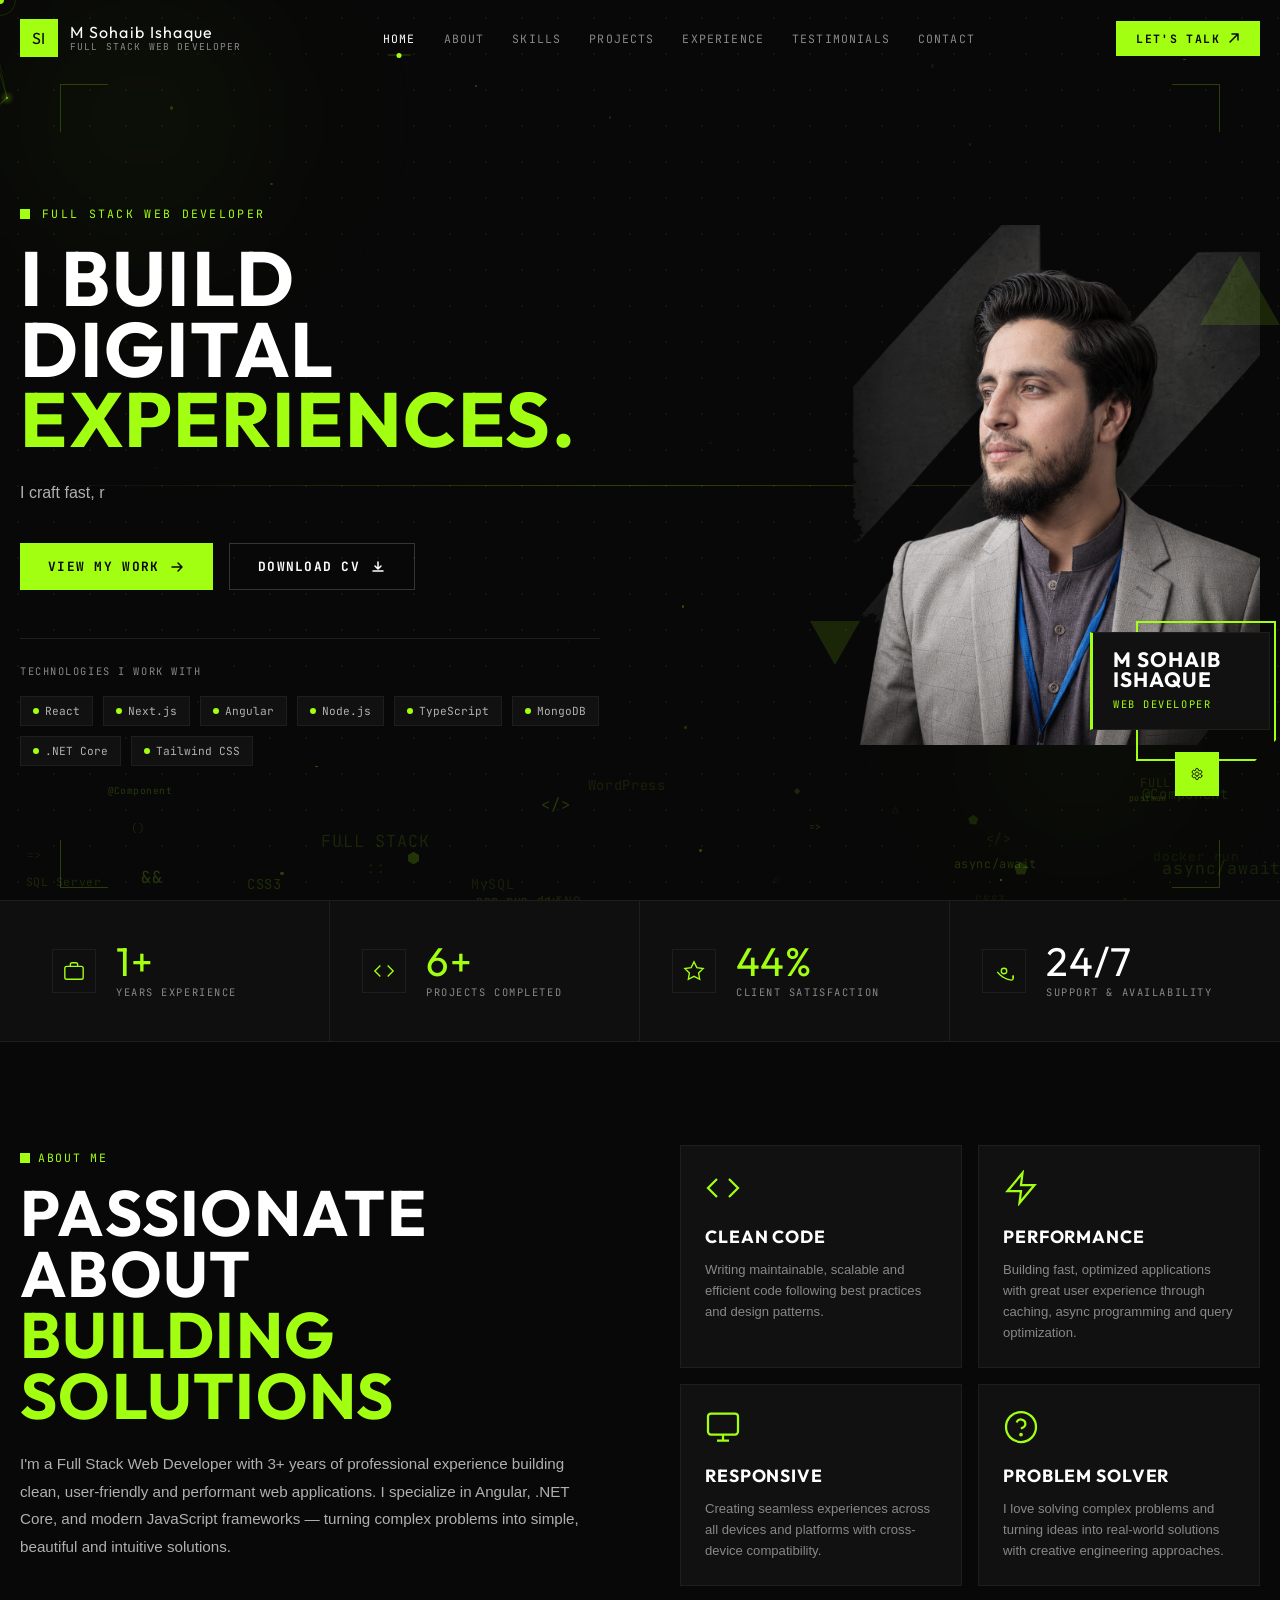
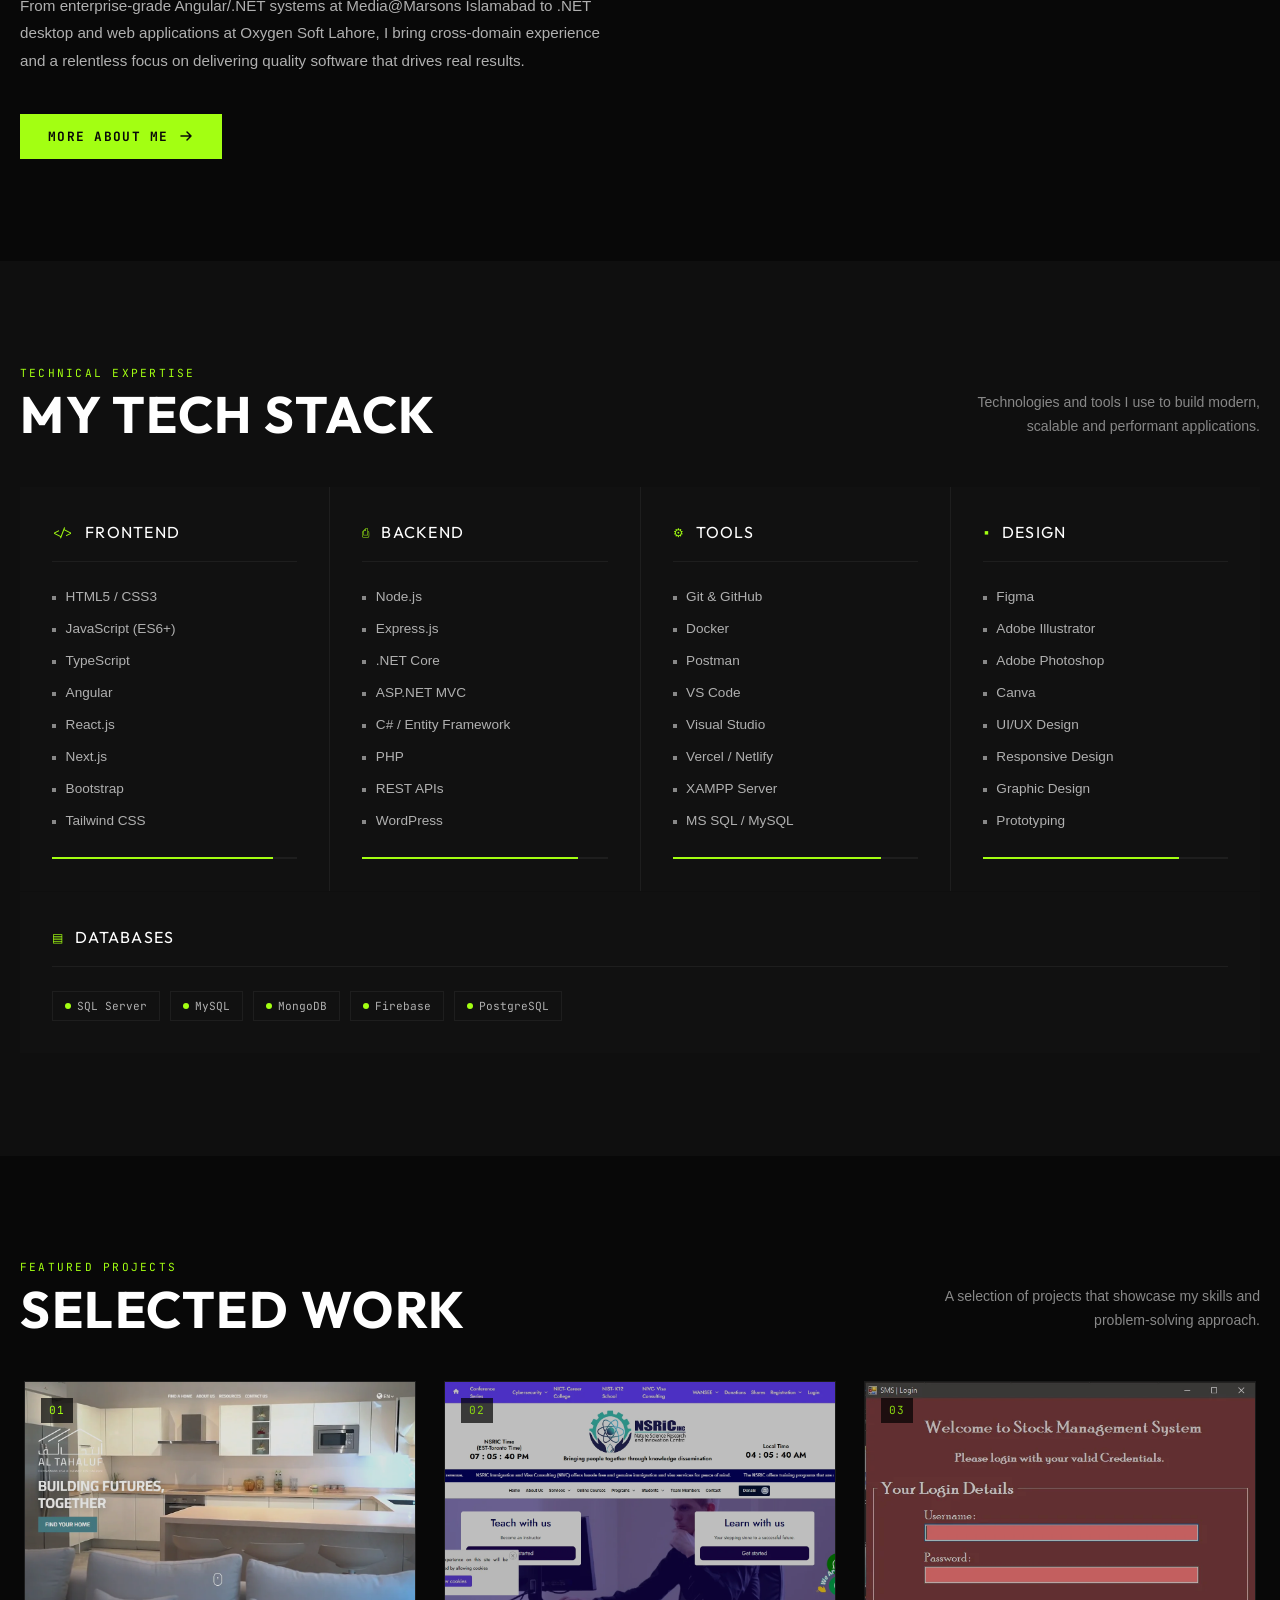
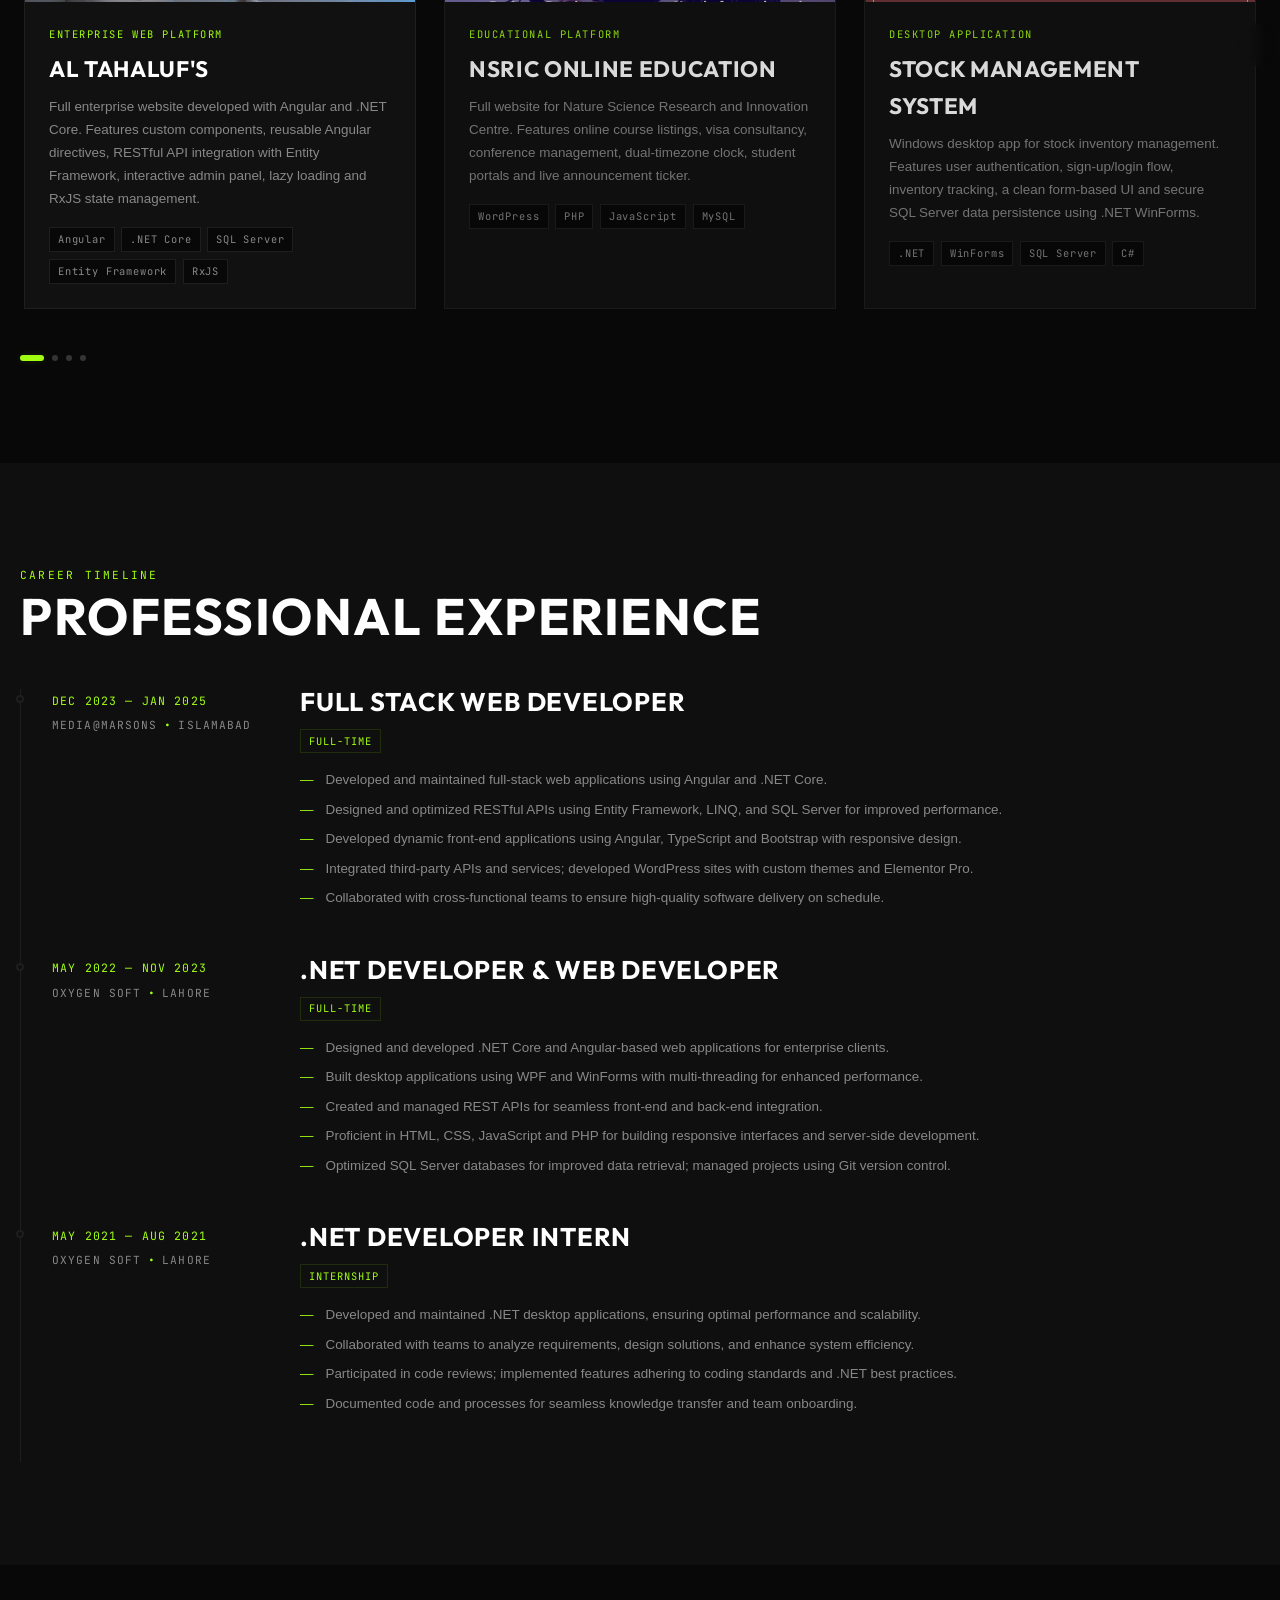
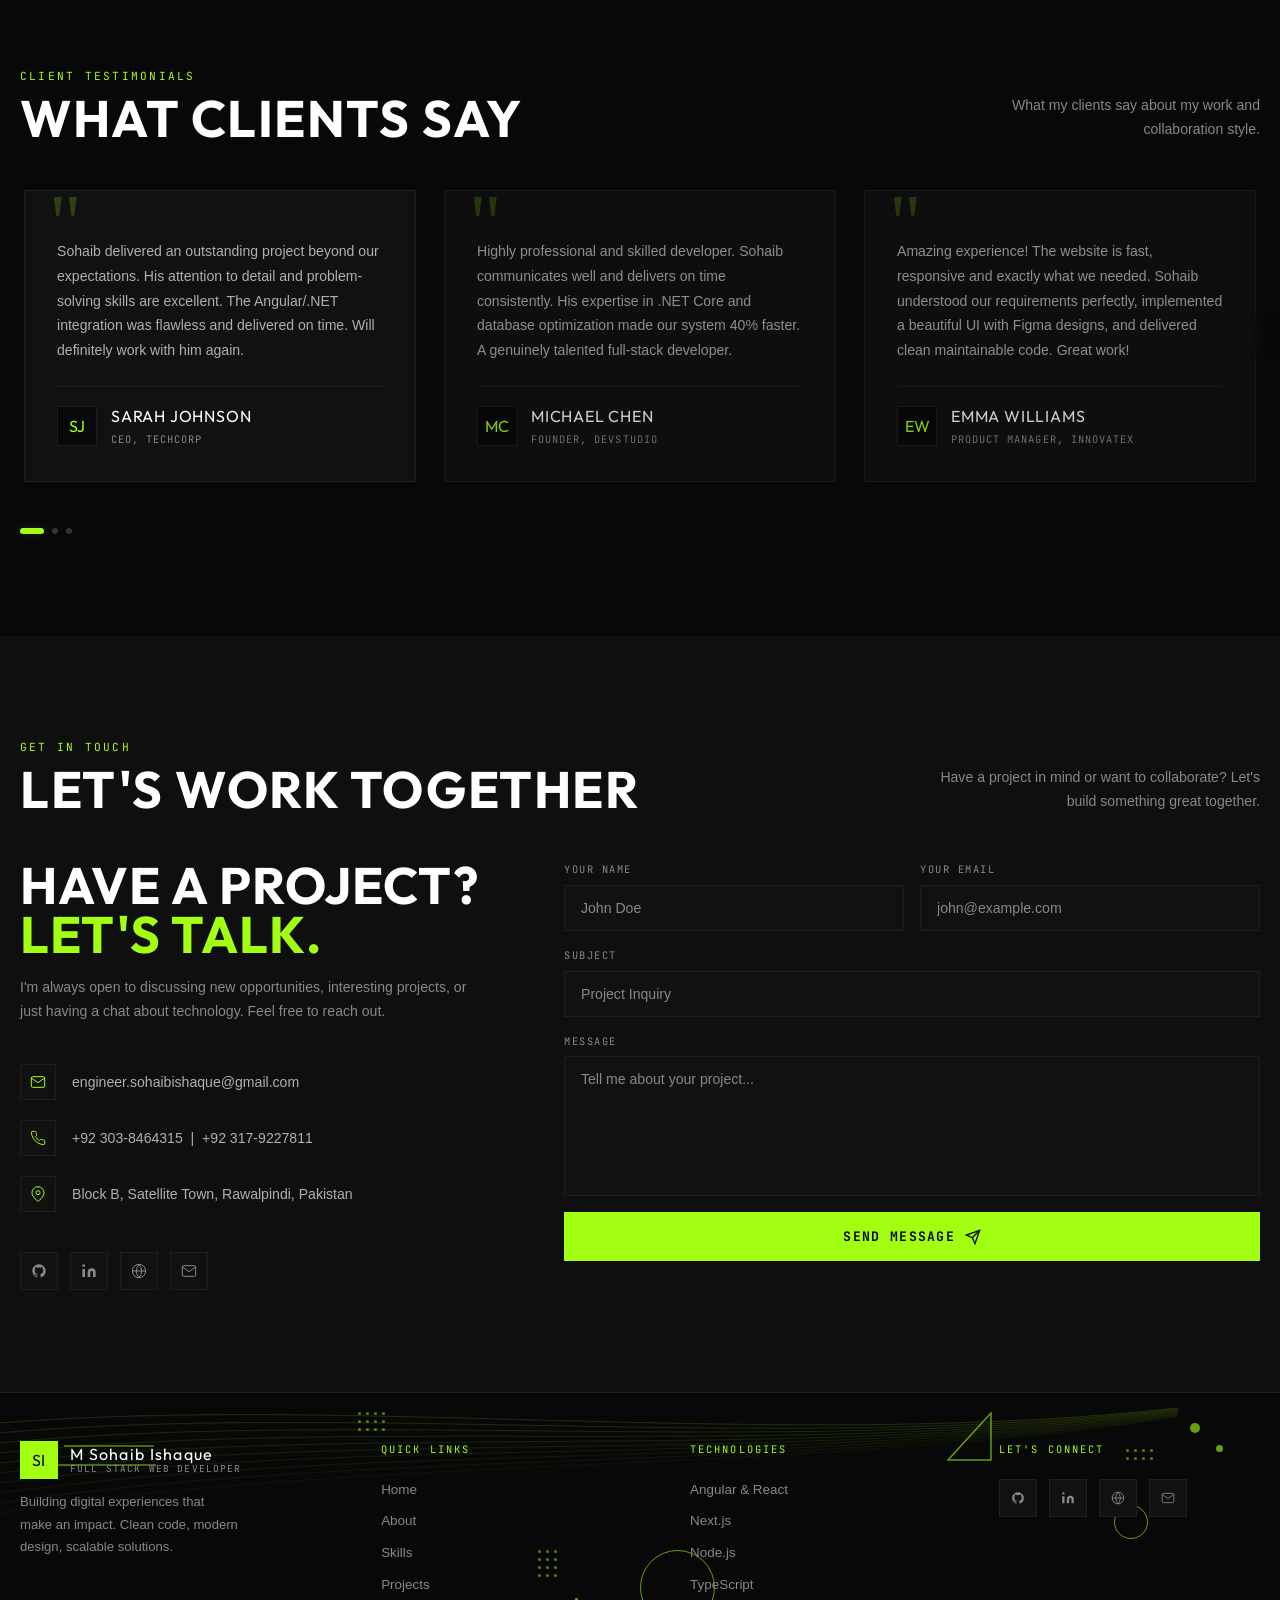
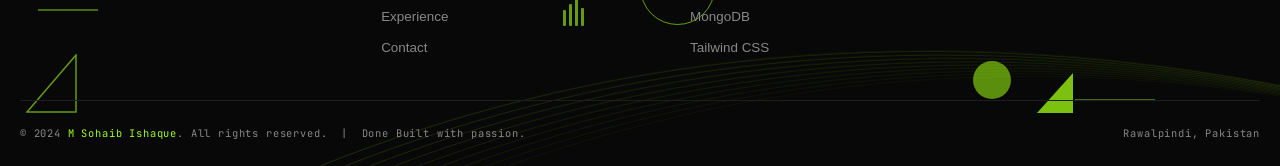
<file: index.html>
<!DOCTYPE html>
<html lang="en">

<head>
    <meta charset="UTF-8" />
    <meta name="viewport" content="width=device-width, initial-scale=1.0" />
    <meta name="description" content="M Sohaib Ishaque — Full Stack Web Developer. Angular, .NET Core, React, Node.js, TypeScript. Building digital experiences from Rawalpindi, Pakistan." />
    <title>M Sohaib Ishaque — Full Stack Web Developer</title>

    <!-- Preconnect for performance -->
    <link rel="preconnect" href="https://fonts.googleapis.com" />
    <link rel="preconnect" href="https://fonts.gstatic.com" crossorigin />

    <!-- Fonts -->
    <link href="https://fonts.googleapis.com/css2?family=Bebas+Neue&family=Barlow:wght@300;400;500;600;700&family=JetBrains+Mono:wght@400;700&display=swap" rel="stylesheet" />

    <!-- Stylesheet -->      
    <link rel="stylesheet" href="./assets/css/styles.css" />
<link rel="stylesheet" href="./assets/css/responsive.css" />

    <!-- Swiper.js CSS -->
    <link rel="stylesheet" href="https://cdn.jsdelivr.net/npm/swiper@11/swiper-bundle.min.css" />

    <!-- Carousel Styles -->
    <link rel="stylesheet" href="./assets/css/carousel.css" />
    <style>
        .project-thumb-screenshot {
          position: absolute;
          inset: 0;
          width: 100%;
          height: 100%;
          object-fit: cover;
          object-position: top;
          transition: transform 0.5s ease, filter 0.3s ease;
          filter: brightness(0.88) saturate(1.05);
        }
        .project-card:hover .project-thumb-screenshot {
          transform: scale(1.05);
          filter: brightness(0.6) saturate(1.1);
        }
    </style>

    <!-- Favicon inline -->
     <link rel="icon" type="image/svg+xml" href="data:image/svg+xml,%3Csvg xmlns='http://www.w3.org/2000/svg' viewBox='0 0 32 32'%3E%3Crect width='32' height='32' fill='%23A3FF12'/%3E%3Ctext x='50%25' y='50%25' dominant-baseline='central' text-anchor='middle' font-family='sans-serif' font-weight='900' font-size='14' fill='%23000'%3ESI%3C/text%3E%3C/svg%3E"
    />
</head>

<body>

    <!-- ════════════════════════════════════════
     PRELOADER
════════════════════════════════════════ -->
    <div id="preloader" aria-hidden="true">
        <div class="preloader-logo">SI</div>
        <div class="preloader-bar"></div>
    </div>

    <!-- ════════════════════════════════════════
     CUSTOM CURSOR
════════════════════════════════════════ -->
    <div class="cursor" aria-hidden="true"></div>
    <div class="cursor-ring" aria-hidden="true"></div>

    <!-- ════════════════════════════════════════
     BACK TO TOP
════════════════════════════════════════ -->
    <button class="back-top" aria-label="Back to top">
        <svg width="16" height="16" viewBox="0 0 16 16" fill="none">
            <path d="M8 12V4M4 8l4-4 4 4" stroke="currentColor" stroke-width="1.5" stroke-linecap="round" stroke-linejoin="round" />
        </svg>
    </button>


    <!-- ════════════════════════════════════════
     Customization Tab
════════════════════════════════════════ -->
    <button class="customize" id="customizeBtn" aria-label="Customize" aria-expanded="false" aria-controls="customizePanel">
        <svg width="16" height="16" viewBox="0 0 24 24" fill="none" xmlns="http://www.w3.org/2000/svg">
            <path d="M12 15C13.6569 15 15 13.6569 15 12C15 10.3431 13.6569 9 12 9C10.3431 9 9 10.3431 9 12C9 13.6569 10.3431 15 12 15Z" stroke="currentColor" stroke-width="1.5" stroke-linecap="round" stroke-linejoin="round" />
            <path d="M19.4 15.05L18.3 17.05C18.1 17.4 17.7 17.6 17.3 17.5L15.3 16.95C14.9 17.2 14.5 17.4 14.1 17.55L13.7 19.6C13.6 20 13.3 20.3 12.9 20.3H11.1C10.7 20.3 10.4 20 10.3 19.6L9.9 17.55C9.5 17.4 9.1 17.2 8.7 16.95L6.7 17.5C6.3 17.6 5.9 17.4 5.7 17.05L4.6 15.05C4.4 14.7 4.5 14.3 4.8 14.1L6.4 12.9C6.3 12.6 6.3 12.3 6.3 12C6.3 11.7 6.3 11.4 6.4 11.1L4.8 9.9C4.5 9.7 4.4 9.3 4.6 8.95L5.7 6.95C5.9 6.6 6.3 6.4 6.7 6.5L8.7 7.05C9.1 6.8 9.5 6.6 9.9 6.45L10.3 4.4C10.4 4 10.7 3.7 11.1 3.7H12.9C13.3 3.7 13.6 4 13.7 4.4L14.1 6.45C14.5 6.6 14.9 6.8 15.3 7.05L17.3 6.5C17.7 6.4 18.1 6.6 18.3 6.95L19.4 8.95C19.6 9.3 19.5 9.7 19.2 9.9L17.6 11.1C17.7 11.4 17.7 11.7 17.7 12C17.7 12.3 17.7 12.6 17.6 12.9L19.2 14.1C19.5 14.3 19.6 14.7 19.4 15.05Z"
            stroke="currentColor" stroke-width="1.5" stroke-linecap="round" stroke-linejoin="round" />
        </svg>
    </button>

    <!-- ════════════════════════════════════════
     Customize Dropdown Panel
════════════════════════════════════════ -->
    <div class="customize-panel" id="customizePanel" aria-hidden="true" role="dialog" aria-label="Theme settings">

        <!-- Panel header -->
        <div class="cp-header">
            <div class="cp-header-left">
                <svg width="14" height="14" viewBox="0 0 16 16" fill="none" aria-hidden="true">
                    <path d="M8 1l1.5 3.5L13 6l-3.5 1.5L8 11 6.5 7.5 3 6l3.5-1.5z" fill="rgba(180,150,255,0.9)" />
                    <circle cx="13" cy="2" r="1" fill="rgba(180,150,255,0.7)" />
                </svg>
                <span>Customization</span>
            </div>
            <button class="cp-close" id="customizePanelClose" aria-label="Close customize panel">
                <svg width="14" height="14" viewBox="0 0 14 14" fill="none">
                    <line x1="2" y1="2" x2="12" y2="12" stroke="currentColor" stroke-width="1.5" stroke-linecap="round" />
                    <line x1="12" y1="2" x2="2" y2="12" stroke="currentColor" stroke-width="1.5" stroke-linecap="round" />
                </svg>
            </button>
        </div>

        <!-- Accent line -->
        <div class="cp-accent-bar" aria-hidden="true"></div>
        <div class="cp-streak" aria-hidden="true"></div>

        <!-- ── Section: Theme Mode ── -->
        <p class="cp-section-label">
            Theme
        </p>

        <div class="cp-theme-grid" id="cpThemeGrid">

            <!-- Light -->
            <div class="cp-theme-card" data-theme="light" role="radio" aria-checked="false" tabindex="0">
                <div class="cp-icon-wrap">
                    <svg width="20" height="20" viewBox="0 0 24 24" fill="none" stroke="rgba(200,180,255,0.85)" stroke-width="1.8" stroke-linecap="round" aria-hidden="true">
                        <circle cx="12" cy="12" r="4" />
                        <line x1="12" y1="2" x2="12" y2="4" />
                        <line x1="12" y1="20" x2="12" y2="22" />
                        <line x1="2" y1="12" x2="4" y2="12" />
                        <line x1="20" y1="12" x2="22" y2="12" />
                        <line x1="4.93" y1="4.93" x2="6.34" y2="6.34" />
                        <line x1="17.66" y1="17.66" x2="19.07" y2="19.07" />
                        <line x1="4.93" y1="19.07" x2="6.34" y2="17.66" />
                        <line x1="17.66" y1="6.34" x2="19.07" y2="4.93" />
                    </svg>
                </div>
            </div>

            <!-- Dark (default) -->
            <div class="cp-theme-card active" data-theme="dark" role="radio" aria-checked="true" tabindex="0">
                <div class="cp-icon-wrap">
                    <svg width="20" height="20" viewBox="0 0 24 24" fill="none" stroke="rgba(200,180,255,0.95)" stroke-width="1.8" stroke-linecap="round" aria-hidden="true">
                        <path d="M21 12.79A9 9 0 1 1 11.21 3 7 7 0 0 0 21 12.79z" />
                    </svg>
                </div>
            </div>

            <!-- System -->
            <div class="cp-theme-card" data-theme="system" role="radio" aria-checked="false" tabindex="0">
                <div class="cp-icon-wrap">
                    <svg width="20" height="20" viewBox="0 0 24 24" fill="none" stroke="rgba(200,180,255,0.85)" stroke-width="1.8" stroke-linecap="round" stroke-linejoin="round" aria-hidden="true">
                        <rect x="2" y="3" width="20" height="14" rx="2" />
                        <path d="M8 21h8M12 17v4" />
                    </svg>
                </div>
            </div>

        </div>

        <!-- ── Section: Preset Themes ── -->
        <div class="cp-presets-header">
            <div>
                <p class="cp-section-label" style="margin-bottom:2px">Preset Themes</p>
            </div>
        </div>

        <div class="cp-carousel-wrap">
            <div class="cp-carousel" id="cpSwatchCarousel">

                <div class="cp-swatch" data-swatch="deep-violet">
                    <div class="cp-swatch-box active" style="background:linear-gradient(135deg,#A3FF12 0%,#89d313 50%,#6ca116 100%)">
                        <div class="cp-check" aria-hidden="true">
                            <svg width="9" height="9" viewBox="0 0 10 10" fill="none">
                                <polyline points="2,5 4,7.5 8,3" stroke="#7c3aed" stroke-width="1.8" stroke-linecap="round" stroke-linejoin="round" />
                            </svg>
                        </div>
                        <div class="cp-swatch-radio" aria-hidden="true"></div>
                    </div>
                    <div class="cp-swatch-label">Deep Violet</div>
                </div>

                <div class="cp-swatch" data-swatch="electric-blue">
                    <div class="cp-swatch-box" style="background:linear-gradient(135deg,#1e40af 0%,#2563eb 50%,#60a5fa 100%)">
                        <div class="cp-check" aria-hidden="true">
                            <svg width="9" height="9" viewBox="0 0 10 10" fill="none">
                                <polyline points="2,5 4,7.5 8,3" stroke="#2563eb" stroke-width="1.8" stroke-linecap="round" stroke-linejoin="round" />
                            </svg>
                        </div>
                        <div class="cp-swatch-radio" aria-hidden="true"></div>
                    </div>
                    <div class="cp-swatch-label">Electric Blue</div>
                </div>

                <div class="cp-swatch" data-swatch="warm-amber">
                    <div class="cp-swatch-box" style="background:linear-gradient(135deg,#b45309 0%,#f59e0b 50%,#fcd34d 100%)">
                        <div class="cp-check" aria-hidden="true">
                            <svg width="9" height="9" viewBox="0 0 10 10" fill="none">
                                <polyline points="2,5 4,7.5 8,3" stroke="#f59e0b" stroke-width="1.8" stroke-linecap="round" stroke-linejoin="round" />
                            </svg>
                        </div>
                        <div class="cp-swatch-radio" aria-hidden="true"></div>
                    </div>
                    <div class="cp-swatch-label">Warm Amber</div>
                </div>

                <div class="cp-swatch" data-swatch="soft-rose">
                    <div class="cp-swatch-box" style="background:linear-gradient(135deg,#9f1239 0%,#f43f5e 50%,#fda4af 100%)">
                        <div class="cp-check" aria-hidden="true">
                            <svg width="9" height="9" viewBox="0 0 10 10" fill="none">
                                <polyline points="2,5 4,7.5 8,3" stroke="#f43f5e" stroke-width="1.8" stroke-linecap="round" stroke-linejoin="round" />
                            </svg>
                        </div>
                        <div class="cp-swatch-radio" aria-hidden="true"></div>
                    </div>
                    <div class="cp-swatch-label">Soft Rose</div>
                </div>
                <div class="cp-swatch" data-swatch="sunset-orange">
                    <div class="cp-swatch-box" style="background:linear-gradient(135deg,#c2410c 0%,#ea580c 50%,#fb923c 100%)">
                        <div class="cp-check" aria-hidden="true">
                            <svg width="9" height="9" viewBox="0 0 10 10" fill="none">
                                <polyline points="2,5 4,7.5 8,3" stroke="#ea580c" stroke-width="1.8" stroke-linecap="round" stroke-linejoin="round" />
                            </svg>
                        </div>
                        <div class="cp-swatch-radio" aria-hidden="true"></div>
                    </div>
                    <div class="cp-swatch-label">Sunset Orange</div>
                </div>

            </div>
        </div>
    </div>
    <!-- /.customize-panel -->

    <!-- ════════════════════════════════════════
     MOBILE MENU
════════════════════════════════════════ -->
    <nav class="mobile-menu" aria-label="Mobile navigation">
        <a href="index.html" class="mobile-nav-link">Home</a>
        <a href="about.html" class="mobile-nav-link">About</a>
        <a href="skills.html" class="mobile-nav-link">Skills</a>
        <a href="projects.html" class="mobile-nav-link">Projects</a>
        <a href="experience.html" class="mobile-nav-link">Experience</a>
        <a href="testimonials.html" class="mobile-nav-link">Testimonials</a>
        <a href="contact.html" class="mobile-nav-link">Contact</a>
    </nav>

    <!-- ════════════════════════════════════════
     NAVBAR
════════════════════════════════════════ -->
    <header class="navbar" role="banner">
        <div class="container">
            <div class="nav-inner">

                <!-- Logo -->
                <a href="index.html" class="nav-logo" aria-label="M Sohaib Ishaque — Home">
                    <div class="logo-box" aria-hidden="true">SI</div>
                    <div class="logo-text">
                        <span class="logo-name">M Sohaib Ishaque</span>
                        <span class="logo-role">Full Stack Web Developer</span>
                    </div>
                </a>

                <!-- Desktop Nav -->
                <nav class="nav-menu" aria-label="Main navigation">
                    <a href="index.html" class="nav-link active">Home</a>
                    <a href="about.html" class="nav-link">About</a>
                    <a href="skills.html" class="nav-link">Skills</a>
                    <a href="projects.html" class="nav-link">Projects</a>
                    <a href="experience.html" class="nav-link">Experience</a>
                    <a href="testimonials.html" class="nav-link">Testimonials</a>
                    <a href="contact.html" class="nav-link">Contact</a>
                </nav>

                <!-- CTA + Hamburger -->
                <div class="nav-right-btns">
                    <a href="contact.html" class="nav-cta">
            Let's Talk
            <svg width="12" height="12" viewBox="0 0 12 12" fill="none" aria-hidden="true">
              <path d="M2 10L10 2M10 2H4M10 2v6" stroke="currentColor" stroke-width="1.5" stroke-linecap="round"/>
            </svg>
          </a>
                    <button class="hamburger" aria-label="Toggle menu" aria-expanded="false">
                        <span></span><span></span><span></span>
                    </button>
                </div>
            </div>
        </div>
    </header>

    <!-- ════════════════════════════════════════
     01 — HERO
════════════════════════════════════════ -->
    <section id="home" aria-label="Hero">
        <div class="hero-grid-bg" aria-hidden="true"></div>
        <div class="hero-glow" aria-hidden="true"></div>

        <div class="container">
            <div class="hero-inner">

                <!-- Left: Text -->
                <div class="hero-content">
                    <p class="hero-label" aria-hidden="true">Full Stack Web Developer</p>

                    <h1 class="hero-headline">
          <span class="line-white glitch-word" data-orig="I BUILD">I BUILD</span>
          <span class="line-white glitch-word" data-orig="DIGITAL">DIGITAL</span>
          <span class="line-accent glitch-word" data-orig="EXPERIENCES.">EXPERIENCES.</span>
        </h1>

                    <p class="hero-sub" data-text="I craft fast, responsive and scalable web applications with modern technologies and clean code.">
                        <!-- filled by typewriter JS -->
                    </p>

                    <div class="hero-btns">
                        <a href="projects.html" class="btn btn-primary">
            View My Work
            <svg width="16" height="16" viewBox="0 0 16 16" fill="none" aria-hidden="true">
              <path d="M3 8h10M9 4l4 4-4 4" stroke="currentColor" stroke-width="1.5" stroke-linecap="round" stroke-linejoin="round"/>
            </svg>
          </a>
                        <a href="./assets/Sohaib_Ishaque_CV.pdf" download class="btn btn-outline">
            Download CV
            <svg width="16" height="16" viewBox="0 0 16 16" fill="none" aria-hidden="true">
              <path d="M8 3v7M5 7l3 3 3-3M3 12h10" stroke="currentColor" stroke-width="1.5" stroke-linecap="round" stroke-linejoin="round"/>
            </svg>
          </a>
                    </div>

                    <!-- Tech pills -->
                    <div class="hero-tech">
                        <p class="hero-tech-label">Technologies I Work With</p>
                        <div class="tech-pills">
                            <span class="tech-pill"><span class="tech-pill-dot" aria-hidden="true"></span>React</span>
                            <span class="tech-pill"><span class="tech-pill-dot" aria-hidden="true"></span>Next.js</span>
                            <span class="tech-pill"><span class="tech-pill-dot" aria-hidden="true"></span>Angular</span>
                            <span class="tech-pill"><span class="tech-pill-dot" aria-hidden="true"></span>Node.js</span>
                            <span class="tech-pill"><span class="tech-pill-dot" aria-hidden="true"></span>TypeScript</span>
                            <span class="tech-pill"><span class="tech-pill-dot" aria-hidden="true"></span>MongoDB</span>
                            <span class="tech-pill"><span class="tech-pill-dot" aria-hidden="true"></span>.NET Core</span>
                            <span class="tech-pill"><span class="tech-pill-dot" aria-hidden="true"></span>Tailwind CSS</span>
                        </div>
                    </div>
                </div>

                <!-- Right: Image -->
                <div class="hero-visual">
                    <div class="hero-img-wrap">
                        <div class="hero-img-bg" aria-hidden="true"></div>
                        <img src="./assets/images/1.png" alt="M Sohaib Ishaque — Full Stack Web Developer" class="hero-img" loading="eager" />
                        <div class="hero-img-accent" aria-hidden="true"></div>

                        <!-- Name Card -->
                        <div class="hero-name-card" aria-label="Developer info">
                            <h3>M Sohaib<br/>Ishaque</h3>
                            <p>Web Developer</p>
                        </div>

                        <!-- Decorative geometry -->
                        <div class="geo-tri geo-tri-1" aria-hidden="true"></div>
                        <div class="geo-tri geo-tri-2" aria-hidden="true"></div>
                    </div>
                </div>

            </div>
        </div>
    </section>

    <!-- ════════════════════════════════════════
     METRICS BAR
════════════════════════════════════════ -->
    <section id="metrics" aria-label="Key achievements">
        <div class="container">
            <div class="metrics-grid">

                <div class="metric-item reveal">
                    <div class="metric-icon" aria-hidden="true">
                        <svg width="22" height="22" viewBox="0 0 24 24" fill="none" stroke="currentColor" stroke-width="1.5">
                            <rect x="2" y="7" width="20" height="14" rx="2" />
                            <path d="M16 7V5a2 2 0 0 0-2-2h-4a2 2 0 0 0-2 2v2" />
                        </svg>
                    </div>
                    <div>
                        <div class="metric-num"><span data-target="3" data-suffix="+">0+</span></div>
                        <div class="metric-label">Years Experience</div>
                    </div>
                </div>

                <div class="metric-item reveal">
                    <div class="metric-icon" aria-hidden="true">
                        <svg width="22" height="22" viewBox="0 0 24 24" fill="none" stroke="currentColor" stroke-width="1.5">
                            <polyline points="16 18 22 12 16 6" />
                            <polyline points="8 6 2 12 8 18" />
                        </svg>
                    </div>
                    <div>
                        <div class="metric-num"><span data-target="15" data-suffix="+">0+</span></div>
                        <div class="metric-label">Projects Completed</div>
                    </div>
                </div>

                <div class="metric-item reveal">
                    <div class="metric-icon" aria-hidden="true">
                        <svg width="22" height="22" viewBox="0 0 24 24" fill="none" stroke="currentColor" stroke-width="1.5">
                            <polygon points="12 2 15.09 8.26 22 9.27 17 14.14 18.18 21.02 12 17.77 5.82 21.02 7 14.14 2 9.27 8.91 8.26 12 2" />
                        </svg>
                    </div>
                    <div>
                        <div class="metric-num"><span data-target="100" data-suffix="%">0%</span></div>
                        <div class="metric-label">Client Satisfaction</div>
                    </div>
                </div>

                <div class="metric-item reveal">
                    <div class="metric-icon" aria-hidden="true">
                        <svg width="22" height="22" viewBox="0 0 24 24" fill="none" stroke="currentColor" stroke-width="1.5">
                            <path d="M22 16.92v3a2 2 0 0 1-2.18 2 19.79 19.79 0 0 1-8.63-3.07A19.5 19.5 0 0 1 4.69 13" />
                            <path d="M22 16.92v3" />
                            <circle cx="12" cy="12" r="3" />
                        </svg>
                    </div>
                    <div>
                        <div class="metric-num">24/7</div>
                        <div class="metric-label">Support &amp; Availability</div>
                    </div>
                </div>

            </div>
        </div>
    </section>

    <!-- ════════════════════════════════════════
     02 — ABOUT
════════════════════════════════════════ -->
    <section id="about" aria-label="About me">
        <div class="container">
            <div class="section-wrap">
                <div class="section-side" aria-hidden="true">
                    <span class="section-num">02</span>
                    <span>About</span>
                </div>

                <div class="about-grid">
                    <!-- Left -->
                    <div class="reveal-left">
                        <span class="accent-tag">About Me</span>
                        <h2 class="about-heading">
            Passionate About<br/>
            <strong>Building Solutions</strong>
          </h2>
                        <p class="about-body">
                            I'm a Full Stack Web Developer with 3+ years of professional experience building clean, user-friendly and performant web applications. I specialize in Angular, .NET Core, and modern JavaScript frameworks — turning complex problems into simple, beautiful
                            and intuitive solutions.
                        </p>
                        <p class="about-body">
                            From enterprise-grade Angular/.NET systems at Media@Marsons Islamabad to .NET desktop and web applications at Oxygen Soft Lahore, I bring cross-domain experience and a relentless focus on delivering quality software that drives real results.
                        </p>
                        <a href="contact.html" class="btn btn-primary" style="margin-top:0.5rem">
            More About Me
            <svg width="16" height="16" viewBox="0 0 16 16" fill="none" aria-hidden="true">
              <path d="M3 8h10M9 4l4 4-4 4" stroke="currentColor" stroke-width="1.5" stroke-linecap="round" stroke-linejoin="round"/>
            </svg>
          </a>
                    </div>

                    <!-- Right: Values -->
                    <div class="about-values reveal-right">

                        <div class="value-card">
                            <div class="value-icon" aria-hidden="true">
                                <svg viewBox="0 0 24 24" fill="none" stroke="currentColor" stroke-width="1.5">
                                    <polyline points="16 18 22 12 16 6" />
                                    <polyline points="8 6 2 12 8 18" />
                                </svg>
                            </div>
                            <h3 class="value-title">Clean Code</h3>
                            <p class="value-desc">Writing maintainable, scalable and efficient code following best practices and design patterns.</p>
                        </div>

                        <div class="value-card">
                            <div class="value-icon" aria-hidden="true">
                                <svg viewBox="0 0 24 24" fill="none" stroke="currentColor" stroke-width="1.5">
                                    <path d="M13 2L3 14h9l-1 8 10-12h-9l1-8z" />
                                </svg>
                            </div>
                            <h3 class="value-title">Performance</h3>
                            <p class="value-desc">Building fast, optimized applications with great user experience through caching, async programming and query optimization.</p>
                        </div>

                        <div class="value-card">
                            <div class="value-icon" aria-hidden="true">
                                <svg viewBox="0 0 24 24" fill="none" stroke="currentColor" stroke-width="1.5">
                                    <rect x="2" y="3" width="20" height="14" rx="2" />
                                    <path d="M8 21h8M12 17v4" />
                                </svg>
                            </div>
                            <h3 class="value-title">Responsive</h3>
                            <p class="value-desc">Creating seamless experiences across all devices and platforms with cross-device compatibility.</p>
                        </div>

                        <div class="value-card">
                            <div class="value-icon" aria-hidden="true">
                                <svg viewBox="0 0 24 24" fill="none" stroke="currentColor" stroke-width="1.5">
                                    <circle cx="12" cy="12" r="10" />
                                    <path d="M9.09 9a3 3 0 0 1 5.83 1c0 2-3 3-3 3" />
                                    <circle cx="12" cy="17" r=".5" fill="currentColor" />
                                </svg>
                            </div>
                            <h3 class="value-title">Problem Solver</h3>
                            <p class="value-desc">I love solving complex problems and turning ideas into real-world solutions with creative engineering approaches.</p>
                        </div>

                    </div>
                </div>
            </div>
        </div>
    </section>

    <!-- ════════════════════════════════════════
     03 — SKILLS
════════════════════════════════════════ -->
    <section id="skills" aria-label="Technical expertise">
        <div class="container">
            <div class="section-wrap">
                <div class="section-side" aria-hidden="true">
                    <span class="section-num">03</span>
                    <span>Skills</span>
                </div>

                <div class="section-header">
                    <div class="section-title-group reveal-left">
                        <p class="section-label">Technical Expertise</p>
                        <h2 class="section-title">My Tech Stack</h2>
                    </div>
                    <p class="section-desc reveal">Technologies and tools I use to build modern, scalable and performant applications.</p>
                </div>

                <div class="skills-grid reveal">

                    <!-- Frontend -->
                    <div class="skill-category">
                        <div class="skill-cat-header">
                            <span class="skill-cat-icon">&lt;/&gt;</span>
                            <span class="skill-cat-name">Frontend</span>
                        </div>
                        <ul class="skill-list" aria-label="Frontend skills">
                            <li class="skill-item">HTML5 / CSS3</li>
                            <li class="skill-item">JavaScript (ES6+)</li>
                            <li class="skill-item">TypeScript</li>
                            <li class="skill-item">Angular</li>
                            <li class="skill-item">React.js</li>
                            <li class="skill-item">Next.js</li>
                            <li class="skill-item">Bootstrap</li>
                            <li class="skill-item">Tailwind CSS</li>
                        </ul>
                        <div class="skill-cat-bar">
                            <div class="skill-cat-bar-fill" data-width="90%"></div>
                        </div>
                    </div>

                    <!-- Backend -->
                    <div class="skill-category">
                        <div class="skill-cat-header">
                            <span class="skill-cat-icon">&#9113;</span>
                            <span class="skill-cat-name">Backend</span>
                        </div>
                        <ul class="skill-list" aria-label="Backend skills">
                            <li class="skill-item">Node.js</li>
                            <li class="skill-item">Express.js</li>
                            <li class="skill-item">.NET Core</li>
                            <li class="skill-item">ASP.NET MVC</li>
                            <li class="skill-item">C# / Entity Framework</li>
                            <li class="skill-item">PHP</li>
                            <li class="skill-item">REST APIs</li>
                            <li class="skill-item">WordPress</li>
                        </ul>
                        <div class="skill-cat-bar">
                            <div class="skill-cat-bar-fill" data-width="88%"></div>
                        </div>
                    </div>

                    <!-- Tools -->
                    <div class="skill-category">
                        <div class="skill-cat-header">
                            <span class="skill-cat-icon">&#9881;</span>
                            <span class="skill-cat-name">Tools</span>
                        </div>
                        <ul class="skill-list" aria-label="Tools">
                            <li class="skill-item">Git &amp; GitHub</li>
                            <li class="skill-item">Docker</li>
                            <li class="skill-item">Postman</li>
                            <li class="skill-item">VS Code</li>
                            <li class="skill-item">Visual Studio</li>
                            <li class="skill-item">Vercel / Netlify</li>
                            <li class="skill-item">XAMPP Server</li>
                            <li class="skill-item">MS SQL / MySQL</li>
                        </ul>
                        <div class="skill-cat-bar">
                            <div class="skill-cat-bar-fill" data-width="85%"></div>
                        </div>
                    </div>

                    <!-- Databases & Design -->
                    <div class="skill-category">
                        <div class="skill-cat-header">
                            <span class="skill-cat-icon">&#9642;</span>
                            <span class="skill-cat-name">Design</span>
                        </div>
                        <ul class="skill-list" aria-label="Design skills">
                            <li class="skill-item">Figma</li>
                            <li class="skill-item">Adobe Illustrator</li>
                            <li class="skill-item">Adobe Photoshop</li>
                            <li class="skill-item">Canva</li>
                            <li class="skill-item">UI/UX Design</li>
                            <li class="skill-item">Responsive Design</li>
                            <li class="skill-item">Graphic Design</li>
                            <li class="skill-item">Prototyping</li>
                        </ul>
                        <div class="skill-cat-bar">
                            <div class="skill-cat-bar-fill" data-width="80%"></div>
                        </div>
                    </div>

                </div>

                <!-- Databases row -->
                <div style="margin-top:1px;background:var(--border);">
                    <div class="skill-category" style="background:var(--bg-card);">
                        <div class="skill-cat-header">
                            <span class="skill-cat-icon">&#9636;</span>
                            <span class="skill-cat-name">Databases</span>
                        </div>
                        <div style="display:flex;flex-wrap:wrap;gap:0.6rem;">
                            <span class="tech-pill"><span class="tech-pill-dot"></span>SQL Server</span>
                            <span class="tech-pill"><span class="tech-pill-dot"></span>MySQL</span>
                            <span class="tech-pill"><span class="tech-pill-dot"></span>MongoDB</span>
                            <span class="tech-pill"><span class="tech-pill-dot"></span>Firebase</span>
                            <span class="tech-pill"><span class="tech-pill-dot"></span>PostgreSQL</span>
                        </div>
                    </div>
                </div>

            </div>
        </div>
    </section>

    <!-- ════════════════════════════════════════
     04 — PROJECTS
════════════════════════════════════════ -->
    <section id="projects" aria-label="Featured projects">
        <div class="container">
            <div class="section-wrap">
                <div class="section-side" aria-hidden="true">
                    <span class="section-num">04</span>
                    <span>Projects</span>
                </div>

                <div class="section-header">
                    <div class="section-title-group reveal-left">
                        <p class="section-label">Featured Projects</p>
                        <h2 class="section-title">Selected Work</h2>
                    </div>
                    <p class="section-desc reveal">A selection of projects that showcase my skills and problem-solving approach.</p>
                </div>

                <div class="projects-grid">

                    <!-- Project 1 -->
                    <article class="project-card reveal" tabindex="0" aria-label="Al Tahaluf's Website project">
                        <div class="project-thumb">
                            <img src="./assets/images/al-tahaluf-.webp" alt="Al Tahaluf's Admin Panel" class="project-thumb-screenshot" loading="lazy" />
                            <div class="project-num-badge">01</div>
                            <div class="project-overlay" aria-hidden="true">
                                <div class="project-overlay-icon">
                                    <svg width="20" height="20" viewBox="0 0 24 24" fill="none" stroke="currentColor" stroke-width="2">
                                        <path d="M18 13v6a2 2 0 0 1-2 2H5a2 2 0 0 1-2-2V8a2 2 0 0 1 2-2h6" />
                                        <polyline points="15 3 21 3 21 9" />
                                        <line x1="10" y1="14" x2="21" y2="3" />
                                    </svg>
                                </div>
                            </div>
                        </div>
                        <div class="project-body">
                            <p class="project-category">Enterprise Web Platform</p>
                            <h3 class="project-name">Al Tahaluf's</h3>
                            <p class="project-desc">Full enterprise website developed with Angular and .NET Core. Features custom components, reusable Angular directives, RESTful API integration with Entity Framework, interactive admin panel, lazy loading and RxJS state management.</p>
                            <div class="project-tags">
                                <span class="project-tag">Angular</span>
                                <span class="project-tag">.NET Core</span>
                                <span class="project-tag">SQL Server</span>
                                <span class="project-tag">Entity Framework</span>
                                <span class="project-tag">RxJS</span>
                            </div>
                        </div>
                    </article>

                    <!-- Project 2 -->
                    <article class="project-card reveal" tabindex="0" aria-label="Gossips Social Platform project">
                        <div class="project-thumb">
                            <img src="./assets/images/nsric.webp" alt="NSRIC Online Education Platform" class="project-thumb-screenshot" loading="lazy" />
                            <div class="project-num-badge">02</div>
                            <div class="project-overlay" aria-hidden="true">
                                <div class="project-overlay-icon">
                                    <svg width="20" height="20" viewBox="0 0 24 24" fill="none" stroke="currentColor" stroke-width="2">
                                        <path d="M18 13v6a2 2 0 0 1-2 2H5a2 2 0 0 1-2-2V8a2 2 0 0 1 2-2h6" />
                                        <polyline points="15 3 21 3 21 9" />
                                        <line x1="10" y1="14" x2="21" y2="3" />
                                    </svg>
                                </div>
                            </div>
                        </div>
                        <div class="project-body">
                            <p class="project-category">Educational Platform</p>
                            <h3 class="project-name">NSRIC Online Education</h3>
                            <p class="project-desc">Full website for Nature Science Research and Innovation Centre. Features online course listings, visa consultancy, conference management, dual-timezone clock, student portals and live announcement ticker.</p>
                            <div class="project-tags">
                                <span class="project-tag">WordPress</span>
                                <span class="project-tag">PHP</span>
                                <span class="project-tag">JavaScript</span>
                                <span class="project-tag">MySQL</span>
                            </div>
                        </div>
                    </article>

                    <!-- Project 3 -->
                    <article class="project-card reveal" tabindex="0" aria-label="Simplicity Trading Academy project">
                        <div class="project-thumb">
                            <img src="./assets/images/stack-management.webp" alt="Stock Management System Desktop App" class="project-thumb-screenshot" loading="lazy" />
                            <div class="project-num-badge">03</div>
                            <div class="project-overlay" aria-hidden="true">
                                <div class="project-overlay-icon">
                                    <svg width="20" height="20" viewBox="0 0 24 24" fill="none" stroke="currentColor" stroke-width="2">
                                        <path d="M18 13v6a2 2 0 0 1-2 2H5a2 2 0 0 1-2-2V8a2 2 0 0 1 2-2h6" />
                                        <polyline points="15 3 21 3 21 9" />
                                        <line x1="10" y1="14" x2="21" y2="3" />
                                    </svg>
                                </div>
                            </div>
                        </div>
                        <div class="project-body">
                            <p class="project-category">Desktop Application</p>
                            <h3 class="project-name">Stock Management System</h3>
                            <p class="project-desc">Windows desktop app for stock inventory management. Features user authentication, sign-up/login flow, inventory tracking, a clean form-based UI and secure SQL Server data persistence using .NET WinForms.</p>
                            <div class="project-tags">
                                <span class="project-tag">.NET</span>
                                <span class="project-tag">WinForms</span>
                                <span class="project-tag">SQL Server</span>
                                <span class="project-tag">C#</span>
                            </div>
                        </div>
                    </article>

                    <!-- Project 4 -->
                    <article class="project-card reveal" tabindex="0" aria-label="Online Quiz System project">
                        <div class="project-thumb">
                            <img src="./assets/images/online-quiz.webp" alt="Online Quiz System" class="project-thumb-screenshot" loading="lazy" />
                            <div class="project-num-badge">04</div>
                            <div class="project-overlay" aria-hidden="true">
                                <div class="project-overlay-icon">
                                    <svg width="20" height="20" viewBox="0 0 24 24" fill="none" stroke="currentColor" stroke-width="2">
                                        <path d="M18 13v6a2 2 0 0 1-2 2H5a2 2 0 0 1-2-2V8a2 2 0 0 1 2-2h6" />
                                        <polyline points="15 3 21 3 21 9" />
                                        <line x1="10" y1="14" x2="21" y2="3" />
                                    </svg>
                                </div>
                            </div>
                        </div>
                        <div class="project-body">
                            <p class="project-category">Web Application</p>
                            <h3 class="project-name">Online Quiz System</h3>
                            <p class="project-desc">Feature-rich online quiz platform using .NET, C# and Windows Forms. Includes secure authentication, admin panel for quiz management, multiple question types, time limits, and a backend database for results and analytics.</p>
                            <div class="project-tags">
                                <span class="project-tag">.NET</span>
                                <span class="project-tag">C#</span>
                                <span class="project-tag">SQL Server</span>
                                <span class="project-tag">Authentication</span>
                                <span class="project-tag">Admin Panel</span>
                            </div>
                        </div>
                    </article>

                    <!-- Project 5 -->
                    <article class="project-card reveal" tabindex="0" aria-label="QRMF Medical System project">
                        <div class="project-thumb">
                            <img src="./assets/images/medical.webp" alt="QRMF Medical Force Website" class="project-thumb-screenshot" loading="lazy" />
                            <div class="project-num-badge">05</div>
                            <div class="project-overlay" aria-hidden="true">
                                <div class="project-overlay-icon">
                                    <svg width="20" height="20" viewBox="0 0 24 24" fill="none" stroke="currentColor" stroke-width="2">
                                        <path d="M18 13v6a2 2 0 0 1-2 2H5a2 2 0 0 1-2-2V8a2 2 0 0 1 2-2h6" />
                                        <polyline points="15 3 21 3 21 9" />
                                        <line x1="10" y1="14" x2="21" y2="3" />
                                    </svg>
                                </div>
                            </div>
                        </div>
                        <div class="project-body">
                            <p class="project-category">Medical Information System</p>
                            <h3 class="project-name">QRMF</h3>
                            <p class="project-desc">Medical management system built with PHP, MySQL and Bootstrap. Features responsive design, secure authentication, robust database structures for data integrity, phpMyAdmin integration, and JavaScript interactivity.</p>
                            <div class="project-tags">
                                <span class="project-tag">PHP</span>
                                <span class="project-tag">MySQL</span>
                                <span class="project-tag">Bootstrap</span>
                                <span class="project-tag">JavaScript</span>
                                <span class="project-tag">phpMyAdmin</span>
                            </div>
                        </div>
                    </article>

                    <!-- Project 6 -->
                    <article class="project-card reveal" tabindex="0" aria-label="Simplicity Trading Academy WordPress project">
                        <div class="project-thumb">
                            <img src="./assets/images/simplicity.webp" alt="Simplicity Trading Academy Website" class="project-thumb-screenshot" loading="lazy" />
                            <div class="project-num-badge">06</div>
                            <div class="project-overlay" aria-hidden="true">
                                <div class="project-overlay-icon">
                                    <svg width="20" height="20" viewBox="0 0 24 24" fill="none" stroke="currentColor" stroke-width="2">
                                        <path d="M18 13v6a2 2 0 0 1-2 2H5a2 2 0 0 1-2-2V8a2 2 0 0 1 2-2h6" />
                                        <polyline points="15 3 21 3 21 9" />
                                        <line x1="10" y1="14" x2="21" y2="3" />
                                    </svg>
                                </div>
                            </div>
                        </div>
                        <div class="project-body">
                            <p class="project-category">WordPress Development</p>
                            <h3 class="project-name">Simplicity Trading WP</h3>
                            <p class="project-desc">WordPress website for Simplicity Trading Academy. Features membership tiers, 7-day free trial CTA, embedded video, FAQ, contact page and a dark-themed responsive layout optimised for conversion and lead generation.</p>
                            <div class="project-tags">
                                <span class="project-tag">WordPress</span>
                                <span class="project-tag">Elementor</span>
                                <span class="project-tag">PHP</span>
                                <span class="project-tag">WooCommerce</span>
                            </div>
                        </div>
                    </article>

                </div>
            </div>
        </div>
    </section>

    <!-- ════════════════════════════════════════
     05 — EXPERIENCE
════════════════════════════════════════ -->
    <section id="experience" aria-label="Professional experience">
        <div class="container">
            <div class="section-wrap">
                <div class="section-side" aria-hidden="true">
                    <span class="section-num">05</span>
                    <span>Experience</span>
                </div>

                <div class="section-header">
                    <div class="section-title-group reveal-left">
                        <p class="section-label">Career Timeline</p>
                        <h2 class="section-title">Professional Experience</h2>
                    </div>
                </div>

                <div class="timeline">

                    <!-- Job 1 -->
                    <div class="timeline-item reveal">
                        <div>
                            <div class="timeline-date">Dec 2023 — Jan 2025</div>
                            <div class="timeline-company">
                                Media@Marsons <span class="dot">•</span> Islamabad
                            </div>
                        </div>
                        <div>
                            <h3 class="timeline-role">Full Stack Web Developer</h3>
                            <span class="timeline-type">Full-time</span>
                            <ul class="timeline-points">
                                <li class="timeline-point">Developed and maintained full-stack web applications using Angular and .NET Core.</li>
                                <li class="timeline-point">Designed and optimized RESTful APIs using Entity Framework, LINQ, and SQL Server for improved performance.</li>
                                <li class="timeline-point">Developed dynamic front-end applications using Angular, TypeScript and Bootstrap with responsive design.</li>
                                <li class="timeline-point">Integrated third-party APIs and services; developed WordPress sites with custom themes and Elementor Pro.</li>
                                <li class="timeline-point">Collaborated with cross-functional teams to ensure high-quality software delivery on schedule.</li>
                            </ul>
                        </div>
                    </div>

                    <!-- Job 2 -->
                    <div class="timeline-item reveal">
                        <div>
                            <div class="timeline-date">May 2022 — Nov 2023</div>
                            <div class="timeline-company">
                                Oxygen Soft <span class="dot">•</span> Lahore
                            </div>
                        </div>
                        <div>
                            <h3 class="timeline-role">.NET Developer &amp; Web Developer</h3>
                            <span class="timeline-type">Full-time</span>
                            <ul class="timeline-points">
                                <li class="timeline-point">Designed and developed .NET Core and Angular-based web applications for enterprise clients.</li>
                                <li class="timeline-point">Built desktop applications using WPF and WinForms with multi-threading for enhanced performance.</li>
                                <li class="timeline-point">Created and managed REST APIs for seamless front-end and back-end integration.</li>
                                <li class="timeline-point">Proficient in HTML, CSS, JavaScript and PHP for building responsive interfaces and server-side development.</li>
                                <li class="timeline-point">Optimized SQL Server databases for improved data retrieval; managed projects using Git version control.</li>
                            </ul>
                        </div>
                    </div>

                    <!-- Job 3 -->
                    <div class="timeline-item reveal">
                        <div>
                            <div class="timeline-date">May 2021 — Aug 2021</div>
                            <div class="timeline-company">
                                Oxygen Soft <span class="dot">•</span> Lahore
                            </div>
                        </div>
                        <div>
                            <h3 class="timeline-role">.NET Developer Intern</h3>
                            <span class="timeline-type">Internship</span>
                            <ul class="timeline-points">
                                <li class="timeline-point">Developed and maintained .NET desktop applications, ensuring optimal performance and scalability.</li>
                                <li class="timeline-point">Collaborated with teams to analyze requirements, design solutions, and enhance system efficiency.</li>
                                <li class="timeline-point">Participated in code reviews; implemented features adhering to coding standards and .NET best practices.</li>
                                <li class="timeline-point">Documented code and processes for seamless knowledge transfer and team onboarding.</li>
                            </ul>
                        </div>
                    </div>

                </div>
            </div>
        </div>
    </section>

    <!-- ════════════════════════════════════════
     06 — TESTIMONIALS
════════════════════════════════════════ -->
    <section id="testimonials" aria-label="Client testimonials">
        <div class="container">
            <div class="section-wrap">
                <div class="section-side" aria-hidden="true">
                    <span class="section-num">06</span>
                    <span>Testimonials</span>
                </div>

                <div class="section-header">
                    <div class="section-title-group reveal-left">
                        <p class="section-label">Client Testimonials</p>
                        <h2 class="section-title">What Clients Say</h2>
                    </div>
                    <p class="section-desc reveal">What my clients say about my work and collaboration style.</p>
                </div>

                <div class="testimonials-grid">

                    <div class="testimonial-card reveal">
                        <p class="testimonial-text">Sohaib delivered an outstanding project beyond our expectations. His attention to detail and problem-solving skills are excellent. The Angular/.NET integration was flawless and delivered on time. Will definitely work with him again.</p>
                        <div class="testimonial-author">
                            <div class="author-avatar" aria-hidden="true">SJ</div>
                            <div>
                                <p class="author-name">Sarah Johnson</p>
                                <p class="author-role">CEO, TechCorp</p>
                            </div>
                        </div>
                    </div>

                    <div class="testimonial-card reveal">
                        <p class="testimonial-text">Highly professional and skilled developer. Sohaib communicates well and delivers on time consistently. His expertise in .NET Core and database optimization made our system 40% faster. A genuinely talented full-stack developer.</p>
                        <div class="testimonial-author">
                            <div class="author-avatar" aria-hidden="true">MC</div>
                            <div>
                                <p class="author-name">Michael Chen</p>
                                <p class="author-role">Founder, DevStudio</p>
                            </div>
                        </div>
                    </div>

                    <div class="testimonial-card reveal">
                        <p class="testimonial-text">Amazing experience! The website is fast, responsive and exactly what we needed. Sohaib understood our requirements perfectly, implemented a beautiful UI with Figma designs, and delivered clean maintainable code. Great work!</p>
                        <div class="testimonial-author">
                            <div class="author-avatar" aria-hidden="true">EW</div>
                            <div>
                                <p class="author-name">Emma Williams</p>
                                <p class="author-role">Product Manager, InnovateX</p>
                            </div>
                        </div>
                    </div>
                    <div class="testimonial-card reveal">
                        <p class="testimonial-text">Amazing experience! The website is fast, responsive and exactly what we needed. Sohaib understood our requirements perfectly, implemented a beautiful UI with Figma designs, and delivered clean maintainable code. Great work!</p>
                        <div class="testimonial-author">
                            <div class="author-avatar" aria-hidden="true">EW</div>
                            <div>
                                <p class="author-name">Emma Williams</p>
                                <p class="author-role">Product Manager, InnovateX</p>
                            </div>
                        </div>
                    </div>
                    <div class="testimonial-card reveal">
                        <p class="testimonial-text">Amazing experience! The website is fast, responsive and exactly what we needed. Sohaib understood our requirements perfectly, implemented a beautiful UI with Figma designs, and delivered clean maintainable code. Great work!</p>
                        <div class="testimonial-author">
                            <div class="author-avatar" aria-hidden="true">EW</div>
                            <div>
                                <p class="author-name">Emma Williams</p>
                                <p class="author-role">Product Manager, InnovateX</p>
                            </div>
                        </div>
                    </div>

                </div>
            </div>
        </div>
    </section>

    <!-- ════════════════════════════════════════
     07 — CONTACT
════════════════════════════════════════ -->
    <section id="contact" aria-label="Contact me">
        <div class="container">
            <div class="section-wrap">
                <div class="section-side" aria-hidden="true">
                    <span class="section-num">07</span>
                    <span>Contact</span>
                </div>

                <div class="section-header">
                    <div class="section-title-group reveal-left">
                        <p class="section-label">Get In Touch</p>
                        <h2 class="section-title">Let's Work Together</h2>
                    </div>
                    <p class="section-desc reveal">Have a project in mind or want to collaborate? Let's build something great together.</p>
                </div>

                <div class="contact-grid">

                    <!-- Left: Info -->
                    <div class="reveal-left">
                        <h3 class="contact-heading">
            Have a project?<br/>
            <em>Let's talk.</em>
          </h3>
                        <p class="contact-sub">I'm always open to discussing new opportunities, interesting projects, or just having a chat about technology. Feel free to reach out.</p>

                        <div class="contact-details">
                            <div class="contact-detail">
                                <div class="contact-detail-icon" aria-hidden="true">
                                    <svg width="16" height="16" viewBox="0 0 24 24" fill="none" stroke="currentColor" stroke-width="1.5">
                                        <path d="M4 4h16c1.1 0 2 .9 2 2v12c0 1.1-.9 2-2 2H4c-1.1 0-2-.9-2-2V6c0-1.1.9-2 2-2z" />
                                        <polyline points="22,6 12,13 2,6" />
                                    </svg>
                                </div>
                                <div class="contact-detail-text">
                                    <a href="mailto:engineer.sohaibishaque@gmail.com">engineer.sohaibishaque@gmail.com</a>
                                </div>
                            </div>

                            <div class="contact-detail">
                                <div class="contact-detail-icon" aria-hidden="true">
                                    <svg width="16" height="16" viewBox="0 0 24 24" fill="none" stroke="currentColor" stroke-width="1.5">
                                        <path d="M22 16.92v3a2 2 0 0 1-2.18 2 19.79 19.79 0 0 1-8.63-3.07 19.5 19.5 0 0 1-6-6 19.79 19.79 0 0 1-3.07-8.67A2 2 0 0 1 4.11 2h3a2 2 0 0 1 2 1.72 12.84 12.84 0 0 0 .7 2.81 2 2 0 0 1-.45 2.11L8.09 9.91a16 16 0 0 0 6 6l1.27-1.27a2 2 0 0 1 2.11-.45 12.84 12.84 0 0 0 2.81.7A2 2 0 0 1 22 16.92z"
                                        />
                                    </svg>
                                </div>
                                <div class="contact-detail-text">
                                    <span>+92 303-8464315 &nbsp;|&nbsp; +92 317-9227811</span>
                                </div>
                            </div>

                            <div class="contact-detail">
                                <div class="contact-detail-icon" aria-hidden="true">
                                    <svg width="16" height="16" viewBox="0 0 24 24" fill="none" stroke="currentColor" stroke-width="1.5">
                                        <path d="M21 10c0 7-9 13-9 13s-9-6-9-13a9 9 0 0 1 18 0z" />
                                        <circle cx="12" cy="10" r="3" />
                                    </svg>
                                </div>
                                <div class="contact-detail-text">
                                    <span>Block B, Satellite Town, Rawalpindi, Pakistan</span>
                                </div>
                            </div>
                        </div>

                        <!-- Social Links -->
                        <div class="social-links" role="list" aria-label="Social media links">
                            <a href="https://github.com/Sohaib-Ishaque/" class="social-link" aria-label="GitHub" target="_blank" rel="noopener noreferrer" role="listitem">
                                <svg width="16" height="16" viewBox="0 0 24 24" fill="currentColor">
                                    <path d="M12 2C6.477 2 2 6.484 2 12.017c0 4.425 2.865 8.18 6.839 9.504.5.092.682-.217.682-.483 0-.237-.008-.868-.013-1.703-2.782.605-3.369-1.343-3.369-1.343-.454-1.158-1.11-1.466-1.11-1.466-.908-.62.069-.608.069-.608 1.003.07 1.531 1.032 1.531 1.032.892 1.53 2.341 1.088 2.91.832.092-.647.35-1.088.636-1.338-2.22-.253-4.555-1.113-4.555-4.951 0-1.093.39-1.988 1.029-2.688-.103-.253-.446-1.272.098-2.65 0 0 .84-.27 2.75 1.026A9.564 9.564 0 0 1 12 6.844a9.59 9.59 0 0 1 2.504.337c1.909-1.296 2.747-1.027 2.747-1.027.546 1.379.202 2.398.1 2.651.64.7 1.028 1.595 1.028 2.688 0 3.848-2.339 4.695-4.566 4.943.359.309.678.92.678 1.855 0 1.338-.012 2.419-.012 2.747 0 .268.18.58.688.482A10.019 10.019 0 0 0 22 12.017C22 6.484 17.522 2 12 2z"
                                    />
                                </svg>
                            </a>
                            <a href="https://linkedin.com/in/sohaibishaque" class="social-link" aria-label="LinkedIn" target="_blank" rel="noopener noreferrer" role="listitem">
                                <svg width="16" height="16" viewBox="0 0 24 24" fill="currentColor">
                                    <path d="M16 8a6 6 0 0 1 6 6v7h-4v-7a2 2 0 0 0-2-2 2 2 0 0 0-2 2v7h-4v-7a6 6 0 0 1 6-6z" />
                                    <rect x="2" y="9" width="4" height="12" />
                                    <circle cx="4" cy="4" r="2" />
                                </svg>
                            </a>
                            <a href="https://engineersohaibishaque.com" class="social-link" aria-label="Website" target="_blank" rel="noopener noreferrer" role="listitem">
                                <svg width="16" height="16" viewBox="0 0 24 24" fill="none" stroke="currentColor" stroke-width="1.5">
                                    <circle cx="12" cy="12" r="10" />
                                    <path d="M2 12h20M12 2a15.3 15.3 0 0 1 4 10 15.3 15.3 0 0 1-4 10 15.3 15.3 0 0 1-4-10 15.3 15.3 0 0 1 4-10z" />
                                </svg>
                            </a>
                            <a href="mailto:engineer.sohaibishaque@gmail.com" class="social-link" aria-label="Email" role="listitem">
                                <svg width="16" height="16" viewBox="0 0 24 24" fill="none" stroke="currentColor" stroke-width="1.5">
                                    <path d="M4 4h16c1.1 0 2 .9 2 2v12c0 1.1-.9 2-2 2H4c-1.1 0-2-.9-2-2V6c0-1.1.9-2 2-2z" />
                                    <polyline points="22,6 12,13 2,6" />
                                </svg>
                            </a>
                        </div>
                    </div>

                    <!-- Right: Form -->
                    <div class="reveal-right">
                        <form id="contactForm" class="contact-form" novalidate aria-label="Contact form">

                            <div class="form-row">
                                <div class="form-group">
                                    <label class="form-label" for="name">Your Name</label>
                                    <input class="form-input" type="text" id="name" name="name" placeholder="John Doe" required autocomplete="name" />
                                </div>
                                <div class="form-group">
                                    <label class="form-label" for="email">Your Email</label>
                                    <input class="form-input" type="email" id="email" name="email" placeholder="john@example.com" required autocomplete="email" />
                                </div>
                            </div>

                            <div class="form-group">
                                <label class="form-label" for="subject">Subject</label>
                                <input class="form-input" type="text" id="subject" name="subject" placeholder="Project Inquiry" required />
                            </div>

                            <div class="form-group">
                                <label class="form-label" for="message">Message</label>
                                <textarea class="form-textarea" id="message" name="message" placeholder="Tell me about your project..." required></textarea>
                            </div>

                            <button type="submit" class="btn btn-primary form-submit">
                                Send Message
                                <svg width="16" height="16" viewBox="0 0 24 24" fill="none" stroke="currentColor" stroke-width="2" aria-hidden="true">
                                    <line x1="22" y1="2" x2="11" y2="13" />
                                    <polygon points="22 2 15 22 11 13 2 9 22 2" />
                                </svg>
                            </button>

                            <div class="form-success" role="alert" aria-live="polite">
                                <svg width="16" height="16" viewBox="0 0 24 24" fill="none" stroke="currentColor" stroke-width="2" aria-hidden="true">
                                    <polyline points="20 6 9 17 4 12" />
                                </svg>
                                Message sent successfully! I'll get back to you soon.
                            </div>

                        </form>
                    </div>

                </div>
            </div>
        </div>
    </section>

    <!-- ════════════════════════════════════════
     FOOTER
════════════════════════════════════════ -->
    <footer role="contentinfo">
        <div class="container">
            <div class="footer-top">

                <!-- Brand -->
                <div class="footer-brand">
                    <a href="index.html" class="nav-logo" aria-label="M Sohaib Ishaque Home">
                        <div class="logo-box" aria-hidden="true">SI</div>
                        <div class="logo-text">
                            <span class="logo-name">M Sohaib Ishaque</span>
                            <span class="logo-role">Full Stack Web Developer</span>
                        </div>
                    </a>
                    <p>Building digital experiences that make an impact. Clean code, modern design, scalable solutions.</p>
                </div>

                <!-- Quick Links -->
                <div>
                    <p class="footer-col-title">Quick Links</p>
                    <nav class="footer-links" aria-label="Footer navigation">
                        <a href="index.html">Home</a>
                        <a href="about.html">About</a>
                        <a href="skills.html">Skills</a>
                        <a href="projects.html">Projects</a>
                        <a href="experience.html">Experience</a>
                        <a href="contact.html">Contact</a>
                    </nav>
                </div>

                <!-- Technologies -->
                <div>
                    <p class="footer-col-title">Technologies</p>
                    <nav class="footer-links" aria-label="Technology links">
                        <a href="skills.html">Angular &amp; React</a>
                        <a href="skills.html">Next.js</a>
                        <a href="skills.html">Node.js</a>
                        <a href="skills.html">TypeScript</a>
                        <a href="skills.html">MongoDB</a>
                        <a href="skills.html">Tailwind CSS</a>
                    </nav>
                </div>

                <!-- Connect -->
                <div>
                    <p class="footer-col-title">Let's Connect</p>
                    <div class="footer-social social-links" role="list" aria-label="Social media">
                        <a href="https://github.com/Sohaib-Ishaque/" class="social-link" aria-label="GitHub" target="_blank" rel="noopener noreferrer" role="listitem">
                            <svg width="14" height="14" viewBox="0 0 24 24" fill="currentColor">
                                <path d="M12 2C6.477 2 2 6.484 2 12.017c0 4.425 2.865 8.18 6.839 9.504.5.092.682-.217.682-.483 0-.237-.008-.868-.013-1.703-2.782.605-3.369-1.343-3.369-1.343-.454-1.158-1.11-1.466-1.11-1.466-.908-.62.069-.608.069-.608 1.003.07 1.531 1.032 1.531 1.032.892 1.53 2.341 1.088 2.91.832.092-.647.35-1.088.636-1.338-2.22-.253-4.555-1.113-4.555-4.951 0-1.093.39-1.988 1.029-2.688-.103-.253-.446-1.272.098-2.65 0 0 .84-.27 2.75 1.026A9.564 9.564 0 0 1 12 6.844a9.59 9.59 0 0 1 2.504.337c1.909-1.296 2.747-1.027 2.747-1.027.546 1.379.202 2.398.1 2.651.64.7 1.028 1.595 1.028 2.688 0 3.848-2.339 4.695-4.566 4.943.359.309.678.92.678 1.855 0 1.338-.012 2.419-.012 2.747 0 .268.18.58.688.482A10.019 10.019 0 0 0 22 12.017C22 6.484 17.522 2 12 2z"
                                />
                            </svg>
                        </a>
                        <a href="https://linkedin.com/in/sohaibishaque" class="social-link" aria-label="LinkedIn" target="_blank" rel="noopener noreferrer" role="listitem">
                            <svg width="14" height="14" viewBox="0 0 24 24" fill="currentColor">
                                <path d="M16 8a6 6 0 0 1 6 6v7h-4v-7a2 2 0 0 0-2-2 2 2 0 0 0-2 2v7h-4v-7a6 6 0 0 1 6-6z" />
                                <rect x="2" y="9" width="4" height="12" />
                                <circle cx="4" cy="4" r="2" />
                            </svg>
                        </a>
                        <a href="https://engineersohaibishaque.com" class="social-link" aria-label="Website" target="_blank" rel="noopener noreferrer" role="listitem">
                            <svg width="14" height="14" viewBox="0 0 24 24" fill="none" stroke="currentColor" stroke-width="1.5">
                                <circle cx="12" cy="12" r="10" />
                                <path d="M2 12h20M12 2a15.3 15.3 0 0 1 4 10 15.3 15.3 0 0 1-4 10 15.3 15.3 0 0 1-4-10 15.3 15.3 0 0 1 4-10z" />
                            </svg>
                        </a>
                        <a href="mailto:engineer.sohaibishaque@gmail.com" class="social-link" aria-label="Email" role="listitem">
                            <svg width="14" height="14" viewBox="0 0 24 24" fill="none" stroke="currentColor" stroke-width="1.5">
                                <path d="M4 4h16c1.1 0 2 .9 2 2v12c0 1.1-.9 2-2 2H4c-1.1 0-2-.9-2-2V6c0-1.1.9-2 2-2z" />
                                <polyline points="22,6 12,13 2,6" />
                            </svg>
                        </a>
                    </div>
                </div>

            </div>

            <div class="footer-bottom">
                <p class="footer-copy">
                    &copy; 2024 <span>M Sohaib Ishaque</span>. All rights reserved. &nbsp;|&nbsp; Done Built with passion.
                </p>
                <p class="footer-copy">Rawalpindi, Pakistan</p>
            </div>

        </div>
    </footer>

    <!-- Script -->
    <script src="./assets/js/constants.js"></script>
    <script src="./assets/js/utils.js"></script>
    <script src="./assets/js/animations.js"></script>
    <script src="./assets/js/textures.js"></script>
    <script src="./assets/js/interactions.js"></script>
    <script src="./assets/js/main.js"></script>

    <!-- Swiper.js -->
    <script src="https://cdn.jsdelivr.net/npm/swiper@11/swiper-bundle.min.js"></script>

    <!-- Carousel -->
    <script src="./assets/js/carousel.js"></script>

</body>

</html>
</file>
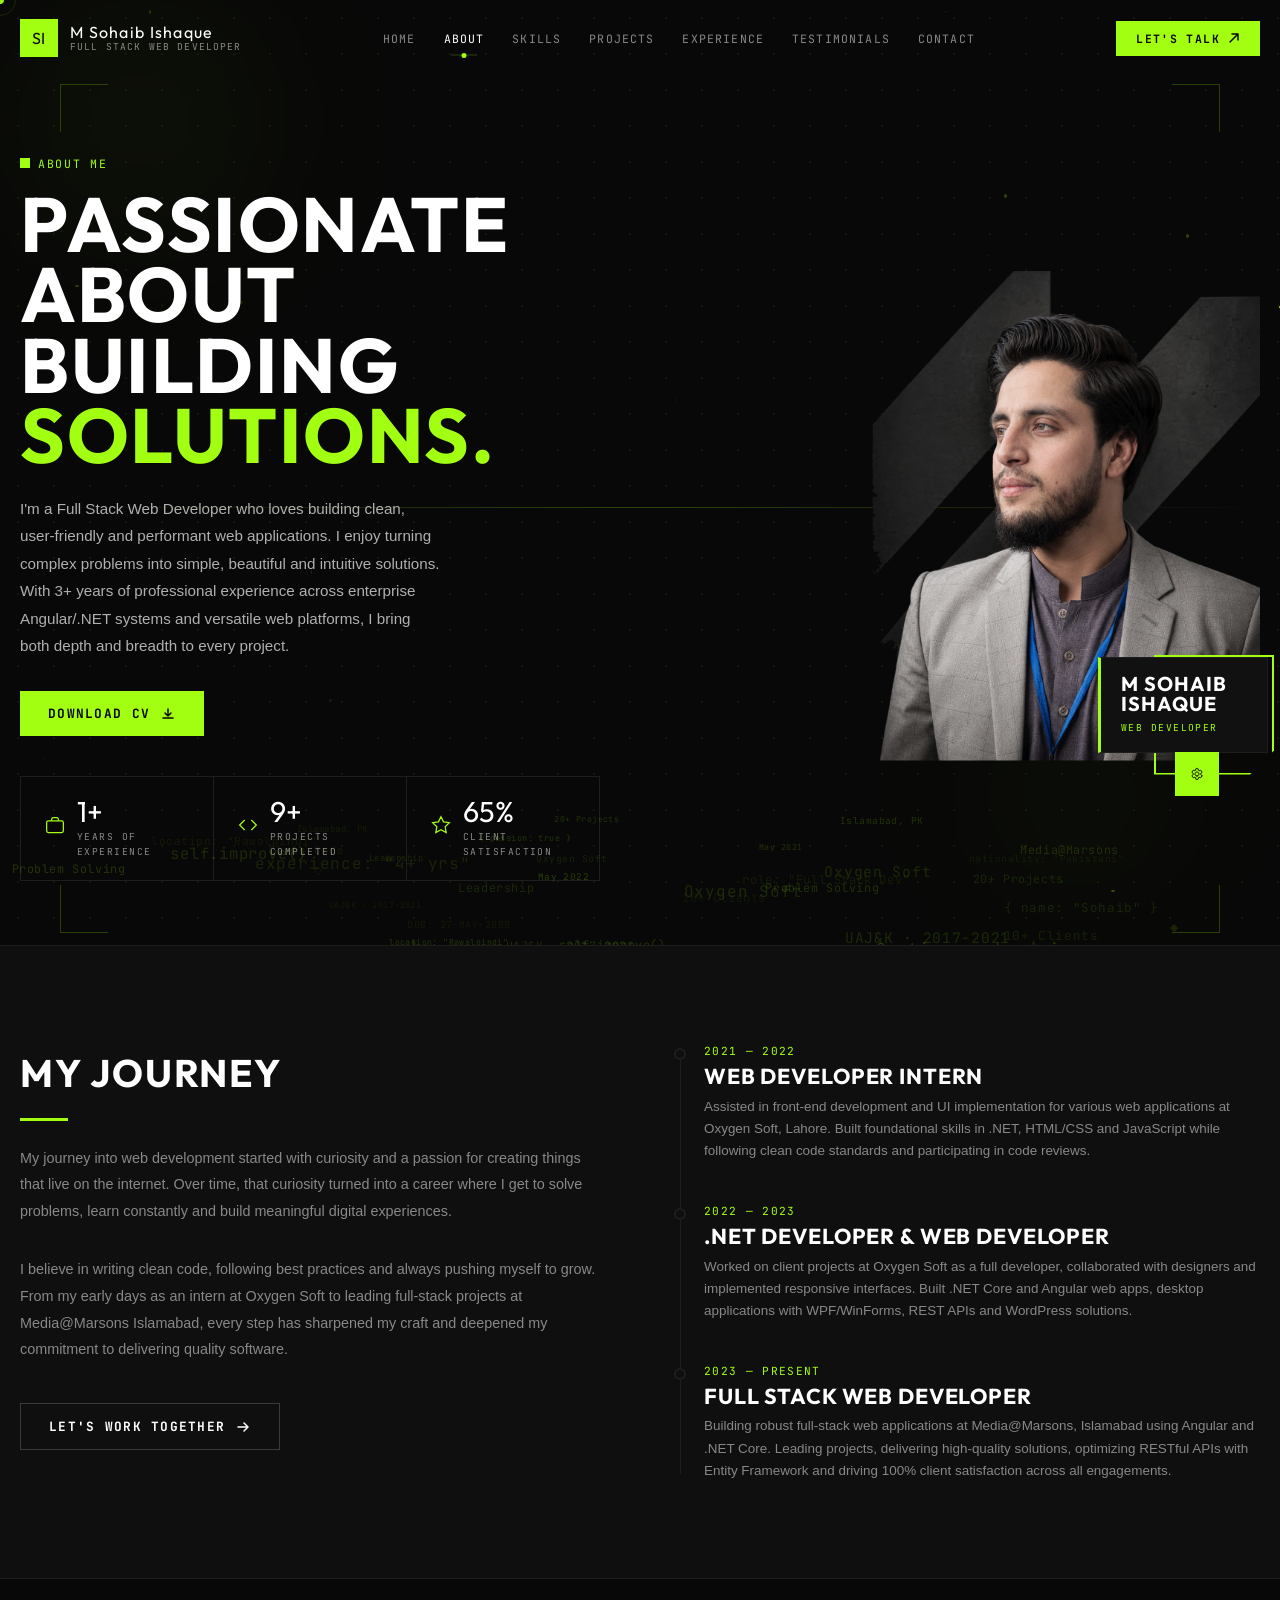
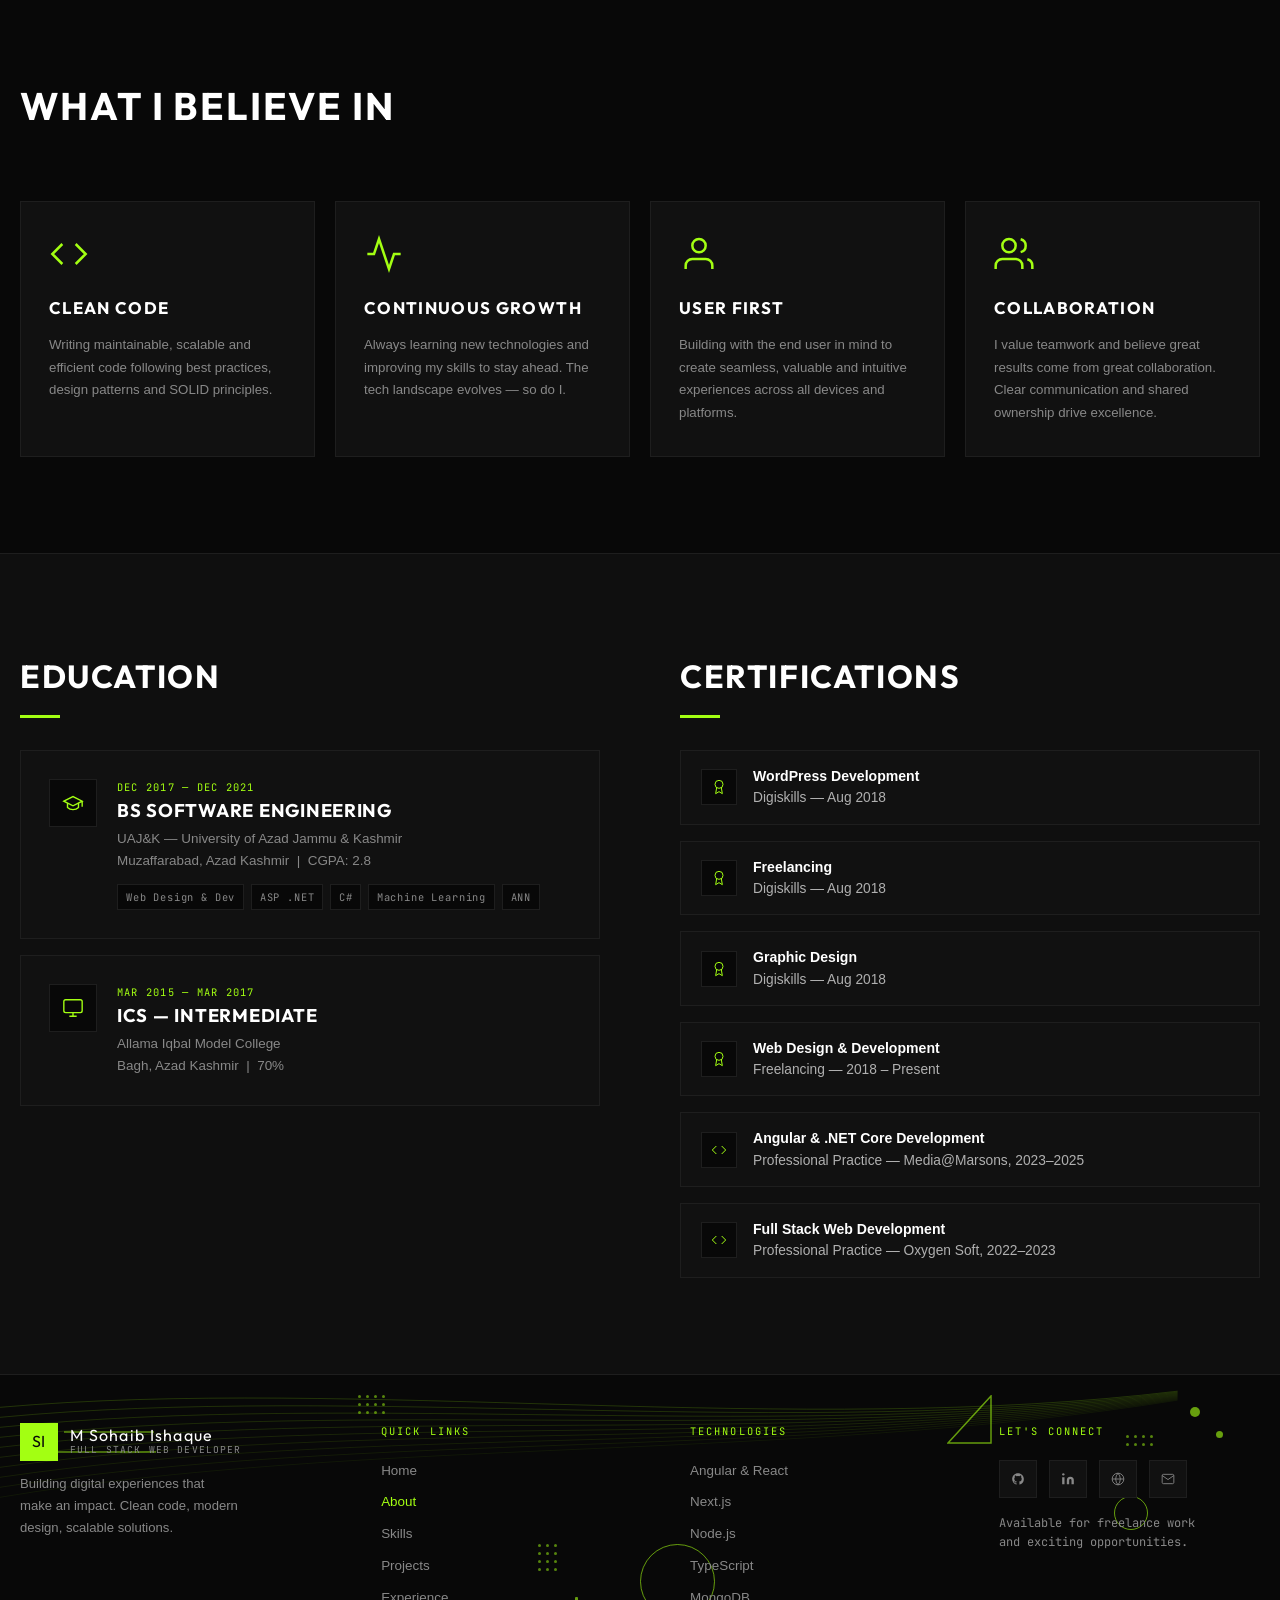
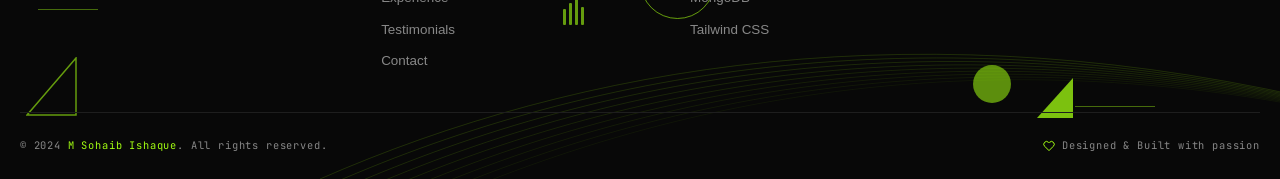
<file: about.html>
<!DOCTYPE html>
<html lang="en">
<head>
  <meta charset="UTF-8" />
  <meta name="viewport" content="width=device-width, initial-scale=1.0" />
  <meta name="description" content="About M Sohaib Ishaque — Full Stack Web Developer. My journey, values, education and certifications." />
  <title>About — M Sohaib Ishaque</title>

  <link rel="preconnect" href="https://fonts.googleapis.com" />
  <link rel="preconnect" href="https://fonts.gstatic.com" crossorigin />
  <link href="https://fonts.googleapis.com/css2?family=Bebas+Neue&family=Barlow:wght@300;400;500;600;700&family=JetBrains+Mono:wght@400;700&display=swap" rel="stylesheet" />

  <link rel="stylesheet" href="./assets/css/styles.css" />
<link rel="stylesheet" href="./assets/css/responsive.css" />
 <link rel="icon" type="image/svg+xml" href="data:image/svg+xml,%3Csvg xmlns='http://www.w3.org/2000/svg' viewBox='0 0 32 32'%3E%3Crect width='32' height='32' fill='%23A3FF12'/%3E%3Ctext x='50%25' y='50%25' dominant-baseline='central' text-anchor='middle' font-family='sans-serif' font-weight='900' font-size='14' fill='%23000'%3ESI%3C/text%3E%3C/svg%3E"
/>
</head>
<body>

<!-- ── Cursor ── -->
<div class="cursor" aria-hidden="true"></div>
<div class="cursor-ring" aria-hidden="true"></div>

<!-- ── Back to top ── -->
<button class="back-top" aria-label="Back to top">
  <svg width="16" height="16" viewBox="0 0 16 16" fill="none">
    <path d="M8 12V4M4 8l4-4 4 4" stroke="currentColor" stroke-width="1.5" stroke-linecap="round" stroke-linejoin="round"/>
  </svg>
</button>



    <!-- ════════════════════════════════════════
     Customization Tab
════════════════════════════════════════ -->
    <button class="customize" id="customizeBtn" aria-label="Customize" aria-expanded="false" aria-controls="customizePanel">
        <svg width="16" height="16" viewBox="0 0 24 24" fill="none" xmlns="http://www.w3.org/2000/svg">
            <path d="M12 15C13.6569 15 15 13.6569 15 12C15 10.3431 13.6569 9 12 9C10.3431 9 9 10.3431 9 12C9 13.6569 10.3431 15 12 15Z" stroke="currentColor" stroke-width="1.5" stroke-linecap="round" stroke-linejoin="round" />
            <path d="M19.4 15.05L18.3 17.05C18.1 17.4 17.7 17.6 17.3 17.5L15.3 16.95C14.9 17.2 14.5 17.4 14.1 17.55L13.7 19.6C13.6 20 13.3 20.3 12.9 20.3H11.1C10.7 20.3 10.4 20 10.3 19.6L9.9 17.55C9.5 17.4 9.1 17.2 8.7 16.95L6.7 17.5C6.3 17.6 5.9 17.4 5.7 17.05L4.6 15.05C4.4 14.7 4.5 14.3 4.8 14.1L6.4 12.9C6.3 12.6 6.3 12.3 6.3 12C6.3 11.7 6.3 11.4 6.4 11.1L4.8 9.9C4.5 9.7 4.4 9.3 4.6 8.95L5.7 6.95C5.9 6.6 6.3 6.4 6.7 6.5L8.7 7.05C9.1 6.8 9.5 6.6 9.9 6.45L10.3 4.4C10.4 4 10.7 3.7 11.1 3.7H12.9C13.3 3.7 13.6 4 13.7 4.4L14.1 6.45C14.5 6.6 14.9 6.8 15.3 7.05L17.3 6.5C17.7 6.4 18.1 6.6 18.3 6.95L19.4 8.95C19.6 9.3 19.5 9.7 19.2 9.9L17.6 11.1C17.7 11.4 17.7 11.7 17.7 12C17.7 12.3 17.7 12.6 17.6 12.9L19.2 14.1C19.5 14.3 19.6 14.7 19.4 15.05Z"
            stroke="currentColor" stroke-width="1.5" stroke-linecap="round" stroke-linejoin="round" />
        </svg>
    </button>

    <!-- ════════════════════════════════════════
     Customize Dropdown Panel
════════════════════════════════════════ -->
    <div class="customize-panel" id="customizePanel" aria-hidden="true" role="dialog" aria-label="Theme settings">

        <!-- Panel header -->
        <div class="cp-header">
            <div class="cp-header-left">
                <svg width="14" height="14" viewBox="0 0 16 16" fill="none" aria-hidden="true">
                    <path d="M8 1l1.5 3.5L13 6l-3.5 1.5L8 11 6.5 7.5 3 6l3.5-1.5z" fill="rgba(180,150,255,0.9)" />
                    <circle cx="13" cy="2" r="1" fill="rgba(180,150,255,0.7)" />
                </svg>
                <span>Customization</span>
            </div>
            <button class="cp-close" id="customizePanelClose" aria-label="Close customize panel">
                <svg width="14" height="14" viewBox="0 0 14 14" fill="none">
                    <line x1="2" y1="2" x2="12" y2="12" stroke="currentColor" stroke-width="1.5" stroke-linecap="round" />
                    <line x1="12" y1="2" x2="2" y2="12" stroke="currentColor" stroke-width="1.5" stroke-linecap="round" />
                </svg>
            </button>
        </div>

        <!-- Accent line -->
        <div class="cp-accent-bar" aria-hidden="true"></div>
        <div class="cp-streak" aria-hidden="true"></div>

        <!-- ── Section: Theme Mode ── -->
        <p class="cp-section-label">
            Theme
        </p>

        <div class="cp-theme-grid" id="cpThemeGrid">

            <!-- Light -->
            <div class="cp-theme-card" data-theme="light" role="radio" aria-checked="false" tabindex="0">
                <div class="cp-icon-wrap">
                    <svg width="20" height="20" viewBox="0 0 24 24" fill="none" stroke="rgba(200,180,255,0.85)" stroke-width="1.8" stroke-linecap="round" aria-hidden="true">
                        <circle cx="12" cy="12" r="4" />
                        <line x1="12" y1="2" x2="12" y2="4" />
                        <line x1="12" y1="20" x2="12" y2="22" />
                        <line x1="2" y1="12" x2="4" y2="12" />
                        <line x1="20" y1="12" x2="22" y2="12" />
                        <line x1="4.93" y1="4.93" x2="6.34" y2="6.34" />
                        <line x1="17.66" y1="17.66" x2="19.07" y2="19.07" />
                        <line x1="4.93" y1="19.07" x2="6.34" y2="17.66" />
                        <line x1="17.66" y1="6.34" x2="19.07" y2="4.93" />
                    </svg>
                </div>
            </div>

            <!-- Dark (default) -->
            <div class="cp-theme-card active" data-theme="dark" role="radio" aria-checked="true" tabindex="0">
                <div class="cp-icon-wrap">
                    <svg width="20" height="20" viewBox="0 0 24 24" fill="none" stroke="rgba(200,180,255,0.95)" stroke-width="1.8" stroke-linecap="round" aria-hidden="true">
                        <path d="M21 12.79A9 9 0 1 1 11.21 3 7 7 0 0 0 21 12.79z" />
                    </svg>
                </div>
            </div>

            <!-- System -->
            <div class="cp-theme-card" data-theme="system" role="radio" aria-checked="false" tabindex="0">
                <div class="cp-icon-wrap">
                    <svg width="20" height="20" viewBox="0 0 24 24" fill="none" stroke="rgba(200,180,255,0.85)" stroke-width="1.8" stroke-linecap="round" stroke-linejoin="round" aria-hidden="true">
                        <rect x="2" y="3" width="20" height="14" rx="2" />
                        <path d="M8 21h8M12 17v4" />
                    </svg>
                </div>
            </div>

        </div>

        <!-- ── Section: Preset Themes ── -->
        <div class="cp-presets-header">
            <div>
                <p class="cp-section-label" style="margin-bottom:2px">Preset Themes</p>
            </div>
        </div>

        <div class="cp-carousel-wrap">
            <div class="cp-carousel" id="cpSwatchCarousel">

                <div class="cp-swatch" data-swatch="deep-violet">
                    <div class="cp-swatch-box active" style="background:linear-gradient(135deg,#A3FF12 0%,#89d313 50%,#6ca116 100%)">
                        <div class="cp-check" aria-hidden="true">
                            <svg width="9" height="9" viewBox="0 0 10 10" fill="none">
                                <polyline points="2,5 4,7.5 8,3" stroke="#7c3aed" stroke-width="1.8" stroke-linecap="round" stroke-linejoin="round" />
                            </svg>
                        </div>
                        <div class="cp-swatch-radio" aria-hidden="true"></div>
                    </div>
                    <div class="cp-swatch-label">Deep Violet</div>
                </div>

                <div class="cp-swatch" data-swatch="electric-blue">
                    <div class="cp-swatch-box" style="background:linear-gradient(135deg,#1e40af 0%,#2563eb 50%,#60a5fa 100%)">
                        <div class="cp-check" aria-hidden="true">
                            <svg width="9" height="9" viewBox="0 0 10 10" fill="none">
                                <polyline points="2,5 4,7.5 8,3" stroke="#2563eb" stroke-width="1.8" stroke-linecap="round" stroke-linejoin="round" />
                            </svg>
                        </div>
                        <div class="cp-swatch-radio" aria-hidden="true"></div>
                    </div>
                    <div class="cp-swatch-label">Electric Blue</div>
                </div>

                <div class="cp-swatch" data-swatch="warm-amber">
                    <div class="cp-swatch-box" style="background:linear-gradient(135deg,#b45309 0%,#f59e0b 50%,#fcd34d 100%)">
                        <div class="cp-check" aria-hidden="true">
                            <svg width="9" height="9" viewBox="0 0 10 10" fill="none">
                                <polyline points="2,5 4,7.5 8,3" stroke="#f59e0b" stroke-width="1.8" stroke-linecap="round" stroke-linejoin="round" />
                            </svg>
                        </div>
                        <div class="cp-swatch-radio" aria-hidden="true"></div>
                    </div>
                    <div class="cp-swatch-label">Warm Amber</div>
                </div>

                <div class="cp-swatch" data-swatch="soft-rose">
                    <div class="cp-swatch-box" style="background:linear-gradient(135deg,#9f1239 0%,#f43f5e 50%,#fda4af 100%)">
                        <div class="cp-check" aria-hidden="true">
                            <svg width="9" height="9" viewBox="0 0 10 10" fill="none">
                                <polyline points="2,5 4,7.5 8,3" stroke="#f43f5e" stroke-width="1.8" stroke-linecap="round" stroke-linejoin="round" />
                            </svg>
                        </div>
                        <div class="cp-swatch-radio" aria-hidden="true"></div>
                    </div>
                    <div class="cp-swatch-label">Soft Rose</div>
                </div>
                <div class="cp-swatch" data-swatch="sunset-orange">
                    <div class="cp-swatch-box" style="background:linear-gradient(135deg,#c2410c 0%,#ea580c 50%,#fb923c 100%)">
                        <div class="cp-check" aria-hidden="true">
                            <svg width="9" height="9" viewBox="0 0 10 10" fill="none">
                                <polyline points="2,5 4,7.5 8,3" stroke="#ea580c" stroke-width="1.8" stroke-linecap="round" stroke-linejoin="round" />
                            </svg>
                        </div>
                        <div class="cp-swatch-radio" aria-hidden="true"></div>
                    </div>
                    <div class="cp-swatch-label">Sunset Orange</div>
                </div>

            </div>
        </div>
    </div>
    <!-- /.customize-panel -->

<!-- ════════════════════════════════════════
     MOBILE MENU
════════════════════════════════════════ -->
<nav class="mobile-menu" aria-label="Mobile navigation">
  <a href="index.html"         class="mobile-nav-link">Home</a>
  <a href="about.html"         class="mobile-nav-link" style="color:var(--accent)">About</a>
  <a href="skills.html"        class="mobile-nav-link">Skills</a>
  <a href="projects.html"      class="mobile-nav-link">Projects</a>
  <a href="experience.html"    class="mobile-nav-link">Experience</a>
  <a href="testimonials.html"  class="mobile-nav-link">Testimonials</a>
  <a href="contact.html"       class="mobile-nav-link">Contact</a>
</nav>

<!-- ════════════════════════════════════════
     NAVBAR
════════════════════════════════════════ -->
<header class="navbar scrolled" role="banner">
  <div class="container">
    <div class="nav-inner">

      <a href="index.html" class="nav-logo" aria-label="Home">
        <div class="logo-box" aria-hidden="true">SI</div>
        <div class="logo-text">
          <span class="logo-name">M Sohaib Ishaque</span>
          <span class="logo-role">Full Stack Web Developer</span>
        </div>
      </a>

      <nav class="nav-menu" aria-label="Main navigation">
        <a href="index.html"         class="nav-link">Home</a>
        <a href="about.html"         class="nav-link active">About</a>
        <a href="skills.html"        class="nav-link">Skills</a>
        <a href="projects.html"      class="nav-link">Projects</a>
        <a href="experience.html"    class="nav-link">Experience</a>
        <a href="testimonials.html"  class="nav-link">Testimonials</a>
        <a href="contact.html"       class="nav-link">Contact</a>
      </nav>

      <a href="contact.html" class="nav-cta">
        Let's Talk
        <svg width="12" height="12" viewBox="0 0 12 12" fill="none" aria-hidden="true">
          <path d="M2 10L10 2M10 2H4M10 2v6" stroke="currentColor" stroke-width="1.5" stroke-linecap="round"/>
        </svg>
      </a>

      <button class="hamburger" aria-label="Toggle menu" aria-expanded="false">
        <span></span><span></span><span></span>
      </button>

    </div>
  </div>
</header>

<!-- ════════════════════════════════════════
     ABOUT HERO
════════════════════════════════════════ -->
<section class="about-hero" id="about-hero" aria-label="About hero">
  <div class="about-hero-bg" aria-hidden="true"></div>

  <div class="container">
    <div class="about-hero-inner">

      <!-- Left: Content -->
      <div class="reveal-left">
        <span class="accent-tag">About Me</span>

        <h1 class="about-hero-heading">
          Passionate About<br/>
          Building <span class="green">Solutions.</span>
        </h1>

        <p class="about-hero-body">
          I'm a Full Stack Web Developer who loves building clean, user-friendly and performant web applications. I enjoy turning complex problems into simple, beautiful and intuitive solutions. With 3+ years of professional experience across enterprise Angular/.NET systems and versatile web platforms, I bring both depth and breadth to every project.
        </p>

        <a href="./assets/Sohaib_Ishaque_CV.pdf" download class="btn btn-primary">
          Download CV
          <svg width="16" height="16" viewBox="0 0 16 16" fill="none" aria-hidden="true">
            <path d="M8 3v7M5 7l3 3 3-3M3 12h10" stroke="currentColor" stroke-width="1.5" stroke-linecap="round" stroke-linejoin="round"/>
          </svg>
        </a>

        <!-- Mini Stats -->
        <div class="about-mini-stats reveal">
          <div class="mini-stat">
            <div class="mini-stat-icon" aria-hidden="true">
              <svg width="20" height="20" viewBox="0 0 24 24" fill="none" stroke="currentColor" stroke-width="1.5">
                <rect x="2" y="7" width="20" height="14" rx="2"/>
                <path d="M16 7V5a2 2 0 0 0-2-2h-4a2 2 0 0 0-2 2v2"/>
              </svg>
            </div>
            <div>
              <div class="mini-stat-num"><span data-target="3" data-suffix="+">3+</span></div>
              <div class="mini-stat-label">Years of<br/>Experience</div>
            </div>
          </div>

          <div class="mini-stat">
            <div class="mini-stat-icon" aria-hidden="true">
              <svg width="20" height="20" viewBox="0 0 24 24" fill="none" stroke="currentColor" stroke-width="1.5">
                <polyline points="16 18 22 12 16 6"/><polyline points="8 6 2 12 8 18"/>
              </svg>
            </div>
            <div>
              <div class="mini-stat-num"><span data-target="15" data-suffix="+">15+</span></div>
              <div class="mini-stat-label">Projects<br/>Completed</div>
            </div>
          </div>

          <div class="mini-stat">
            <div class="mini-stat-icon" aria-hidden="true">
              <svg width="20" height="20" viewBox="0 0 24 24" fill="none" stroke="currentColor" stroke-width="1.5">
                <polygon points="12 2 15.09 8.26 22 9.27 17 14.14 18.18 21.02 12 17.77 5.82 21.02 7 14.14 2 9.27 8.91 8.26 12 2"/>
              </svg>
            </div>
            <div>
              <div class="mini-stat-num"><span data-target="100" data-suffix="%">100%</span></div>
              <div class="mini-stat-label">Client<br/>Satisfaction</div>
            </div>
          </div>
        </div>
      </div>

      <!-- Right: Image -->
      <div class="about-hero-visual reveal-right">
        <div class="about-img-frame">
          <img
            src="./assets/images/1.png"
            alt="M Sohaib Ishaque — Full Stack Web Developer"
            class="about-img-main"
            loading="eager"
          />
          <div class="about-img-border" aria-hidden="true"></div>
          <span class="about-plus-tl" aria-hidden="true">+</span>
          <span class="about-plus-br" aria-hidden="true">+</span>

          <!-- Name Badge -->
          <div class="about-name-badge">
            <h3>M Sohaib<br/>Ishaque</h3>
            <p>Web Developer</p>
          </div>

          <!-- Diagonal geo accent -->
          <div class="about-diag" aria-hidden="true"></div>
        </div>
      </div>

    </div>
  </div>
</section>

<!-- ════════════════════════════════════════
     MY JOURNEY
════════════════════════════════════════ -->
<section class="journey-section" id="journey" aria-label="My journey">
  <div class="container">
    <div class="journey-inner">

      <!-- Left: story -->
      <div class="reveal-left">
        <h2 class="journey-heading">My Journey</h2>
        <div class="journey-heading-underline" aria-hidden="true"></div>

        <p class="journey-body">
          My journey into web development started with curiosity and a passion for creating things that live on the internet. Over time, that curiosity turned into a career where I get to solve problems, learn constantly and build meaningful digital experiences.
        </p>
        <p class="journey-body">
          I believe in writing clean code, following best practices and always pushing myself to grow. From my early days as an intern at Oxygen Soft to leading full-stack projects at Media@Marsons Islamabad, every step has sharpened my craft and deepened my commitment to delivering quality software.
        </p>

        <a href="contact.html" class="btn btn-outline" style="margin-top:0.5rem">
          Let's Work Together
          <svg width="16" height="16" viewBox="0 0 16 16" fill="none" aria-hidden="true">
            <path d="M3 8h10M9 4l4 4-4 4" stroke="currentColor" stroke-width="1.5" stroke-linecap="round" stroke-linejoin="round"/>
          </svg>
        </a>
      </div>

      <!-- Right: Timeline -->
      <div class="journey-timeline reveal-right">

        <div class="jt-item">
          <div class="jt-dot" aria-hidden="true"></div>
          <div class="jt-date">2021 — 2022</div>
          <h3 class="jt-role">Web Developer Intern</h3>
          <p class="jt-desc">Assisted in front-end development and UI implementation for various web applications at Oxygen Soft, Lahore. Built foundational skills in .NET, HTML/CSS and JavaScript while following clean code standards and participating in code reviews.</p>
        </div>

        <div class="jt-item">
          <div class="jt-dot" aria-hidden="true"></div>
          <div class="jt-date">2022 — 2023</div>
          <h3 class="jt-role">.NET Developer &amp; Web Developer</h3>
          <p class="jt-desc">Worked on client projects at Oxygen Soft as a full developer, collaborated with designers and implemented responsive interfaces. Built .NET Core and Angular web apps, desktop applications with WPF/WinForms, REST APIs and WordPress solutions.</p>
        </div>

        <div class="jt-item">
          <div class="jt-dot" aria-hidden="true"></div>
          <div class="jt-date">2023 — Present</div>
          <h3 class="jt-role">Full Stack Web Developer</h3>
          <p class="jt-desc">Building robust full-stack web applications at Media@Marsons, Islamabad using Angular and .NET Core. Leading projects, delivering high-quality solutions, optimizing RESTful APIs with Entity Framework and driving 100% client satisfaction across all engagements.</p>
        </div>

      </div>
    </div>
  </div>
</section>

<!-- ════════════════════════════════════════
     WHAT I BELIEVE IN
════════════════════════════════════════ -->
<section class="beliefs-section" id="beliefs" aria-label="What I believe in">
  <div class="container">

    <h2 class="beliefs-heading reveal">What I Believe In</h2>
    <div class="beliefs-underline reveal" aria-hidden="true"></div>

    <div class="beliefs-grid">

      <!-- Clean Code -->
      <div class="belief-card reveal">
        <div class="belief-icon" aria-hidden="true">
          <svg viewBox="0 0 24 24" fill="none" stroke="currentColor" stroke-width="1.5">
            <polyline points="16 18 22 12 16 6"/><polyline points="8 6 2 12 8 18"/>
          </svg>
        </div>
        <h3 class="belief-title">Clean Code</h3>
        <p class="belief-desc">Writing maintainable, scalable and efficient code following best practices, design patterns and SOLID principles.</p>
      </div>

      <!-- Continuous Growth -->
      <div class="belief-card reveal">
        <div class="belief-icon" aria-hidden="true">
          <svg viewBox="0 0 24 24" fill="none" stroke="currentColor" stroke-width="1.5">
            <polyline points="22 12 18 12 15 21 9 3 6 12 2 12"/>
          </svg>
        </div>
        <h3 class="belief-title">Continuous Growth</h3>
        <p class="belief-desc">Always learning new technologies and improving my skills to stay ahead. The tech landscape evolves — so do I.</p>
      </div>

      <!-- User First -->
      <div class="belief-card reveal">
        <div class="belief-icon" aria-hidden="true">
          <svg viewBox="0 0 24 24" fill="none" stroke="currentColor" stroke-width="1.5">
            <path d="M20 21v-2a4 4 0 0 0-4-4H8a4 4 0 0 0-4 4v2"/>
            <circle cx="12" cy="7" r="4"/>
          </svg>
        </div>
        <h3 class="belief-title">User First</h3>
        <p class="belief-desc">Building with the end user in mind to create seamless, valuable and intuitive experiences across all devices and platforms.</p>
      </div>

      <!-- Collaboration -->
      <div class="belief-card reveal">
        <div class="belief-icon" aria-hidden="true">
          <svg viewBox="0 0 24 24" fill="none" stroke="currentColor" stroke-width="1.5">
            <path d="M17 21v-2a4 4 0 0 0-4-4H5a4 4 0 0 0-4 4v2"/>
            <circle cx="9" cy="7" r="4"/>
            <path d="M23 21v-2a4 4 0 0 0-3-3.87"/>
            <path d="M16 3.13a4 4 0 0 1 0 7.75"/>
          </svg>
        </div>
        <h3 class="belief-title">Collaboration</h3>
        <p class="belief-desc">I value teamwork and believe great results come from great collaboration. Clear communication and shared ownership drive excellence.</p>
      </div>

    </div>
  </div>
</section>

<!-- ════════════════════════════════════════
     EDUCATION & CERTIFICATIONS
════════════════════════════════════════ -->
<section class="edu-certs-section" id="education" aria-label="Education and certifications">
  <div class="container">
    <div class="edu-certs-grid">

      <!-- Education -->
      <div class="reveal-left">
        <h2 class="edu-section-heading">Education</h2>
        <div class="edu-underline" aria-hidden="true"></div>

        <div class="edu-card" style="margin-bottom:1rem;">
          <div class="edu-icon-wrap" aria-hidden="true">
            <svg width="22" height="22" viewBox="0 0 24 24" fill="none" stroke="currentColor" stroke-width="1.5">
              <path d="M22 10v6M2 10l10-5 10 5-10 5z"/>
              <path d="M6 12v5c3 3 9 3 12 0v-5"/>
            </svg>
          </div>
          <div>
            <div class="edu-dates">Dec 2017 — Dec 2021</div>
            <h3 class="edu-degree">BS Software Engineering</h3>
            <p class="edu-institution">UAJ&amp;K — University of Azad Jammu &amp; Kashmir<br/>Muzaffarabad, Azad Kashmir &nbsp;|&nbsp; CGPA: 2.8</p>
            <div style="margin-top:0.75rem;display:flex;flex-wrap:wrap;gap:0.4rem;">
              <span class="project-tag">Web Design &amp; Dev</span>
              <span class="project-tag">ASP .NET</span>
              <span class="project-tag">C#</span>
              <span class="project-tag">Machine Learning</span>
              <span class="project-tag">ANN</span>
            </div>
          </div>
        </div>

        <div class="edu-card">
          <div class="edu-icon-wrap" aria-hidden="true">
            <svg width="22" height="22" viewBox="0 0 24 24" fill="none" stroke="currentColor" stroke-width="1.5">
              <rect x="2" y="3" width="20" height="14" rx="2"/>
              <path d="M8 21h8M12 17v4"/>
            </svg>
          </div>
          <div>
            <div class="edu-dates">Mar 2015 — Mar 2017</div>
            <h3 class="edu-degree">ICS — Intermediate</h3>
            <p class="edu-institution">Allama Iqbal Model College<br/>Bagh, Azad Kashmir &nbsp;|&nbsp; 70%</p>
          </div>
        </div>
      </div>

      <!-- Certifications -->
      <div class="reveal-right">
        <h2 class="edu-section-heading">Certifications</h2>
        <div class="edu-underline" aria-hidden="true"></div>

        <div class="cert-list">

          <div class="cert-item">
            <div class="cert-icon" aria-hidden="true">
              <svg width="16" height="16" viewBox="0 0 24 24" fill="none" stroke="currentColor" stroke-width="1.5">
                <circle cx="12" cy="8" r="6"/><path d="M15.477 12.89 17 22l-5-3-5 3 1.523-9.11"/>
              </svg>
            </div>
            <div class="cert-name">
              <strong>WordPress Development</strong>
              Digiskills — Aug 2018
            </div>
          </div>

          <div class="cert-item">
            <div class="cert-icon" aria-hidden="true">
              <svg width="16" height="16" viewBox="0 0 24 24" fill="none" stroke="currentColor" stroke-width="1.5">
                <circle cx="12" cy="8" r="6"/><path d="M15.477 12.89 17 22l-5-3-5 3 1.523-9.11"/>
              </svg>
            </div>
            <div class="cert-name">
              <strong>Freelancing</strong>
              Digiskills — Aug 2018
            </div>
          </div>

          <div class="cert-item">
            <div class="cert-icon" aria-hidden="true">
              <svg width="16" height="16" viewBox="0 0 24 24" fill="none" stroke="currentColor" stroke-width="1.5">
                <circle cx="12" cy="8" r="6"/><path d="M15.477 12.89 17 22l-5-3-5 3 1.523-9.11"/>
              </svg>
            </div>
            <div class="cert-name">
              <strong>Graphic Design</strong>
              Digiskills — Aug 2018
            </div>
          </div>

          <div class="cert-item">
            <div class="cert-icon" aria-hidden="true">
              <svg width="16" height="16" viewBox="0 0 24 24" fill="none" stroke="currentColor" stroke-width="1.5">
                <circle cx="12" cy="8" r="6"/><path d="M15.477 12.89 17 22l-5-3-5 3 1.523-9.11"/>
              </svg>
            </div>
            <div class="cert-name">
              <strong>Web Design &amp; Development</strong>
              Freelancing — 2018 – Present
            </div>
          </div>

          <div class="cert-item">
            <div class="cert-icon" aria-hidden="true">
              <svg width="16" height="16" viewBox="0 0 24 24" fill="none" stroke="currentColor" stroke-width="1.5">
                <polyline points="16 18 22 12 16 6"/><polyline points="8 6 2 12 8 18"/>
              </svg>
            </div>
            <div class="cert-name">
              <strong>Angular &amp; .NET Core Development</strong>
              Professional Practice — Media@Marsons, 2023–2025
            </div>
          </div>

          <div class="cert-item">
            <div class="cert-icon" aria-hidden="true">
              <svg width="16" height="16" viewBox="0 0 24 24" fill="none" stroke="currentColor" stroke-width="1.5">
                <polyline points="16 18 22 12 16 6"/><polyline points="8 6 2 12 8 18"/>
              </svg>
            </div>
            <div class="cert-name">
              <strong>Full Stack Web Development</strong>
              Professional Practice — Oxygen Soft, 2022–2023
            </div>
          </div>

        </div>
      </div>

    </div>
  </div>
</section>

<!-- ════════════════════════════════════════
     FOOTER
════════════════════════════════════════ -->
<footer role="contentinfo">
  <div class="container">
    <div class="footer-top">

      <div class="footer-brand">
        <a href="index.html" class="nav-logo" aria-label="Home">
          <div class="logo-box" aria-hidden="true">SI</div>
          <div class="logo-text">
            <span class="logo-name">M Sohaib Ishaque</span>
            <span class="logo-role">Full Stack Web Developer</span>
          </div>
        </a>
        <p>Building digital experiences that make an impact. Clean code, modern design, scalable solutions.</p>
      </div>

      <div>
        <p class="footer-col-title">Quick Links</p>
        <nav class="footer-links" aria-label="Footer navigation">
          <a href="index.html">Home</a>
          <a href="about.html" style="color:var(--accent)">About</a>
          <a href="skills.html">Skills</a>
          <a href="projects.html">Projects</a>
          <a href="experience.html">Experience</a>
          <a href="testimonials.html">Testimonials</a>
          <a href="contact.html">Contact</a>
        </nav>
      </div>

      <div>
        <p class="footer-col-title">Technologies</p>
        <nav class="footer-links" aria-label="Technology links">
          <a href="skills.html">Angular &amp; React</a>
          <a href="skills.html">Next.js</a>
          <a href="skills.html">Node.js</a>
          <a href="skills.html">TypeScript</a>
          <a href="skills.html">MongoDB</a>
          <a href="skills.html">Tailwind CSS</a>
        </nav>
      </div>

      <div>
        <p class="footer-col-title">Let's Connect</p>
        <div class="social-links" role="list" aria-label="Social media">
          <a href="https://github.com/Sohaib-Ishaque/" class="social-link" aria-label="GitHub" target="_blank" rel="noopener noreferrer" role="listitem">
            <svg width="14" height="14" viewBox="0 0 24 24" fill="currentColor"><path d="M12 2C6.477 2 2 6.484 2 12.017c0 4.425 2.865 8.18 6.839 9.504.5.092.682-.217.682-.483 0-.237-.008-.868-.013-1.703-2.782.605-3.369-1.343-3.369-1.343-.454-1.158-1.11-1.466-1.11-1.466-.908-.62.069-.608.069-.608 1.003.07 1.531 1.032 1.531 1.032.892 1.53 2.341 1.088 2.91.832.092-.647.35-1.088.636-1.338-2.22-.253-4.555-1.113-4.555-4.951 0-1.093.39-1.988 1.029-2.688-.103-.253-.446-1.272.098-2.65 0 0 .84-.27 2.75 1.026A9.564 9.564 0 0 1 12 6.844a9.59 9.59 0 0 1 2.504.337c1.909-1.296 2.747-1.027 2.747-1.027.546 1.379.202 2.398.1 2.651.64.7 1.028 1.595 1.028 2.688 0 3.848-2.339 4.695-4.566 4.943.359.309.678.92.678 1.855 0 1.338-.012 2.419-.012 2.747 0 .268.18.58.688.482A10.019 10.019 0 0 0 22 12.017C22 6.484 17.522 2 12 2z"/></svg>
          </a>
          <a href="https://linkedin.com/in/sohaibishaque" class="social-link" aria-label="LinkedIn" target="_blank" rel="noopener noreferrer" role="listitem">
            <svg width="14" height="14" viewBox="0 0 24 24" fill="currentColor"><path d="M16 8a6 6 0 0 1 6 6v7h-4v-7a2 2 0 0 0-2-2 2 2 0 0 0-2 2v7h-4v-7a6 6 0 0 1 6-6z"/><rect x="2" y="9" width="4" height="12"/><circle cx="4" cy="4" r="2"/></svg>
          </a>
          <a href="https://engineersohaibishaque.com" class="social-link" aria-label="Website" target="_blank" rel="noopener noreferrer" role="listitem">
            <svg width="14" height="14" viewBox="0 0 24 24" fill="none" stroke="currentColor" stroke-width="1.5"><circle cx="12" cy="12" r="10"/><path d="M2 12h20M12 2a15.3 15.3 0 0 1 4 10 15.3 15.3 0 0 1-4 10 15.3 15.3 0 0 1-4-10 15.3 15.3 0 0 1 4-10z"/></svg>
          </a>
          <a href="mailto:engineer.sohaibishaque@gmail.com" class="social-link" aria-label="Email" role="listitem">
            <svg width="14" height="14" viewBox="0 0 24 24" fill="none" stroke="currentColor" stroke-width="1.5"><path d="M4 4h16c1.1 0 2 .9 2 2v12c0 1.1-.9 2-2 2H4c-1.1 0-2-.9-2-2V6c0-1.1.9-2 2-2z"/><polyline points="22,6 12,13 2,6"/></svg>
          </a>
        </div>
        <p style="font-size:0.75rem;color:var(--gray);margin-top:1rem;font-family:var(--font-mono);">
          Available for freelance work<br/>and exciting opportunities.
        </p>
      </div>

    </div>

    <div class="footer-bottom">
      <p class="footer-copy">
        &copy; 2024 <span>M Sohaib Ishaque</span>. All rights reserved.
      </p>
      <p class="footer-copy" style="display:flex;align-items:center;gap:0.4rem;">
        <svg width="12" height="12" viewBox="0 0 24 24" fill="none" stroke="var(--accent)" stroke-width="2" aria-hidden="true">
          <path d="M20.84 4.61a5.5 5.5 0 0 0-7.78 0L12 5.67l-1.06-1.06a5.5 5.5 0 0 0-7.78 7.78l1.06 1.06L12 21.23l7.78-7.78 1.06-1.06a5.5 5.5 0 0 0 0-7.78z"/>
        </svg>
        Designed &amp; Built with passion
      </p>
    </div>
  </div>
</footer>

<script src="./assets/js/constants.js"></script>
<script src="./assets/js/utils.js"></script>
<script src="./assets/js/animations.js"></script>
<script src="./assets/js/textures.js"></script>
<script src="./assets/js/interactions.js"></script>
<script src="./assets/js/main.js"></script>

</body>
</html>
</file>
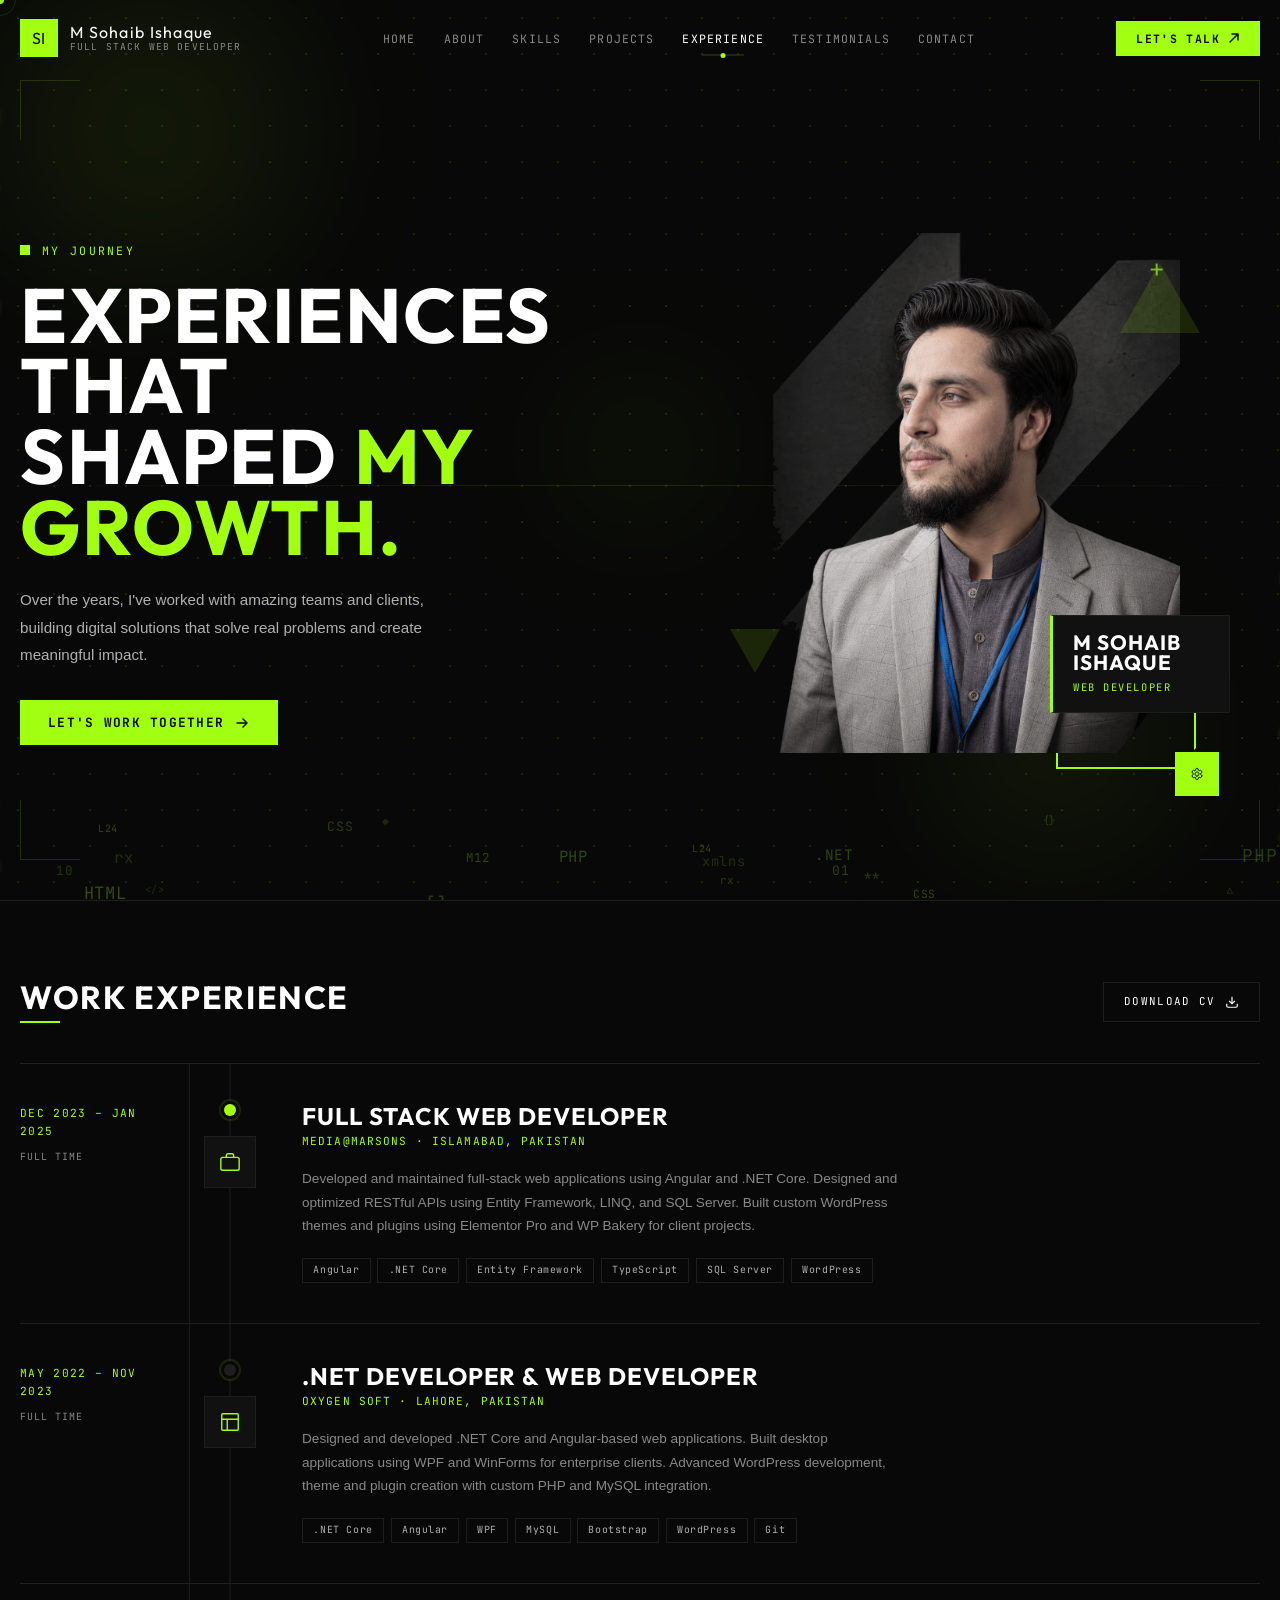
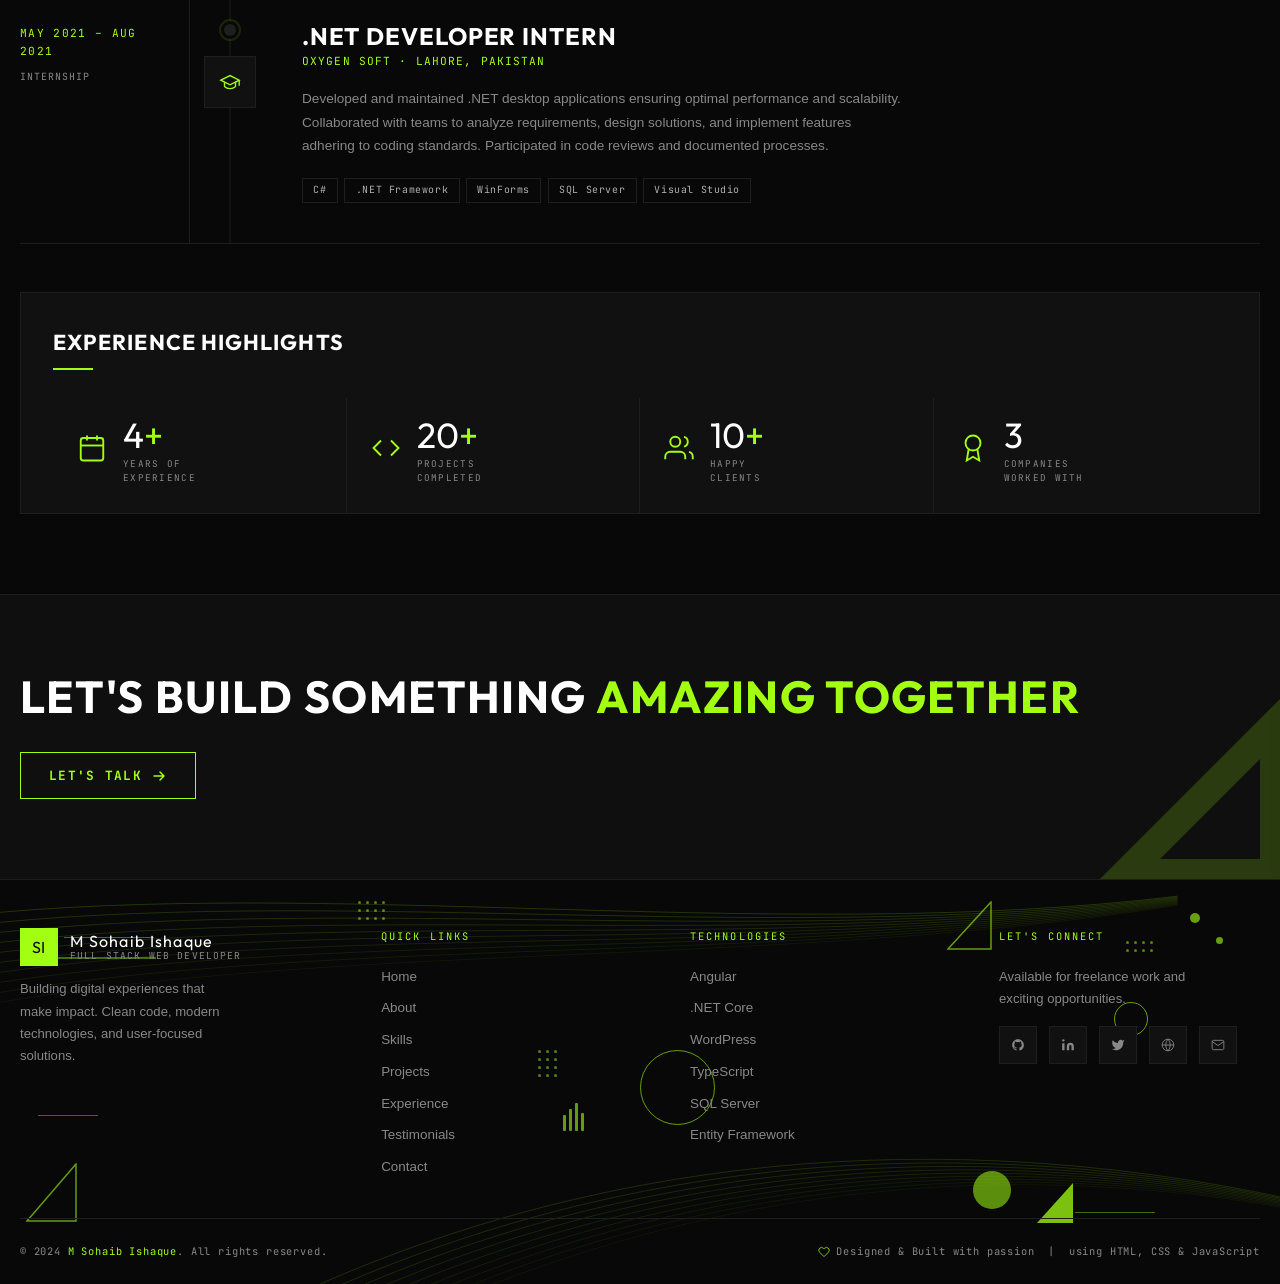
<file: experience.html>
<!DOCTYPE html>
<html lang="en">
<head>
  <meta charset="UTF-8" />
  <meta name="viewport" content="width=device-width, initial-scale=1.0" />
  <meta name="description" content="M Sohaib Ishaque — Experience. Full Stack Web Developer with 3+ years building Angular, .NET Core, and WordPress applications." />
  <title>Experience — M Sohaib Ishaque</title>

  <link rel="preconnect" href="https://fonts.googleapis.com" />
  <link rel="preconnect" href="https://fonts.gstatic.com" crossorigin />
  <link href="https://fonts.googleapis.com/css2?family=Bebas+Neue&family=Barlow:wght@300;400;500;600;700&family=JetBrains+Mono:wght@400;700&display=swap" rel="stylesheet" />
  <link rel="stylesheet" href="./assets/css/styles.css" />
<link rel="stylesheet" href="./assets/css/responsive.css" />
 <link rel="icon" type="image/svg+xml" href="data:image/svg+xml,%3Csvg xmlns='http://www.w3.org/2000/svg' viewBox='0 0 32 32'%3E%3Crect width='32' height='32' fill='%23A3FF12'/%3E%3Ctext x='50%25' y='50%25' dominant-baseline='central' text-anchor='middle' font-family='sans-serif' font-weight='900' font-size='14' fill='%23000'%3ESI%3C/text%3E%3C/svg%3E"
/>
</head>
<body>

<!-- ════════════ PRELOADER ════════════ -->
<div id="preloader" aria-hidden="true">
  <div class="preloader-logo">SI</div>
  <div class="preloader-bar"></div>
</div>

<!-- ════════════ CURSOR ════════════ -->
<div class="cursor" aria-hidden="true"></div>
<div class="cursor-ring" aria-hidden="true"></div>

<!-- ════════════ BACK TO TOP ════════════ -->
<button class="back-top" aria-label="Back to top">
  <svg width="16" height="16" viewBox="0 0 16 16" fill="none">
    <path d="M8 12V4M4 8l4-4 4 4" stroke="currentColor" stroke-width="1.5" stroke-linecap="round" stroke-linejoin="round"/>
  </svg>
</button>



    <!-- ════════════════════════════════════════
     Customization Tab
════════════════════════════════════════ -->
    <button class="customize" id="customizeBtn" aria-label="Customize" aria-expanded="false" aria-controls="customizePanel">
        <svg width="16" height="16" viewBox="0 0 24 24" fill="none" xmlns="http://www.w3.org/2000/svg">
            <path d="M12 15C13.6569 15 15 13.6569 15 12C15 10.3431 13.6569 9 12 9C10.3431 9 9 10.3431 9 12C9 13.6569 10.3431 15 12 15Z" stroke="currentColor" stroke-width="1.5" stroke-linecap="round" stroke-linejoin="round" />
            <path d="M19.4 15.05L18.3 17.05C18.1 17.4 17.7 17.6 17.3 17.5L15.3 16.95C14.9 17.2 14.5 17.4 14.1 17.55L13.7 19.6C13.6 20 13.3 20.3 12.9 20.3H11.1C10.7 20.3 10.4 20 10.3 19.6L9.9 17.55C9.5 17.4 9.1 17.2 8.7 16.95L6.7 17.5C6.3 17.6 5.9 17.4 5.7 17.05L4.6 15.05C4.4 14.7 4.5 14.3 4.8 14.1L6.4 12.9C6.3 12.6 6.3 12.3 6.3 12C6.3 11.7 6.3 11.4 6.4 11.1L4.8 9.9C4.5 9.7 4.4 9.3 4.6 8.95L5.7 6.95C5.9 6.6 6.3 6.4 6.7 6.5L8.7 7.05C9.1 6.8 9.5 6.6 9.9 6.45L10.3 4.4C10.4 4 10.7 3.7 11.1 3.7H12.9C13.3 3.7 13.6 4 13.7 4.4L14.1 6.45C14.5 6.6 14.9 6.8 15.3 7.05L17.3 6.5C17.7 6.4 18.1 6.6 18.3 6.95L19.4 8.95C19.6 9.3 19.5 9.7 19.2 9.9L17.6 11.1C17.7 11.4 17.7 11.7 17.7 12C17.7 12.3 17.7 12.6 17.6 12.9L19.2 14.1C19.5 14.3 19.6 14.7 19.4 15.05Z"
            stroke="currentColor" stroke-width="1.5" stroke-linecap="round" stroke-linejoin="round" />
        </svg>
    </button>

    <!-- ════════════════════════════════════════
     Customize Dropdown Panel
════════════════════════════════════════ -->
    <div class="customize-panel" id="customizePanel" aria-hidden="true" role="dialog" aria-label="Theme settings">

        <!-- Panel header -->
        <div class="cp-header">
            <div class="cp-header-left">
                <svg width="14" height="14" viewBox="0 0 16 16" fill="none" aria-hidden="true">
                    <path d="M8 1l1.5 3.5L13 6l-3.5 1.5L8 11 6.5 7.5 3 6l3.5-1.5z" fill="rgba(180,150,255,0.9)" />
                    <circle cx="13" cy="2" r="1" fill="rgba(180,150,255,0.7)" />
                </svg>
                <span>Customization</span>
            </div>
            <button class="cp-close" id="customizePanelClose" aria-label="Close customize panel">
                <svg width="14" height="14" viewBox="0 0 14 14" fill="none">
                    <line x1="2" y1="2" x2="12" y2="12" stroke="currentColor" stroke-width="1.5" stroke-linecap="round" />
                    <line x1="12" y1="2" x2="2" y2="12" stroke="currentColor" stroke-width="1.5" stroke-linecap="round" />
                </svg>
            </button>
        </div>

        <!-- Accent line -->
        <div class="cp-accent-bar" aria-hidden="true"></div>
        <div class="cp-streak" aria-hidden="true"></div>

        <!-- ── Section: Theme Mode ── -->
        <p class="cp-section-label">
            Theme
        </p>

        <div class="cp-theme-grid" id="cpThemeGrid">

            <!-- Light -->
            <div class="cp-theme-card" data-theme="light" role="radio" aria-checked="false" tabindex="0">
                <div class="cp-icon-wrap">
                    <svg width="20" height="20" viewBox="0 0 24 24" fill="none" stroke="rgba(200,180,255,0.85)" stroke-width="1.8" stroke-linecap="round" aria-hidden="true">
                        <circle cx="12" cy="12" r="4" />
                        <line x1="12" y1="2" x2="12" y2="4" />
                        <line x1="12" y1="20" x2="12" y2="22" />
                        <line x1="2" y1="12" x2="4" y2="12" />
                        <line x1="20" y1="12" x2="22" y2="12" />
                        <line x1="4.93" y1="4.93" x2="6.34" y2="6.34" />
                        <line x1="17.66" y1="17.66" x2="19.07" y2="19.07" />
                        <line x1="4.93" y1="19.07" x2="6.34" y2="17.66" />
                        <line x1="17.66" y1="6.34" x2="19.07" y2="4.93" />
                    </svg>
                </div>
            </div>

            <!-- Dark (default) -->
            <div class="cp-theme-card active" data-theme="dark" role="radio" aria-checked="true" tabindex="0">
                <div class="cp-icon-wrap">
                    <svg width="20" height="20" viewBox="0 0 24 24" fill="none" stroke="rgba(200,180,255,0.95)" stroke-width="1.8" stroke-linecap="round" aria-hidden="true">
                        <path d="M21 12.79A9 9 0 1 1 11.21 3 7 7 0 0 0 21 12.79z" />
                    </svg>
                </div>
            </div>

            <!-- System -->
            <div class="cp-theme-card" data-theme="system" role="radio" aria-checked="false" tabindex="0">
                <div class="cp-icon-wrap">
                    <svg width="20" height="20" viewBox="0 0 24 24" fill="none" stroke="rgba(200,180,255,0.85)" stroke-width="1.8" stroke-linecap="round" stroke-linejoin="round" aria-hidden="true">
                        <rect x="2" y="3" width="20" height="14" rx="2" />
                        <path d="M8 21h8M12 17v4" />
                    </svg>
                </div>
            </div>

        </div>

        <!-- ── Section: Preset Themes ── -->
        <div class="cp-presets-header">
            <div>
                <p class="cp-section-label" style="margin-bottom:2px">Preset Themes</p>
            </div>
        </div>

        <div class="cp-carousel-wrap">
            <div class="cp-carousel" id="cpSwatchCarousel">

                <div class="cp-swatch" data-swatch="deep-violet">
                    <div class="cp-swatch-box active" style="background:linear-gradient(135deg,#A3FF12 0%,#89d313 50%,#6ca116 100%)">
                        <div class="cp-check" aria-hidden="true">
                            <svg width="9" height="9" viewBox="0 0 10 10" fill="none">
                                <polyline points="2,5 4,7.5 8,3" stroke="#7c3aed" stroke-width="1.8" stroke-linecap="round" stroke-linejoin="round" />
                            </svg>
                        </div>
                        <div class="cp-swatch-radio" aria-hidden="true"></div>
                    </div>
                    <div class="cp-swatch-label">Deep Violet</div>
                </div>

                <div class="cp-swatch" data-swatch="electric-blue">
                    <div class="cp-swatch-box" style="background:linear-gradient(135deg,#1e40af 0%,#2563eb 50%,#60a5fa 100%)">
                        <div class="cp-check" aria-hidden="true">
                            <svg width="9" height="9" viewBox="0 0 10 10" fill="none">
                                <polyline points="2,5 4,7.5 8,3" stroke="#2563eb" stroke-width="1.8" stroke-linecap="round" stroke-linejoin="round" />
                            </svg>
                        </div>
                        <div class="cp-swatch-radio" aria-hidden="true"></div>
                    </div>
                    <div class="cp-swatch-label">Electric Blue</div>
                </div>

                <div class="cp-swatch" data-swatch="warm-amber">
                    <div class="cp-swatch-box" style="background:linear-gradient(135deg,#b45309 0%,#f59e0b 50%,#fcd34d 100%)">
                        <div class="cp-check" aria-hidden="true">
                            <svg width="9" height="9" viewBox="0 0 10 10" fill="none">
                                <polyline points="2,5 4,7.5 8,3" stroke="#f59e0b" stroke-width="1.8" stroke-linecap="round" stroke-linejoin="round" />
                            </svg>
                        </div>
                        <div class="cp-swatch-radio" aria-hidden="true"></div>
                    </div>
                    <div class="cp-swatch-label">Warm Amber</div>
                </div>

                <div class="cp-swatch" data-swatch="soft-rose">
                    <div class="cp-swatch-box" style="background:linear-gradient(135deg,#9f1239 0%,#f43f5e 50%,#fda4af 100%)">
                        <div class="cp-check" aria-hidden="true">
                            <svg width="9" height="9" viewBox="0 0 10 10" fill="none">
                                <polyline points="2,5 4,7.5 8,3" stroke="#f43f5e" stroke-width="1.8" stroke-linecap="round" stroke-linejoin="round" />
                            </svg>
                        </div>
                        <div class="cp-swatch-radio" aria-hidden="true"></div>
                    </div>
                    <div class="cp-swatch-label">Soft Rose</div>
                </div>
                <div class="cp-swatch" data-swatch="sunset-orange">
                    <div class="cp-swatch-box" style="background:linear-gradient(135deg,#c2410c 0%,#ea580c 50%,#fb923c 100%)">
                        <div class="cp-check" aria-hidden="true">
                            <svg width="9" height="9" viewBox="0 0 10 10" fill="none">
                                <polyline points="2,5 4,7.5 8,3" stroke="#ea580c" stroke-width="1.8" stroke-linecap="round" stroke-linejoin="round" />
                            </svg>
                        </div>
                        <div class="cp-swatch-radio" aria-hidden="true"></div>
                    </div>
                    <div class="cp-swatch-label">Sunset Orange</div>
                </div>

            </div>
        </div>
    </div>
    <!-- /.customize-panel -->

<!-- ════════════ MOBILE MENU ════════════ -->
<nav class="mobile-menu" aria-label="Mobile navigation">
  <a href="index.html"        class="mobile-nav-link">Home</a>
  <a href="about.html"        class="mobile-nav-link">About</a>
  <a href="skills.html"       class="mobile-nav-link">Skills</a>
  <a href="projects.html"     class="mobile-nav-link">Projects</a>
  <a href="experience.html"   class="mobile-nav-link" style="color:var(--accent)">Experience</a>
  <a href="testimonials.html" class="mobile-nav-link">Testimonials</a>
  <a href="contact.html"      class="mobile-nav-link">Contact</a>
</nav>

<!-- ════════════ NAVBAR ════════════ -->
<header class="navbar scrolled" role="banner">
  <div class="container">
    <div class="nav-inner">
      <a href="index.html" class="nav-logo" aria-label="Home">
        <div class="logo-box" aria-hidden="true">SI</div>
        <div class="logo-text">
          <span class="logo-name">M Sohaib Ishaque</span>
          <span class="logo-role">Full Stack Web Developer</span>
        </div>
      </a>

      <nav class="nav-menu" aria-label="Main navigation">
        <a href="index.html"        class="nav-link">Home</a>
        <a href="about.html"        class="nav-link">About</a>
        <a href="skills.html"       class="nav-link">Skills</a>
        <a href="projects.html"     class="nav-link">Projects</a>
        <a href="experience.html"   class="nav-link active">Experience</a>
        <a href="testimonials.html" class="nav-link">Testimonials</a>
        <a href="contact.html"      class="nav-link">Contact</a>
      </nav>

      <a href="contact.html" class="nav-cta">
        Let's Talk
        <svg width="12" height="12" viewBox="0 0 12 12" fill="none" aria-hidden="true">
          <path d="M2 10L10 2M10 2H4M10 2v6" stroke="currentColor" stroke-width="1.5" stroke-linecap="round"/>
        </svg>
      </a>

      <button class="hamburger" aria-label="Toggle menu" aria-expanded="false">
        <span></span><span></span><span></span>
      </button>
    </div>
  </div>
</header>

<!-- ════════════════════════════════════════
     HERO
════════════════════════════════════════ -->
<section class="exp-hero" id="exp-hero" aria-label="Experience hero">

  <!-- animated particle canvas -->
  <canvas id="hero-canvas" aria-hidden="true"></canvas>

  <!-- dot-grid overlay -->
  <div class="exp-hero-bg" aria-hidden="true"></div>

  <!-- glow blobs -->
  <div class="hero-glow-blob b1" aria-hidden="true"></div>
  <div class="hero-glow-blob b2" aria-hidden="true"></div>
  <div class="hero-glow-blob b3" aria-hidden="true"></div>

  <!-- scanning line -->
  <div class="hero-scan-line" aria-hidden="true"></div>

  <!-- corner brackets -->
  <div class="hero-bracket tl" aria-hidden="true"></div>
  <div class="hero-bracket tr" aria-hidden="true"></div>
  <div class="hero-bracket bl" aria-hidden="true"></div>
  <div class="hero-bracket br" aria-hidden="true"></div>

  <!-- floating tech symbols layer -->
  <div class="hero-symbols" aria-hidden="true" id="heroSymbols"></div>

  <div class="container">
    <div class="exp-hero-inner">

      <!-- Left -->
      <div class="reveal-left">
        <p class="exp-hero-label">My Journey</p>

        <h1 class="exp-hero-heading">
          Experiences That<br>
          Shaped <span class="accent">My Growth.</span>
        </h1>

        <p class="exp-hero-body">
          Over the years, I've worked with amazing teams and clients, building digital solutions that solve real problems and create meaningful impact.
        </p>

        <a href="contact.html" class="btn btn-primary">
          Let's Work Together
          <svg width="16" height="16" viewBox="0 0 16 16" fill="none" aria-hidden="true">
            <path d="M3 8h10M9 4l4 4-4 4" stroke="currentColor" stroke-width="1.5" stroke-linecap="round" stroke-linejoin="round"/>
          </svg>
        </a>
      </div>

      <!-- Right: photo -->
      <div class="exp-hero-visual reveal-right">
        <div class="exp-img-wrap">
          <div class="exp-img-bg" aria-hidden="true"></div>
          <div class="exp-img-accent" aria-hidden="true"></div>
      
          <img
            src="./assets/images/1.png"
            alt="M Sohaib Ishaque"
            class="exp-img"
            width="420"
            height="520"
            loading="eager"
          />

          <div class="geo-tri geo-tri-1" aria-hidden="true"></div>
          <div class="geo-tri geo-tri-2" aria-hidden="true"></div>

          <div class="exp-name-card" aria-hidden="true">
            <h3>M Sohaib<br>Ishaque</h3>
            <p>Web Developer</p>
          </div>

          <span class="exp-geo-plus" aria-hidden="true">+</span>
        </div>
      </div>

    </div>
  </div>
</section>


<!-- ════════════════════════════════════════
     WORK EXPERIENCE
════════════════════════════════════════ -->
<section class="exp-work" id="exp-work" aria-label="Work experience">
  <div class="container">

    <!-- Header -->
    <div class="exp-work-header reveal">
      <div class="exp-work-title-wrap">
        <h2 class="exp-work-title">Work Experience</h2>
        <div class="exp-work-underline" aria-hidden="true"></div>
      </div>
      <a href="./assets/Sohaib_Ishaque_CV.pdf" download class="exp-download-cv">
        Download CV
        <svg width="14" height="14" viewBox="0 0 24 24" fill="none" stroke="currentColor" stroke-width="2" aria-hidden="true">
          <path d="M21 15v4a2 2 0 0 1-2 2H5a2 2 0 0 1-2-2v-4"/>
          <polyline points="7 10 12 15 17 10"/>
          <line x1="12" y1="15" x2="12" y2="3"/>
        </svg>
      </a>
    </div>

    <!-- Timeline table -->
    <div class="exp-tl-table reveal" role="list" aria-label="Career timeline">

      <!-- ── Entry 1: Media@Marsons ── -->
      <div class="exp-tl-entry" role="listitem">
        <div class="exp-tl-left">
          <span class="exp-tl-date">Dec 2023 – Jan 2025</span>
          <span class="exp-tl-type">Full Time</span>
        </div>

        <div class="exp-tl-mid" aria-hidden="true">
          <div class="exp-tl-dot"></div>
          <div class="exp-tl-icon-box">
            <svg width="22" height="22" viewBox="0 0 24 24" fill="none" stroke="currentColor" stroke-width="1.5">
              <rect x="2" y="7" width="20" height="14" rx="2"/>
              <path d="M16 7V5a2 2 0 0 0-2-2h-4a2 2 0 0 0-2 2v2"/>
            </svg>
          </div>
        </div>

        <div class="exp-tl-right">
          <h3 class="exp-tl-role">Full Stack Web Developer</h3>
          <p class="exp-tl-company">Media@Marsons · Islamabad, Pakistan</p>
          <p class="exp-tl-desc">
            Developed and maintained full-stack web applications using Angular and .NET Core. Designed and optimized RESTful APIs using Entity Framework, LINQ, and SQL Server. Built custom WordPress themes and plugins using Elementor Pro and WP Bakery for client projects.
          </p>
          <div class="exp-tl-tags">
            <span class="exp-tl-tag">Angular</span>
            <span class="exp-tl-tag">.NET Core</span>
            <span class="exp-tl-tag">Entity Framework</span>
            <span class="exp-tl-tag">TypeScript</span>
            <span class="exp-tl-tag">SQL Server</span>
            <span class="exp-tl-tag">WordPress</span>
          </div>
        </div>
      </div>

      <!-- ── Entry 2: Oxygen Soft Full-time ── -->
      <div class="exp-tl-entry" role="listitem">
        <div class="exp-tl-left">
          <span class="exp-tl-date">May 2022 – Nov 2023</span>
          <span class="exp-tl-type">Full Time</span>
        </div>

        <div class="exp-tl-mid" aria-hidden="true">
          <div class="exp-tl-dot inactive"></div>
          <div class="exp-tl-icon-box">
            <svg width="22" height="22" viewBox="0 0 24 24" fill="none" stroke="currentColor" stroke-width="1.5">
              <rect x="3" y="3" width="18" height="18" rx="1"/>
              <path d="M3 9h18M9 21V9"/>
            </svg>
          </div>
        </div>

        <div class="exp-tl-right">
          <h3 class="exp-tl-role">.NET Developer &amp; Web Developer</h3>
          <p class="exp-tl-company">Oxygen Soft · Lahore, Pakistan</p>
          <p class="exp-tl-desc">
            Designed and developed .NET Core and Angular-based web applications. Built desktop applications using WPF and WinForms for enterprise clients. Advanced WordPress development, theme and plugin creation with custom PHP and MySQL integration.
          </p>
          <div class="exp-tl-tags">
            <span class="exp-tl-tag">.NET Core</span>
            <span class="exp-tl-tag">Angular</span>
            <span class="exp-tl-tag">WPF</span>
            <span class="exp-tl-tag">MySQL</span>
            <span class="exp-tl-tag">Bootstrap</span>
            <span class="exp-tl-tag">WordPress</span>
            <span class="exp-tl-tag">Git</span>
          </div>
        </div>
      </div>

      <!-- ── Entry 3: Oxygen Soft Intern ── -->
      <div class="exp-tl-entry" role="listitem">
        <div class="exp-tl-left">
          <span class="exp-tl-date">May 2021 – Aug 2021</span>
          <span class="exp-tl-type">Internship</span>
        </div>

        <div class="exp-tl-mid" aria-hidden="true">
          <div class="exp-tl-dot inactive"></div>
          <div class="exp-tl-icon-box">
            <svg width="22" height="22" viewBox="0 0 24 24" fill="none" stroke="currentColor" stroke-width="1.5">
              <path d="M22 10v6M2 10l10-5 10 5-10 5z"/>
              <path d="M6 12v5c3 3 9 3 12 0v-5"/>
            </svg>
          </div>
        </div>

        <div class="exp-tl-right">
          <h3 class="exp-tl-role">.NET Developer Intern</h3>
          <p class="exp-tl-company">Oxygen Soft · Lahore, Pakistan</p>
          <p class="exp-tl-desc">
            Developed and maintained .NET desktop applications ensuring optimal performance and scalability. Collaborated with teams to analyze requirements, design solutions, and implement features adhering to coding standards. Participated in code reviews and documented processes.
          </p>
          <div class="exp-tl-tags">
            <span class="exp-tl-tag">C#</span>
            <span class="exp-tl-tag">.NET Framework</span>
            <span class="exp-tl-tag">WinForms</span>
            <span class="exp-tl-tag">SQL Server</span>
            <span class="exp-tl-tag">Visual Studio</span>
          </div>
        </div>
      </div>

    </div><!-- /exp-tl-table -->


    <!-- ── Experience Highlights ── -->
    <div class="exp-highlights reveal">
      <h3 class="exp-highlights-heading">Experience Highlights</h3>
      <div class="exp-highlights-bar" aria-hidden="true"></div>

      <div class="exp-highlights-grid">

        <div class="exp-highlight-item">
          <div class="exp-highlight-icon" aria-hidden="true">
            <svg width="30" height="30" viewBox="0 0 24 24" fill="none" stroke="currentColor" stroke-width="1.5">
              <rect x="3" y="4" width="18" height="18" rx="2" ry="2"/>
              <line x1="16" y1="2" x2="16" y2="6"/>
              <line x1="8" y1="2" x2="8" y2="6"/>
              <line x1="3" y1="10" x2="21" y2="10"/>
            </svg>
          </div>
          <div>
            <div class="exp-highlight-val">4<span>+</span></div>
            <div class="exp-highlight-label">Years of<br>Experience</div>
          </div>
        </div>

        <div class="exp-highlight-item">
          <div class="exp-highlight-icon" aria-hidden="true">
            <svg width="30" height="30" viewBox="0 0 24 24" fill="none" stroke="currentColor" stroke-width="1.5">
              <polyline points="16 18 22 12 16 6"/>
              <polyline points="8 6 2 12 8 18"/>
            </svg>
          </div>
          <div>
            <div class="exp-highlight-val">20<span>+</span></div>
            <div class="exp-highlight-label">Projects<br>Completed</div>
          </div>
        </div>

        <div class="exp-highlight-item">
          <div class="exp-highlight-icon" aria-hidden="true">
            <svg width="30" height="30" viewBox="0 0 24 24" fill="none" stroke="currentColor" stroke-width="1.5">
              <path d="M17 21v-2a4 4 0 0 0-4-4H5a4 4 0 0 0-4 4v2"/>
              <circle cx="9" cy="7" r="4"/>
              <path d="M23 21v-2a4 4 0 0 0-3-3.87"/>
              <path d="M16 3.13a4 4 0 0 1 0 7.75"/>
            </svg>
          </div>
          <div>
            <div class="exp-highlight-val">10<span>+</span></div>
            <div class="exp-highlight-label">Happy<br>Clients</div>
          </div>
        </div>

        <div class="exp-highlight-item">
          <div class="exp-highlight-icon" aria-hidden="true">
            <svg width="30" height="30" viewBox="0 0 24 24" fill="none" stroke="currentColor" stroke-width="1.5">
              <circle cx="12" cy="8" r="6"/>
              <path d="M15.477 12.89 17 22l-5-3-5 3 1.523-9.11"/>
            </svg>
          </div>
          <div>
            <div class="exp-highlight-val">3</div>
            <div class="exp-highlight-label">Companies<br>Worked With</div>
          </div>
        </div>

      </div><!-- /grid -->
    </div><!-- /highlights -->

  </div>
</section>


<!-- ════════════════════════════════════════
     CTA BANNER
════════════════════════════════════════ -->
<section class="exp-cta" aria-label="Call to action">
  <div class="exp-cta-geo" aria-hidden="true"></div>
  <div class="container">
    <div class="exp-cta-inner reveal">
      <h2 class="exp-cta-heading">
        Let's Build Something <span class="accent">Amazing Together</span>
      </h2>
      <a href="contact.html" class="btn btn-outline" style="border-color:var(--accent);color:var(--accent);">
        Let's Talk
        <svg width="16" height="16" viewBox="0 0 16 16" fill="none" aria-hidden="true">
          <path d="M3 8h10M9 4l4 4-4 4" stroke="currentColor" stroke-width="1.5" stroke-linecap="round" stroke-linejoin="round"/>
        </svg>
      </a>
    </div>
  </div>
</section>


<!-- ════════════════════════════════════════
     FOOTER
════════════════════════════════════════ -->
<footer role="contentinfo">

  <div class="footer-inner-wrap">
  <div class="container">
    <div class="footer-top">

      <div class="footer-brand">
        <a href="index.html" class="nav-logo" aria-label="M Sohaib Ishaque Home">
          <div class="logo-box" aria-hidden="true">SI</div>
          <div class="logo-text">
            <span class="logo-name">M Sohaib Ishaque</span>
            <span class="logo-role">Full Stack Web Developer</span>
          </div>
        </a>
        <p>Building digital experiences that make impact. Clean code, modern technologies, and user-focused solutions.</p>
      </div>

      <div>
        <p class="footer-col-title">Quick Links</p>
        <nav class="footer-links" aria-label="Footer navigation">
          <a href="index.html">Home</a>
          <a href="about.html">About</a>
          <a href="skills.html">Skills</a>
          <a href="projects.html">Projects</a>
          <a href="experience.html">Experience</a>
          <a href="testimonials.html">Testimonials</a>
          <a href="contact.html">Contact</a>
        </nav>
      </div>

      <div>
        <p class="footer-col-title">Technologies</p>
        <nav class="footer-links" aria-label="Technology links">
          <a href="skills.html">Angular</a>
          <a href="skills.html">.NET Core</a>
          <a href="skills.html">WordPress</a>
          <a href="skills.html">TypeScript</a>
          <a href="skills.html">SQL Server</a>
          <a href="skills.html">Entity Framework</a>
        </nav>
      </div>

      <div>
        <p class="footer-col-title">Let's Connect</p>
        <p style="font-size:0.82rem;color:var(--gray);line-height:1.7;margin-bottom:1rem;max-width:200px;">Available for freelance work and exciting opportunities.</p>
        <div class="footer-social social-links" role="list" aria-label="Social media">
          <a href="https://github.com/Sohaib-Ishaque/" class="social-link" aria-label="GitHub" target="_blank" rel="noopener noreferrer" role="listitem">
            <svg width="14" height="14" viewBox="0 0 24 24" fill="currentColor"><path d="M12 2C6.477 2 2 6.484 2 12.017c0 4.425 2.865 8.18 6.839 9.504.5.092.682-.217.682-.483 0-.237-.008-.868-.013-1.703-2.782.605-3.369-1.343-3.369-1.343-.454-1.158-1.11-1.466-1.11-1.466-.908-.62.069-.608.069-.608 1.003.07 1.531 1.032 1.531 1.032.892 1.53 2.341 1.088 2.91.832.092-.647.35-1.088.636-1.338-2.22-.253-4.555-1.113-4.555-4.951 0-1.093.39-1.988 1.029-2.688-.103-.253-.446-1.272.098-2.65 0 0 .84-.27 2.75 1.026A9.564 9.564 0 0 1 12 6.844a9.59 9.59 0 0 1 2.504.337c1.909-1.296 2.747-1.027 2.747-1.027.546 1.379.202 2.398.1 2.651.64.7 1.028 1.595 1.028 2.688 0 3.848-2.339 4.695-4.566 4.943.359.309.678.92.678 1.855 0 1.338-.012 2.419-.012 2.747 0 .268.18.58.688.482A10.019 10.019 0 0 0 22 12.017C22 6.484 17.522 2 12 2z"/></svg>
          </a>
          <a href="https://linkedin.com/in/sohaibishaque" class="social-link" aria-label="LinkedIn" target="_blank" rel="noopener noreferrer" role="listitem">
            <svg width="14" height="14" viewBox="0 0 24 24" fill="currentColor"><path d="M16 8a6 6 0 0 1 6 6v7h-4v-7a2 2 0 0 0-2-2 2 2 0 0 0-2 2v7h-4v-7a6 6 0 0 1 6-6z"/><rect x="2" y="9" width="4" height="12"/><circle cx="4" cy="4" r="2"/></svg>
          </a>
          <a href="#" class="social-link" aria-label="Twitter" role="listitem">
            <svg width="14" height="14" viewBox="0 0 24 24" fill="currentColor"><path d="M23 3a10.9 10.9 0 0 1-3.14 1.53 4.48 4.48 0 0 0-7.86 3v1A10.66 10.66 0 0 1 3 4s-4 9 5 13a11.64 11.64 0 0 1-7 2c9 5 20 0 20-11.5a4.5 4.5 0 0 0-.08-.83A7.72 7.72 0 0 0 23 3z"/></svg>
          </a>
          <a href="https://engineersohaibishaque.com" class="social-link" aria-label="Website" target="_blank" rel="noopener noreferrer" role="listitem">
            <svg width="14" height="14" viewBox="0 0 24 24" fill="none" stroke="currentColor" stroke-width="1.5"><circle cx="12" cy="12" r="10"/><path d="M2 12h20M12 2a15.3 15.3 0 0 1 4 10 15.3 15.3 0 0 1-4 10 15.3 15.3 0 0 1-4-10 15.3 15.3 0 0 1 4-10z"/></svg>
          </a>
          <a href="mailto:engineer.sohaibishaque@gmail.com" class="social-link" aria-label="Email" role="listitem">
            <svg width="14" height="14" viewBox="0 0 24 24" fill="none" stroke="currentColor" stroke-width="1.5"><path d="M4 4h16c1.1 0 2 .9 2 2v12c0 1.1-.9 2-2 2H4c-1.1 0-2-.9-2-2V6c0-1.1.9-2 2-2z"/><polyline points="22,6 12,13 2,6"/></svg>
          </a>
        </div>
      </div>

    </div>

    <div class="footer-bottom">
      <p class="footer-copy">&copy; 2024 <span>M Sohaib Ishaque</span>. All rights reserved.</p>
      <p class="footer-copy" style="display:flex;align-items:center;gap:0.4rem;">
        <svg width="12" height="12" viewBox="0 0 24 24" fill="none" stroke="var(--accent)" stroke-width="1.5" aria-hidden="true"><path d="M20.84 4.61a5.5 5.5 0 0 0-7.78 0L12 5.67l-1.06-1.06a5.5 5.5 0 0 0-7.78 7.78l1.06 1.06L12 21.23l7.78-7.78 1.06-1.06a5.5 5.5 0 0 0 0-7.78z"/></svg>
        Designed &amp; Built with passion &nbsp;|&nbsp; using HTML, CSS &amp; JavaScript
      </p>
    </div>
  </div><!-- /container -->
  </div><!-- /footer-inner-wrap -->
</footer>

<script src="./assets/js/constants.js"></script>
<script src="./assets/js/utils.js"></script>
<script src="./assets/js/animations.js"></script>
<script src="./assets/js/textures.js"></script>
<script src="./assets/js/interactions.js"></script>
<script src="./assets/js/main.js"></script>

</body>
</html>
</file>
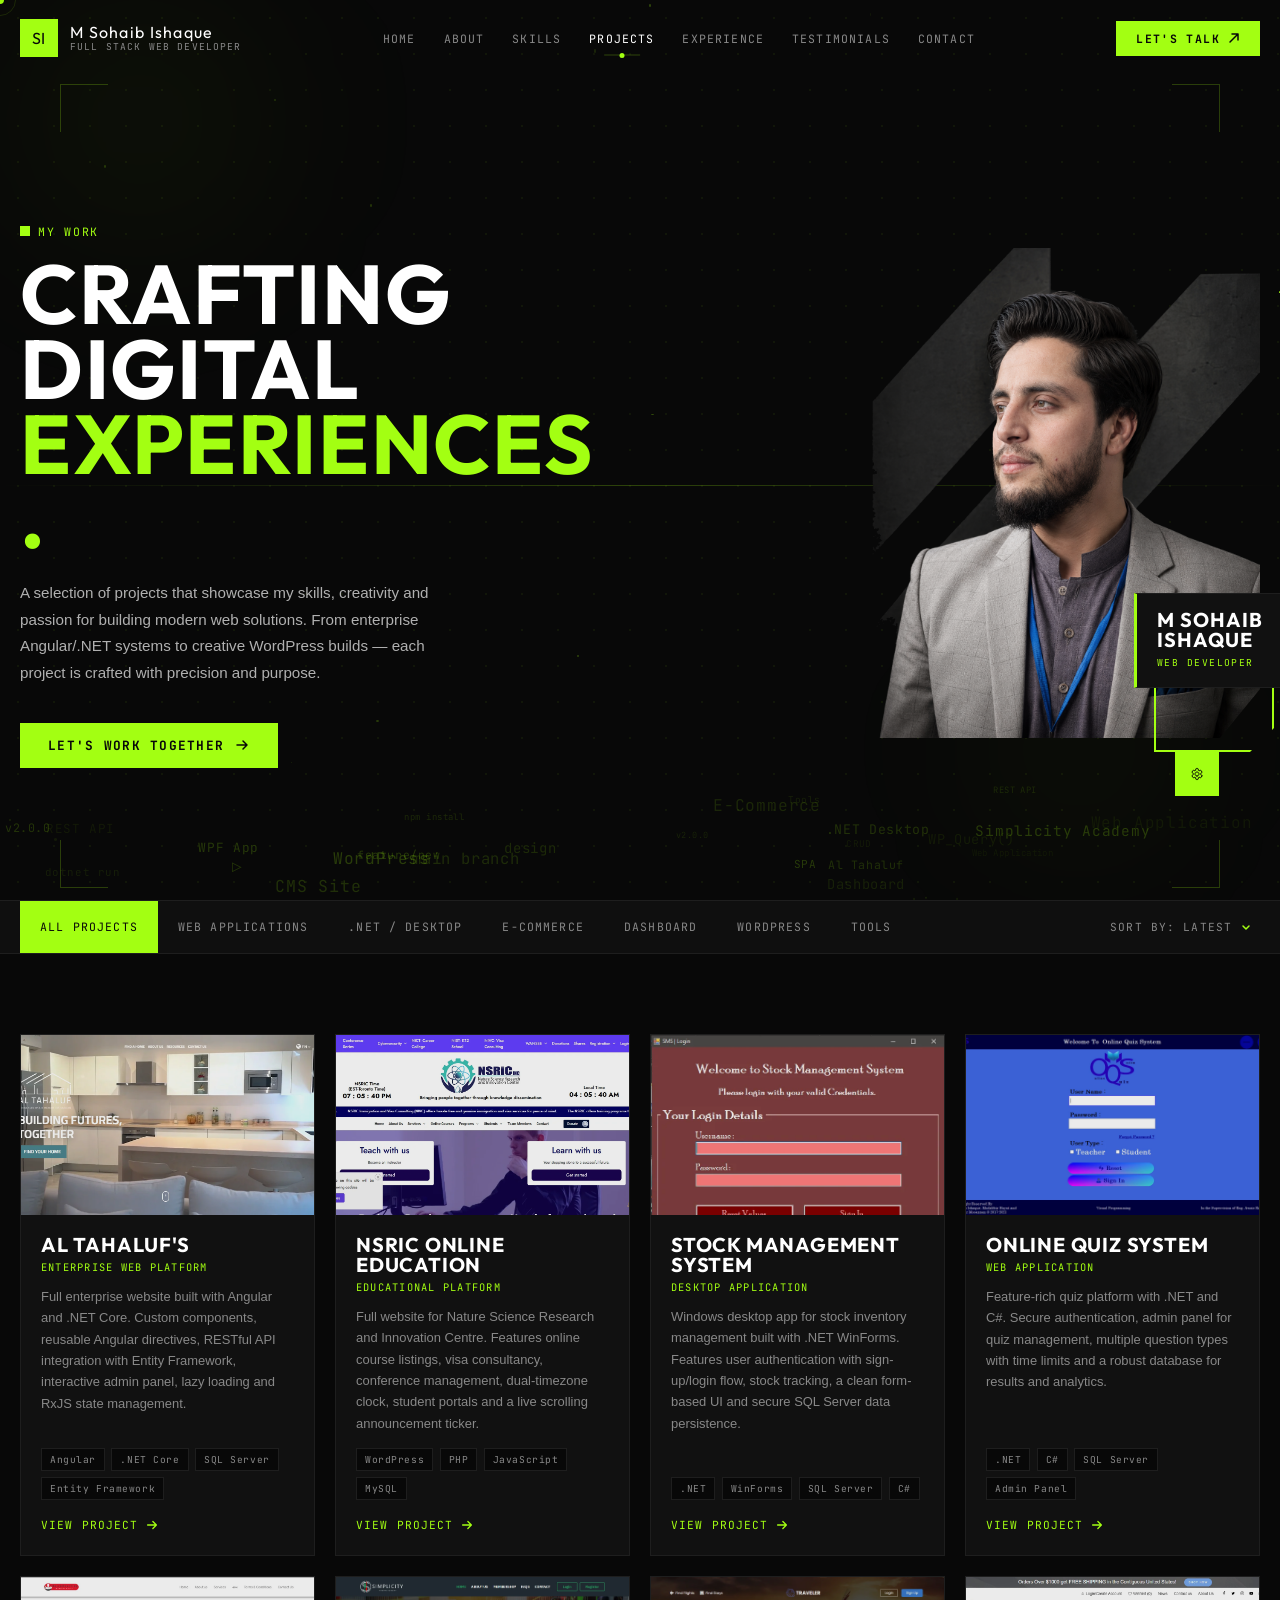
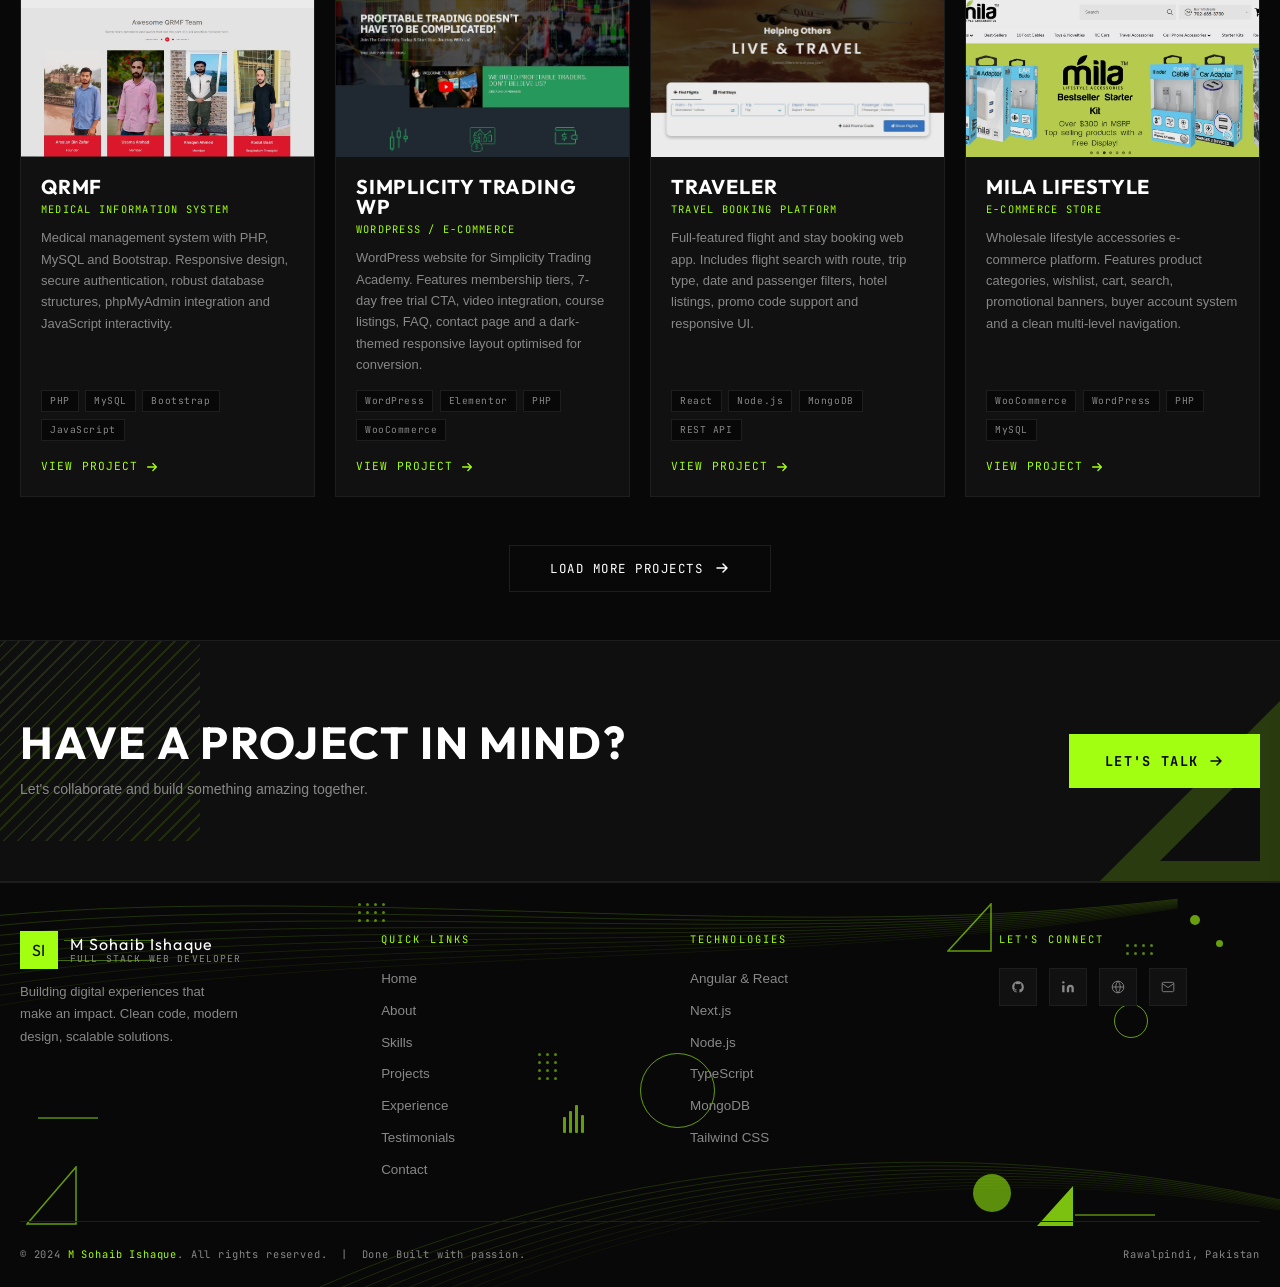
<file: projects.html>
<!DOCTYPE html>
<html lang="en">
<head>
  <meta charset="UTF-8" />
  <meta name="viewport" content="width=device-width, initial-scale=1.0" />
  <meta name="description" content="Projects — M Sohaib Ishaque. Full Stack Web Developer portfolio showcasing Angular, .NET Core, React, Node.js and WordPress projects." />
  <title>Projects — M Sohaib Ishaque</title>

  <link rel="preconnect" href="https://fonts.googleapis.com" />
  <link rel="preconnect" href="https://fonts.gstatic.com" crossorigin />
  <link href="https://fonts.googleapis.com/css2?family=Bebas+Neue&family=Barlow:wght@300;400;500;600;700&family=JetBrains+Mono:wght@400;700&display=swap" rel="stylesheet" />

  <link rel="stylesheet" href="./assets/css/styles.css" />
<link rel="stylesheet" href="./assets/css/responsive.css" />
  <style>
    .pg-thumb-screenshot {
      position: absolute;
      inset: 0;
      width: 100%;
      height: 100%;
      object-fit: cover;
      object-position: top;
      border-radius: inherit;
      transition: transform 0.5s ease, filter 0.3s ease;
      filter: brightness(0.92) saturate(1.05);
    }
    .pg-card:hover .pg-thumb-screenshot {
      transform: scale(1.04);
      filter: brightness(0.7) saturate(1.1);
    }
  </style>
 <link rel="icon" type="image/svg+xml" href="data:image/svg+xml,%3Csvg xmlns='http://www.w3.org/2000/svg' viewBox='0 0 32 32'%3E%3Crect width='32' height='32' fill='%23A3FF12'/%3E%3Ctext x='50%25' y='50%25' dominant-baseline='central' text-anchor='middle' font-family='sans-serif' font-weight='900' font-size='14' fill='%23000'%3ESI%3C/text%3E%3C/svg%3E"
/>
</head>
<body>

<!-- ── Cursor ── -->
<div class="cursor" aria-hidden="true"></div>
<div class="cursor-ring" aria-hidden="true"></div>

<!-- ── Back to top ── -->
<button class="back-top" aria-label="Back to top">
  <svg width="16" height="16" viewBox="0 0 16 16" fill="none">
    <path d="M8 12V4M4 8l4-4 4 4" stroke="currentColor" stroke-width="1.5" stroke-linecap="round" stroke-linejoin="round"/>
  </svg>
</button>



    <!-- ════════════════════════════════════════
     Customization Tab
════════════════════════════════════════ -->
    <button class="customize" id="customizeBtn" aria-label="Customize" aria-expanded="false" aria-controls="customizePanel">
        <svg width="16" height="16" viewBox="0 0 24 24" fill="none" xmlns="http://www.w3.org/2000/svg">
            <path d="M12 15C13.6569 15 15 13.6569 15 12C15 10.3431 13.6569 9 12 9C10.3431 9 9 10.3431 9 12C9 13.6569 10.3431 15 12 15Z" stroke="currentColor" stroke-width="1.5" stroke-linecap="round" stroke-linejoin="round" />
            <path d="M19.4 15.05L18.3 17.05C18.1 17.4 17.7 17.6 17.3 17.5L15.3 16.95C14.9 17.2 14.5 17.4 14.1 17.55L13.7 19.6C13.6 20 13.3 20.3 12.9 20.3H11.1C10.7 20.3 10.4 20 10.3 19.6L9.9 17.55C9.5 17.4 9.1 17.2 8.7 16.95L6.7 17.5C6.3 17.6 5.9 17.4 5.7 17.05L4.6 15.05C4.4 14.7 4.5 14.3 4.8 14.1L6.4 12.9C6.3 12.6 6.3 12.3 6.3 12C6.3 11.7 6.3 11.4 6.4 11.1L4.8 9.9C4.5 9.7 4.4 9.3 4.6 8.95L5.7 6.95C5.9 6.6 6.3 6.4 6.7 6.5L8.7 7.05C9.1 6.8 9.5 6.6 9.9 6.45L10.3 4.4C10.4 4 10.7 3.7 11.1 3.7H12.9C13.3 3.7 13.6 4 13.7 4.4L14.1 6.45C14.5 6.6 14.9 6.8 15.3 7.05L17.3 6.5C17.7 6.4 18.1 6.6 18.3 6.95L19.4 8.95C19.6 9.3 19.5 9.7 19.2 9.9L17.6 11.1C17.7 11.4 17.7 11.7 17.7 12C17.7 12.3 17.7 12.6 17.6 12.9L19.2 14.1C19.5 14.3 19.6 14.7 19.4 15.05Z"
            stroke="currentColor" stroke-width="1.5" stroke-linecap="round" stroke-linejoin="round" />
        </svg>
    </button>

    <!-- ════════════════════════════════════════
     Customize Dropdown Panel
════════════════════════════════════════ -->
    <div class="customize-panel" id="customizePanel" aria-hidden="true" role="dialog" aria-label="Theme settings">

        <!-- Panel header -->
        <div class="cp-header">
            <div class="cp-header-left">
                <svg width="14" height="14" viewBox="0 0 16 16" fill="none" aria-hidden="true">
                    <path d="M8 1l1.5 3.5L13 6l-3.5 1.5L8 11 6.5 7.5 3 6l3.5-1.5z" fill="rgba(180,150,255,0.9)" />
                    <circle cx="13" cy="2" r="1" fill="rgba(180,150,255,0.7)" />
                </svg>
                <span>Customization</span>
            </div>
            <button class="cp-close" id="customizePanelClose" aria-label="Close customize panel">
                <svg width="14" height="14" viewBox="0 0 14 14" fill="none">
                    <line x1="2" y1="2" x2="12" y2="12" stroke="currentColor" stroke-width="1.5" stroke-linecap="round" />
                    <line x1="12" y1="2" x2="2" y2="12" stroke="currentColor" stroke-width="1.5" stroke-linecap="round" />
                </svg>
            </button>
        </div>

        <!-- Accent line -->
        <div class="cp-accent-bar" aria-hidden="true"></div>
        <div class="cp-streak" aria-hidden="true"></div>

        <!-- ── Section: Theme Mode ── -->
        <p class="cp-section-label">
            Theme
        </p>

        <div class="cp-theme-grid" id="cpThemeGrid">

            <!-- Light -->
            <div class="cp-theme-card" data-theme="light" role="radio" aria-checked="false" tabindex="0">
                <div class="cp-icon-wrap">
                    <svg width="20" height="20" viewBox="0 0 24 24" fill="none" stroke="rgba(200,180,255,0.85)" stroke-width="1.8" stroke-linecap="round" aria-hidden="true">
                        <circle cx="12" cy="12" r="4" />
                        <line x1="12" y1="2" x2="12" y2="4" />
                        <line x1="12" y1="20" x2="12" y2="22" />
                        <line x1="2" y1="12" x2="4" y2="12" />
                        <line x1="20" y1="12" x2="22" y2="12" />
                        <line x1="4.93" y1="4.93" x2="6.34" y2="6.34" />
                        <line x1="17.66" y1="17.66" x2="19.07" y2="19.07" />
                        <line x1="4.93" y1="19.07" x2="6.34" y2="17.66" />
                        <line x1="17.66" y1="6.34" x2="19.07" y2="4.93" />
                    </svg>
                </div>
            </div>

            <!-- Dark (default) -->
            <div class="cp-theme-card active" data-theme="dark" role="radio" aria-checked="true" tabindex="0">
                <div class="cp-icon-wrap">
                    <svg width="20" height="20" viewBox="0 0 24 24" fill="none" stroke="rgba(200,180,255,0.95)" stroke-width="1.8" stroke-linecap="round" aria-hidden="true">
                        <path d="M21 12.79A9 9 0 1 1 11.21 3 7 7 0 0 0 21 12.79z" />
                    </svg>
                </div>
            </div>

            <!-- System -->
            <div class="cp-theme-card" data-theme="system" role="radio" aria-checked="false" tabindex="0">
                <div class="cp-icon-wrap">
                    <svg width="20" height="20" viewBox="0 0 24 24" fill="none" stroke="rgba(200,180,255,0.85)" stroke-width="1.8" stroke-linecap="round" stroke-linejoin="round" aria-hidden="true">
                        <rect x="2" y="3" width="20" height="14" rx="2" />
                        <path d="M8 21h8M12 17v4" />
                    </svg>
                </div>
            </div>

        </div>

        <!-- ── Section: Preset Themes ── -->
        <div class="cp-presets-header">
            <div>
                <p class="cp-section-label" style="margin-bottom:2px">Preset Themes</p>
            </div>
        </div>

        <div class="cp-carousel-wrap">
            <div class="cp-carousel" id="cpSwatchCarousel">

                <div class="cp-swatch" data-swatch="deep-violet">
                    <div class="cp-swatch-box active" style="background:linear-gradient(135deg,#A3FF12 0%,#89d313 50%,#6ca116 100%)">
                        <div class="cp-check" aria-hidden="true">
                            <svg width="9" height="9" viewBox="0 0 10 10" fill="none">
                                <polyline points="2,5 4,7.5 8,3" stroke="#7c3aed" stroke-width="1.8" stroke-linecap="round" stroke-linejoin="round" />
                            </svg>
                        </div>
                        <div class="cp-swatch-radio" aria-hidden="true"></div>
                    </div>
                    <div class="cp-swatch-label">Deep Violet</div>
                </div>

                <div class="cp-swatch" data-swatch="electric-blue">
                    <div class="cp-swatch-box" style="background:linear-gradient(135deg,#1e40af 0%,#2563eb 50%,#60a5fa 100%)">
                        <div class="cp-check" aria-hidden="true">
                            <svg width="9" height="9" viewBox="0 0 10 10" fill="none">
                                <polyline points="2,5 4,7.5 8,3" stroke="#2563eb" stroke-width="1.8" stroke-linecap="round" stroke-linejoin="round" />
                            </svg>
                        </div>
                        <div class="cp-swatch-radio" aria-hidden="true"></div>
                    </div>
                    <div class="cp-swatch-label">Electric Blue</div>
                </div>

                <div class="cp-swatch" data-swatch="warm-amber">
                    <div class="cp-swatch-box" style="background:linear-gradient(135deg,#b45309 0%,#f59e0b 50%,#fcd34d 100%)">
                        <div class="cp-check" aria-hidden="true">
                            <svg width="9" height="9" viewBox="0 0 10 10" fill="none">
                                <polyline points="2,5 4,7.5 8,3" stroke="#f59e0b" stroke-width="1.8" stroke-linecap="round" stroke-linejoin="round" />
                            </svg>
                        </div>
                        <div class="cp-swatch-radio" aria-hidden="true"></div>
                    </div>
                    <div class="cp-swatch-label">Warm Amber</div>
                </div>

                <div class="cp-swatch" data-swatch="soft-rose">
                    <div class="cp-swatch-box" style="background:linear-gradient(135deg,#9f1239 0%,#f43f5e 50%,#fda4af 100%)">
                        <div class="cp-check" aria-hidden="true">
                            <svg width="9" height="9" viewBox="0 0 10 10" fill="none">
                                <polyline points="2,5 4,7.5 8,3" stroke="#f43f5e" stroke-width="1.8" stroke-linecap="round" stroke-linejoin="round" />
                            </svg>
                        </div>
                        <div class="cp-swatch-radio" aria-hidden="true"></div>
                    </div>
                    <div class="cp-swatch-label">Soft Rose</div>
                </div>
                <div class="cp-swatch" data-swatch="sunset-orange">
                    <div class="cp-swatch-box" style="background:linear-gradient(135deg,#c2410c 0%,#ea580c 50%,#fb923c 100%)">
                        <div class="cp-check" aria-hidden="true">
                            <svg width="9" height="9" viewBox="0 0 10 10" fill="none">
                                <polyline points="2,5 4,7.5 8,3" stroke="#ea580c" stroke-width="1.8" stroke-linecap="round" stroke-linejoin="round" />
                            </svg>
                        </div>
                        <div class="cp-swatch-radio" aria-hidden="true"></div>
                    </div>
                    <div class="cp-swatch-label">Sunset Orange</div>
                </div>

            </div>
        </div>
    </div>
    <!-- /.customize-panel -->

<!-- ════════════════════════════════════════
     MOBILE MENU
════════════════════════════════════════ -->
<nav class="mobile-menu" aria-label="Mobile navigation">
  <a href="index.html"         class="mobile-nav-link">Home</a>
  <a href="about.html"         class="mobile-nav-link">About</a>
  <a href="skills.html"        class="mobile-nav-link">Skills</a>
  <a href="projects.html"      class="mobile-nav-link" style="color:var(--accent)">Projects</a>
  <a href="experience.html"    class="mobile-nav-link">Experience</a>
  <a href="testimonials.html"  class="mobile-nav-link">Testimonials</a>
  <a href="contact.html"       class="mobile-nav-link">Contact</a>
</nav>

<!-- ════════════════════════════════════════
     NAVBAR
════════════════════════════════════════ -->
<header class="navbar scrolled" role="banner">
  <div class="container">
    <div class="nav-inner">

      <a href="index.html" class="nav-logo" aria-label="Home">
        <div class="logo-box" aria-hidden="true">SI</div>
        <div class="logo-text">
          <span class="logo-name">M Sohaib Ishaque</span>
          <span class="logo-role">Full Stack Web Developer</span>
        </div>
      </a>

      <nav class="nav-menu" aria-label="Main navigation">
        <a href="index.html"         class="nav-link">Home</a>
        <a href="about.html"         class="nav-link">About</a>
        <a href="skills.html"        class="nav-link">Skills</a>
        <a href="projects.html"      class="nav-link active">Projects</a>
        <a href="experience.html"    class="nav-link">Experience</a>
        <a href="testimonials.html"  class="nav-link">Testimonials</a>
        <a href="contact.html"       class="nav-link">Contact</a>
      </nav>

      <a href="contact.html" class="nav-cta">
        Let's Talk
        <svg width="12" height="12" viewBox="0 0 12 12" fill="none" aria-hidden="true">
          <path d="M2 10L10 2M10 2H4M10 2v6" stroke="currentColor" stroke-width="1.5" stroke-linecap="round"/>
        </svg>
      </a>

      <button class="hamburger" aria-label="Toggle menu" aria-expanded="false">
        <span></span><span></span><span></span>
      </button>

    </div>
  </div>
</header>

<!-- ════════════════════════════════════════
     PROJECTS HERO
════════════════════════════════════════ -->
<section class="projects-hero" id="projects-hero" aria-label="Projects hero">
  <div class="projects-hero-bg" aria-hidden="true"></div>

  <div class="container">
    <div class="projects-hero-inner">

      <!-- Left -->
      <div class="reveal-left">
        <span class="accent-tag">My Work</span>

        <h1 class="projects-hero-heading">
          <span class="ph-white">Crafting Digital</span>
          <span class="ph-green">Experiences.</span>
        </h1>

        <p class="projects-hero-sub">
          A selection of projects that showcase my skills, creativity and passion for building modern web solutions. From enterprise Angular/.NET systems to creative WordPress builds — each project is crafted with precision and purpose.
        </p>

        <a href="contact.html" class="btn btn-primary">
          Let's Work Together
          <svg width="16" height="16" viewBox="0 0 16 16" fill="none" aria-hidden="true">
            <path d="M3 8h10M9 4l4 4-4 4" stroke="currentColor" stroke-width="1.5" stroke-linecap="round" stroke-linejoin="round"/>
          </svg>
        </a>
      </div>

      <!-- Right: Image -->
      <div class="projects-hero-visual reveal-right">
        <div class="projects-img-frame">
          <img
            src="./assets/images/1.png"
            alt="M Sohaib Ishaque — Full Stack Web Developer"
            class="projects-img-main"
            loading="eager"
          />
          <div class="projects-img-accent" aria-hidden="true"></div>
          <span class="projects-plus-tr" aria-hidden="true">+</span>
          <span class="projects-plus-br" aria-hidden="true">+</span>
          <div class="projects-name-badge">
            <h3>M Sohaib<br/>Ishaque</h3>
            <p>Web Developer</p>
          </div>
        </div>
      </div>

    </div>
  </div>
</section>

<!-- ════════════════════════════════════════
     FILTER BAR
════════════════════════════════════════ -->
<div class="filter-section" role="navigation" aria-label="Project filters">
  <div class="container">
    <div class="filter-inner">
      <div class="filter-tabs" role="tablist" aria-label="Filter projects by category">
        <button class="filter-tab active" data-filter="all"              role="tab" aria-selected="true">All Projects</button>
        <button class="filter-tab"        data-filter="web"              role="tab" aria-selected="false">Web Applications</button>
        <button class="filter-tab"        data-filter="dotnet"           role="tab" aria-selected="false">.NET / Desktop</button>
        <button class="filter-tab"        data-filter="ecommerce"        role="tab" aria-selected="false">E-Commerce</button>
        <button class="filter-tab"        data-filter="dashboard"        role="tab" aria-selected="false">Dashboard</button>
        <button class="filter-tab"        data-filter="wordpress"        role="tab" aria-selected="false">WordPress</button>
        <button class="filter-tab"        data-filter="tools"            role="tab" aria-selected="false">Tools</button>
      </div>
      <button class="filter-sort" aria-label="Sort projects">
        Sort By: Latest
        <svg width="12" height="12" viewBox="0 0 12 12" fill="none" aria-hidden="true">
          <path d="M3 5l3 3 3-3" stroke="currentColor" stroke-width="1.5" stroke-linecap="round" stroke-linejoin="round"/>
        </svg>
      </button>
    </div>
  </div>
</div>

<!-- ════════════════════════════════════════
     PROJECTS GALLERY
════════════════════════════════════════ -->
<section class="projects-gallery" id="gallery" aria-label="Projects gallery">
  <div class="container">
    <div class="pg-grid" id="projectsGrid">

      <!-- ── 01 Al Tahaluf's ── -->
      <article class="pg-card reveal" data-category="web dotnet" tabindex="0" aria-label="Al Tahaluf's project">
        <div class="pg-thumb">
          <div class="pg-thumb-grid" aria-hidden="true"></div>
          <img src="./assets/images/al-tahaluf-.webp" alt="Al Tahaluf's Admin Panel" class="pg-thumb-screenshot" loading="lazy" />
          <span class="pg-num">01</span>
          <div class="pg-overlay" aria-hidden="true">
            <div class="pg-overlay-icon">
              <svg width="18" height="18" viewBox="0 0 24 24" fill="none" stroke="currentColor" stroke-width="2">
                <path d="M18 13v6a2 2 0 0 1-2 2H5a2 2 0 0 1-2-2V8a2 2 0 0 1 2-2h6"/>
                <polyline points="15 3 21 3 21 9"/><line x1="10" y1="14" x2="21" y2="3"/>
              </svg>
            </div>
          </div>
        </div>
        <div class="pg-body">
          <h3 class="pg-name">Al Tahaluf's</h3>
          <p class="pg-category">Enterprise Web Platform</p>
          <p class="pg-desc">Full enterprise website built with Angular and .NET Core. Custom components, reusable Angular directives, RESTful API integration with Entity Framework, interactive admin panel, lazy loading and RxJS state management.</p>
          <div class="pg-tags">
            <span class="pg-tag">Angular</span>
            <span class="pg-tag">.NET Core</span>
            <span class="pg-tag">SQL Server</span>
            <span class="pg-tag">Entity Framework</span>
          </div>
          <a href="project-details.html" class="pg-link">
            View Project
            <svg width="14" height="14" viewBox="0 0 16 16" fill="none" aria-hidden="true">
              <path d="M3 8h10M9 4l4 4-4 4" stroke="currentColor" stroke-width="1.5" stroke-linecap="round" stroke-linejoin="round"/>
            </svg>
          </a>
        </div>
      </article>

      <!-- ── 02 Gossips Web App ── -->
      <article class="pg-card reveal" data-category="web dotnet dashboard" tabindex="0" aria-label="Gossips Web App project">
        <div class="pg-thumb pg-thumb--dashboard">
          <div class="pg-thumb-grid" aria-hidden="true"></div>
          <img src="./assets/images/nsric.webp" alt="NSRIC Online Education Platform" class="pg-thumb-screenshot" loading="lazy" />
          <span class="pg-num">02</span>
          <div class="pg-overlay" aria-hidden="true">
            <div class="pg-overlay-icon">
              <svg width="18" height="18" viewBox="0 0 24 24" fill="none" stroke="currentColor" stroke-width="2">
                <path d="M18 13v6a2 2 0 0 1-2 2H5a2 2 0 0 1-2-2V8a2 2 0 0 1 2-2h6"/>
                <polyline points="15 3 21 3 21 9"/><line x1="10" y1="14" x2="21" y2="3"/>
              </svg>
            </div>
          </div>
        </div>
        <div class="pg-body">
          <h3 class="pg-name">NSRIC Online Education</h3>
          <p class="pg-category">Educational Platform</p>
          <p class="pg-desc">Full website for Nature Science Research and Innovation Centre. Features online course listings, visa consultancy, conference management, dual-timezone clock, student portals and a live scrolling announcement ticker.</p>
          <div class="pg-tags">
            <span class="pg-tag">WordPress</span>
            <span class="pg-tag">PHP</span>
            <span class="pg-tag">JavaScript</span>
            <span class="pg-tag">MySQL</span>
          </div>
          <a href="project-details.html" class="pg-link">
            View Project
            <svg width="14" height="14" viewBox="0 0 16 16" fill="none" aria-hidden="true">
              <path d="M3 8h10M9 4l4 4-4 4" stroke="currentColor" stroke-width="1.5" stroke-linecap="round" stroke-linejoin="round"/>
            </svg>
          </a>
        </div>
      </article>

      <!-- ── 03 Simplicity Trading (Desktop) ── -->
      <article class="pg-card reveal" data-category="dotnet tools" tabindex="0" aria-label="Simplicity Trading Academy project">
        <div class="pg-thumb">
          <div class="pg-thumb-grid" aria-hidden="true"></div>
          <img src="./assets/images/stack-management.webp" alt="Stock Management System Desktop App" class="pg-thumb-screenshot" loading="lazy" />
          <span class="pg-num">03</span>
          <div class="pg-overlay" aria-hidden="true">
            <div class="pg-overlay-icon">
              <svg width="18" height="18" viewBox="0 0 24 24" fill="none" stroke="currentColor" stroke-width="2">
                <path d="M18 13v6a2 2 0 0 1-2 2H5a2 2 0 0 1-2-2V8a2 2 0 0 1 2-2h6"/>
                <polyline points="15 3 21 3 21 9"/><line x1="10" y1="14" x2="21" y2="3"/>
              </svg>
            </div>
          </div>
        </div>
        <div class="pg-body">
          <h3 class="pg-name">Stock Management System</h3>
          <p class="pg-category">Desktop Application</p>
          <p class="pg-desc">Windows desktop app for stock inventory management built with .NET WinForms. Features user authentication with sign-up/login flow, stock tracking, a clean form-based UI and secure SQL Server data persistence.</p>
          <div class="pg-tags">
            <span class="pg-tag">.NET</span>
            <span class="pg-tag">WinForms</span>
            <span class="pg-tag">SQL Server</span>
            <span class="pg-tag">C#</span>
          </div>
          <a href="project-details.html" class="pg-link">
            View Project
            <svg width="14" height="14" viewBox="0 0 16 16" fill="none" aria-hidden="true">
              <path d="M3 8h10M9 4l4 4-4 4" stroke="currentColor" stroke-width="1.5" stroke-linecap="round" stroke-linejoin="round"/>
            </svg>
          </a>
        </div>
      </article>

      <!-- ── 04 Online Quiz System ── -->
      <article class="pg-card reveal" data-category="web tools" tabindex="0" aria-label="Online Quiz System project">
        <div class="pg-thumb">
          <div class="pg-thumb-grid" aria-hidden="true"></div>
          <img src="./assets/images/online-quiz.webp" alt="Online Quiz System" class="pg-thumb-screenshot" loading="lazy" />
          <span class="pg-num">04</span>
          <div class="pg-overlay" aria-hidden="true">
            <div class="pg-overlay-icon">
              <svg width="18" height="18" viewBox="0 0 24 24" fill="none" stroke="currentColor" stroke-width="2">
                <path d="M18 13v6a2 2 0 0 1-2 2H5a2 2 0 0 1-2-2V8a2 2 0 0 1 2-2h6"/>
                <polyline points="15 3 21 3 21 9"/><line x1="10" y1="14" x2="21" y2="3"/>
              </svg>
            </div>
          </div>
        </div>
        <div class="pg-body">
          <h3 class="pg-name">Online Quiz System</h3>
          <p class="pg-category">Web Application</p>
          <p class="pg-desc">Feature-rich quiz platform with .NET and C#. Secure authentication, admin panel for quiz management, multiple question types with time limits and a robust database for results and analytics.</p>
          <div class="pg-tags">
            <span class="pg-tag">.NET</span>
            <span class="pg-tag">C#</span>
            <span class="pg-tag">SQL Server</span>
            <span class="pg-tag">Admin Panel</span>
          </div>
          <a href="project-details.html" class="pg-link">
            View Project
            <svg width="14" height="14" viewBox="0 0 16 16" fill="none" aria-hidden="true">
              <path d="M3 8h10M9 4l4 4-4 4" stroke="currentColor" stroke-width="1.5" stroke-linecap="round" stroke-linejoin="round"/>
            </svg>
          </a>
        </div>
      </article>

      <!-- ── 05 QRMF Medical System ── -->
      <article class="pg-card reveal" data-category="web" tabindex="0" aria-label="QRMF Medical System project">
        <div class="pg-thumb">
          <div class="pg-thumb-grid" aria-hidden="true"></div>
          <img src="./assets/images/medical.webp" alt="QRMF Quick Reaction Medical Force Website" class="pg-thumb-screenshot" loading="lazy" />
          <span class="pg-num">05</span>
          <div class="pg-overlay" aria-hidden="true">
            <div class="pg-overlay-icon">
              <svg width="18" height="18" viewBox="0 0 24 24" fill="none" stroke="currentColor" stroke-width="2">
                <path d="M18 13v6a2 2 0 0 1-2 2H5a2 2 0 0 1-2-2V8a2 2 0 0 1 2-2h6"/>
                <polyline points="15 3 21 3 21 9"/><line x1="10" y1="14" x2="21" y2="3"/>
              </svg>
            </div>
          </div>
        </div>
        <div class="pg-body">
          <h3 class="pg-name">QRMF</h3>
          <p class="pg-category">Medical Information System</p>
          <p class="pg-desc">Medical management system with PHP, MySQL and Bootstrap. Responsive design, secure authentication, robust database structures, phpMyAdmin integration and JavaScript interactivity.</p>
          <div class="pg-tags">
            <span class="pg-tag">PHP</span>
            <span class="pg-tag">MySQL</span>
            <span class="pg-tag">Bootstrap</span>
            <span class="pg-tag">JavaScript</span>
          </div>
          <a href="project-details.html" class="pg-link">
            View Project
            <svg width="14" height="14" viewBox="0 0 16 16" fill="none" aria-hidden="true">
              <path d="M3 8h10M9 4l4 4-4 4" stroke="currentColor" stroke-width="1.5" stroke-linecap="round" stroke-linejoin="round"/>
            </svg>
          </a>
        </div>
      </article>

      <!-- ── 06 Al Tahaluf WordPress ── -->
      <article class="pg-card reveal" data-category="wordpress ecommerce" tabindex="0" aria-label="Al Tahaluf WordPress project">
        <div class="pg-thumb pg-thumb--chat">
          <div class="pg-thumb-grid" aria-hidden="true"></div>
          <img src="./assets/images/simplicity.webp" alt="Al Tahaluf WordPress Website" class="pg-thumb-screenshot" loading="lazy" />
          <span class="pg-num">06</span>
          <div class="pg-overlay" aria-hidden="true">
            <div class="pg-overlay-icon">
              <svg width="18" height="18" viewBox="0 0 24 24" fill="none" stroke="currentColor" stroke-width="2">
                <path d="M18 13v6a2 2 0 0 1-2 2H5a2 2 0 0 1-2-2V8a2 2 0 0 1 2-2h6"/>
                <polyline points="15 3 21 3 21 9"/><line x1="10" y1="14" x2="21" y2="3"/>
              </svg>
            </div>
          </div>
        </div>
        <div class="pg-body">
          <h3 class="pg-name">Simplicity Trading WP</h3>
          <p class="pg-category">WordPress / E-Commerce</p>
          <p class="pg-desc">WordPress website for Simplicity Trading Academy. Features membership tiers, 7-day free trial CTA, video integration, course listings, FAQ, contact page and a dark-themed responsive layout optimised for conversion.</p>
          <div class="pg-tags">
            <span class="pg-tag">WordPress</span>
            <span class="pg-tag">Elementor</span>
            <span class="pg-tag">PHP</span>
            <span class="pg-tag">WooCommerce</span>
          </div>
          <a href="project-details.html" class="pg-link">
            View Project
            <svg width="14" height="14" viewBox="0 0 16 16" fill="none" aria-hidden="true">
              <path d="M3 8h10M9 4l4 4-4 4" stroke="currentColor" stroke-width="1.5" stroke-linecap="round" stroke-linejoin="round"/>
            </svg>
          </a>
        </div>
      </article>
      <!-- ── 08 Traveler Booking App ── -->
      <article class="pg-card reveal" data-category="web" tabindex="0" aria-label="Traveler Booking App project">
        <div class="pg-thumb">
          <div class="pg-thumb-grid" aria-hidden="true"></div>
          <img src="./assets/images/travel-agency.webp" alt="Traveler Flight and Stay Booking App" class="pg-thumb-screenshot" loading="lazy" />
          <span class="pg-num">08</span>
          <div class="pg-overlay" aria-hidden="true">
            <div class="pg-overlay-icon">
              <svg width="18" height="18" viewBox="0 0 24 24" fill="none" stroke="currentColor" stroke-width="2">
                <path d="M18 13v6a2 2 0 0 1-2 2H5a2 2 0 0 1-2-2V8a2 2 0 0 1 2-2h6"/>
                <polyline points="15 3 21 3 21 9"/><line x1="10" y1="14" x2="21" y2="3"/>
              </svg>
            </div>
          </div>
        </div>
        <div class="pg-body">
          <h3 class="pg-name">Traveler</h3>
          <p class="pg-category">Travel Booking Platform</p>
          <p class="pg-desc">Full-featured flight and stay booking web app. Includes flight search with route, trip type, date and passenger filters, hotel listings, promo code support and responsive UI.</p>
          <div class="pg-tags">
            <span class="pg-tag">React</span>
            <span class="pg-tag">Node.js</span>
            <span class="pg-tag">MongoDB</span>
            <span class="pg-tag">REST API</span>
          </div>
          <a href="project-details.html" class="pg-link">
            View Project
            <svg width="14" height="14" viewBox="0 0 16 16" fill="none" aria-hidden="true">
              <path d="M3 8h10M9 4l4 4-4 4" stroke="currentColor" stroke-width="1.5" stroke-linecap="round" stroke-linejoin="round"/>
            </svg>
          </a>
        </div>
      </article>

      <!-- ── 09 Mila Lifestyle E-Commerce ── -->
      <article class="pg-card reveal" data-category="ecommerce wordpress" tabindex="0" aria-label="Mila Lifestyle E-Commerce project">
        <div class="pg-thumb">
          <div class="pg-thumb-grid" aria-hidden="true"></div>
          <img src="./assets/images/mila.webp" alt="Mila Lifestyle Accessories E-Commerce Store" class="pg-thumb-screenshot" loading="lazy" />
          <span class="pg-num">09</span>
          <div class="pg-overlay" aria-hidden="true">
            <div class="pg-overlay-icon">
              <svg width="18" height="18" viewBox="0 0 24 24" fill="none" stroke="currentColor" stroke-width="2">
                <path d="M18 13v6a2 2 0 0 1-2 2H5a2 2 0 0 1-2-2V8a2 2 0 0 1 2-2h6"/>
                <polyline points="15 3 21 3 21 9"/><line x1="10" y1="14" x2="21" y2="3"/>
              </svg>
            </div>
          </div>
        </div>
        <div class="pg-body">
          <h3 class="pg-name">Mila Lifestyle</h3>
          <p class="pg-category">E-Commerce Store</p>
          <p class="pg-desc">Wholesale lifestyle accessories e-commerce platform. Features product categories, wishlist, cart, search, promotional banners, buyer account system and a clean multi-level navigation.</p>
          <div class="pg-tags">
            <span class="pg-tag">WooCommerce</span>
            <span class="pg-tag">WordPress</span>
            <span class="pg-tag">PHP</span>
            <span class="pg-tag">MySQL</span>
          </div>
          <a href="project-details.html" class="pg-link">
            View Project
            <svg width="14" height="14" viewBox="0 0 16 16" fill="none" aria-hidden="true">
              <path d="M3 8h10M9 4l4 4-4 4" stroke="currentColor" stroke-width="1.5" stroke-linecap="round" stroke-linejoin="round"/>
            </svg>
          </a>
        </div>
      </article>

    </div><!-- /pg-grid -->

    <!-- Load More -->
    <div class="load-more-wrap reveal">
      <button class="btn-load-more" id="loadMoreBtn" aria-label="View all projects">
        Load More Projects
        <svg width="16" height="16" viewBox="0 0 16 16" fill="none" aria-hidden="true">
          <path d="M3 8h10M9 4l4 4-4 4" stroke="currentColor" stroke-width="1.5" stroke-linecap="round" stroke-linejoin="round"/>
        </svg>
      </button>
    </div>

  </div>
</section>

<!-- ════════════════════════════════════════
     CTA BANNER
════════════════════════════════════════ -->
<section class="cta-banner" aria-label="Call to action">
  <div class="cta-geo" aria-hidden="true"></div>
  <div class="container">
    <div class="cta-inner">
      <div class="reveal-left">
        <h2 class="cta-heading">Have a Project in Mind?</h2>
        <p class="cta-sub">Let's collaborate and build something amazing together.</p>
      </div>
      <a href="contact.html" class="btn btn-primary reveal-right" style="font-size:0.85rem;padding:1rem 2.25rem;">
        Let's Talk
        <svg width="16" height="16" viewBox="0 0 16 16" fill="none" aria-hidden="true">
          <path d="M3 8h10M9 4l4 4-4 4" stroke="currentColor" stroke-width="1.5" stroke-linecap="round" stroke-linejoin="round"/>
        </svg>
      </a>
    </div>
  </div>
</section>

<!-- ════════════════════════════════════════
     FOOTER
════════════════════════════════════════ -->
<footer role="contentinfo">
  <div class="container">
    <div class="footer-top">

      <!-- Brand -->
      <div class="footer-brand">
        <a href="index.html" class="nav-logo" aria-label="M Sohaib Ishaque Home">
          <div class="logo-box" aria-hidden="true">SI</div>
          <div class="logo-text">
            <span class="logo-name">M Sohaib Ishaque</span>
            <span class="logo-role">Full Stack Web Developer</span>
          </div>
        </a>
        <p>Building digital experiences that make an impact. Clean code, modern design, scalable solutions.</p>
      </div>

      <!-- Quick Links -->
      <div>
        <p class="footer-col-title">Quick Links</p>
        <nav class="footer-links" aria-label="Footer navigation">
          <a href="index.html">Home</a>
          <a href="about.html">About</a>
          <a href="skills.html">Skills</a>
          <a href="projects.html">Projects</a>
          <a href="experience.html">Experience</a>
          <a href="testimonials.html">Testimonials</a>
          <a href="contact.html">Contact</a>
        </nav>
      </div>

      <!-- Technologies -->
      <div>
        <p class="footer-col-title">Technologies</p>
        <nav class="footer-links" aria-label="Technology links">
          <a href="skills.html">Angular &amp; React</a>
          <a href="skills.html">Next.js</a>
          <a href="skills.html">Node.js</a>
          <a href="skills.html">TypeScript</a>
          <a href="skills.html">MongoDB</a>
          <a href="skills.html">Tailwind CSS</a>
        </nav>
      </div>

      <!-- Connect -->
      <div>
        <p class="footer-col-title">Let's Connect</p>
        <div class="footer-social social-links" role="list" aria-label="Social media">
          <a href="https://github.com/Sohaib-Ishaque/" class="social-link" aria-label="GitHub" target="_blank" rel="noopener noreferrer" role="listitem">
            <svg width="14" height="14" viewBox="0 0 24 24" fill="currentColor">
              <path d="M12 2C6.477 2 2 6.484 2 12.017c0 4.425 2.865 8.18 6.839 9.504.5.092.682-.217.682-.483 0-.237-.008-.868-.013-1.703-2.782.605-3.369-1.343-3.369-1.343-.454-1.158-1.11-1.466-1.11-1.466-.908-.62.069-.608.069-.608 1.003.07 1.531 1.032 1.531 1.032.892 1.53 2.341 1.088 2.91.832.092-.647.35-1.088.636-1.338-2.22-.253-4.555-1.113-4.555-4.951 0-1.093.39-1.988 1.029-2.688-.103-.253-.446-1.272.098-2.65 0 0 .84-.27 2.75 1.026A9.564 9.564 0 0 1 12 6.844a9.59 9.59 0 0 1 2.504.337c1.909-1.296 2.747-1.027 2.747-1.027.546 1.379.202 2.398.1 2.651.64.7 1.028 1.595 1.028 2.688 0 3.848-2.339 4.695-4.566 4.943.359.309.678.92.678 1.855 0 1.338-.012 2.419-.012 2.747 0 .268.18.58.688.482A10.019 10.019 0 0 0 22 12.017C22 6.484 17.522 2 12 2z"/>
            </svg>
          </a>
          <a href="https://linkedin.com/in/sohaibishaque" class="social-link" aria-label="LinkedIn" target="_blank" rel="noopener noreferrer" role="listitem">
            <svg width="14" height="14" viewBox="0 0 24 24" fill="currentColor">
              <path d="M16 8a6 6 0 0 1 6 6v7h-4v-7a2 2 0 0 0-2-2 2 2 0 0 0-2 2v7h-4v-7a6 6 0 0 1 6-6z"/><rect x="2" y="9" width="4" height="12"/><circle cx="4" cy="4" r="2"/>
            </svg>
          </a>
          <a href="https://engineersohaibishaque.com" class="social-link" aria-label="Website" target="_blank" rel="noopener noreferrer" role="listitem">
            <svg width="14" height="14" viewBox="0 0 24 24" fill="none" stroke="currentColor" stroke-width="1.5">
              <circle cx="12" cy="12" r="10"/><path d="M2 12h20M12 2a15.3 15.3 0 0 1 4 10 15.3 15.3 0 0 1-4 10 15.3 15.3 0 0 1-4-10 15.3 15.3 0 0 1 4-10z"/>
            </svg>
          </a>
          <a href="mailto:engineer.sohaibishaque@gmail.com" class="social-link" aria-label="Email" role="listitem">
            <svg width="14" height="14" viewBox="0 0 24 24" fill="none" stroke="currentColor" stroke-width="1.5">
              <path d="M4 4h16c1.1 0 2 .9 2 2v12c0 1.1-.9 2-2 2H4c-1.1 0-2-.9-2-2V6c0-1.1.9-2 2-2z"/><polyline points="22,6 12,13 2,6"/>
            </svg>
          </a>
        </div>
      </div>

    </div>

    <div class="footer-bottom">
      <p class="footer-copy">
        &copy; 2024 <span>M Sohaib Ishaque</span>. All rights reserved. &nbsp;|&nbsp; Done Built with passion.
      </p>
      <p class="footer-copy">Rawalpindi, Pakistan</p>
    </div>

  </div>
</footer>

<script src="./assets/js/constants.js"></script>
<script src="./assets/js/utils.js"></script>
<script src="./assets/js/animations.js"></script>
<script src="./assets/js/textures.js"></script>
<script src="./assets/js/interactions.js"></script>
<script src="./assets/js/main.js"></script>

</body>
</html>
</file>
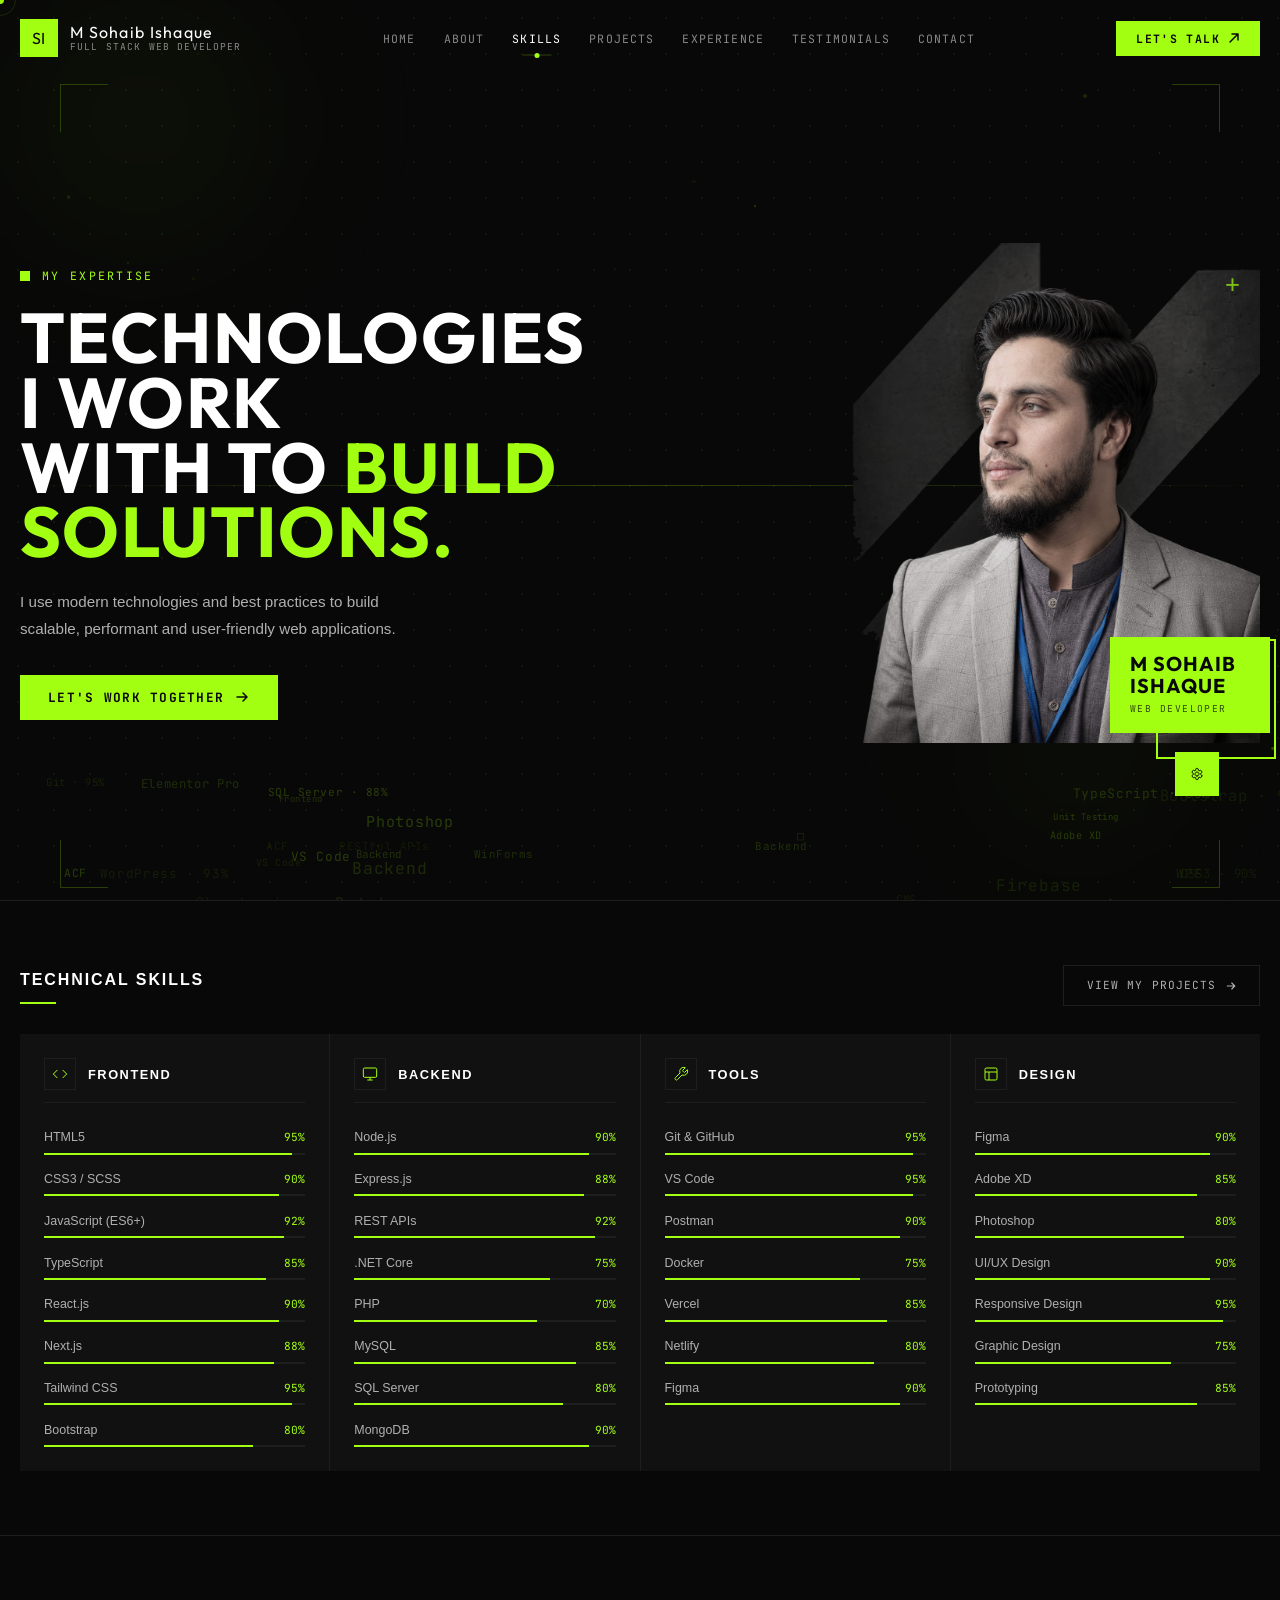
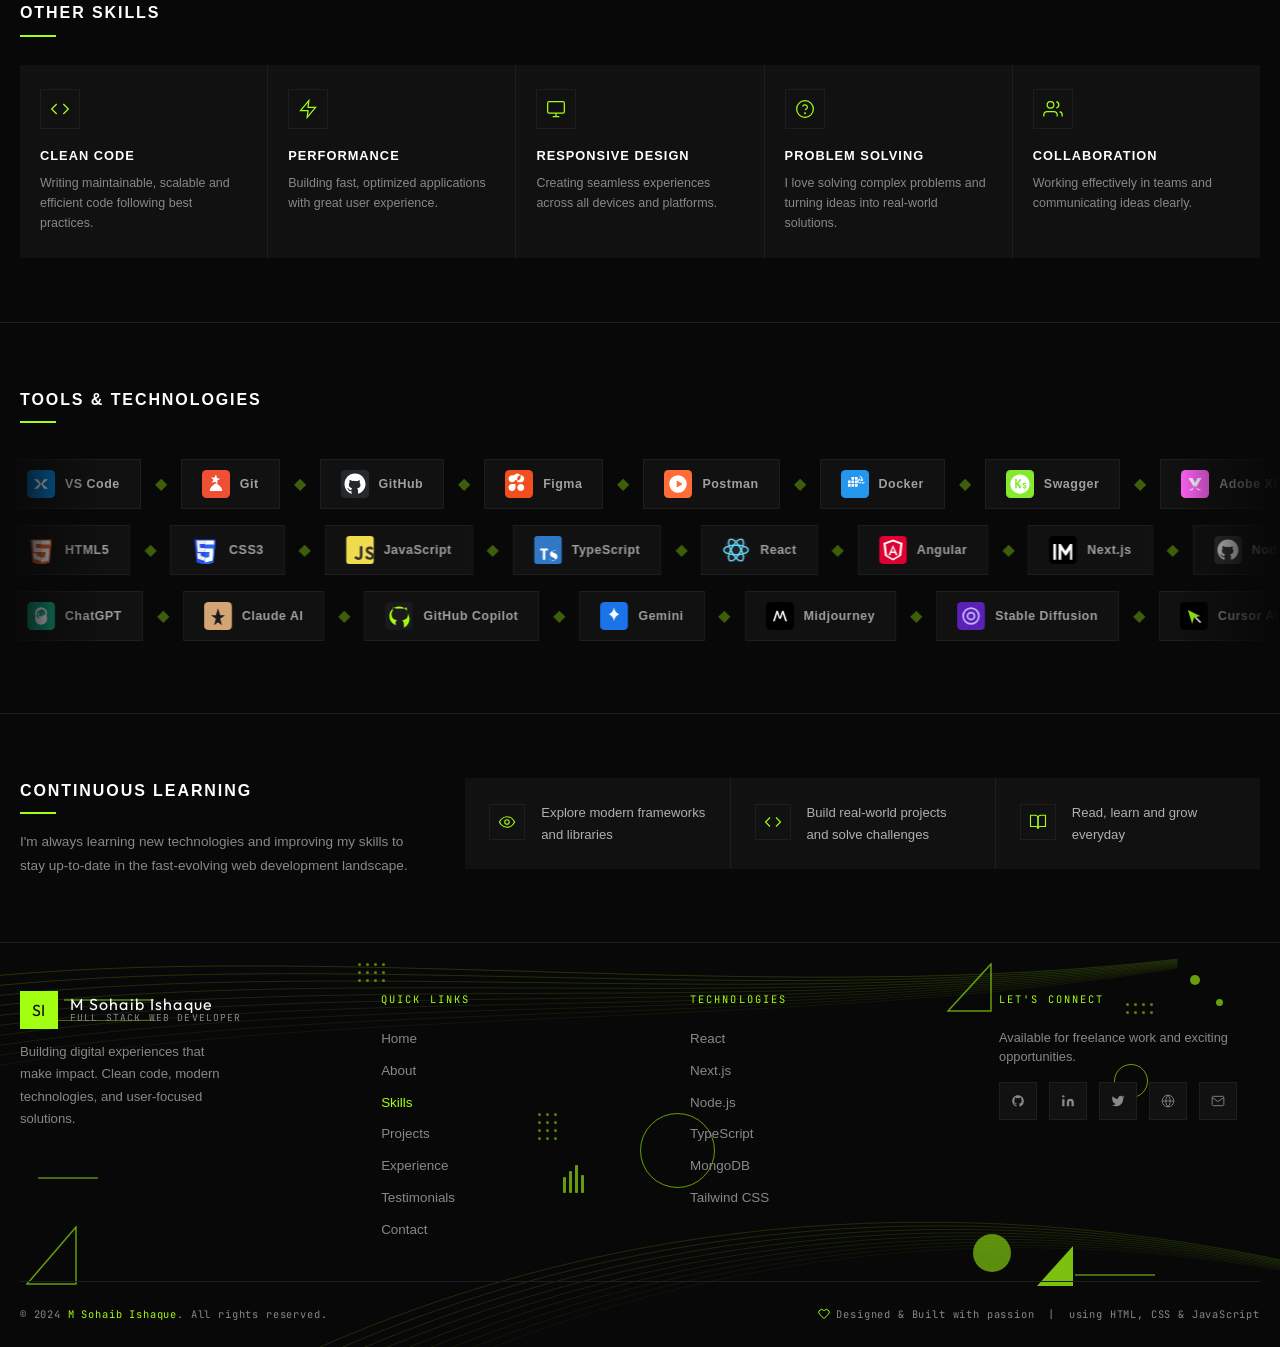
<file: skills.html>
<!DOCTYPE html>
<html lang="en">
<head>
  <meta charset="UTF-8" />
  <meta name="viewport" content="width=device-width, initial-scale=1.0" />
  <meta name="description" content="Skills — M Sohaib Ishaque. Technologies I work with to build scalable, performant and user-friendly web applications." />
  <title>Skills — M Sohaib Ishaque</title>

  <link rel="preconnect" href="https://fonts.googleapis.com" />
  <link rel="preconnect" href="https://fonts.gstatic.com" crossorigin />
  <link href="https://fonts.googleapis.com/css2?family=Bebas+Neue&family=Barlow:wght@300;400;500;600;700&family=JetBrains+Mono:wght@400;700&display=swap" rel="stylesheet" />

  <link rel="stylesheet" href="./assets/css/styles.css" />
<link rel="stylesheet" href="./assets/css/responsive.css" />
  <link rel="stylesheet" href="./assets/css/carousel.css" />
 <link rel="icon" type="image/svg+xml" href="data:image/svg+xml,%3Csvg xmlns='http://www.w3.org/2000/svg' viewBox='0 0 32 32'%3E%3Crect width='32' height='32' fill='%23A3FF12'/%3E%3Ctext x='50%25' y='50%25' dominant-baseline='central' text-anchor='middle' font-family='sans-serif' font-weight='900' font-size='14' fill='%23000'%3ESI%3C/text%3E%3C/svg%3E"
/>
</head>
<body>

<!-- ── Cursor ── -->
<div class="cursor" aria-hidden="true"></div>
<div class="cursor-ring" aria-hidden="true"></div>

<!-- ── Back to top ── -->
<button class="back-top" aria-label="Back to top">
  <svg width="16" height="16" viewBox="0 0 16 16" fill="none">
    <path d="M8 12V4M4 8l4-4 4 4" stroke="currentColor" stroke-width="1.5" stroke-linecap="round" stroke-linejoin="round"/>
  </svg>
</button>



    <!-- ════════════════════════════════════════
     Customization Tab
════════════════════════════════════════ -->
    <button class="customize" id="customizeBtn" aria-label="Customize" aria-expanded="false" aria-controls="customizePanel">
        <svg width="16" height="16" viewBox="0 0 24 24" fill="none" xmlns="http://www.w3.org/2000/svg">
            <path d="M12 15C13.6569 15 15 13.6569 15 12C15 10.3431 13.6569 9 12 9C10.3431 9 9 10.3431 9 12C9 13.6569 10.3431 15 12 15Z" stroke="currentColor" stroke-width="1.5" stroke-linecap="round" stroke-linejoin="round" />
            <path d="M19.4 15.05L18.3 17.05C18.1 17.4 17.7 17.6 17.3 17.5L15.3 16.95C14.9 17.2 14.5 17.4 14.1 17.55L13.7 19.6C13.6 20 13.3 20.3 12.9 20.3H11.1C10.7 20.3 10.4 20 10.3 19.6L9.9 17.55C9.5 17.4 9.1 17.2 8.7 16.95L6.7 17.5C6.3 17.6 5.9 17.4 5.7 17.05L4.6 15.05C4.4 14.7 4.5 14.3 4.8 14.1L6.4 12.9C6.3 12.6 6.3 12.3 6.3 12C6.3 11.7 6.3 11.4 6.4 11.1L4.8 9.9C4.5 9.7 4.4 9.3 4.6 8.95L5.7 6.95C5.9 6.6 6.3 6.4 6.7 6.5L8.7 7.05C9.1 6.8 9.5 6.6 9.9 6.45L10.3 4.4C10.4 4 10.7 3.7 11.1 3.7H12.9C13.3 3.7 13.6 4 13.7 4.4L14.1 6.45C14.5 6.6 14.9 6.8 15.3 7.05L17.3 6.5C17.7 6.4 18.1 6.6 18.3 6.95L19.4 8.95C19.6 9.3 19.5 9.7 19.2 9.9L17.6 11.1C17.7 11.4 17.7 11.7 17.7 12C17.7 12.3 17.7 12.6 17.6 12.9L19.2 14.1C19.5 14.3 19.6 14.7 19.4 15.05Z"
            stroke="currentColor" stroke-width="1.5" stroke-linecap="round" stroke-linejoin="round" />
        </svg>
    </button>

    <!-- ════════════════════════════════════════
     Customize Dropdown Panel
════════════════════════════════════════ -->
    <div class="customize-panel" id="customizePanel" aria-hidden="true" role="dialog" aria-label="Theme settings">

        <!-- Panel header -->
        <div class="cp-header">
            <div class="cp-header-left">
                <svg width="14" height="14" viewBox="0 0 16 16" fill="none" aria-hidden="true">
                    <path d="M8 1l1.5 3.5L13 6l-3.5 1.5L8 11 6.5 7.5 3 6l3.5-1.5z" fill="rgba(180,150,255,0.9)" />
                    <circle cx="13" cy="2" r="1" fill="rgba(180,150,255,0.7)" />
                </svg>
                <span>Customization</span>
            </div>
            <button class="cp-close" id="customizePanelClose" aria-label="Close customize panel">
                <svg width="14" height="14" viewBox="0 0 14 14" fill="none">
                    <line x1="2" y1="2" x2="12" y2="12" stroke="currentColor" stroke-width="1.5" stroke-linecap="round" />
                    <line x1="12" y1="2" x2="2" y2="12" stroke="currentColor" stroke-width="1.5" stroke-linecap="round" />
                </svg>
            </button>
        </div>

        <!-- Accent line -->
        <div class="cp-accent-bar" aria-hidden="true"></div>
        <div class="cp-streak" aria-hidden="true"></div>

        <!-- ── Section: Theme Mode ── -->
        <p class="cp-section-label">
            Theme
        </p>

        <div class="cp-theme-grid" id="cpThemeGrid">

            <!-- Light -->
            <div class="cp-theme-card" data-theme="light" role="radio" aria-checked="false" tabindex="0">
                <div class="cp-icon-wrap">
                    <svg width="20" height="20" viewBox="0 0 24 24" fill="none" stroke="rgba(200,180,255,0.85)" stroke-width="1.8" stroke-linecap="round" aria-hidden="true">
                        <circle cx="12" cy="12" r="4" />
                        <line x1="12" y1="2" x2="12" y2="4" />
                        <line x1="12" y1="20" x2="12" y2="22" />
                        <line x1="2" y1="12" x2="4" y2="12" />
                        <line x1="20" y1="12" x2="22" y2="12" />
                        <line x1="4.93" y1="4.93" x2="6.34" y2="6.34" />
                        <line x1="17.66" y1="17.66" x2="19.07" y2="19.07" />
                        <line x1="4.93" y1="19.07" x2="6.34" y2="17.66" />
                        <line x1="17.66" y1="6.34" x2="19.07" y2="4.93" />
                    </svg>
                </div>
            </div>

            <!-- Dark (default) -->
            <div class="cp-theme-card active" data-theme="dark" role="radio" aria-checked="true" tabindex="0">
                <div class="cp-icon-wrap">
                    <svg width="20" height="20" viewBox="0 0 24 24" fill="none" stroke="rgba(200,180,255,0.95)" stroke-width="1.8" stroke-linecap="round" aria-hidden="true">
                        <path d="M21 12.79A9 9 0 1 1 11.21 3 7 7 0 0 0 21 12.79z" />
                    </svg>
                </div>
            </div>

            <!-- System -->
            <div class="cp-theme-card" data-theme="system" role="radio" aria-checked="false" tabindex="0">
                <div class="cp-icon-wrap">
                    <svg width="20" height="20" viewBox="0 0 24 24" fill="none" stroke="rgba(200,180,255,0.85)" stroke-width="1.8" stroke-linecap="round" stroke-linejoin="round" aria-hidden="true">
                        <rect x="2" y="3" width="20" height="14" rx="2" />
                        <path d="M8 21h8M12 17v4" />
                    </svg>
                </div>
            </div>

        </div>

        <!-- ── Section: Preset Themes ── -->
        <div class="cp-presets-header">
            <div>
                <p class="cp-section-label" style="margin-bottom:2px">Preset Themes</p>
            </div>
        </div>

        <div class="cp-carousel-wrap">
            <div class="cp-carousel" id="cpSwatchCarousel">

                <div class="cp-swatch" data-swatch="deep-violet">
                    <div class="cp-swatch-box active" style="background:linear-gradient(135deg,#A3FF12 0%,#89d313 50%,#6ca116 100%)">
                        <div class="cp-check" aria-hidden="true">
                            <svg width="9" height="9" viewBox="0 0 10 10" fill="none">
                                <polyline points="2,5 4,7.5 8,3" stroke="#7c3aed" stroke-width="1.8" stroke-linecap="round" stroke-linejoin="round" />
                            </svg>
                        </div>
                        <div class="cp-swatch-radio" aria-hidden="true"></div>
                    </div>
                    <div class="cp-swatch-label">Deep Violet</div>
                </div>

                <div class="cp-swatch" data-swatch="electric-blue">
                    <div class="cp-swatch-box" style="background:linear-gradient(135deg,#1e40af 0%,#2563eb 50%,#60a5fa 100%)">
                        <div class="cp-check" aria-hidden="true">
                            <svg width="9" height="9" viewBox="0 0 10 10" fill="none">
                                <polyline points="2,5 4,7.5 8,3" stroke="#2563eb" stroke-width="1.8" stroke-linecap="round" stroke-linejoin="round" />
                            </svg>
                        </div>
                        <div class="cp-swatch-radio" aria-hidden="true"></div>
                    </div>
                    <div class="cp-swatch-label">Electric Blue</div>
                </div>

                <div class="cp-swatch" data-swatch="warm-amber">
                    <div class="cp-swatch-box" style="background:linear-gradient(135deg,#b45309 0%,#f59e0b 50%,#fcd34d 100%)">
                        <div class="cp-check" aria-hidden="true">
                            <svg width="9" height="9" viewBox="0 0 10 10" fill="none">
                                <polyline points="2,5 4,7.5 8,3" stroke="#f59e0b" stroke-width="1.8" stroke-linecap="round" stroke-linejoin="round" />
                            </svg>
                        </div>
                        <div class="cp-swatch-radio" aria-hidden="true"></div>
                    </div>
                    <div class="cp-swatch-label">Warm Amber</div>
                </div>

                <div class="cp-swatch" data-swatch="soft-rose">
                    <div class="cp-swatch-box" style="background:linear-gradient(135deg,#9f1239 0%,#f43f5e 50%,#fda4af 100%)">
                        <div class="cp-check" aria-hidden="true">
                            <svg width="9" height="9" viewBox="0 0 10 10" fill="none">
                                <polyline points="2,5 4,7.5 8,3" stroke="#f43f5e" stroke-width="1.8" stroke-linecap="round" stroke-linejoin="round" />
                            </svg>
                        </div>
                        <div class="cp-swatch-radio" aria-hidden="true"></div>
                    </div>
                    <div class="cp-swatch-label">Soft Rose</div>
                </div>
                <div class="cp-swatch" data-swatch="sunset-orange">
                    <div class="cp-swatch-box" style="background:linear-gradient(135deg,#c2410c 0%,#ea580c 50%,#fb923c 100%)">
                        <div class="cp-check" aria-hidden="true">
                            <svg width="9" height="9" viewBox="0 0 10 10" fill="none">
                                <polyline points="2,5 4,7.5 8,3" stroke="#ea580c" stroke-width="1.8" stroke-linecap="round" stroke-linejoin="round" />
                            </svg>
                        </div>
                        <div class="cp-swatch-radio" aria-hidden="true"></div>
                    </div>
                    <div class="cp-swatch-label">Sunset Orange</div>
                </div>

            </div>
        </div>
    </div>
    <!-- /.customize-panel -->

<!-- ════════════════════════════════════════
     MOBILE MENU
════════════════════════════════════════ -->
<nav class="mobile-menu" aria-label="Mobile navigation">
  <a href="index.html"       class="mobile-nav-link">Home</a>
  <a href="about.html"       class="mobile-nav-link">About</a>
  <a href="skills.html"      class="mobile-nav-link" style="color:var(--accent)">Skills</a>
  <a href="projects.html"    class="mobile-nav-link">Projects</a>
  <a href="experience.html"  class="mobile-nav-link">Experience</a>
  <a href="testimonials.html" class="mobile-nav-link">Testimonials</a>
  <a href="contact.html"     class="mobile-nav-link">Contact</a>
</nav>

<!-- ════════════════════════════════════════
     NAVBAR
════════════════════════════════════════ -->
<header class="navbar scrolled" role="banner">
  <div class="container">
    <div class="nav-inner">

      <a href="index.html" class="nav-logo" aria-label="Home">
        <div class="logo-box" aria-hidden="true">SI</div>
        <div class="logo-text">
          <span class="logo-name">M Sohaib Ishaque</span>
          <span class="logo-role">Full Stack Web Developer</span>
        </div>
      </a>

      <nav class="nav-menu" aria-label="Main navigation">
        <a href="index.html"        class="nav-link">Home</a>
        <a href="about.html"        class="nav-link">About</a>
        <a href="skills.html"       class="nav-link active">Skills</a>
        <a href="projects.html"     class="nav-link">Projects</a>
        <a href="experience.html"   class="nav-link">Experience</a>
        <a href="testimonials.html" class="nav-link">Testimonials</a>
        <a href="contact.html"      class="nav-link">Contact</a>
      </nav>

      <a href="contact.html" class="nav-cta">
        Let's Talk
        <svg width="12" height="12" viewBox="0 0 12 12" fill="none" aria-hidden="true">
          <path d="M2 10L10 2M10 2H4M10 2v6" stroke="currentColor" stroke-width="1.5" stroke-linecap="round"/>
        </svg>
      </a>

      <button class="hamburger" aria-label="Toggle menu" aria-expanded="false">
        <span></span><span></span><span></span>
      </button>

    </div>
  </div>
</header>

<!-- ════════════════════════════════════════
     HERO
════════════════════════════════════════ -->
<section class="skills-hero" id="skills-hero" aria-label="Skills hero">
  <div class="skills-hero-bg" aria-hidden="true"></div>

  <div class="container">
    <div class="skills-hero-inner">

      <!-- Left -->
      <div class="reveal-left">
        <div class="skills-hero-label">My Expertise</div>

        <h1 class="skills-hero-heading">
          Technologies I Work<br/>
          With To <span class="accent">Build Solutions.</span>
        </h1>

        <p class="skills-hero-body">
          I use modern technologies and best practices to build scalable, performant and user-friendly web applications.
        </p>

        <a href="contact.html" class="btn btn-primary">
          Let's Work Together
          <svg width="16" height="16" viewBox="0 0 16 16" fill="none" aria-hidden="true">
            <path d="M3 8h10M9 4l4 4-4 4" stroke="currentColor" stroke-width="1.5" stroke-linecap="round" stroke-linejoin="round"/>
          </svg>
        </a>
      </div>

      <!-- Right: Image -->
      <div class="skills-hero-visual reveal-right">
        <div class="skills-img-wrap">
          <div class="skills-img-bg" aria-hidden="true"></div>
          <img src="./assets/images/1.png" alt="M Sohaib Ishaque" class="skills-img" loading="eager" />
          <div class="skills-img-accent" aria-hidden="true"></div>
          <span class="skills-geo-plus" aria-hidden="true">+</span>
          <div class="skills-name-card" aria-label="Developer info">
            <h3>M Sohaib<br/>Ishaque</h3>
            <p>Web Developer</p>
          </div>
        </div>
      </div>

    </div>
  </div>
</section>

<!-- ════════════════════════════════════════
     TECHNICAL SKILLS
════════════════════════════════════════ -->
<section class="skills-section" id="technical-skills" aria-label="Technical skills">
  <div class="container">

    <div class="section-title-bar">
      <div class="section-title-left">
        <h2>Technical Skills</h2>
        <div class="section-title-underline"></div>
      </div>
      <a href="projects.html" class="btn-outline-sm">
        View My Projects
        <svg width="12" height="12" viewBox="0 0 16 16" fill="none" aria-hidden="true">
          <path d="M3 8h10M9 4l4 4-4 4" stroke="currentColor" stroke-width="1.5" stroke-linecap="round" stroke-linejoin="round"/>
        </svg>
      </a>
    </div>

    <div class="tech-skills-grid" id="skillsGrid">

      <!-- Frontend -->
      <div class="skill-cat-box reveal">
        <div class="skill-cat-head">
          <div class="skill-cat-icon-box" aria-hidden="true">
            <svg width="16" height="16" viewBox="0 0 24 24" fill="none" stroke="currentColor" stroke-width="1.5">
              <polyline points="16 18 22 12 16 6"/><polyline points="8 6 2 12 8 18"/>
            </svg>
          </div>
          <span class="skill-cat-title">Frontend</span>
        </div>
        <div class="skill-row">
          <div class="skill-item-row"><div class="skill-item-top"><span class="skill-name">HTML5</span><span class="skill-pct">95%</span></div><div class="skill-bar-track"><div class="skill-bar-fill" data-w="95"></div></div></div>
          <div class="skill-item-row"><div class="skill-item-top"><span class="skill-name">CSS3 / SCSS</span><span class="skill-pct">90%</span></div><div class="skill-bar-track"><div class="skill-bar-fill" data-w="90"></div></div></div>
          <div class="skill-item-row"><div class="skill-item-top"><span class="skill-name">JavaScript (ES6+)</span><span class="skill-pct">92%</span></div><div class="skill-bar-track"><div class="skill-bar-fill" data-w="92"></div></div></div>
          <div class="skill-item-row"><div class="skill-item-top"><span class="skill-name">TypeScript</span><span class="skill-pct">85%</span></div><div class="skill-bar-track"><div class="skill-bar-fill" data-w="85"></div></div></div>
          <div class="skill-item-row"><div class="skill-item-top"><span class="skill-name">React.js</span><span class="skill-pct">90%</span></div><div class="skill-bar-track"><div class="skill-bar-fill" data-w="90"></div></div></div>
          <div class="skill-item-row"><div class="skill-item-top"><span class="skill-name">Next.js</span><span class="skill-pct">88%</span></div><div class="skill-bar-track"><div class="skill-bar-fill" data-w="88"></div></div></div>
          <div class="skill-item-row"><div class="skill-item-top"><span class="skill-name">Tailwind CSS</span><span class="skill-pct">95%</span></div><div class="skill-bar-track"><div class="skill-bar-fill" data-w="95"></div></div></div>
          <div class="skill-item-row"><div class="skill-item-top"><span class="skill-name">Bootstrap</span><span class="skill-pct">80%</span></div><div class="skill-bar-track"><div class="skill-bar-fill" data-w="80"></div></div></div>
        </div>
      </div>

      <!-- Backend -->
      <div class="skill-cat-box reveal">
        <div class="skill-cat-head">
          <div class="skill-cat-icon-box" aria-hidden="true">
            <svg width="16" height="16" viewBox="0 0 24 24" fill="none" stroke="currentColor" stroke-width="1.5">
              <rect x="2" y="3" width="20" height="14" rx="2"/><path d="M8 21h8M12 17v4"/>
            </svg>
          </div>
          <span class="skill-cat-title">Backend</span>
        </div>
        <div class="skill-row">
          <div class="skill-item-row"><div class="skill-item-top"><span class="skill-name">Node.js</span><span class="skill-pct">90%</span></div><div class="skill-bar-track"><div class="skill-bar-fill" data-w="90"></div></div></div>
          <div class="skill-item-row"><div class="skill-item-top"><span class="skill-name">Express.js</span><span class="skill-pct">88%</span></div><div class="skill-bar-track"><div class="skill-bar-fill" data-w="88"></div></div></div>
          <div class="skill-item-row"><div class="skill-item-top"><span class="skill-name">REST APIs</span><span class="skill-pct">92%</span></div><div class="skill-bar-track"><div class="skill-bar-fill" data-w="92"></div></div></div>
          <div class="skill-item-row"><div class="skill-item-top"><span class="skill-name">.NET Core</span><span class="skill-pct">75%</span></div><div class="skill-bar-track"><div class="skill-bar-fill" data-w="75"></div></div></div>
          <div class="skill-item-row"><div class="skill-item-top"><span class="skill-name">PHP</span><span class="skill-pct">70%</span></div><div class="skill-bar-track"><div class="skill-bar-fill" data-w="70"></div></div></div>
          <div class="skill-item-row"><div class="skill-item-top"><span class="skill-name">MySQL</span><span class="skill-pct">85%</span></div><div class="skill-bar-track"><div class="skill-bar-fill" data-w="85"></div></div></div>
          <div class="skill-item-row"><div class="skill-item-top"><span class="skill-name">SQL Server</span><span class="skill-pct">80%</span></div><div class="skill-bar-track"><div class="skill-bar-fill" data-w="80"></div></div></div>
          <div class="skill-item-row"><div class="skill-item-top"><span class="skill-name">MongoDB</span><span class="skill-pct">90%</span></div><div class="skill-bar-track"><div class="skill-bar-fill" data-w="90"></div></div></div>
        </div>
      </div>

      <!-- Tools -->
      <div class="skill-cat-box reveal">
        <div class="skill-cat-head">
          <div class="skill-cat-icon-box" aria-hidden="true">
            <svg width="16" height="16" viewBox="0 0 24 24" fill="none" stroke="currentColor" stroke-width="1.5">
              <path d="M14.7 6.3a1 1 0 0 0 0 1.4l1.6 1.6a1 1 0 0 0 1.4 0l3.77-3.77a6 6 0 0 1-7.94 7.94l-6.91 6.91a2.12 2.12 0 0 1-3-3l6.91-6.91a6 6 0 0 1 7.94-7.94l-3.76 3.76z"/>
            </svg>
          </div>
          <span class="skill-cat-title">Tools</span>
        </div>
        <div class="skill-row">
          <div class="skill-item-row"><div class="skill-item-top"><span class="skill-name">Git &amp; GitHub</span><span class="skill-pct">95%</span></div><div class="skill-bar-track"><div class="skill-bar-fill" data-w="95"></div></div></div>
          <div class="skill-item-row"><div class="skill-item-top"><span class="skill-name">VS Code</span><span class="skill-pct">95%</span></div><div class="skill-bar-track"><div class="skill-bar-fill" data-w="95"></div></div></div>
          <div class="skill-item-row"><div class="skill-item-top"><span class="skill-name">Postman</span><span class="skill-pct">90%</span></div><div class="skill-bar-track"><div class="skill-bar-fill" data-w="90"></div></div></div>
          <div class="skill-item-row"><div class="skill-item-top"><span class="skill-name">Docker</span><span class="skill-pct">75%</span></div><div class="skill-bar-track"><div class="skill-bar-fill" data-w="75"></div></div></div>
          <div class="skill-item-row"><div class="skill-item-top"><span class="skill-name">Vercel</span><span class="skill-pct">85%</span></div><div class="skill-bar-track"><div class="skill-bar-fill" data-w="85"></div></div></div>
          <div class="skill-item-row"><div class="skill-item-top"><span class="skill-name">Netlify</span><span class="skill-pct">80%</span></div><div class="skill-bar-track"><div class="skill-bar-fill" data-w="80"></div></div></div>
          <div class="skill-item-row"><div class="skill-item-top"><span class="skill-name">Figma</span><span class="skill-pct">90%</span></div><div class="skill-bar-track"><div class="skill-bar-fill" data-w="90"></div></div></div>
        </div>
      </div>

      <!-- Design -->
      <div class="skill-cat-box reveal">
        <div class="skill-cat-head">
          <div class="skill-cat-icon-box" aria-hidden="true">
            <svg width="16" height="16" viewBox="0 0 24 24" fill="none" stroke="currentColor" stroke-width="1.5">
              <rect x="3" y="3" width="18" height="18" rx="2"/><path d="M3 9h18M9 21V9"/>
            </svg>
          </div>
          <span class="skill-cat-title">Design</span>
        </div>
        <div class="skill-row">
          <div class="skill-item-row"><div class="skill-item-top"><span class="skill-name">Figma</span><span class="skill-pct">90%</span></div><div class="skill-bar-track"><div class="skill-bar-fill" data-w="90"></div></div></div>
          <div class="skill-item-row"><div class="skill-item-top"><span class="skill-name">Adobe XD</span><span class="skill-pct">85%</span></div><div class="skill-bar-track"><div class="skill-bar-fill" data-w="85"></div></div></div>
          <div class="skill-item-row"><div class="skill-item-top"><span class="skill-name">Photoshop</span><span class="skill-pct">80%</span></div><div class="skill-bar-track"><div class="skill-bar-fill" data-w="80"></div></div></div>
          <div class="skill-item-row"><div class="skill-item-top"><span class="skill-name">UI/UX Design</span><span class="skill-pct">90%</span></div><div class="skill-bar-track"><div class="skill-bar-fill" data-w="90"></div></div></div>
          <div class="skill-item-row"><div class="skill-item-top"><span class="skill-name">Responsive Design</span><span class="skill-pct">95%</span></div><div class="skill-bar-track"><div class="skill-bar-fill" data-w="95"></div></div></div>
          <div class="skill-item-row"><div class="skill-item-top"><span class="skill-name">Graphic Design</span><span class="skill-pct">75%</span></div><div class="skill-bar-track"><div class="skill-bar-fill" data-w="75"></div></div></div>
          <div class="skill-item-row"><div class="skill-item-top"><span class="skill-name">Prototyping</span><span class="skill-pct">85%</span></div><div class="skill-bar-track"><div class="skill-bar-fill" data-w="85"></div></div></div>
        </div>
      </div>

    </div><!-- /tech-skills-grid -->
  </div>
</section>

<!-- ════════════════════════════════════════
     OTHER SKILLS
════════════════════════════════════════ -->
<section class="skills-section" aria-label="Other skills">
  <div class="container">

    <div class="section-title-bar">
      <div class="section-title-left">
        <h2>Other Skills</h2>
        <div class="section-title-underline"></div>
      </div>
    </div>

    <div class="other-skills-grid">

      <div class="other-skill-card reveal">
        <div class="other-skill-icon" aria-hidden="true">
          <svg width="20" height="20" viewBox="0 0 24 24" fill="none" stroke="currentColor" stroke-width="1.5">
            <polyline points="16 18 22 12 16 6"/><polyline points="8 6 2 12 8 18"/>
          </svg>
        </div>
        <div class="other-skill-title">Clean Code</div>
        <p class="other-skill-desc">Writing maintainable, scalable and efficient code following best practices.</p>
      </div>

      <div class="other-skill-card reveal">
        <div class="other-skill-icon" aria-hidden="true">
          <svg width="20" height="20" viewBox="0 0 24 24" fill="none" stroke="currentColor" stroke-width="1.5">
            <path d="M13 2L3 14h9l-1 8 10-12h-9l1-8z"/>
          </svg>
        </div>
        <div class="other-skill-title">Performance</div>
        <p class="other-skill-desc">Building fast, optimized applications with great user experience.</p>
      </div>

      <div class="other-skill-card reveal">
        <div class="other-skill-icon" aria-hidden="true">
          <svg width="20" height="20" viewBox="0 0 24 24" fill="none" stroke="currentColor" stroke-width="1.5">
            <rect x="2" y="3" width="20" height="14" rx="2"/><path d="M8 21h8M12 17v4"/>
          </svg>
        </div>
        <div class="other-skill-title">Responsive Design</div>
        <p class="other-skill-desc">Creating seamless experiences across all devices and platforms.</p>
      </div>

      <div class="other-skill-card reveal">
        <div class="other-skill-icon" aria-hidden="true">
          <svg width="20" height="20" viewBox="0 0 24 24" fill="none" stroke="currentColor" stroke-width="1.5">
            <circle cx="12" cy="12" r="10"/><path d="M9.09 9a3 3 0 0 1 5.83 1c0 2-3 3-3 3"/><circle cx="12" cy="17" r=".5" fill="currentColor"/>
          </svg>
        </div>
        <div class="other-skill-title">Problem Solving</div>
        <p class="other-skill-desc">I love solving complex problems and turning ideas into real-world solutions.</p>
      </div>

      <div class="other-skill-card reveal">
        <div class="other-skill-icon" aria-hidden="true">
          <svg width="20" height="20" viewBox="0 0 24 24" fill="none" stroke="currentColor" stroke-width="1.5">
            <path d="M17 21v-2a4 4 0 0 0-4-4H5a4 4 0 0 0-4 4v2"/><circle cx="9" cy="7" r="4"/>
            <path d="M23 21v-2a4 4 0 0 0-3-3.87"/><path d="M16 3.13a4 4 0 0 1 0 7.75"/>
          </svg>
        </div>
        <div class="other-skill-title">Collaboration</div>
        <p class="other-skill-desc">Working effectively in teams and communicating ideas clearly.</p>
      </div>

    </div>
  </div>
</section>

<!-- ════════════════════════════════════════
     TOOLS & TECHNOLOGIES
════════════════════════════════════════ -->
<section class="skills-section si-ticker-section" aria-label="Tools and technologies">
  <div class="container">

    <div class="section-title-bar">
      <div class="section-title-left">
        <h2>Tools &amp; Technologies</h2>
        <div class="section-title-underline"></div>
      </div>
    </div>

  </div><!-- /container — ticker rows are full-bleed below -->

  <!-- ── ROW 1 · Tools · moves LEFT ── -->
  <div class="si-ticker-track-wrap" aria-label="Development tools">
    <div class="si-ticker-row-label">Tools</div>
    <div class="si-ticker-track si-ticker--left" id="ticker-tools" aria-hidden="true">
      <!-- items injected by carousel.js -->
    </div>
  </div>

  <!-- ── ROW 2 · Technologies · moves RIGHT ── -->
  <div class="si-ticker-track-wrap" aria-label="Technologies">
    <div class="si-ticker-row-label">Technologies</div>
    <div class="si-ticker-track si-ticker--right" id="ticker-technologies" aria-hidden="true">
      <!-- items injected by carousel.js -->
    </div>
  </div>

  <!-- ── ROW 3 · AI Tools · moves LEFT ── -->
  <div class="si-ticker-track-wrap" aria-label="AI tools">
    <div class="si-ticker-row-label">AI Tools</div>
    <div class="si-ticker-track si-ticker--left" id="ticker-ai" aria-hidden="true">
      <!-- items injected by carousel.js -->
    </div>
  </div>

  <div class="container">
    <div class="tools-grid" style="display:none !important;">

      <!-- Row 1 -->
      <div class="tool-item reveal">
        <div class="tool-icon">
          <svg viewBox="0 0 32 32" fill="none" xmlns="http://www.w3.org/2000/svg"><path d="M4 4l2.4 26.4L16 33l9.6-2.6L28 4H4z" fill="#E44D26"/><path d="M16 30.4V6H28L25.6 30.4 16 33V30.4z" fill="#F16529"/><path d="M16 13.6H10.4l-.4-4.4H16V5.2H6.4l.4 4.4.8 8.8H16v-4.8zm0 10.4l-.1.1-4.5-1.2-.3-3.2H7l.6 6.4 8.4 2.4V24z" fill="#EBEBEB"/><path d="M16 13.6v4.8h5.2l-.5 5.5-4.7 1.3v5L24.6 28l.2-2 .6-7-.2-4.8H16zm0-8.4v4.4h10.4l-.2-4.4H16z" fill="#fff"/></svg>
        </div>
        <span class="tool-label">HTML5</span>
      </div>

      <div class="tool-item reveal">
        <div class="tool-icon">
          <svg viewBox="0 0 32 32" fill="none" xmlns="http://www.w3.org/2000/svg"><path d="M4 4l2.4 26.4L16 33l9.6-2.6L28 4H4z" fill="#264DE4"/><path d="M16 30.4V6H28L25.6 30.4 16 33V30.4z" fill="#2965F1"/><path d="M16 13.6H10.4l-.4-4.4H16V5.2H6.4l.4 4.4.8 8.8H16v-4.8zm0 10.4l-.1.1-4.5-1.2-.3-3.2H7l.6 6.4 8.4 2.4V24z" fill="#EBEBEB"/><path d="M16 13.6v4.8h5.2l-.5 5.5-4.7 1.3v5L24.6 28l.2-2 .6-7-.2-4.8H16zm0-8.4v4.4h10.4l-.2-4.4H16z" fill="#fff"/></svg>
        </div>
        <span class="tool-label">CSS3</span>
      </div>

      <div class="tool-item reveal">
        <div class="tool-icon">
          <svg viewBox="0 0 32 32" xmlns="http://www.w3.org/2000/svg"><rect width="32" height="32" rx="4" fill="#F0DB4F"/><path d="M9.5 24.4l2.5-1.5c.5.9.95 1.65 2.05 1.65 1.05 0 1.7-.4 1.7-2v-10.8h3.1V22.5c0 3.3-1.9 4.8-4.8 4.8-2.6 0-4.1-1.35-4.55-2.9zm12.1-.35l2.5-1.45c.65 1.1 1.5 1.9 3 1.9 1.25 0 2.05-.63 2.05-1.5 0-1.04-.82-1.4-2.2-2l-.75-.32c-2.17-.92-3.62-2.1-3.62-4.55 0-2.27 1.72-4 4.42-4 1.92 0 3.3.67 4.3 2.42l-2.37 1.52c-.52-.93-1.07-1.3-1.93-1.3-.88 0-1.44.56-1.44 1.3 0 .9.56 1.27 1.86 1.83l.75.32c2.56 1.1 4.02 2.22 4.02 4.74 0 2.72-2.13 4.22-5 4.22-2.8 0-4.6-1.33-5.49-3.13z" fill="#323330"/></svg>
        </div>
        <span class="tool-label">JavaScript</span>
      </div>

      <div class="tool-item reveal">
        <div class="tool-icon">
          <svg viewBox="0 0 32 32" xmlns="http://www.w3.org/2000/svg"><rect width="32" height="32" rx="4" fill="#3178C6"/><path d="M18.3 24.1v2.7c.45.23.98.4 1.6.52.62.12 1.28.18 1.97.18.67 0 1.31-.07 1.91-.21.6-.14 1.13-.37 1.57-.68.44-.31.79-.72 1.04-1.23.25-.51.38-1.13.38-1.86 0-.54-.08-1.01-.23-1.42-.15-.41-.38-.77-.67-1.09-.29-.32-.65-.6-1.07-.85-.42-.25-.9-.48-1.44-.7-.39-.15-.73-.3-1.02-.44-.29-.14-.53-.29-.73-.44-.2-.15-.35-.31-.45-.49-.1-.18-.15-.38-.15-.61 0-.21.05-.4.14-.57.09-.17.22-.31.39-.43.17-.12.37-.21.61-.27.24-.06.5-.09.8-.09.21 0 .43.02.66.05.23.03.46.08.68.15.22.07.43.16.63.27.2.11.38.24.54.39V17c-.32-.12-.68-.21-1.07-.27-.39-.06-.82-.09-1.28-.09-.65 0-1.27.08-1.86.23-.59.15-1.1.39-1.54.71-.44.32-.79.73-1.05 1.23-.26.5-.39 1.09-.39 1.77 0 .88.25 1.62.74 2.24.49.62 1.25 1.13 2.26 1.54.41.16.79.32 1.13.47.34.15.63.31.88.48.25.17.44.35.58.55.14.2.21.43.21.69 0 .2-.04.39-.13.57-.09.18-.22.33-.4.47-.18.14-.4.25-.66.33-.26.08-.57.12-.92.12-.6 0-1.19-.11-1.77-.34-.58-.22-1.1-.57-1.55-1.03zm-5.42-7.48H16v-2.28H7v2.28h3.08V27h2.8V16.62z" fill="white"/></svg>
        </div>
        <span class="tool-label">TypeScript</span>
      </div>

      <div class="tool-item reveal">
        <div class="tool-icon">
          <svg viewBox="0 0 32 32" xmlns="http://www.w3.org/2000/svg"><circle cx="16" cy="16" r="14" fill="#222"/><circle cx="16" cy="16" r="5.5" fill="none" stroke="#61DAFB" stroke-width="1.5"/><ellipse cx="16" cy="16" rx="14" ry="5.5" fill="none" stroke="#61DAFB" stroke-width="1.5"/><ellipse cx="16" cy="16" rx="14" ry="5.5" fill="none" stroke="#61DAFB" stroke-width="1.5" transform="rotate(60 16 16)"/><ellipse cx="16" cy="16" rx="14" ry="5.5" fill="none" stroke="#61DAFB" stroke-width="1.5" transform="rotate(120 16 16)"/></svg>
        </div>
        <span class="tool-label">React</span>
      </div>

      <div class="tool-item reveal">
        <div class="tool-icon">
          <svg viewBox="0 0 32 32" xmlns="http://www.w3.org/2000/svg"><rect width="32" height="32" rx="5" fill="#000"/><path d="M18.5 22.3L14 15.7V27H11V9h2.5l5.2 8L24 9h2.5v18H24V15.7l-4.2 6.6h-1.3zM8 9H5v18h3V9z" fill="white"/></svg>
        </div>
        <span class="tool-label">Next.js</span>
      </div>

      <div class="tool-item reveal">
        <div class="tool-icon">
          <svg viewBox="0 0 32 32" xmlns="http://www.w3.org/2000/svg"><rect width="32" height="32" rx="5" fill="#333"/><path d="M16 4C9.37 4 4 9.37 4 16c0 5.3 3.44 9.8 8.2 11.38-.1-.24-.16-.62-.16-1.13v-1.98H10.3s-.58 0-1.16-.57c-.4-.38-.53-.95-.65-1.22-.2-.4-.68-.93-1.1-1.16-.32-.19-.41-.38-.1-.42.9-.12 1.79.66 2.06 1.1.5.84 1.07 1 1.33 1h1.04l.04-.08c.05-.83.43-1.58 1.01-2.1-2.53-.46-3.82-1.94-3.82-4 0-.97.35-1.87.94-2.57-.2-.58-.46-1.77.05-2.73 0 0 .83-.27 2.74 1.05A9.34 9.34 0 0 1 16 12.5c.86 0 1.72.12 2.52.35 1.9-1.32 2.73-1.05 2.73-1.05.5.96.25 2.15.05 2.73.59.7.94 1.6.94 2.57 0 2.06-1.3 3.54-3.84 4 .65.6 1.06 1.44 1.06 2.37v2.76c0 .37-.06.7-.14 1C24.6 25.77 28 21.28 28 16c0-6.63-5.37-12-12-12z" fill="#FAFAFA"/></svg>
        </div>
        <span class="tool-label">Node.js</span>
      </div>

      <div class="tool-item reveal">
        <div class="tool-icon">
          <svg viewBox="0 0 32 32" xmlns="http://www.w3.org/2000/svg"><rect width="32" height="32" rx="5" fill="#404040"/><text x="4" y="22" font-family="sans-serif" font-weight="700" font-size="11" fill="white">Express</text></svg>
        </div>
        <span class="tool-label">Express.js</span>
      </div>

      <!-- Row 2 -->
      <div class="tool-item reveal">
        <div class="tool-icon">
          <svg viewBox="0 0 32 32" xmlns="http://www.w3.org/2000/svg"><rect width="32" height="32" rx="5" fill="#06B6D4"/><path d="M14.5 8.5C12 8.5 10.5 9.7 9.8 12.1c1.1-1.4 2.3-2 3.7-1.6.8.2 1.4.8 2 1.5.8 1.2 2 1.8 3.4 1.8 2.5 0 4-1.2 4.7-3.6-1.1 1.4-2.3 2-3.7 1.6-.8-.2-1.4-.8-2-1.5-.8-1.2-2-1.8-3.4-1.8zm-5 7.5C7 16 5.5 17.2 4.8 19.6c1.1-1.4 2.3-2 3.7-1.6.8.2 1.4.8 2 1.5.8 1.2 2 1.8 3.4 1.8 2.5 0 4-1.2 4.7-3.6-1.1 1.4-2.3 2-3.7 1.6-.8-.2-1.4-.8-2-1.5-.8-1.2-2-1.8-3.4-1.8z" fill="white"/></svg>
        </div>
        <span class="tool-label">Tailwind CSS</span>
      </div>

      <div class="tool-item reveal">
        <div class="tool-icon">
          <svg viewBox="0 0 32 32" xmlns="http://www.w3.org/2000/svg"><rect width="32" height="32" rx="5" fill="#7952B3"/><path d="M16 7l1.5 4.5H22l-3.5 2.7 1.3 4-3.8-2.7-3.8 2.7 1.3-4L10 11.5h4.5L16 7z" fill="white"/><text x="8" y="26" font-family="sans-serif" font-weight="700" font-size="9" fill="white">Bootstrap</text></svg>
        </div>
        <span class="tool-label">Bootstrap</span>
      </div>

      <div class="tool-item reveal">
        <div class="tool-icon">
          <svg viewBox="0 0 32 32" xmlns="http://www.w3.org/2000/svg"><rect width="32" height="32" rx="5" fill="#F05032"/><path d="M16 5l-1.9 3.8-3.8-.6 2.6 3-1.5 3.6 3.6-1.5 3 2.6-.6-3.8L21 10l-3.8-.6L16 5zm0 10c-4 2-7 5.4-7 8v1h14v-1c0-2.6-3-6-7-8z" fill="white"/></svg>
        </div>
        <span class="tool-label">Git</span>
      </div>

      <div class="tool-item reveal">
        <div class="tool-icon">
          <svg viewBox="0 0 32 32" xmlns="http://www.w3.org/2000/svg"><rect width="32" height="32" rx="5" fill="#24292E"/><path d="M16 4C9.37 4 4 9.37 4 16c0 5.3 3.44 9.8 8.2 11.38-.1-.24-.16-.62-.16-1.13v-1.98H10.3s-.58 0-1.16-.57c-.4-.38-.53-.95-.65-1.22-.2-.4-.68-.93-1.1-1.16-.32-.19-.41-.38-.1-.42.9-.12 1.79.66 2.06 1.1.5.84 1.07 1 1.33 1h1.04l.04-.08c.05-.83.43-1.58 1.01-2.1-2.53-.46-3.82-1.94-3.82-4 0-.97.35-1.87.94-2.57-.2-.58-.46-1.77.05-2.73 0 0 .83-.27 2.74 1.05A9.34 9.34 0 0 1 16 12.5c.86 0 1.72.12 2.52.35 1.9-1.32 2.73-1.05 2.73-1.05.5.96.25 2.15.05 2.73.59.7.94 1.6.94 2.57 0 2.06-1.3 3.54-3.84 4 .65.6 1.06 1.44 1.06 2.37v2.76c0 .37-.06.7-.14 1C24.6 25.77 28 21.28 28 16c0-6.63-5.37-12-12-12z" fill="white"/></svg>
        </div>
        <span class="tool-label">GitHub</span>
      </div>

      <div class="tool-item reveal">
        <div class="tool-icon">
          <svg viewBox="0 0 32 32" xmlns="http://www.w3.org/2000/svg"><rect width="32" height="32" rx="5" fill="#007ACC"/><path d="M8 10.5h4.5L16 16l3.5-5.5H24L18 16l6 5.5h-4.5L16 16l-3.5 5.5H8L14 16 8 10.5z" fill="white"/></svg>
        </div>
        <span class="tool-label">VS Code</span>
      </div>

      <div class="tool-item reveal">
        <div class="tool-icon">
          <svg viewBox="0 0 32 32" xmlns="http://www.w3.org/2000/svg"><rect width="32" height="32" rx="5" fill="#F24E1E"/><path d="M12 20c0 2.2-1.8 4-4 4s-4-1.8-4-4 1.8-4 4-4h4v4zm2 0c0-2.2 1.8-4 4-4s4 1.8 4 4-1.8 4-4 4-4-1.8-4-4zm4-6c2.2 0 4-1.8 4-4s-1.8-4-4-4-4 1.8-4 4v4h4zm-6-4c0 2.2-1.8 4-4 4s-4-1.8-4-4 1.8-4 4-4h4v4zm2 2c-2.2 0-4-1.8-4-4s1.8-4 4-4 4 1.8 4 4-1.8 4-4 4z" fill="white"/></svg>
        </div>
        <span class="tool-label">Figma</span>
      </div>

      <div class="tool-item reveal">
        <div class="tool-icon">
          <svg viewBox="0 0 32 32" xmlns="http://www.w3.org/2000/svg"><rect width="32" height="32" rx="5" fill="#4DB33D"/><path d="M9 8c-2.5 1.5-4 4-4 7 0 5.5 4.5 10 10 10s10-4.5 10-10c0-3-1.5-5.5-4-7-1 3-3 5-6 5s-5-2-6-5zm7-4c-2.5 0-4.5.7-6 2 1 2.5 3 4 6 4s5-1.5 6-4c-1.5-1.3-3.5-2-6-2z" fill="white"/></svg>
        </div>
        <span class="tool-label">MongoDB</span>
      </div>

      <div class="tool-item reveal">
        <div class="tool-icon">
          <svg viewBox="0 0 32 32" xmlns="http://www.w3.org/2000/svg"><rect width="32" height="32" rx="5" fill="#00758F"/><path d="M16 6c-5.5 0-10 2-10 4.5v11C6 24 10.5 26 16 26s10-2 10-4.5v-11C26 8 21.5 6 16 6zm0 2c4.4 0 8 1.3 8 3s-3.6 3-8 3-8-1.3-8-3 3.6-3 8-3zm8 13c0 1.7-3.6 3-8 3s-8-1.3-8-3v-2.4c1.8 1 4.7 1.6 8 1.6s6.2-.6 8-1.6V21zm0-5c0 1.7-3.6 3-8 3s-8-1.3-8-3v-2.4c1.8 1 4.7 1.6 8 1.6s6.2-.6 8-1.6V16z" fill="white"/></svg>
        </div>
        <span class="tool-label">MySQL</span>
      </div>

    </div><!-- /tools-grid hidden -->
  </div>
</section>

<!-- ════════════════════════════════════════
     CONTINUOUS LEARNING
════════════════════════════════════════ -->
<section class="skills-section" aria-label="Continuous learning">
  <div class="container">
    <div class="learning-inner">

      <!-- Left text -->
      <div class="reveal-left">
        <h2 style="font-family:var(--font-body);font-size:1rem;font-weight:700;letter-spacing:0.12em;text-transform:uppercase;color:var(--white);margin-bottom:0.5rem;">Continuous Learning</h2>
        <div class="learning-underline"></div>
        <p class="learning-desc">
          I'm always learning new technologies and improving my skills to stay up-to-date in the fast-evolving web development landscape.
        </p>
      </div>

      <!-- Right cards -->
      <div class="learning-cards reveal">

        <div class="learning-card">
          <div class="learning-card-icon" aria-hidden="true">
            <svg width="18" height="18" viewBox="0 0 24 24" fill="none" stroke="currentColor" stroke-width="1.5">
              <path d="M2 12s3-7 10-7 10 7 10 7-3 7-10 7-10-7-10-7z"/><circle cx="12" cy="12" r="3"/>
            </svg>
          </div>
          <span class="learning-card-text">Explore modern frameworks and libraries</span>
        </div>

        <div class="learning-card">
          <div class="learning-card-icon" aria-hidden="true">
            <svg width="18" height="18" viewBox="0 0 24 24" fill="none" stroke="currentColor" stroke-width="1.5">
              <polyline points="16 18 22 12 16 6"/><polyline points="8 6 2 12 8 18"/>
            </svg>
          </div>
          <span class="learning-card-text">Build real-world projects and solve challenges</span>
        </div>

        <div class="learning-card">
          <div class="learning-card-icon" aria-hidden="true">
            <svg width="18" height="18" viewBox="0 0 24 24" fill="none" stroke="currentColor" stroke-width="1.5">
              <path d="M2 3h6a4 4 0 0 1 4 4v14a3 3 0 0 0-3-3H2z"/><path d="M22 3h-6a4 4 0 0 0-4 4v14a3 3 0 0 1 3-3h7z"/>
            </svg>
          </div>
          <span class="learning-card-text">Read, learn and grow everyday</span>
        </div>

      </div>
    </div>
  </div>
</section>

<!-- ════════════════════════════════════════
     FOOTER
════════════════════════════════════════ -->
<footer role="contentinfo">
  <div class="container">
    <div class="footer-top">

      <div class="footer-brand">
        <a href="index.html" class="nav-logo" aria-label="Home">
          <div class="logo-box" aria-hidden="true">SI</div>
          <div class="logo-text">
            <span class="logo-name">M Sohaib Ishaque</span>
            <span class="logo-role">Full Stack Web Developer</span>
          </div>
        </a>
        <p>Building digital experiences that make impact. Clean code, modern technologies, and user-focused solutions.</p>
      </div>

      <div>
        <p class="footer-col-title">Quick Links</p>
        <nav class="footer-links" aria-label="Footer navigation">
          <a href="index.html">Home</a>
          <a href="about.html">About</a>
          <a href="skills.html" style="color:var(--accent)">Skills</a>
          <a href="projects.html">Projects</a>
          <a href="experience.html">Experience</a>
          <a href="testimonials.html">Testimonials</a>
          <a href="contact.html">Contact</a>
        </nav>
      </div>

      <div>
        <p class="footer-col-title">Technologies</p>
        <nav class="footer-links" aria-label="Technology links">
          <a href="skills.html">React</a>
          <a href="skills.html">Next.js</a>
          <a href="skills.html">Node.js</a>
          <a href="skills.html">TypeScript</a>
          <a href="skills.html">MongoDB</a>
          <a href="skills.html">Tailwind CSS</a>
        </nav>
      </div>

      <div>
        <p class="footer-col-title">Let's Connect</p>
        <p style="font-size:0.8rem;color:var(--gray);margin-bottom:1rem;line-height:1.5;">Available for freelance work and exciting opportunities.</p>
        <div class="social-links" role="list" aria-label="Social media">
          <a href="https://github.com/Sohaib-Ishaque/" class="social-link" aria-label="GitHub" target="_blank" rel="noopener noreferrer" role="listitem">
            <svg width="14" height="14" viewBox="0 0 24 24" fill="currentColor"><path d="M12 2C6.477 2 2 6.484 2 12.017c0 4.425 2.865 8.18 6.839 9.504.5.092.682-.217.682-.483 0-.237-.008-.868-.013-1.703-2.782.605-3.369-1.343-3.369-1.343-.454-1.158-1.11-1.466-1.11-1.466-.908-.62.069-.608.069-.608 1.003.07 1.531 1.032 1.531 1.032.892 1.53 2.341 1.088 2.91.832.092-.647.35-1.088.636-1.338-2.22-.253-4.555-1.113-4.555-4.951 0-1.093.39-1.988 1.029-2.688-.103-.253-.446-1.272.098-2.65 0 0 .84-.27 2.75 1.026A9.564 9.564 0 0 1 12 6.844a9.59 9.59 0 0 1 2.504.337c1.909-1.296 2.747-1.027 2.747-1.027.546 1.379.202 2.398.1 2.651.64.7 1.028 1.595 1.028 2.688 0 3.848-2.339 4.695-4.566 4.943.359.309.678.92.678 1.855 0 1.338-.012 2.419-.012 2.747 0 .268.18.58.688.482A10.019 10.019 0 0 0 22 12.017C22 6.484 17.522 2 12 2z"/></svg>
          </a>
          <a href="https://linkedin.com/in/sohaibishaque" class="social-link" aria-label="LinkedIn" target="_blank" rel="noopener noreferrer" role="listitem">
            <svg width="14" height="14" viewBox="0 0 24 24" fill="currentColor"><path d="M16 8a6 6 0 0 1 6 6v7h-4v-7a2 2 0 0 0-2-2 2 2 0 0 0-2 2v7h-4v-7a6 6 0 0 1 6-6z"/><rect x="2" y="9" width="4" height="12"/><circle cx="4" cy="4" r="2"/></svg>
          </a>
          <a href="https://twitter.com" class="social-link" aria-label="Twitter" target="_blank" rel="noopener noreferrer" role="listitem">
            <svg width="14" height="14" viewBox="0 0 24 24" fill="currentColor"><path d="M23 3a10.9 10.9 0 0 1-3.14 1.53 4.48 4.48 0 0 0-7.86 3v1A10.66 10.66 0 0 1 3 4s-4 9 5 13a11.64 11.64 0 0 1-7 2c9 5 20 0 20-11.5a4.5 4.5 0 0 0-.08-.83A7.72 7.72 0 0 0 23 3z"/></svg>
          </a>
          <a href="https://engineersohaibishaque.com" class="social-link" aria-label="Website" target="_blank" rel="noopener noreferrer" role="listitem">
            <svg width="14" height="14" viewBox="0 0 24 24" fill="none" stroke="currentColor" stroke-width="1.5"><circle cx="12" cy="12" r="10"/><path d="M2 12h20M12 2a15.3 15.3 0 0 1 4 10 15.3 15.3 0 0 1-4 10 15.3 15.3 0 0 1-4-10 15.3 15.3 0 0 1 4-10z"/></svg>
          </a>
          <a href="mailto:engineer.sohaibishaque@gmail.com" class="social-link" aria-label="Email" role="listitem">
            <svg width="14" height="14" viewBox="0 0 24 24" fill="none" stroke="currentColor" stroke-width="1.5"><path d="M4 4h16c1.1 0 2 .9 2 2v12c0 1.1-.9 2-2 2H4c-1.1 0-2-.9-2-2V6c0-1.1.9-2 2-2z"/><polyline points="22,6 12,13 2,6"/></svg>
          </a>
        </div>
      </div>

    </div>

    <div class="footer-bottom">
      <p class="footer-copy">&copy; 2024 <span>M Sohaib Ishaque</span>. All rights reserved.</p>
      <p class="footer-copy" style="display:flex;align-items:center;gap:0.4rem;">
        <svg width="12" height="12" viewBox="0 0 24 24" fill="none" stroke="var(--accent)" stroke-width="2" aria-hidden="true"><path d="M20.84 4.61a5.5 5.5 0 0 0-7.78 0L12 5.67l-1.06-1.06a5.5 5.5 0 0 0-7.78 7.78l1.06 1.06L12 21.23l7.78-7.78 1.06-1.06a5.5 5.5 0 0 0 0-7.78z"/></svg>
        Designed &amp; Built with passion &nbsp;|&nbsp; using HTML, CSS &amp; JavaScript
      </p>
    </div>
  </div>
</footer>

<script src="./assets/js/constants.js"></script>
<script src="./assets/js/utils.js"></script>
<script src="./assets/js/animations.js"></script>
<script src="./assets/js/textures.js"></script>
<script src="./assets/js/interactions.js"></script>
<script src="./assets/js/carousel.js"></script>
<script src="./assets/js/main.js"></script>

</body>
</html>
</file>
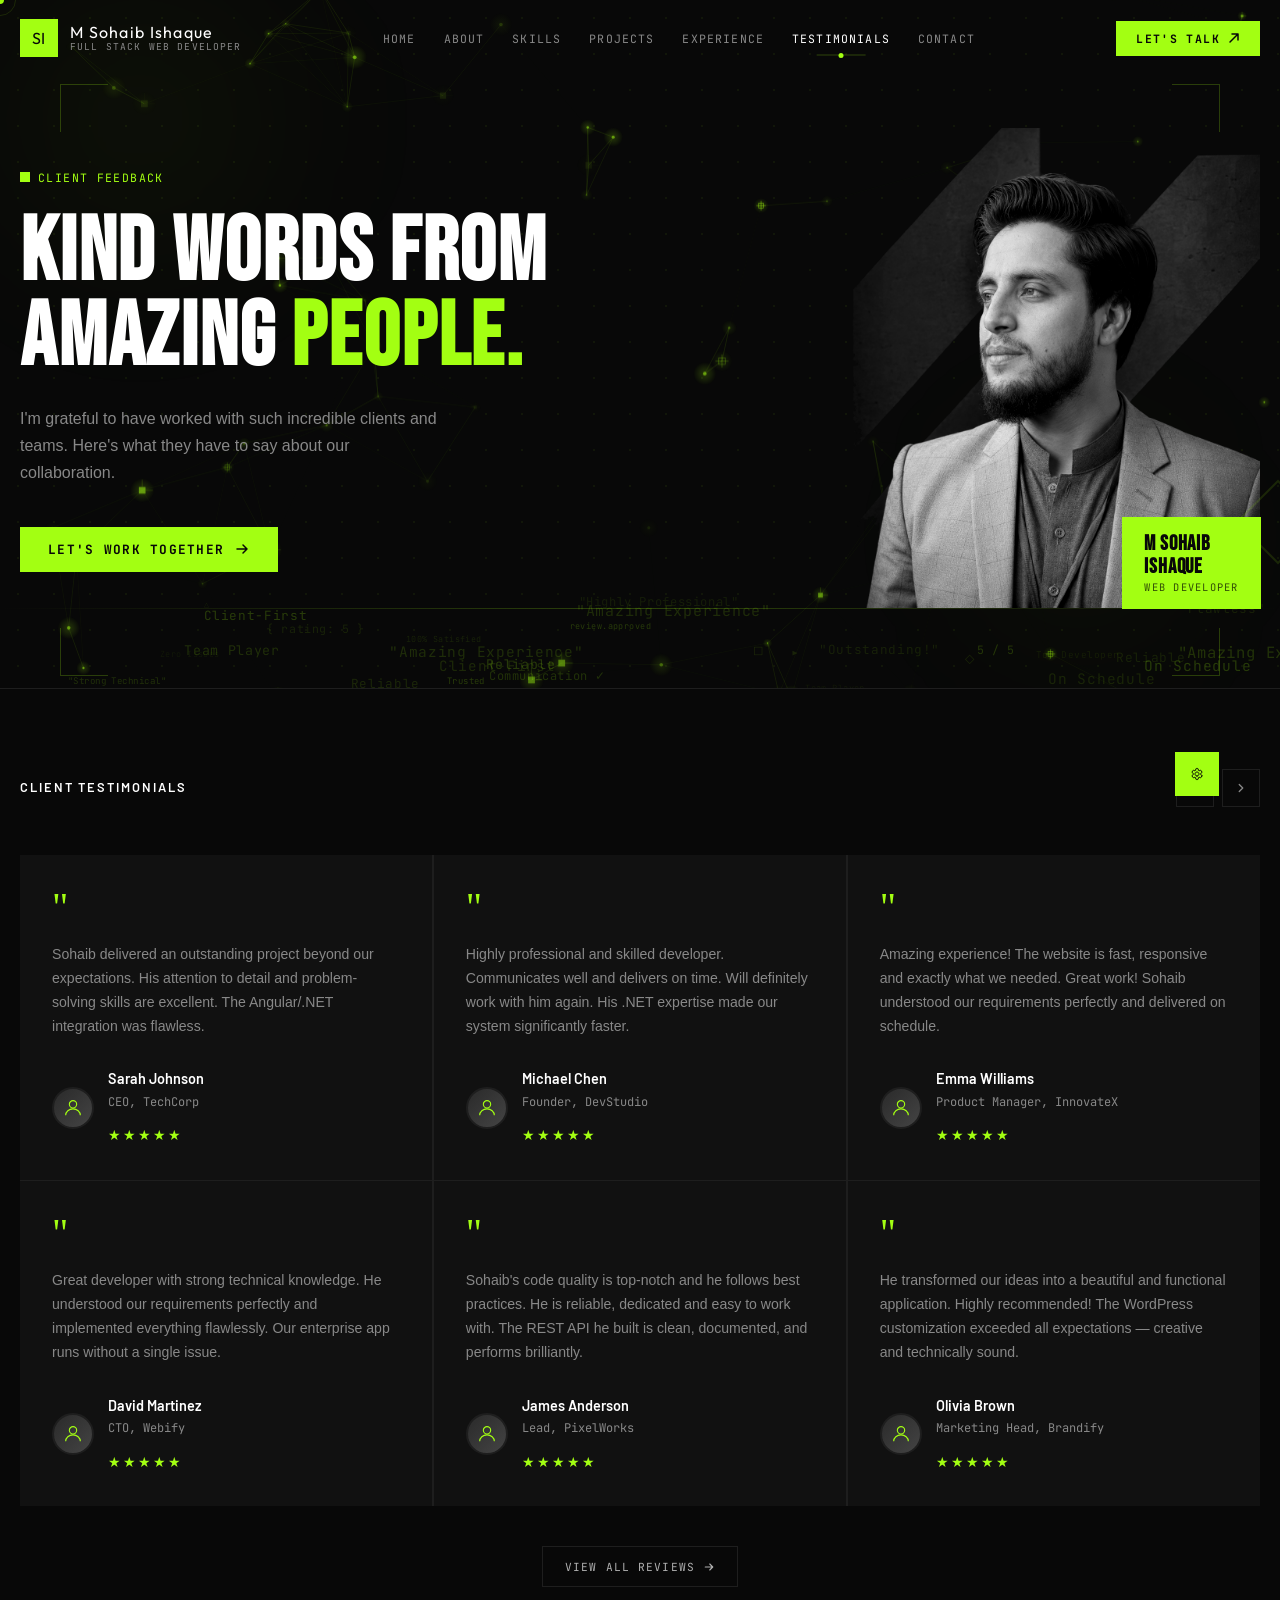
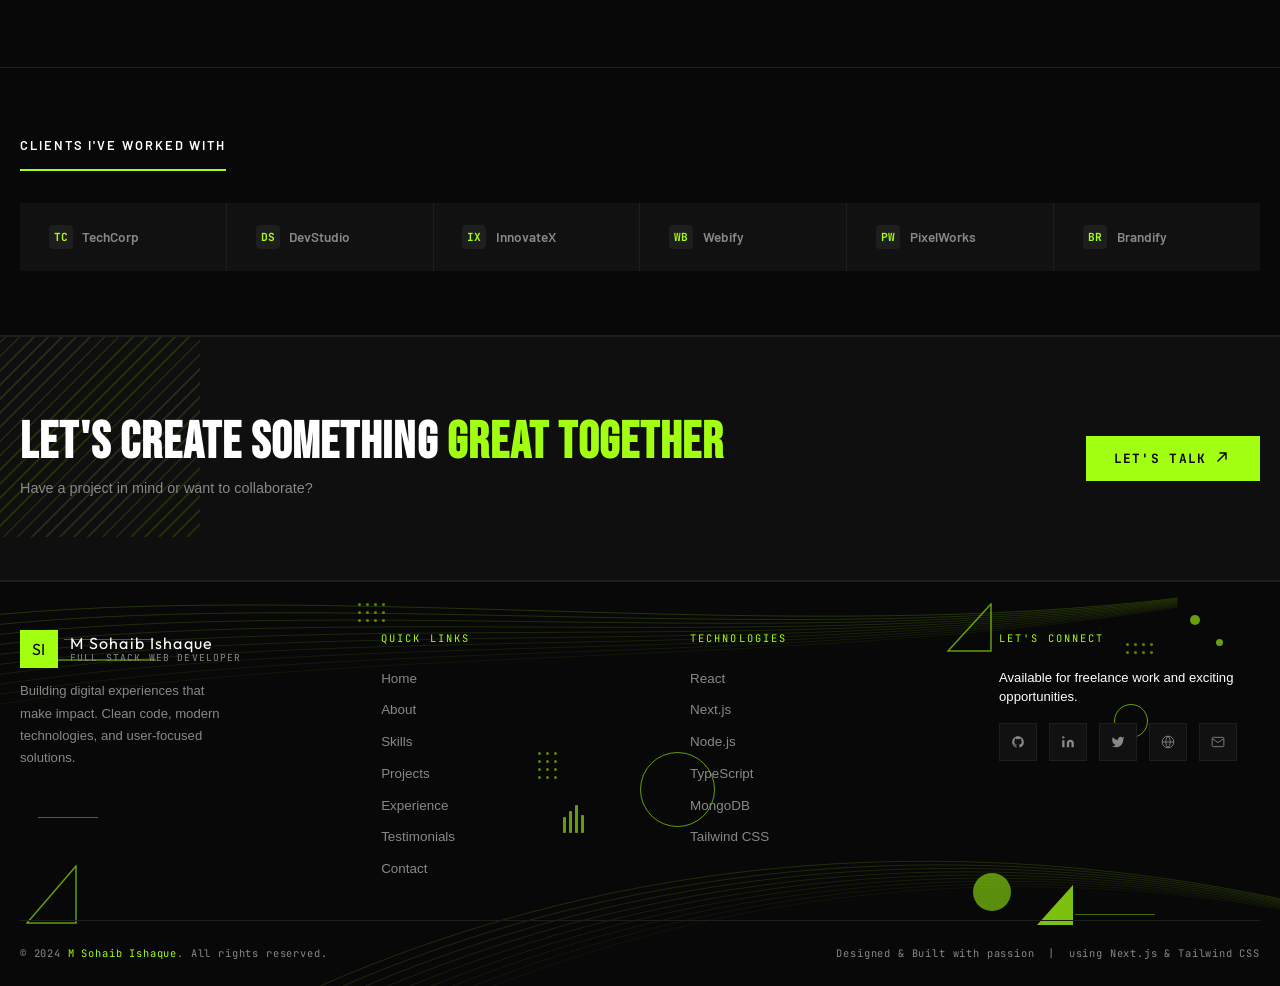
<file: testimonials.html>
<!DOCTYPE html>
<html lang="en">
<head>
  <meta charset="UTF-8" />
  <meta name="viewport" content="width=device-width, initial-scale=1.0" />
  <meta name="description" content="Client testimonials for M Sohaib Ishaque — Full Stack Web Developer. Kind words from amazing people." />
  <title>Testimonials — M Sohaib Ishaque</title>

  <link rel="preconnect" href="https://fonts.googleapis.com" />
  <link rel="preconnect" href="https://fonts.gstatic.com" crossorigin />
  <link href="https://fonts.googleapis.com/css2?family=Bebas+Neue&family=Barlow:wght@300;400;500;600;700&family=JetBrains+Mono:wght@400;700&display=swap" rel="stylesheet" />

  <link rel="stylesheet" href="./assets/css/styles.css" />
<link rel="stylesheet" href="./assets/css/responsive.css" />
 <link rel="icon" type="image/svg+xml" href="data:image/svg+xml,%3Csvg xmlns='http://www.w3.org/2000/svg' viewBox='0 0 32 32'%3E%3Crect width='32' height='32' fill='%23A3FF12'/%3E%3Ctext x='50%25' y='50%25' dominant-baseline='central' text-anchor='middle' font-family='sans-serif' font-weight='900' font-size='14' fill='%23000'%3ESI%3C/text%3E%3C/svg%3E"
/>
</head>
<body>

<!-- ════════════════════════════════════════
     PRELOADER
════════════════════════════════════════ -->
<div id="preloader" aria-hidden="true">
  <div class="preloader-logo">SI</div>
  <div class="preloader-bar"></div>
</div>

<!-- ════════════════════════════════════════
     CUSTOM CURSOR
════════════════════════════════════════ -->
<div class="cursor" aria-hidden="true"></div>
<div class="cursor-ring" aria-hidden="true"></div>

<!-- ════════════════════════════════════════
     BACK TO TOP
════════════════════════════════════════ -->
<div class="back-top" aria-label="Back to top">
  <svg width="16" height="16" viewBox="0 0 16 16" fill="none">
    <path d="M8 12V4M4 8l4-4 4 4" stroke="currentColor" stroke-width="1.5" stroke-linecap="round" stroke-linejoin="round"/>
  </svg>
</div>


    <!-- ════════════════════════════════════════
     Customization Tab
════════════════════════════════════════ -->
    <button class="customize" id="customizeBtn" aria-label="Customize" aria-expanded="false" aria-controls="customizePanel">
        <svg width="16" height="16" viewBox="0 0 24 24" fill="none" xmlns="http://www.w3.org/2000/svg">
            <path d="M12 15C13.6569 15 15 13.6569 15 12C15 10.3431 13.6569 9 12 9C10.3431 9 9 10.3431 9 12C9 13.6569 10.3431 15 12 15Z" stroke="currentColor" stroke-width="1.5" stroke-linecap="round" stroke-linejoin="round" />
            <path d="M19.4 15.05L18.3 17.05C18.1 17.4 17.7 17.6 17.3 17.5L15.3 16.95C14.9 17.2 14.5 17.4 14.1 17.55L13.7 19.6C13.6 20 13.3 20.3 12.9 20.3H11.1C10.7 20.3 10.4 20 10.3 19.6L9.9 17.55C9.5 17.4 9.1 17.2 8.7 16.95L6.7 17.5C6.3 17.6 5.9 17.4 5.7 17.05L4.6 15.05C4.4 14.7 4.5 14.3 4.8 14.1L6.4 12.9C6.3 12.6 6.3 12.3 6.3 12C6.3 11.7 6.3 11.4 6.4 11.1L4.8 9.9C4.5 9.7 4.4 9.3 4.6 8.95L5.7 6.95C5.9 6.6 6.3 6.4 6.7 6.5L8.7 7.05C9.1 6.8 9.5 6.6 9.9 6.45L10.3 4.4C10.4 4 10.7 3.7 11.1 3.7H12.9C13.3 3.7 13.6 4 13.7 4.4L14.1 6.45C14.5 6.6 14.9 6.8 15.3 7.05L17.3 6.5C17.7 6.4 18.1 6.6 18.3 6.95L19.4 8.95C19.6 9.3 19.5 9.7 19.2 9.9L17.6 11.1C17.7 11.4 17.7 11.7 17.7 12C17.7 12.3 17.7 12.6 17.6 12.9L19.2 14.1C19.5 14.3 19.6 14.7 19.4 15.05Z"
            stroke="currentColor" stroke-width="1.5" stroke-linecap="round" stroke-linejoin="round" />
        </svg>
    </button>

    <!-- ════════════════════════════════════════
     Customize Dropdown Panel
════════════════════════════════════════ -->
    <div class="customize-panel" id="customizePanel" aria-hidden="true" role="dialog" aria-label="Theme settings">

        <!-- Panel header -->
        <div class="cp-header">
            <div class="cp-header-left">
                <svg width="14" height="14" viewBox="0 0 16 16" fill="none" aria-hidden="true">
                    <path d="M8 1l1.5 3.5L13 6l-3.5 1.5L8 11 6.5 7.5 3 6l3.5-1.5z" fill="rgba(180,150,255,0.9)" />
                    <circle cx="13" cy="2" r="1" fill="rgba(180,150,255,0.7)" />
                </svg>
                <span>Customization</span>
            </div>
            <button class="cp-close" id="customizePanelClose" aria-label="Close customize panel">
                <svg width="14" height="14" viewBox="0 0 14 14" fill="none">
                    <line x1="2" y1="2" x2="12" y2="12" stroke="currentColor" stroke-width="1.5" stroke-linecap="round" />
                    <line x1="12" y1="2" x2="2" y2="12" stroke="currentColor" stroke-width="1.5" stroke-linecap="round" />
                </svg>
            </button>
        </div>

        <!-- Accent line -->
        <div class="cp-accent-bar" aria-hidden="true"></div>
        <div class="cp-streak" aria-hidden="true"></div>

        <!-- ── Section: Theme Mode ── -->
        <p class="cp-section-label">
            Theme
        </p>

        <div class="cp-theme-grid" id="cpThemeGrid">

            <!-- Light -->
            <div class="cp-theme-card" data-theme="light" role="radio" aria-checked="false" tabindex="0">
                <div class="cp-icon-wrap">
                    <svg width="20" height="20" viewBox="0 0 24 24" fill="none" stroke="rgba(200,180,255,0.85)" stroke-width="1.8" stroke-linecap="round" aria-hidden="true">
                        <circle cx="12" cy="12" r="4" />
                        <line x1="12" y1="2" x2="12" y2="4" />
                        <line x1="12" y1="20" x2="12" y2="22" />
                        <line x1="2" y1="12" x2="4" y2="12" />
                        <line x1="20" y1="12" x2="22" y2="12" />
                        <line x1="4.93" y1="4.93" x2="6.34" y2="6.34" />
                        <line x1="17.66" y1="17.66" x2="19.07" y2="19.07" />
                        <line x1="4.93" y1="19.07" x2="6.34" y2="17.66" />
                        <line x1="17.66" y1="6.34" x2="19.07" y2="4.93" />
                    </svg>
                </div>
            </div>

            <!-- Dark (default) -->
            <div class="cp-theme-card active" data-theme="dark" role="radio" aria-checked="true" tabindex="0">
                <div class="cp-icon-wrap">
                    <svg width="20" height="20" viewBox="0 0 24 24" fill="none" stroke="rgba(200,180,255,0.95)" stroke-width="1.8" stroke-linecap="round" aria-hidden="true">
                        <path d="M21 12.79A9 9 0 1 1 11.21 3 7 7 0 0 0 21 12.79z" />
                    </svg>
                </div>
            </div>

            <!-- System -->
            <div class="cp-theme-card" data-theme="system" role="radio" aria-checked="false" tabindex="0">
                <div class="cp-icon-wrap">
                    <svg width="20" height="20" viewBox="0 0 24 24" fill="none" stroke="rgba(200,180,255,0.85)" stroke-width="1.8" stroke-linecap="round" stroke-linejoin="round" aria-hidden="true">
                        <rect x="2" y="3" width="20" height="14" rx="2" />
                        <path d="M8 21h8M12 17v4" />
                    </svg>
                </div>
            </div>

        </div>

        <!-- ── Section: Preset Themes ── -->
        <div class="cp-presets-header">
            <div>
                <p class="cp-section-label" style="margin-bottom:2px">Preset Themes</p>
            </div>
        </div>

        <div class="cp-carousel-wrap">
            <div class="cp-carousel" id="cpSwatchCarousel">

                <div class="cp-swatch" data-swatch="deep-violet">
                    <div class="cp-swatch-box active" style="background:linear-gradient(135deg,#A3FF12 0%,#89d313 50%,#6ca116 100%)">
                        <div class="cp-check" aria-hidden="true">
                            <svg width="9" height="9" viewBox="0 0 10 10" fill="none">
                                <polyline points="2,5 4,7.5 8,3" stroke="#7c3aed" stroke-width="1.8" stroke-linecap="round" stroke-linejoin="round" />
                            </svg>
                        </div>
                        <div class="cp-swatch-radio" aria-hidden="true"></div>
                    </div>
                    <div class="cp-swatch-label">Deep Violet</div>
                </div>

                <div class="cp-swatch" data-swatch="electric-blue">
                    <div class="cp-swatch-box" style="background:linear-gradient(135deg,#1e40af 0%,#2563eb 50%,#60a5fa 100%)">
                        <div class="cp-check" aria-hidden="true">
                            <svg width="9" height="9" viewBox="0 0 10 10" fill="none">
                                <polyline points="2,5 4,7.5 8,3" stroke="#2563eb" stroke-width="1.8" stroke-linecap="round" stroke-linejoin="round" />
                            </svg>
                        </div>
                        <div class="cp-swatch-radio" aria-hidden="true"></div>
                    </div>
                    <div class="cp-swatch-label">Electric Blue</div>
                </div>

                <div class="cp-swatch" data-swatch="warm-amber">
                    <div class="cp-swatch-box" style="background:linear-gradient(135deg,#b45309 0%,#f59e0b 50%,#fcd34d 100%)">
                        <div class="cp-check" aria-hidden="true">
                            <svg width="9" height="9" viewBox="0 0 10 10" fill="none">
                                <polyline points="2,5 4,7.5 8,3" stroke="#f59e0b" stroke-width="1.8" stroke-linecap="round" stroke-linejoin="round" />
                            </svg>
                        </div>
                        <div class="cp-swatch-radio" aria-hidden="true"></div>
                    </div>
                    <div class="cp-swatch-label">Warm Amber</div>
                </div>

                <div class="cp-swatch" data-swatch="soft-rose">
                    <div class="cp-swatch-box" style="background:linear-gradient(135deg,#9f1239 0%,#f43f5e 50%,#fda4af 100%)">
                        <div class="cp-check" aria-hidden="true">
                            <svg width="9" height="9" viewBox="0 0 10 10" fill="none">
                                <polyline points="2,5 4,7.5 8,3" stroke="#f43f5e" stroke-width="1.8" stroke-linecap="round" stroke-linejoin="round" />
                            </svg>
                        </div>
                        <div class="cp-swatch-radio" aria-hidden="true"></div>
                    </div>
                    <div class="cp-swatch-label">Soft Rose</div>
                </div>
                <div class="cp-swatch" data-swatch="sunset-orange">
                    <div class="cp-swatch-box" style="background:linear-gradient(135deg,#c2410c 0%,#ea580c 50%,#fb923c 100%)">
                        <div class="cp-check" aria-hidden="true">
                            <svg width="9" height="9" viewBox="0 0 10 10" fill="none">
                                <polyline points="2,5 4,7.5 8,3" stroke="#ea580c" stroke-width="1.8" stroke-linecap="round" stroke-linejoin="round" />
                            </svg>
                        </div>
                        <div class="cp-swatch-radio" aria-hidden="true"></div>
                    </div>
                    <div class="cp-swatch-label">Sunset Orange</div>
                </div>

            </div>
        </div>
    </div>
    <!-- /.customize-panel -->
<!-- ════════════════════════════════════════
     MOBILE MENU
════════════════════════════════════════ -->
<nav class="mobile-menu" aria-label="Mobile navigation">
  <a href="index.html"         class="mobile-nav-link">Home</a>
  <a href="about.html"         class="mobile-nav-link">About</a>
  <a href="skills.html"        class="mobile-nav-link">Skills</a>
  <a href="projects.html"      class="mobile-nav-link">Projects</a>
  <a href="experience.html"    class="mobile-nav-link">Experience</a>
  <a href="testimonials.html"  class="mobile-nav-link">Testimonials</a>
  <a href="contact.html"       class="mobile-nav-link">Contact</a>
</nav>

<!-- ════════════════════════════════════════
     NAVBAR
════════════════════════════════════════ -->
<header class="navbar" role="banner">
  <div class="container">
    <div class="nav-inner">

      <!-- Logo -->
      <a href="index.html" class="nav-logo" aria-label="M Sohaib Ishaque — Home">
        <div class="logo-box" aria-hidden="true">SI</div>
        <div class="logo-text">
          <span class="logo-name">M Sohaib Ishaque</span>
          <span class="logo-role">Full Stack Web Developer</span>
        </div>
      </a>

      <!-- Desktop Nav -->
      <nav class="nav-menu" aria-label="Main navigation">
        <a href="index.html"         class="nav-link">Home</a>
        <a href="about.html"         class="nav-link">About</a>
        <a href="skills.html"        class="nav-link">Skills</a>
        <a href="projects.html"      class="nav-link">Projects</a>
        <a href="experience.html"    class="nav-link">Experience</a>
        <a href="testimonials.html"  class="nav-link active">Testimonials</a>
        <a href="contact.html"       class="nav-link">Contact</a>
      </nav>

      <!-- CTA + Hamburger -->
      <a href="contact.html" class="nav-cta">
        Let's Talk
        <svg width="12" height="12" viewBox="0 0 12 12" fill="none" aria-hidden="true">
          <path d="M2 10L10 2M10 2H4M10 2v6" stroke="currentColor" stroke-width="1.5" stroke-linecap="round"/>
        </svg>
      </a>

      <button class="hamburger" aria-label="Toggle menu" aria-expanded="false">
        <span></span><span></span><span></span>
      </button>

    </div>
  </div>
</header>

<!-- ════════════════════════════════════════
     HERO — CLIENT FEEDBACK
════════════════════════════════════════ -->
<section class="testi-hero" aria-label="Client feedback hero">
  <div class="container">
    <div class="testi-hero-inner">

      <!-- Left: Text -->
      <div class="testi-hero-left reveal-left">
        <p class="testi-hero-label">Client Feedback</p>

        <h1 class="testi-hero-heading">
          <span>Kind Words From</span><br/>
          <span>Amazing <span class="line-accent">People.</span></span>
        </h1>

        <p class="testi-hero-sub">
          I'm grateful to have worked with such incredible clients and teams. Here's what they have to say about our collaboration.
        </p>

        <a href="contact.html" class="btn btn-primary">
          Let's Work Together
          <svg width="16" height="16" viewBox="0 0 16 16" fill="none" aria-hidden="true">
            <path d="M3 8h10M9 4l4 4-4 4" stroke="currentColor" stroke-width="1.5" stroke-linecap="round" stroke-linejoin="round"/>
          </svg>
        </a>
      </div>

      <!-- Right: Image -->
      <div class="testi-hero-right reveal-right">
        <div class="testi-img-wrap">
          <img
            src="./assets/images/1.png"
            alt="M Sohaib Ishaque — Full Stack Web Developer"
            class="testi-img"
            loading="eager"
          />
          <div class="testi-img-frame" aria-hidden="true"></div>

          <!-- Name card -->
          <div class="testi-name-card" aria-label="Developer info">
            <h3>M Sohaib<br/>Ishaque</h3>
            <p>Web Developer</p>
          </div>

          <!-- Decorations -->
          <span class="testi-plus" aria-hidden="true">+</span>
          <div class="testi-geo" aria-hidden="true"></div>
        </div>
      </div>

    </div>
  </div>
</section>

<!-- ════════════════════════════════════════
     CLIENT TESTIMONIALS GRID
════════════════════════════════════════ -->
<section class="testi-section" aria-label="Client testimonials">
  <div class="container">

    <!-- Header -->
    <div class="testi-section-header">
      <h2 class="testi-section-title">Client Testimonials</h2>
      <div class="testi-nav-btns" aria-label="Navigate testimonials">
        <button class="testi-nav-btn" aria-label="Previous" id="prevBtn">
          <svg width="14" height="14" viewBox="0 0 16 16" fill="none">
            <path d="M10 4L6 8l4 4" stroke="currentColor" stroke-width="1.5" stroke-linecap="round" stroke-linejoin="round"/>
          </svg>
        </button>
        <button class="testi-nav-btn" aria-label="Next" id="nextBtn">
          <svg width="14" height="14" viewBox="0 0 16 16" fill="none">
            <path d="M6 4l4 4-4 4" stroke="currentColor" stroke-width="1.5" stroke-linecap="round" stroke-linejoin="round"/>
          </svg>
        </button>
      </div>
    </div>

    <!-- Cards Grid -->
    <div class="testi-cards-grid">

      <!-- Card 1 -->
      <div class="testi-card reveal">
        <span class="testi-card-quote" aria-hidden="true">"</span>
        <p class="testi-card-text">
          Sohaib delivered an outstanding project beyond our expectations. His attention to detail and problem-solving skills are excellent. The Angular/.NET integration was flawless.
        </p>
        <div class="testi-card-author">
          <div class="testi-card-avatar avatar-sj" aria-hidden="true">
            <svg width="22" height="22" viewBox="0 0 24 24" fill="none" stroke="currentColor" stroke-width="1.2">
              <circle cx="12" cy="8" r="4"/><path d="M4 20c0-4 3.6-7 8-7s8 3 8 7"/>
            </svg>
          </div>
          <div>
            <p class="testi-card-name">Sarah Johnson</p>
            <p class="testi-card-role">CEO, TechCorp</p>
            <div class="testi-stars" aria-label="5 out of 5 stars">
              <span class="star">★</span><span class="star">★</span><span class="star">★</span><span class="star">★</span><span class="star">★</span>
            </div>
          </div>
        </div>
      </div>

      <!-- Card 2 -->
      <div class="testi-card reveal">
        <span class="testi-card-quote" aria-hidden="true">"</span>
        <p class="testi-card-text">
          Highly professional and skilled developer. Communicates well and delivers on time. Will definitely work with him again. His .NET expertise made our system significantly faster.
        </p>
        <div class="testi-card-author">
          <div class="testi-card-avatar avatar-mc" aria-hidden="true">
            <svg width="22" height="22" viewBox="0 0 24 24" fill="none" stroke="currentColor" stroke-width="1.2">
              <circle cx="12" cy="8" r="4"/><path d="M4 20c0-4 3.6-7 8-7s8 3 8 7"/>
            </svg>
          </div>
          <div>
            <p class="testi-card-name">Michael Chen</p>
            <p class="testi-card-role">Founder, DevStudio</p>
            <div class="testi-stars" aria-label="5 out of 5 stars">
              <span class="star">★</span><span class="star">★</span><span class="star">★</span><span class="star">★</span><span class="star">★</span>
            </div>
          </div>
        </div>
      </div>

      <!-- Card 3 -->
      <div class="testi-card reveal">
        <span class="testi-card-quote" aria-hidden="true">"</span>
        <p class="testi-card-text">
          Amazing experience! The website is fast, responsive and exactly what we needed. Great work! Sohaib understood our requirements perfectly and delivered on schedule.
        </p>
        <div class="testi-card-author">
          <div class="testi-card-avatar avatar-ew" aria-hidden="true">
            <svg width="22" height="22" viewBox="0 0 24 24" fill="none" stroke="currentColor" stroke-width="1.2">
              <circle cx="12" cy="8" r="4"/><path d="M4 20c0-4 3.6-7 8-7s8 3 8 7"/>
            </svg>
          </div>
          <div>
            <p class="testi-card-name">Emma Williams</p>
            <p class="testi-card-role">Product Manager, InnovateX</p>
            <div class="testi-stars" aria-label="5 out of 5 stars">
              <span class="star">★</span><span class="star">★</span><span class="star">★</span><span class="star">★</span><span class="star">★</span>
            </div>
          </div>
        </div>
      </div>

      <!-- Card 4 -->
      <div class="testi-card reveal">
        <span class="testi-card-quote" aria-hidden="true">"</span>
        <p class="testi-card-text">
          Great developer with strong technical knowledge. He understood our requirements perfectly and implemented everything flawlessly. Our enterprise app runs without a single issue.
        </p>
        <div class="testi-card-author">
          <div class="testi-card-avatar avatar-dm" aria-hidden="true">
            <svg width="22" height="22" viewBox="0 0 24 24" fill="none" stroke="currentColor" stroke-width="1.2">
              <circle cx="12" cy="8" r="4"/><path d="M4 20c0-4 3.6-7 8-7s8 3 8 7"/>
            </svg>
          </div>
          <div>
            <p class="testi-card-name">David Martinez</p>
            <p class="testi-card-role">CTO, Webify</p>
            <div class="testi-stars" aria-label="5 out of 5 stars">
              <span class="star">★</span><span class="star">★</span><span class="star">★</span><span class="star">★</span><span class="star">★</span>
            </div>
          </div>
        </div>
      </div>

      <!-- Card 5 -->
      <div class="testi-card reveal">
        <span class="testi-card-quote" aria-hidden="true">"</span>
        <p class="testi-card-text">
          Sohaib's code quality is top-notch and he follows best practices. He is reliable, dedicated and easy to work with. The REST API he built is clean, documented, and performs brilliantly.
        </p>
        <div class="testi-card-author">
          <div class="testi-card-avatar avatar-ja" aria-hidden="true">
            <svg width="22" height="22" viewBox="0 0 24 24" fill="none" stroke="currentColor" stroke-width="1.2">
              <circle cx="12" cy="8" r="4"/><path d="M4 20c0-4 3.6-7 8-7s8 3 8 7"/>
            </svg>
          </div>
          <div>
            <p class="testi-card-name">James Anderson</p>
            <p class="testi-card-role">Lead, PixelWorks</p>
            <div class="testi-stars" aria-label="5 out of 5 stars">
              <span class="star">★</span><span class="star">★</span><span class="star">★</span><span class="star">★</span><span class="star">★</span>
            </div>
          </div>
        </div>
      </div>

      <!-- Card 6 -->
      <div class="testi-card reveal">
        <span class="testi-card-quote" aria-hidden="true">"</span>
        <p class="testi-card-text">
          He transformed our ideas into a beautiful and functional application. Highly recommended! The WordPress customization exceeded all expectations — creative and technically sound.
        </p>
        <div class="testi-card-author">
          <div class="testi-card-avatar avatar-ob" aria-hidden="true">
            <svg width="22" height="22" viewBox="0 0 24 24" fill="none" stroke="currentColor" stroke-width="1.2">
              <circle cx="12" cy="8" r="4"/><path d="M4 20c0-4 3.6-7 8-7s8 3 8 7"/>
            </svg>
          </div>
          <div>
            <p class="testi-card-name">Olivia Brown</p>
            <p class="testi-card-role">Marketing Head, Brandify</p>
            <div class="testi-stars" aria-label="5 out of 5 stars">
              <span class="star">★</span><span class="star">★</span><span class="star">★</span><span class="star">★</span><span class="star">★</span>
            </div>
          </div>
        </div>
      </div>

    </div><!-- /testi-cards-grid -->

    <!-- View All Reviews -->
    <div class="view-all-wrap reveal">
      <a href="contact.html" class="btn-outline-sm">
        View All Reviews
        <svg width="12" height="12" viewBox="0 0 16 16" fill="none" aria-hidden="true">
          <path d="M3 8h10M9 4l4 4-4 4" stroke="currentColor" stroke-width="1.5" stroke-linecap="round" stroke-linejoin="round"/>
        </svg>
      </a>
    </div>

  </div>
</section>

<!-- ════════════════════════════════════════
     CLIENTS I'VE WORKED WITH
════════════════════════════════════════ -->
<section class="clients-section" aria-label="Clients">
  <div class="container">
    <p class="clients-title">Clients I've Worked With</p>
    <div class="clients-logos">
      <div class="client-logo-item">
        <div class="client-logo-icon">TC</div>
        TechCorp
      </div>
      <div class="client-logo-item">
        <div class="client-logo-icon">DS</div>
        DevStudio
      </div>
      <div class="client-logo-item">
        <div class="client-logo-icon">IX</div>
        InnovateX
      </div>
      <div class="client-logo-item">
        <div class="client-logo-icon">WB</div>
        Webify
      </div>
      <div class="client-logo-item">
        <div class="client-logo-icon">PW</div>
        PixelWorks
      </div>
      <div class="client-logo-item">
        <div class="client-logo-icon">BR</div>
        Brandify
      </div>
    </div>
  </div>
</section>

<!-- ════════════════════════════════════════
     CTA BANNER
════════════════════════════════════════ -->
<section class="cta-banner" aria-label="Call to action">
  <div class="container">
    <div class="cta-banner-inner">
      <div class="cta-banner-text reveal-left">
        <h2>Let's Create Something <span class="line-accent">Great Together</span></h2>
        <p>Have a project in mind or want to collaborate?</p>
      </div>
      <a href="contact.html" class="btn btn-primary reveal">
        Let's Talk
        <svg width="16" height="16" viewBox="0 0 16 16" fill="none" aria-hidden="true">
          <path d="M2 10L10 2M10 2H4M10 2v6" stroke="currentColor" stroke-width="1.5" stroke-linecap="round"/>
        </svg>
      </a>
    </div>
  </div>
</section>

<!-- ════════════════════════════════════════
     FOOTER
════════════════════════════════════════ -->
<footer role="contentinfo">
  <div class="container">
    <div class="footer-top">

      <!-- Brand -->
      <div class="footer-brand">
        <a href="index.html" class="nav-logo" aria-label="M Sohaib Ishaque Home">
          <div class="logo-box" aria-hidden="true">SI</div>
          <div class="logo-text">
            <span class="logo-name">M Sohaib Ishaque</span>
            <span class="logo-role">Full Stack Web Developer</span>
          </div>
        </a>
        <p>Building digital experiences that make impact. Clean code, modern technologies, and user-focused solutions.</p>
      </div>

      <!-- Quick Links -->
      <div>
        <p class="footer-col-title">Quick Links</p>
        <nav class="footer-links" aria-label="Footer navigation">
          <a href="index.html">Home</a>
          <a href="about.html">About</a>
          <a href="skills.html">Skills</a>
          <a href="projects.html">Projects</a>
          <a href="experience.html">Experience</a>
          <a href="testimonials.html">Testimonials</a>
          <a href="contact.html">Contact</a>
        </nav>
      </div>

      <!-- Technologies -->
      <div>
        <p class="footer-col-title">Technologies</p>
        <nav class="footer-links" aria-label="Technology links">
          <a href="skills.html">React</a>
          <a href="skills.html">Next.js</a>
          <a href="skills.html">Node.js</a>
          <a href="skills.html">TypeScript</a>
          <a href="skills.html">MongoDB</a>
          <a href="skills.html">Tailwind CSS</a>
        </nav>
      </div>

      <!-- Connect -->
      <div>
        <p class="footer-col-title">Let's Connect</p>
        <p style="font-size:0.82rem;color:var(--text-muted);margin-bottom:1rem;line-height:1.5;">Available for freelance work and exciting opportunities.</p>
        <div class="footer-social social-links" role="list" aria-label="Social media">
          <a href="https://github.com/Sohaib-Ishaque/" class="social-link" aria-label="GitHub" target="_blank" rel="noopener noreferrer" role="listitem">
            <svg width="14" height="14" viewBox="0 0 24 24" fill="currentColor"><path d="M12 2C6.477 2 2 6.484 2 12.017c0 4.425 2.865 8.18 6.839 9.504.5.092.682-.217.682-.483 0-.237-.008-.868-.013-1.703-2.782.605-3.369-1.343-3.369-1.343-.454-1.158-1.11-1.466-1.11-1.466-.908-.62.069-.608.069-.608 1.003.07 1.531 1.032 1.531 1.032.892 1.53 2.341 1.088 2.91.832.092-.647.35-1.088.636-1.338-2.22-.253-4.555-1.113-4.555-4.951 0-1.093.39-1.988 1.029-2.688-.103-.253-.446-1.272.098-2.65 0 0 .84-.27 2.75 1.026A9.564 9.564 0 0 1 12 6.844a9.59 9.59 0 0 1 2.504.337c1.909-1.296 2.747-1.027 2.747-1.027.546 1.379.202 2.398.1 2.651.64.7 1.028 1.595 1.028 2.688 0 3.848-2.339 4.695-4.566 4.943.359.309.678.92.678 1.855 0 1.338-.012 2.419-.012 2.747 0 .268.18.58.688.482A10.019 10.019 0 0 0 22 12.017C22 6.484 17.522 2 12 2z"/></svg>
          </a>
          <a href="https://linkedin.com/in/sohaibishaque" class="social-link" aria-label="LinkedIn" target="_blank" rel="noopener noreferrer" role="listitem">
            <svg width="14" height="14" viewBox="0 0 24 24" fill="currentColor"><path d="M16 8a6 6 0 0 1 6 6v7h-4v-7a2 2 0 0 0-2-2 2 2 0 0 0-2 2v7h-4v-7a6 6 0 0 1 6-6z"/><rect x="2" y="9" width="4" height="12"/><circle cx="4" cy="4" r="2"/></svg>
          </a>
          <a href="https://twitter.com" class="social-link" aria-label="Twitter" target="_blank" rel="noopener noreferrer" role="listitem">
            <svg width="14" height="14" viewBox="0 0 24 24" fill="currentColor"><path d="M23 3a10.9 10.9 0 0 1-3.14 1.53 4.48 4.48 0 0 0-7.86 3v1A10.66 10.66 0 0 1 3 4s-4 9 5 13a11.64 11.64 0 0 1-7 2c9 5 20 0 20-11.5a4.5 4.5 0 0 0-.08-.83A7.72 7.72 0 0 0 23 3z"/></svg>
          </a>
          <a href="https://engineersohaibishaque.com" class="social-link" aria-label="Website" target="_blank" rel="noopener noreferrer" role="listitem">
            <svg width="14" height="14" viewBox="0 0 24 24" fill="none" stroke="currentColor" stroke-width="1.5"><circle cx="12" cy="12" r="10"/><path d="M2 12h20M12 2a15.3 15.3 0 0 1 4 10 15.3 15.3 0 0 1-4 10 15.3 15.3 0 0 1-4-10 15.3 15.3 0 0 1 4-10z"/></svg>
          </a>
          <a href="mailto:engineer.sohaibishaque@gmail.com" class="social-link" aria-label="Email" role="listitem">
            <svg width="14" height="14" viewBox="0 0 24 24" fill="none" stroke="currentColor" stroke-width="1.5"><path d="M4 4h16c1.1 0 2 .9 2 2v12c0 1.1-.9 2-2 2H4c-1.1 0-2-.9-2-2V6c0-1.1.9-2 2-2z"/><polyline points="22,6 12,13 2,6"/></svg>
          </a>
        </div>
      </div>

    </div>

    <div class="footer-bottom">
      <p class="footer-copy">
        &copy; 2024 <span>M Sohaib Ishaque</span>. All rights reserved.
      </p>
      <p class="footer-copy">Designed &amp; Built with passion &nbsp;|&nbsp; using Next.js &amp; Tailwind CSS</p>
    </div>

  </div>
</footer>

<script src="./assets/js/constants.js"></script>
<script src="./assets/js/utils.js"></script>
<script src="./assets/js/animations.js"></script>
<script src="./assets/js/textures.js"></script>
<script src="./assets/js/interactions.js"></script>
<script src="./assets/js/main.js"></script>

</body>
</html>
</file>
<file: assets/css/styles.css>
/* ===================================================
   M SOHAIB ISHAQUE — PORTFOLIO STYLESHEET (REFACTORED)
   Dark Minimalist | Neon Green Accents
   FULLY THEMEABLE — All colors use CSS variables
   =================================================== */

@import url('https://fonts.googleapis.com/css2?family=Bebas+Neue&family=Barlow:wght@300;400;500;600;700&family=JetBrains+Mono:wght@400;700&display=swap');
@import url('https://fonts.googleapis.com/css2?family=Merriweather+Sans:ital,wght@0,300..800;1,300..800&family=Outfit:wght@100..900&display=swap');

/* ─── CSS Variables (COMPLETE THEME SYSTEM) ─── */
:root {
  /* ===== CORE COLORS ===== */
  --bg:         #080808;
  --bg-2:       #0f0f0f;
  --bg-card:    #111111;
  --bg-card-hover: #161616;
  --border:     #1e1e1e;
  --border-light: rgba(255, 255, 255, 0.08);
  --border-accent: var(--accent-dim);
  
  --accent:     #A3FF12;
  --accent-dim: rgba(163,255,18,0.12);
  
  --white:      #FFFFFF;
  --white-dim: rgba(255, 255, 255, 0.9);
  --gray:       #888888;
  --gray-light: #b0b0b0;
  --gray-muted: rgba(255, 255, 255, 0.6);
  --gray-dim: rgba(255, 255, 255, 0.18);
  --gray-dark: rgba(255, 255, 255, 0.04);
  
  /* ===== TYPOGRAPHY ===== */
  --font-head:  "Outfit", sans-serif;
  --font-body:  "Montserrat", sans-serif;
  --font-mono:  'JetBrains Mono', monospace;
  
  /* ===== SPACING & LAYOUT ===== */
  --max-w:      1240px;
  --nav-h:      70px;
  
  /* ===== SHADOWS ===== */
  --sh1: 0 1px 3px rgba(0, 0, 0, 0.06), 0 1px 2px var(--accent-dim);
  --sh2: 0 4px 16px rgba(0, 0, 0, 0.08), 0 1px 4px var(--accent-dim);
  --sh3: 0 12px 40px rgba(0, 0, 0, 0.14), 0 4px 12px var(--accent-dim);
  --sh-dark: 0 20px 60px rgba(0, 0, 0, 0.5);
  --sh-accent: 0 0 16px var(--accent-dim);
  --sh-accent-sm: 0 0 14px  var(--accent-dim);
  
  /* ===== TRANSITIONS ===== */
  --transition: 0.35s cubic-bezier(0.4, 0, 0.2, 1);
  --transition-fast: 0.2s ease;
  --transition-smooth: 0.4s cubic-bezier(0.4, 0, 0.2, 1);
  --ease-bounce: cubic-bezier(0.34, 1.56, 0.64, 1);
  
  /* ===== CAROUSEL (Swiper) ===== */
  --si-accent:      var(--accent);
  --si-bg:          var(--bg);
  --si-bg-card:     var(--bg-card);
  --si-border:      var(--border);
  --si-ease:        cubic-bezier(0.4, 0, 0.2, 1);
  --si-transition:  0.35s var(--si-ease);
  
  /* ===== TICKER ===== */
  --si-ticker-dur: 40s;
}

/* ===================================================
   BASE & RESET
   =================================================== */
*, *::before, *::after { box-sizing: border-box; margin: 0; padding: 0; }
html { scroll-behavior: smooth; font-size: 16px; }
body {
  background: var(--bg);
  color: var(--white);
  font-family: var(--font-body);
  font-weight: 400;
  line-height: 1.65;
  overflow-x: hidden;
}
img { display: block; max-width: 100%; }
a { color: inherit; text-decoration: none; }
ul { list-style: none; }
button { cursor: pointer; border: none; background: none; font-family: inherit; }
input, textarea { font-family: inherit; }


/* ─── Scrollbar ─── */
::-webkit-scrollbar { width: 4px; }
::-webkit-scrollbar-track { background: var(--bg); }
::-webkit-scrollbar-thumb { background: var(--accent); border-radius: 2px; }

/* ─── Selection ─── */
::selection { background: var(--accent); color: var(--bg); }

/* ─── Container ─── */
.container {
  width: min(var(--max-w), 100% - 2rem);
  margin-inline: auto;
}

/* ─── Section Number ─── */
.section-side {
  position: absolute;
  left: -3.5rem;
  top: 0;
  display: flex;
  flex-direction: column;
  align-items: center;
  gap: 0.5rem;
  pointer-events: none;
}
.section-side span {
  font-family: var(--font-mono);
  font-size: 0.65rem;
  color: var(--gray);
  writing-mode: vertical-rl;
  letter-spacing: 0.15em;
  text-transform: uppercase;
}
.section-num {
  font-family: var(--font-head);
  font-size: 3.5rem;
  color: var(--border);
  line-height: 1;
  display: block;
}

/* ─── Section Wrapper ─── */
.section-wrap {
  position: relative;
}

/* ─── Scroll Reveal ─── */
.reveal {
  opacity: 0;
  transform: translateY(40px);
  transition: opacity 0.7s ease, transform 0.7s ease;
}
.reveal.visible {
  opacity: 1;
  transform: translateY(0);
}
.reveal-left {
  opacity: 0;
  transform: translateX(-40px);
  transition: opacity 0.7s ease, transform 0.7s ease;
}
.reveal-left.visible {
  opacity: 1;
  transform: translateX(0);
}
.reveal-right {
  opacity: 0;
  transform: translateX(40px);
  transition: opacity 0.7s ease, transform 0.7s ease;
}
.reveal-right.visible {
  opacity: 1;
  transform: translateX(0);
}

/* ─── Accent Tag ─── */
.accent-tag {
  display: inline-flex;
  align-items: center;
  gap: 0.5rem;
  font-family: var(--font-mono);
  font-size: 0.72rem;
  color: var(--accent);
  letter-spacing: 0.15em;
  text-transform: uppercase;
  margin-bottom: 1rem;
}
.accent-tag::before {
  content: '';
  display: block;
  width: 10px;
  height: 10px;
  background: var(--accent);
}

/* ─── Buttons ─── */
.btn {
  display: inline-flex;
  align-items: center;
  gap: 0.6rem;
  padding: 0.75rem 1.75rem;
  font-family: var(--font-mono);
  font-size: 0.8rem;
  font-weight: 700;
  letter-spacing: 0.1em;
  text-transform: uppercase;
  transition: var(--transition);
  position: relative;
  overflow: hidden;
}
.btn::before {
  content: '';
  position: absolute;
  inset: 0;
  transform: scaleX(0);
  transform-origin: left;
  transition: transform var(--transition);
}
.btn:hover::before { transform: scaleX(1); }

.btn-primary {
  background: var(--accent);
  color: var(--bg);
}
.btn-primary::before { background: var(--gray-dark); }
.btn-primary:hover { transform: translateY(-2px); box-shadow: 0 8px 24px var(--accent-dim); }

.btn-outline {
  border: 1px solid var(--gray-dim);
  color: var(--white);
}
.btn-outline::before { background: var(--gray-dark); }
.btn-outline:hover { border-color: var(--accent); color: var(--accent); transform: translateY(-2px); }

.btn svg { flex-shrink: 0; transition: transform var(--transition); }
.btn:hover svg { transform: translateX(3px); }

/* ─── PRELOADER ─── */
#preloader {
  position: fixed;
  inset: 0;
  background: var(--bg);
  z-index: 9999;
  display: flex;
  flex-direction: column;
  align-items: center;
  justify-content: center;
  gap: 1.5rem;
  transition: opacity 0.6s ease, visibility 0.6s ease;
}
#preloader.hidden { opacity: 0; visibility: hidden; }
.preloader-logo {
  font-family: var(--font-head);
  font-size: 4rem;
  color: var(--accent);
  letter-spacing: 0.1em;
  animation: pulse 1.2s ease-in-out infinite;
}
.preloader-bar {
  width: 200px;
  height: 2px;
  background: var(--border);
  position: relative;
  overflow: hidden;
}
.preloader-bar::after {
  content: '';
  position: absolute;
  left: -100%;
  top: 0;
  width: 100%;
  height: 100%;
  background: var(--accent);
  animation: load 1.4s ease forwards;
}
@keyframes load {
  to { left: 0; }
}
@keyframes pulse {
  0%, 100% { opacity: 1; }
  50% { opacity: 0.4; }
}

/* ─── NAVBAR ─── */
.navbar {
  position: fixed;
  top: 0;
  left: 0;
  right: 0;
  height: var(--nav-h);
  z-index: 1000;
  transition: background var(--transition), box-shadow var(--transition);
}
.navbar.scrolled {
  background: var(--si-bg);
  backdrop-filter: blur(16px);
  box-shadow: 0 1px 0 var(--border);
}
.nav-inner {
  display: flex;
  align-items: center;
  justify-content: space-between;
  height: 100%;
  padding: 1.2rem 0;
}
.nav-logo {
  display: flex;
  align-items: center;
  gap: 0.75rem;
}
.logo-box {
  width: 38px;
  height: 38px;
  background: var(--accent);
  display: flex;
  align-items: center;
  justify-content: center;
  font-family: var(--font-head);
  font-size: 1rem;
  color: var(--bg);
  letter-spacing: 0.05em;
  flex-shrink: 0;
}
.logo-text {
  display: flex;
  flex-direction: column;
  line-height: 1.1;
}
.logo-name {
  font-family: var(--font-head);
  font-size: 1rem;
  letter-spacing: 0.08em;
  color: var(--white);
}
.logo-role {
  font-family: var(--font-mono);
  font-size: 0.6rem;
  color: var(--gray);
  letter-spacing: 0.12em;
  text-transform: uppercase;
}
.nav-menu {
  display: flex;
  align-items: center;
  gap: 0.25rem;
}
.nav-link {
  font-family: var(--font-mono);
  font-size: 0.72rem;
  color: var(--gray);
  letter-spacing: 0.1em;
  text-transform: uppercase;
  padding: 0.4rem 0.75rem;
  transition: color var(--transition);
  position: relative;
}
.nav-link::after {
  content: '';
  position: absolute;
  bottom: -2px;
  left: 50%;
  transform: translateX(-50%) scaleX(0);
  width: 40%;
  height: 2px;
  background: var(--accent-dim);
  transition: transform var(--transition);
}
.nav-link:hover, .nav-link.active { color: var(--white); }
.nav-link:hover::after, .nav-link.active::after { transform: translateX(-50%) scaleX(1); }

.nav-link.active::before{
  content: '';
  position: absolute;
  bottom: -4px;
  left: 50%;
  transform: translateX(-50%) ;
  width: 5px;
  height: 5px;
  background: var(--accent);
  border-radius: 50%;
  transition: transform var(--transition);

}
.nav-right-btns{
  display: flex;
  align-items: center;
  gap: 10px;
}

.nav-cta {
  display: flex;
  align-items: center;
  gap: 0.5rem;
  background: var(--accent);
  color: var(--bg);
  padding: 0.5rem 1.25rem;
  font-family: var(--font-mono);
  font-size: 0.72rem;
  font-weight: 700;
  letter-spacing: 0.12em;
  text-transform: uppercase;
  transition: var(--transition);
}
.nav-cta:hover { background: var(--white); transform: translateY(-1px); }



.hamburger {
  display: none;
  flex-direction: column;
  gap: 5px;
  width: 28px;
  padding: 4px 0;
}
.hamburger span {
  display: block;
  height: 2px;
  background: var(--white);
  transition: var(--transition);
  transform-origin: left;
}
.hamburger.open span:nth-child(1) { transform: rotate(45deg) translateY(-1px); }
.hamburger.open span:nth-child(2) { opacity: 0; transform: scaleX(0); }
.hamburger.open span:nth-child(3) { transform: rotate(-45deg) translateY(1px); }

/* ─── HERO (index) ─── */
#home {
  min-height: 100vh;
  padding-top: var(--nav-h);
  display: flex;
  align-items: center;
  position: relative;
  overflow: hidden;
}
.hero-grid-bg {
  position: absolute;
  inset: 0;
  pointer-events: none;
}
.hero-glow {
  position: absolute;
  background: radial-gradient(circle, var(--accent-dim) 0%, transparent 70%);
  top: -100px;
  right: 0;
  pointer-events: none;
}
.hero-inner {
  display: grid;
  grid-template-columns: 1fr 1fr;
  align-items: center;
  gap: 4rem;
  padding: 5rem 0;
  position: relative;
  z-index: 1;
}
.hero-label {
  font-family: var(--font-mono);
  font-size: 0.72rem;
  color: var(--accent);
  letter-spacing: 0.2em;
  text-transform: uppercase;
  margin-bottom: 1.25rem;
  display: flex;
  align-items: center;
  gap: 0.75rem;
}
.hero-label::before {
  content: '';
  display: inline-block;
  width: 10px;
  height: 10px;
  background: var(--accent);
  animation: blink 2s ease-in-out infinite;
}
@keyframes blink {
  0%, 100% { opacity: 1; }
  50% { opacity: 0.2; }
}
.hero-headline {
  font-family: var(--font-head);
  font-size: clamp(4rem, 6vw, 7rem);
  line-height: 0.92;
  letter-spacing: 0.02em;
  text-transform: uppercase;
  margin-bottom: 1.5rem;
}
.hero-headline .line-accent { color: var(--accent); display: block; }
.hero-headline .line-white { color: var(--white); display: block; }

.hero-sub {
  color: var(--gray-light);
  font-size: 1rem;
  max-width: 440px;
  margin-bottom: 2.25rem;
  line-height: 1.75;
}
.hero-btns {
  display: flex;
  gap: 1rem;
  flex-wrap: wrap;
  margin-bottom: 3rem;
}
.hero-tech {
  border-top: 1px solid var(--border);
  padding-top: 1.5rem;
}
.hero-tech-label {
  font-family: var(--font-mono);
  font-size: 0.65rem;
  color: var(--gray);
  letter-spacing: 0.15em;
  text-transform: uppercase;
  margin-bottom: 1rem;
}
.tech-pills {
  display: flex;
  flex-wrap: wrap;
  gap: 0.6rem;
}
.tech-pill {
  display: flex;
  align-items: center;
  gap: 0.4rem;
  background: var(--bg-card);
  border: 1px solid var(--border);
  padding: 0.3rem 0.75rem;
  font-family: var(--font-mono);
  font-size: 0.7rem;
  color: var(--gray-light);
  transition: var(--transition);
}
.tech-pill:hover {
  border-color: var(--accent);
  color: var(--accent);
  transform: translateY(-2px);
}
.tech-pill-dot {
  width: 6px;
  height: 6px;
  background: var(--accent);
  border-radius: 50%;
}

/* Hero Image Side */
.hero-visual {
  position: relative;
  display: flex;
  justify-content: end;
}
.hero-img-wrap {
  position: relative;
  width: 420px;
  height: 520px;
}

.hero-img-accent {
  position: absolute;
  bottom: -16px;
  right: -16px;
  width: 140px;
  height: 140px;
  border: 2px solid var(--accent);
  clip-path: polygon(0 0, 100% 0, 100% 85%, 85% 100%, 0 100%);
  pointer-events: none;
  animation: float 4s ease-in-out infinite;
}
@keyframes float {
  0%, 100% { transform: translateY(0); }
  50% { transform: translateY(-8px); }
}
.hero-img {
  position: absolute;
  inset: 0;
  width: 100%;
  height: 100%;
  object-fit: cover;
  object-position: top center;
  clip-path: polygon(0 0, 100% 0, 100% 85%, 85% 100%, 0 100%);
  filter: grayscale(20%);
  transition: filter var(--transition);
}
.hero-img:hover { filter: grayscale(0%); }

.hero-name-card {
  position: absolute;
  bottom: 15px;
  right: -10px;
  background: var(--bg-card);
  border: 1px solid var(--border);
  border-left: 3px solid var(--accent);
  padding: 1rem 1.25rem;
  min-width: 180px;
  z-index: 2;
}
.hero-name-card h3 {
  font-family: var(--font-head);
  font-size: 1.3rem;
  letter-spacing: 0.05em;
  line-height: 1;
  text-transform: uppercase;
}
.hero-name-card p {
  font-family: var(--font-mono);
  font-size: 0.65rem;
  color: var(--accent);
  letter-spacing: 0.15em;
  text-transform: uppercase;
  margin-top: 0.35rem;
}

/* Geometric decorations */
.geo-tri {
  position: absolute;
  width: 0;
  height: 0;
  pointer-events: none;
}
.geo-tri-1 {
  top: 30px;
  right: -20px;
  border-left: 40px solid transparent;
  border-right: 40px solid transparent;
  border-bottom: 70px solid var(--accent-dim);
}
.geo-tri-2 {
  bottom: 80px;
  left: -30px;
  border-left: 25px solid transparent;
  border-right: 25px solid transparent;
  border-top: 44px solid var(--accent-dim);
}

/* ─── METRICS ─── */
#metrics {
  padding: 0;
  border-top: 1px solid var(--border);
  border-bottom: 1px solid var(--border);
  background: var(--bg-2);
}
.metrics-grid {
  display: grid;
  grid-template-columns: repeat(4, 1fr);
}
.metric-item {
  padding: 2.5rem 2rem;
  display: flex;
  align-items: center;
  gap: 1.25rem;
  border-right: 1px solid var(--border);
  transition: background var(--transition);
}
.metric-item:last-child { border-right: none; }
.metric-item:hover { background: var(--accent-dim); }
.metric-icon {
  width: 44px;
  height: 44px;
  border: 1px solid var(--border);
  display: flex;
  align-items: center;
  justify-content: center;
  color: var(--accent);
  flex-shrink: 0;
  transition: var(--transition);
}
.metric-item:hover .metric-icon {
  background: var(--accent);
  color: var(--bg);
  border-color: var(--accent);
}
.metric-num {
  font-family: var(--font-head);
  font-size: 2.5rem;
  color: var(--white);
  letter-spacing: 0.02em;
  line-height: 1;
}
.metric-num span { color: var(--accent); }
.metric-label {
  font-family: var(--font-mono);
  font-size: 0.65rem;
  color: var(--gray);
  letter-spacing: 0.15em;
  text-transform: uppercase;
  margin-top: 0.2rem;
}

/* ─── ABOUT ─── */
#about {
  padding: 7rem 0;
}
.about-grid {
  display: grid;
  grid-template-columns: 1fr 1fr;
  gap: 5rem;
  align-items: start;
}
.about-heading {
  font-family: var(--font-head);
  font-size: clamp(2.5rem, 5vw, 4rem);
  line-height: 0.95;
  text-transform: uppercase;
  letter-spacing: 0.02em;
  margin-bottom: 1.5rem;
}
.about-heading strong { color: var(--accent); display: block; }
.about-body {
  color: var(--gray-light);
  margin-bottom: 2rem;
  font-size: 0.95rem;
  line-height: 1.8;
}
.about-values {
  display: grid;
  grid-template-columns: 1fr 1fr;
  gap: 1rem;
}
.value-card {
  background: var(--bg-card);
  border: 1px solid var(--border);
  padding: 1.5rem;
  transition: var(--transition);
  position: relative;
  overflow: hidden;
}
.value-card::before {
  content: '';
  position: absolute;
  bottom: 0;
  left: 0;
  right: 0;
  height: 2px;
  background: var(--accent);
  transform: scaleX(0);
  transform-origin: left;
  transition: transform var(--transition);
}
.value-card:hover { border-color: var(--accent-dim); transform: translateY(-4px); }
.value-card:hover::before { transform: scaleX(1); }
.value-icon {
  width: 36px;
  height: 36px;
  color: var(--accent);
  margin-bottom: 1rem;
}
.value-title {
  font-family: var(--font-head);
  font-size: 1.1rem;
  letter-spacing: 0.05em;
  text-transform: uppercase;
  margin-bottom: 0.5rem;
}
.value-desc {
  font-size: 0.82rem;
  color: var(--gray);
  line-height: 1.6;
}

/* ─── SKILLS (index) ─── */
#skills {
  padding: 7rem 0;
  background: var(--bg-2);
}
.section-header {
  display: flex;
  align-items: flex-end;
  justify-content: space-between;
  margin-bottom: 3rem;
  gap: 2rem;
  flex-wrap: wrap;
}
.section-label {
  font-family: var(--font-mono);
  font-size: 0.7rem;
  color: var(--accent);
  letter-spacing: 0.2em;
  text-transform: uppercase;
  margin-bottom: 0.5rem;
}
.section-title {
  font-family: var(--font-head);
  font-size: clamp(2rem, 4vw, 3.5rem);
  text-transform: uppercase;
  letter-spacing: 0.03em;
  line-height: 0.95;
}
.section-desc {
  color: var(--gray);
  font-size: 0.88rem;
  max-width: 320px;
  text-align: right;
  line-height: 1.7;
}

.skills-grid {
  display: grid;
  grid-template-columns: repeat(4, 1fr);
  gap: 1px;
  background: var(--border);
}
.skill-category {
  background: var(--bg-card);
  padding: 2rem;
  transition: background var(--transition);
}
.skill-category:hover { background: var(--bg-card-hover); }
.skill-cat-header {
  display: flex;
  align-items: center;
  gap: 0.75rem;
  margin-bottom: 1.5rem;
  padding-bottom: 1rem;
  border-bottom: 1px solid var(--border);
}
.skill-cat-icon {
  font-family: var(--font-mono);
  font-size: 0.72rem;
  color: var(--accent);
}
.skill-cat-name {
  font-family: var(--font-head);
  font-size: 1rem;
  letter-spacing: 0.08em;
  text-transform: uppercase;
  color: var(--white);
}
.skill-list {
  display: flex;
  flex-direction: column;
  gap: 0.6rem;
}
.skill-item {
  display: flex;
  align-items: center;
  gap: 0.6rem;
  font-size: 0.85rem;
  color: var(--gray-light);
  transition: color var(--transition);
}
.skill-item::before {
  content: '';
  flex-shrink: 0;
  width: 4px;
  height: 4px;
  background: var(--gray);
  transition: background var(--transition);
}
.skill-category:hover .skill-item { color: var(--white); }
.skill-category:hover .skill-item::before { background: var(--accent); }
.skill-cat-bar {
  margin-top: 1.5rem;
  height: 2px;
  background: var(--border);
  position: relative;
  overflow: hidden;
}
.skill-cat-bar-fill {
  position: absolute;
  left: 0;
  top: 0;
  height: 100%;
  background: var(--accent);
  width: 0;
  transition: width 1.2s ease;
}

/* ─── PROJECTS (index) ─── */
#projects {
  padding: 7rem 0;
}
.projects-grid {
  display: grid;
  grid-template-columns: repeat(3, 1fr);
  gap: 1rem;
  margin-top: 3rem;
}
.project-card {
  background: var(--bg-card);
  border: 1px solid var(--border);
  overflow: hidden;
  transition: var(--transition);
  position: relative;
  cursor: pointer;
}
.project-card:hover { border-color: var(--accent-dim); transform: translateY(-6px); box-shadow: var(--sh-dark); }
.project-thumb {
  width: 100%;
  height: 220px;
  background: linear-gradient(135deg, #111 0%, #1a1a1a 100%);
  position: relative;
  overflow: hidden;
  display: flex;
  align-items: center;
  justify-content: center;
}
.project-num-badge {
  position: absolute;
  top: 1rem;
  left: 1rem;
  font-family: var(--font-mono);
  font-size: 0.7rem;
  color: var(--accent);
  background: rgba(0,0,0,0.7);
  padding: 0.2rem 0.5rem;
  letter-spacing: 0.1em;
}
.project-overlay {
  position: absolute;
  inset: 0;
  background: var(--accent-dim);
  opacity: 0;
  transition: opacity var(--transition);
  display: flex;
  align-items: center;
  justify-content: center;
}
.project-card:hover .project-overlay { opacity: 1; }
.project-overlay-icon {
  width: 48px;
  height: 48px;
  background: var(--accent);
  display: flex;
  align-items: center;
  justify-content: center;
  color: var(--bg);
  transform: scale(0);
  transition: transform 0.3s var(--ease-bounce);
}
.project-card:hover .project-overlay-icon { transform: scale(1); }

.project-body {
  padding: 1.5rem;
}
.project-category {
  font-family: var(--font-mono);
  font-size: 0.65rem;
  color: var(--accent);
  letter-spacing: 0.15em;
  text-transform: uppercase;
  margin-bottom: 0.5rem;
}
.project-name {
  font-family: var(--font-head);
  font-size: 1.4rem;
  letter-spacing: 0.03em;
  text-transform: uppercase;
  margin-bottom: 0.5rem;
}
.project-desc {
  font-size: 0.84rem;
  color: var(--gray);
  line-height: 1.7;
  margin-bottom: 1rem;
}
.project-tags {
  display: flex;
  flex-wrap: wrap;
  gap: 0.4rem;
}
.project-tag {
  font-family: var(--font-mono);
  font-size: 0.65rem;
  color: var(--gray);
  background: var(--bg);
  border: 1px solid var(--border);
  padding: 0.2rem 0.5rem;
  letter-spacing: 0.08em;
  transition: var(--transition);
}
.project-card:hover .project-tag { border-color: var(--accent-dim); }

/* ─── EXPERIENCE (index) ─── */
#experience {
  padding: 7rem 0;
  background: var(--bg-2);
}
.timeline {
  margin-top: 3rem;
  position: relative;
}
.timeline::before {
  content: '';
  position: absolute;
  left: 0;
  top: 0;
  bottom: 0;
  width: 1px;
  background: var(--border);
}
.timeline-item {
  display: grid;
  grid-template-columns: 200px 1fr;
  gap: 3rem;
  padding: 0 0 3rem 2rem;
  position: relative;
}
.timeline-item::before {
  content: '';
  position: absolute;
  left: -4px;
  top: 6px;
  width: 8px;
  height: 8px;
  background: var(--bg-2);
  border: 2px solid var(--border);
  border-radius: 50%;
  transition: var(--transition);
}
.timeline-item:hover::before {
  background: var(--accent);
  border-color: var(--accent);
  box-shadow: 0 0 0 4px  var(--accent-dim);
}
.timeline-date {
  font-family: var(--font-mono);
  font-size: 0.72rem;
  color: var(--accent);
  letter-spacing: 0.1em;
  text-transform: uppercase;
  padding-top: 0.1rem;
}
.timeline-company {
  display: inline-flex;
  align-items: center;
  gap: 0.4rem;
  font-family: var(--font-mono);
  font-size: 0.7rem;
  color: var(--gray);
  letter-spacing: 0.1em;
  text-transform: uppercase;
  margin-top: 0.4rem;
}
.timeline-company .dot { color: var(--accent); }
.timeline-role {
  font-family: var(--font-head);
  font-size: 1.6rem;
  letter-spacing: 0.03em;
  text-transform: uppercase;
  margin-bottom: 0.75rem;
  line-height: 1;
}
.timeline-type {
  display: inline-block;
  font-family: var(--font-mono);
  font-size: 0.65rem;
  color: var(--accent);
  border: 1px solid var(--accent-dim);
  padding: 0.15rem 0.5rem;
  letter-spacing: 0.1em;
  text-transform: uppercase;
  margin-bottom: 1rem;
}
.timeline-points {
  display: flex;
  flex-direction: column;
  gap: 0.5rem;
}
.timeline-point {
  display: flex;
  gap: 0.75rem;
  font-size: 0.84rem;
  color: var(--gray);
  line-height: 1.6;
}
.timeline-point::before {
  content: '—';
  color: var(--accent);
  flex-shrink: 0;
}

/* ─── TESTIMONIALS (index) ─── */
#testimonials {
  padding: 7rem 0;
}
.testimonials-grid {
  display: grid;
  grid-template-columns: repeat(3, 1fr);
  gap: 1.5rem;
  margin-top: 3rem;
}
.testimonial-card {
  background: var(--bg-card);
  border: 1px solid var(--border);
  padding: 2rem;
  position: relative;
  overflow: hidden;
  transition: var(--transition);
}
.testimonial-card::before {
  content: '"';
  position: absolute;
  top: -0.5rem;
  left: 1.5rem;
  font-family: Georgia, serif;
  font-size: 5rem;
  color: var(--accent);
  opacity: 0.2;
  line-height: 1;
  transition: opacity var(--transition);
}
.testimonial-card:hover { border-color: var(--accent-dim); transform: translateY(-4px); }
.testimonial-card:hover::before { opacity: 0.5; }
.testimonial-text {
  font-size: 0.88rem;
  color: var(--gray-light);
  line-height: 1.75;
  margin-bottom: 1.5rem;
  margin-top: 1rem;
}
.testimonial-author {
  display: flex;
  align-items: center;
  gap: 0.875rem;
  border-top: 1px solid var(--border);
  padding-top: 1rem;
}
.author-avatar {
  width: 40px;
  height: 40px;
  background: var(--bg);
  border: 1px solid var(--border);
  display: flex;
  align-items: center;
  justify-content: center;
  font-family: var(--font-head);
  font-size: 1rem;
  color: var(--accent);
  flex-shrink: 0;
}
.author-name {
  font-family: var(--font-head);
  font-size: 1rem;
  letter-spacing: 0.05em;
  text-transform: uppercase;
  margin-bottom: 0.1rem;
}
.author-role {
  font-family: var(--font-mono);
  font-size: 0.65rem;
  color: var(--gray);
  letter-spacing: 0.1em;
  text-transform: uppercase;
}

/* ─── CONTACT (index) ─── */
#contact {
  padding: 7rem 0;
  background: var(--bg-2);
}
.contact-grid {
  display: grid;
  grid-template-columns: 1fr 1.5fr;
  gap: 5rem;
  align-items: start;
  margin-top: 3rem;
}
.contact-heading {
  font-family: var(--font-head);
  font-size: clamp(2rem, 4vw, 3.5rem);
  text-transform: uppercase;
  letter-spacing: 0.02em;
  line-height: 0.95;
  margin-bottom: 1rem;
}
.contact-heading em { color: var(--accent); font-style: normal; display: block; }
.contact-sub {
  color: var(--gray);
  font-size: 0.88rem;
  line-height: 1.75;
  margin-bottom: 2.5rem;
}
.contact-details {
  display: flex;
  flex-direction: column;
  gap: 1.25rem;
  margin-bottom: 2.5rem;
}
.contact-detail {
  display: flex;
  align-items: center;
  gap: 1rem;
}
.contact-detail-icon {
  width: 36px;
  height: 36px;
  background: var(--bg-card);
  border: 1px solid var(--border);
  display: flex;
  align-items: center;
  justify-content: center;
  color: var(--accent);
  flex-shrink: 0;
}
.contact-detail-text a,
.contact-detail-text span {
  font-size: 0.88rem;
  color: var(--gray-light);
  transition: color var(--transition);
}
.contact-detail:hover .contact-detail-text a { color: var(--accent); }
.social-links {
  display: flex;
  gap: 0.75rem;
}
.social-link {
  width: 38px;
  height: 38px;
  background: var(--bg-card);
  border: 1px solid var(--border);
  display: flex;
  align-items: center;
  justify-content: center;
  color: var(--gray);
  transition: var(--transition);
}
.social-link:hover {
  background: var(--accent);
  border-color: var(--accent);
  color: var(--bg);
  transform: translateY(-3px);
}

/* Form */
.contact-form {
  display: flex;
  flex-direction: column;
  gap: 1rem;
}
.form-row {
  display: grid;
  grid-template-columns: 1fr 1fr;
  gap: 1rem;
}
.form-group {
  display: flex;
  flex-direction: column;
  gap: 0.4rem;
}
.form-label {
  font-family: var(--font-mono);
  font-size: 0.65rem;
  color: var(--gray);
  letter-spacing: 0.15em;
  text-transform: uppercase;
}
.form-input, .form-textarea {
  background: var(--bg-card);
  border: 1px solid var(--border);
  color: var(--white);
  padding: 0.875rem 1rem;
  font-size: 0.88rem;
  outline: none;
  transition: border-color var(--transition);
  width: 100%;
  resize: none;
}
.form-input:focus, .form-textarea:focus {
  border-color: var(--accent);
}
.form-input::placeholder, .form-textarea::placeholder { color: var(--gray); }
.form-textarea { min-height: 140px; }
.form-submit {
  width: 100%;
  justify-content: center;
  padding: 1rem;
  font-size: 0.82rem;
}
.form-success {
  display: none;
  align-items: center;
  gap: 0.75rem;
  background: var(--accent-dim);
  border: 1px solid var(--accent-dim);
  color: var(--accent);
  padding: 0.875rem 1rem;
  font-family: var(--font-mono);
  font-size: 0.78rem;
  letter-spacing: 0.05em;
}
.form-success.show { display: flex; }

/* ─── FOOTER ─── */
footer {
  position: relative;
  overflow: hidden;
  border-top: 1px solid var(--border);
  padding: 3rem 0 1.5rem;
}
.footer-top {
  display: grid;
  grid-template-columns: 1.2fr 1fr 1fr 1fr;
  gap: 3rem;
  margin-bottom: 2.5rem;
}
.footer-brand p {
  font-size: 0.82rem;
  color: var(--gray);
  margin-top: 0.75rem;
  line-height: 1.7;
  max-width: 220px;
}
.footer-col-title {
  font-family: var(--font-mono);
  font-size: 0.65rem;
  color: var(--accent);
  letter-spacing: 0.2em;
  text-transform: uppercase;
  margin-bottom: 1.25rem;
}
.footer-links {
  display: flex;
  flex-direction: column;
  gap: 0.6rem;
}
.footer-links a {
  font-size: 0.84rem;
  color: var(--gray);
  transition: color var(--transition);
}
.footer-links a:hover { color: var(--white); padding-left: 4px; }
.footer-bottom {
  border-top: 1px solid var(--border);
  padding-top: 1.5rem;
  display: flex;
  align-items: center;
  justify-content: space-between;
  gap: 1rem;
  flex-wrap: wrap;
}
.footer-copy {
  font-family: var(--font-mono);
  font-size: 0.65rem;
  color: var(--gray);
  letter-spacing: 0.08em;
}
.footer-copy span { color: var(--accent); }
.footer-social { display: flex; gap: 0.75rem; }

/* ─── MOBILE NAV ─── */
.mobile-menu {
  position: fixed;
  inset: 0;
  background: rgba(8,8,8,0.97);
  backdrop-filter: blur(20px);
  z-index: 999;
  display: flex;
  flex-direction: column;
  align-items: center;
  justify-content: center;
  gap: 1.5rem;
  transform: translateX(100%);
  transition: transform 0.4s var(--ease-bounce);
}
.mobile-menu.open { transform: translateX(0); }
.mobile-nav-link {
  font-family: var(--font-head);
  font-size: 2.5rem;
  letter-spacing: 0.08em;
  text-transform: uppercase;
  color: var(--gray);
  transition: color var(--transition), transform var(--transition);
  text-align: center;
}
.mobile-nav-link:hover { color: var(--accent); transform: translateX(8px); }

/* ─── Cursor (Desktop) ─── */
.cursor {
  width: 8px;
  height: 8px;
  background: var(--accent);
  border-radius: 50%;
  position: fixed;
  pointer-events: none;
  z-index: 9999;
  transform: translate(-50%, -50%);
  transition: width 0.2s, height 0.2s, background 0.2s;
  mix-blend-mode: difference;
}
.cursor-ring {
  width: 32px;
  height: 32px;
  border: 1px solid var(--accent-dim);
  border-radius: 50%;
  position: fixed;
  pointer-events: none;
  z-index: 9998;
  transform: translate(-50%, -50%);
  transition: all 0.12s ease;
}
body:hover .cursor { opacity: 1; }

/* ─── BACK TO TOP ─── */
.back-top {
  position: fixed;
  bottom: 3.5rem;
  right: 3.8rem;
  width: 44px;
  height: 44px;
  background: var(--accent);
  color: var(--bg);
  display: flex;
  align-items: center;
  justify-content: center;
  cursor: pointer;
  transform: translateX(110px);
  opacity: 0;
  visibility: hidden;
  transition: var(--transition);
  z-index: 100;
  border: none;
}
.back-top.show { opacity: 1; visibility: visible; transform: translateX(0); }
.back-top:hover { background: var(--white); transform: translateY(-4px); }


/* ─── Customization  ─── */
.customize {
  position: fixed;
  bottom: 6.5rem;
  right: 3.8rem;
  width: 44px;
  height: 44px;
  background: var(--accent);
  color: var(--bg);
  display: flex;
  align-items: center;
  justify-content: center;
  cursor: pointer;
  transition: var(--transition);
  z-index: 100;
  border: none;
}
.customize.show { opacity: 1; visibility: visible; }
.customize:hover { background: var(--white); transform: translateY(-4px); }

/* ─── Customize Panel (Dropdown) ─────────────────────────────── */

/*
 * The panel is a fixed sibling of .customize button.
 * It slides in from the right above the button.
 * All class names are prefixed with "cp-" to avoid any
 * collision with existing project classes.
 */

.customize-panel {
  position: fixed;
  bottom: 6.5rem;        
  right: 6.8rem;             
  width: max-content;
  background: var(--bg-card);
  backdrop-filter: blur(22px);
  -webkit-backdrop-filter: blur(22px);
  border: 1px solid var(--border);
  padding: 18px;
  z-index: 999999999;              
  pointer-events: none;
  opacity: 0;
  transform: translateX(12px) scale(0.97);
  transform-origin: bottom right;
  transition: opacity 0.25s var(--ease-bounce),
              transform 0.25s var(--ease-bounce);
  overflow: hidden;
  box-shadow: var(--sh3);
}

.customize-panel.open {
  opacity: 1;
  pointer-events: all;
  transform: translateX(0) scale(1);
}

/* Accent bar at top */
.cp-accent-bar {
  position: absolute;
  top: 0;
  left: 50%;
  transform: translateX(-50%);
  width: 52px;
  height: 3px;
  background: linear-gradient(90deg, transparent, var(--accent), transparent);
}

/* Light streak */
.cp-streak {
  position: absolute;
  top: 0;
  left: 22%;
  width: 1px;
  height: 130px;
  background: linear-gradient(180deg, var(--accent), transparent);
  pointer-events: none;
}

/* ─── Panel header ── */
.cp-header {
  display: flex;
  align-items: center;
  justify-content: space-between;
  margin-bottom: 14px;
}

.cp-header-left {
  display: flex;
  align-items: center;
  gap: 6px;
  font-family: var(--font-head);
  font-size: 0.8rem;
  font-weight: 600;
  letter-spacing: 0.08em;
  text-transform: uppercase;
  color: var(--white);
}

.cp-close {
  width: 26px;
  height: 26px;
  border: 1px solid var(--border);
  background: var(--accent-dim);
  color: var(--white);
  display: flex;
  align-items: center;
  justify-content: center;
  cursor: pointer;
  transition: border-color 0.2s, color 0.2s, background 0.2s;
  padding: 0;
  font-family: inherit;
}

.cp-close:hover {
  border-color: var(--accent);
  color: var(--white);
  background: var(--bg-card)
}

/* ─── Typography ── */
.cp-section-label {
  font-size: 12px;
  font-weight: 600;
  color: var(--white);
  margin-bottom: 2px;
  display: flex;
  align-items: center;
  gap: 6px;
}


/* ─── Theme cards grid ── */
.cp-theme-grid {
  display: grid;
  grid-template-columns: repeat(3, 1fr);
  gap: 7px;
  margin-bottom: 18px;
}

.cp-theme-card {
  background: var(--gray-dark);
  border: 1px solid var(--border);
  padding: 12px 7px 10px;
  display: flex;
  flex-direction: column;
  align-items: center;
  gap: 5px;
  cursor: pointer;
  transition: background 0.2s, border-color 0.2s, box-shadow 0.2s;
  user-select: none;
  outline: none;
}

.cp-theme-card:hover {
  background: var(--gray-dim);
  border-color: var(--accent-dim);
}

.cp-theme-card.active {
  background: var(--accent-dim);
  border-color: var(--accent);
  box-shadow: var(--sh-accent);
}

.cp-theme-card:focus-visible {
  outline: 2px solid var(--accent);
  outline-offset: 2px;
}

.cp-icon-wrap {
  width: 38px;
  height: 38px;
  background: var(--gray-dim);
  display: flex;
  align-items: center;
  justify-content: center;
  transition: background 0.2s;
}

.cp-theme-card.active .cp-icon-wrap {
  background: var(--accent-dim);
}




.cp-theme-card.active

.cp-theme-card.active
/* ─── Presets header ── */
.cp-presets-header {
  display: flex;
  align-items: flex-start;
  justify-content: space-between;
  margin-bottom: 2px;
}



/* ─── Swatch carousel ── */
.cp-carousel-wrap { position: relative; margin-bottom: 14px; }

.cp-carousel {
  display: flex;
  gap: 7px;
  overflow-x: auto;
  padding-bottom: 6px;
  cursor: grab;
  -webkit-overflow-scrolling: touch;
  scroll-behavior: smooth;
}

.cp-carousel:active { cursor: grabbing; }

.cp-carousel::-webkit-scrollbar { height: 0; }

.cp-swatch {
  flex: 0 0 58px;
  display: flex;
  flex-direction: column;
  align-items: center;
  gap: 4px;
  cursor: pointer;
}

.cp-swatch-box {
  width: 58px;
  height: 58px;
  position: relative;
  border: 2px solid transparent;
  flex-shrink: 0;
  transition: border-color 0.2s, box-shadow 0.2s;
}

.cp-swatch-box:hover { border-color: var(--accent-dim); }

.cp-swatch-box.active {
  border-color: var(--accent);
  box-shadow: var(--sh-accent-sm);
}

.cp-check {
  position: absolute;
  top: 5px;
  left: 5px;
  width: 16px;
  height: 16px;
  background: var(--white-dim);
  display: none;
  align-items: center;
  justify-content: center;
}

.cp-swatch-box.active .cp-check { display: flex; }

.cp-swatch-radio {
  position: absolute;
  top: 5px;
  right: 5px;
  width: 12px;
  height: 12px;
  border: 1.5px solid var(--gray-muted);
  background: rgba(0,0,0,0.2);
}

.cp-swatch-box.active .cp-swatch-radio { display: none; }

.cp-swatch-label {
  font-size: 9px;
  color: var(--gray);
  text-align: center;
  white-space: nowrap;
  transition: color 0.2s;
}

.cp-swatch:has(.cp-swatch-box.active) .cp-swatch-label { color: var(--gray-light); }

/* ─── Note ── */



/* ─── Responsive ── */
@media (max-width: 540px) {
  .customize-panel {
    width: calc(100vw - 2rem);
    right: 1rem;
    bottom: 5.5rem;
  }
}


/* ===================================================
   ABOUT PAGE — Additional Styles
   =================================================== */

/* ─── Side Nav (About Page) ─── */
.page-side-nav {
  position: fixed;
  left: 2.5rem;
  top: 50%;
  transform: translateY(-50%);
  display: flex;
  flex-direction: column;
  gap: 0.6rem;
  z-index: 100;
}
.page-side-link {
  display: flex;
  flex-direction: column;
  align-items: center;
  gap: 0.2rem;
  text-decoration: none;
  transition: var(--transition);
}
.side-num {
  font-family: var(--font-head);
  font-size: 1.3rem;
  color: var(--border);
  line-height: 1;
  transition: color var(--transition);
}
.side-label {
  font-family: var(--font-mono);
  font-size: 0.52rem;
  color: transparent;
  letter-spacing: 0.15em;
  text-transform: uppercase;
  transition: color var(--transition);
}
.page-side-link.active .side-num { color: var(--accent); }
.page-side-link.active .side-label { color: var(--accent); }
.page-side-link.page-side-link:hover .side-num { color: var(--gray-light); }
.page-side-link:hover .side-label { color: var(--gray); }

/* ─── About Hero ─── */
.about-hero {
  min-height: 100vh;
  padding-top: var(--nav-h);
  display: flex;
  align-items: center;
  position: relative;
  overflow: hidden;
}
.about-hero-bg {
  position: absolute;
  inset: 0;
  pointer-events: none;
}
.about-hero-inner {
  display: grid;
  grid-template-columns: 1fr 1fr;
  gap: 4rem;
  align-items: center;
  padding: 5rem 0 4rem;
  position: relative;
  z-index: 1;
}
.about-hero-heading {
  font-family: var(--font-head);
  font-size: clamp(3rem, 6vw, 5.5rem);
  line-height: 0.92;
  text-transform: uppercase;
  letter-spacing: 0.02em;
  margin-bottom: 1.5rem;
}
.about-hero-heading .green { color: var(--accent); display: inline; }

.about-hero-body {
  color: var(--gray-light);
  font-size: 0.95rem;
  line-height: 1.8;
  margin-bottom: 2rem;
  max-width: 420px;
}

/* Mini Stats inside About Hero */
.about-mini-stats {
  display: flex;
  gap: 0;
  border: 1px solid var(--border);
  margin-top: 2.5rem;
  overflow: hidden;
}
.mini-stat {
  flex: 1;
  padding: 1.25rem 1.5rem;
  border-right: 1px solid var(--border);
  display: flex;
  align-items: center;
  gap: 0.75rem;
  transition: background var(--transition);
}
.mini-stat:last-child { border-right: none; }
.mini-stat:hover { background: var(--accent-dim); }
.mini-stat-icon {
  color: var(--accent);
  flex-shrink: 0;
}
.mini-stat-num {
  font-family: var(--font-head);
  font-size: 1.8rem;
  color: var(--white);
  line-height: 1;
}
.mini-stat-num .acc { color: var(--accent); }
.mini-stat-label {
  font-family: var(--font-mono);
  font-size: 0.6rem;
  color: var(--gray);
  letter-spacing: 0.15em;
  text-transform: uppercase;
  margin-top: 0.15rem;
}

/* About Hero Visual */
.about-hero-visual {
  position: relative;
  display: flex;
  justify-content: flex-end;
}
.about-img-frame {
  position: relative;
  width: 400px;
  height: 490px;
}
.about-img-main {
  width: 100%;
  height: 100%;
  object-fit: cover;
  object-position: top center;
  display: block;
  filter: grayscale(15%);
  transition: filter var(--transition);
  clip-path: polygon(0 0, 100% 0, 100% 90%, 90% 100%, 0 100%);
}
.about-img-main:hover { filter: grayscale(0%); }
.about-img-border {
  position: absolute;
  bottom: -14px;
  right: -14px;
  width: 120px;
  height: 120px;
  border: 2px solid var(--accent);
  clip-path: polygon(0 0, 100% 0, 100% 80%, 80% 100%, 0 100%);
  pointer-events: none;
  animation: float 4s ease-in-out infinite;
}
.about-plus-tl {
  position: absolute;
  top: 1.5rem;
  right: -2rem;
  font-size: 1.5rem;
  color: var(--accent);
  line-height: 1;
  pointer-events: none;
}
.about-plus-br {
  position: absolute;
  bottom: -2rem;
  right: 4rem;
  font-size: 1rem;
  color: var(--accent);
  opacity: 0.6;
  pointer-events: none;
}
.about-name-badge {
  position: absolute;
  bottom: 8px;
  right: -8px;
  background: var(--bg-card);
  border: 1px solid var(--border);
  border-left: 3px solid var(--accent);
  padding: 1rem 1.25rem;
  min-width: 170px;
  z-index: 2;
}
.about-name-badge h3 {
  font-family: var(--font-head);
  font-size: 1.25rem;
  letter-spacing: 0.05em;
  text-transform: uppercase;
  line-height: 1;
}
.about-name-badge p {
  font-family: var(--font-mono);
  font-size: 0.6rem;
  color: var(--accent);
  letter-spacing: 0.15em;
  text-transform: uppercase;
  margin-top: 0.35rem;
}
/* diagonal accent line */
.about-diag {
  position: absolute;
  bottom: 0;
  left: 0;
  right: 0;
  height: 80px;
  background: linear-gradient(to bottom-right, transparent 49.5%, var(--accent) 49.5%, var(--accent) 51%, transparent 51%);
  opacity: 0.06;
  pointer-events: none;
}

/* ─── Journey Section ─── */
.journey-section {
  padding: 6rem 0;
  background: var(--bg-2);
  border-top: 1px solid var(--border);
}
.journey-inner {
  display: grid;
  grid-template-columns: 1fr 1fr;
  gap: 5rem;
  align-items: start;
}
.journey-heading {
  font-family: var(--font-head);
  font-size: clamp(1.8rem, 3vw, 2.6rem);
  text-transform: uppercase;
  letter-spacing: 0.05em;
  margin-bottom: 0.75rem;
}
.journey-heading-underline {
  width: 48px;
  height: 3px;
  background: var(--accent);
  margin-bottom: 1.5rem;
}
.journey-body {
  font-size: 0.9rem;
  color: var(--gray);
  line-height: 1.85;
  margin-bottom: 2rem;
}

/* Journey Timeline */
.journey-timeline {
  position: relative;
  padding-left: 1.5rem;
}
.journey-timeline::before {
  content: '';
  position: absolute;
  left: 0;
  top: 8px;
  bottom: 8px;
  width: 1px;
  background: var(--border);
}
.jt-item {
  position: relative;
  padding-bottom: 2.5rem;
}
.jt-item:last-child { padding-bottom: 0; }
.jt-dot {
  position: absolute;
  left: -1.875rem;
  top: 6px;
  width: 12px;
  height: 12px;
  border-radius: 50%;
  background: var(--bg-2);
  border: 2px solid var(--border);
  transition: var(--transition);
  z-index: 1;
}
.jt-item:hover .jt-dot {
  background: var(--accent);
  border-color: var(--accent);
  box-shadow: 0 0 0 4px  var(--accent-dim);
}
.jt-date {
  font-family: var(--font-mono);
  font-size: 0.7rem;
  color: var(--accent);
  letter-spacing: 0.12em;
  text-transform: uppercase;
  margin-bottom: 0.3rem;
}
.jt-role {
  font-family: var(--font-head);
  font-size: 1.35rem;
  text-transform: uppercase;
  letter-spacing: 0.04em;
  line-height: 1.1;
  margin-bottom: 0.4rem;
}
.jt-desc {
  font-size: 0.84rem;
  color: var(--gray);
  line-height: 1.65;
}

/* ─── Beliefs Section ─── */
.beliefs-section {
  padding: 6rem 0;
  background: var(--bg);
  border-top: 1px solid var(--border);
}
.beliefs-heading {
  font-family: var(--font-head);
  font-size: clamp(1.8rem, 3vw, 2.6rem);
  text-transform: uppercase;
  letter-spacing: 0.05em;
  margin-bottom: 0.75rem;
}
.beliefs-underline {
  width: 48px;
  height: 3px;
  background: var(--accent);
  margin-bottom: 3rem;
}
.beliefs-grid {
  display: grid;
  grid-template-columns: repeat(4, 1fr);
  gap: 1.25rem;
}
.belief-card {
  background: var(--bg-card);
  border: 1px solid var(--border);
  padding: 2rem 1.75rem;
  position: relative;
  overflow: hidden;
  transition: var(--transition);
}
.belief-card::after {
  content: '';
  position: absolute;
  bottom: 0;
  left: 0;
  right: 0;
  height: 2px;
  background: var(--accent);
  transform: scaleX(0);
  transform-origin: left;
  transition: transform var(--transition);
}
.belief-card:hover {
  border-color: var(--accent-dim);
  transform: translateY(-5px);
}
.belief-card:hover::after { transform: scaleX(1); }
.belief-icon {
  width: 40px;
  height: 40px;
  color: var(--accent);
  margin-bottom: 1.25rem;
}
.belief-title {
  font-family: var(--font-head);
  font-size: 1.05rem;
  letter-spacing: 0.08em;
  text-transform: uppercase;
  margin-bottom: 0.75rem;
  color: var(--white);
}
.belief-desc {
  font-size: 0.83rem;
  color: var(--gray);
  line-height: 1.7;
}

/* ─── Education & Certs ─── */
.edu-certs-section {
  padding: 6rem 0;
  background: var(--bg-2);
  border-top: 1px solid var(--border);
}
.edu-certs-grid {
  display: grid;
  grid-template-columns: 1fr 1fr;
  gap: 5rem;
  align-items: start;
}
.edu-section-heading {
  font-family: var(--font-head);
  font-size: clamp(1.6rem, 2.5vw, 2.2rem);
  text-transform: uppercase;
  letter-spacing: 0.05em;
  margin-bottom: 0.75rem;
}
.edu-underline {
  width: 40px;
  height: 3px;
  background: var(--accent);
  margin-bottom: 2rem;
}
/* Education Card */
.edu-card {
  display: flex;
  gap: 1.25rem;
  align-items: flex-start;
  background: var(--bg-card);
  border: 1px solid var(--border);
  padding: 1.75rem;
  transition: var(--transition);
}
.edu-card:hover {
  border-color: var(--accent-dim);
  transform: translateY(-3px);
}
.edu-icon-wrap {
  width: 48px;
  height: 48px;
  background: var(--bg);
  border: 1px solid var(--border);
  display: flex;
  align-items: center;
  justify-content: center;
  color: var(--accent);
  flex-shrink: 0;
}
.edu-degree {
  font-family: var(--font-head);
  font-size: 1.15rem;
  text-transform: uppercase;
  letter-spacing: 0.04em;
  line-height: 1.2;
  margin-bottom: 0.35rem;
}
.edu-dates {
  font-family: var(--font-mono);
  font-size: 0.65rem;
  color: var(--accent);
  letter-spacing: 0.12em;
  text-transform: uppercase;
  margin-bottom: 0.25rem;
}
.edu-institution {
  font-size: 0.84rem;
  color: var(--gray);
}

/* Cert Items */
.cert-list {
  display: flex;
  flex-direction: column;
  gap: 1rem;
}
.cert-item {
  display: flex;
  gap: 1rem;
  align-items: center;
  background: var(--bg-card);
  border: 1px solid var(--border);
  padding: 1rem 1.25rem;
  transition: var(--transition);
}
.cert-item:hover {
  border-color: var(--accent-dim);
  transform: translateX(4px);
}
.cert-icon {
  width: 36px;
  height: 36px;
  background: var(--bg);
  border: 1px solid var(--border);
  display: flex;
  align-items: center;
  justify-content: center;
  color: var(--accent);
  flex-shrink: 0;
}
.cert-name {
  font-size: 0.86rem;
  color: var(--gray-light);
  line-height: 1.4;
}
.cert-name strong {
  color: var(--white);
  font-weight: 600;
  display: block;
  font-size: 0.88rem;
  margin-bottom: 0.1rem;
}

/* ===================================================
   PROJECTS PAGE — Additional Styles
   =================================================== */

/* ─── Projects Hero ─── */
.projects-hero {
  min-height: 100vh;
  padding-top: var(--nav-h);
  display: flex;
  align-items: center;
  position: relative;
  overflow: hidden;
  background: var(--bg);
}
.projects-hero-bg {
  position: absolute;
  inset: 0;
  pointer-events: none;
}
.projects-hero-inner {
  display: grid;
  grid-template-columns: 1fr 1fr;
  align-items: center;
  gap: 4rem;
  padding: 5rem 0 4rem;
  position: relative;
  z-index: 1;
}
.projects-hero-heading {
  font-family: var(--font-head);
  font-size: clamp(3rem, 6.5vw, 6rem);
  line-height: 0.9;
  text-transform: uppercase;
  letter-spacing: 0.02em;
  margin-bottom: 1.5rem;
}
.projects-hero-heading .ph-white { color: var(--white); display: block; }
.projects-hero-heading .ph-green { color: var(--accent); display: block; }
.projects-hero-sub {
  color: var(--gray-light);
  font-size: 0.95rem;
  line-height: 1.75;
  max-width: 440px;
  margin-bottom: 2.25rem;
}

/* Projects Hero Visual (reuse about-img-frame styles) */
.projects-hero-visual {
  position: relative;
  display: flex;
  justify-content: flex-end;
}
.projects-img-frame {
  position: relative;
  width: 400px;
  height: 490px;
}
.projects-img-main {
  width: 100%;
  height: 100%;
  object-fit: cover;
  object-position: top center;
  clip-path: polygon(0 0, 100% 0, 100% 90%, 90% 100%, 0 100%);
  filter: grayscale(15%);
  transition: filter var(--transition);
}
.projects-img-main:hover { filter: grayscale(0%); }
.projects-img-accent {
  position: absolute;
  bottom: -14px;
  right: -14px;
  width: 120px;
  height: 120px;
  border: 2px solid var(--accent);
  clip-path: polygon(0 0, 100% 0, 100% 80%, 80% 100%, 0 100%);
  pointer-events: none;
  animation: float 4s ease-in-out infinite;
}
.projects-plus-tr {
  position: absolute;
  top: 1.5rem;
  right: -2rem;
  font-size: 1.5rem;
  color: var(--accent);
  pointer-events: none;
}
.projects-plus-br {
  position: absolute;
  bottom: -2rem;
  right: 4rem;
  font-size: 1rem;
  color: var(--accent);
  opacity: 0.6;
  pointer-events: none;
}
.projects-name-badge {
  position: absolute;
  bottom: 50px;
  right: -44px;
  background: var(--bg-card);
  border: 1px solid var(--border);
  border-left: 3px solid var(--accent);
  padding: 1rem 1.25rem;
  min-width: 170px;
  z-index: 2;
}
.projects-name-badge h3 {
  font-family: var(--font-head);
  font-size: 1.25rem;
  text-transform: uppercase;
  letter-spacing: 0.05em;
  line-height: 1;
}
.projects-name-badge p {
  font-family: var(--font-mono);
  font-size: 0.6rem;
  color: var(--accent);
  letter-spacing: 0.15em;
  text-transform: uppercase;
  margin-top: 0.35rem;
}


    /* ─── Project Details Page Styles ─── */

    /* Hero Section */
    .pd-hero {
      padding-top: calc(var(--nav-h) + 3rem);
      padding-bottom: 5rem;
      background: var(--bg);
      position: relative;
      overflow: hidden;
    }
    .pd-hero-bg {
      position: absolute;
      inset: 0;
      background-image:
        linear-gradient(var(--accent-dim) 1px, transparent 1px),
        linear-gradient(90deg, var(--accent-dim) 1px, transparent 1px);
      background-size: 60px 60px;
      pointer-events: none;
    }
    .pd-hero-glow {
      position: absolute;
      right: 5%;
      top: 30%;
      width: 500px;
      height: 500px;
      background: radial-gradient(ellipse, var(--accent-dim) 0%, transparent 70%);
      pointer-events: none;
    }
    .pd-hero-inner {
      display: grid;
      grid-template-columns: 1fr 1.15fr;
      gap: 4rem;
      align-items: center;
      position: relative;
      z-index: 1;
    }

    /* Back link */
    .pd-back {
      display: inline-flex;
      align-items: center;
      gap: 0.5rem;
      font-family: var(--font-mono);
      font-size: 0.7rem;
      letter-spacing: 0.15em;
      text-transform: uppercase;
      color: var(--gray);
      margin-bottom: 2rem;
      transition: color var(--transition);
    }
    .pd-back:hover { color: var(--accent); }
    .pd-back svg { transition: transform var(--transition); }
    .pd-back:hover svg { transform: translateX(-3px); }

    /* Category badge */
    .pd-category {
      font-family: var(--font-mono);
      font-size: 0.68rem;
      letter-spacing: 0.2em;
      text-transform: uppercase;
      color: var(--accent);
      display: flex;
      align-items: center;
      gap: 0.5rem;
      margin-bottom: 1rem;
    }
    .pd-category::before {
      content: '';
      display: inline-block;
      width: 10px;
      height: 10px;
      background: var(--accent);
    }

    /* Title */
    .pd-title {
      font-family: var(--font-head);
      font-size: clamp(3rem, 7vw, 6.5rem);
      line-height: 0.92;
      text-transform: uppercase;
      letter-spacing: 0.01em;
      margin-bottom: 1.5rem;
    }
    .pd-title span { color: var(--accent); display: block; }

    .pd-desc {
      color: var(--gray-light);
      font-size: 0.92rem;
      line-height: 1.75;
      max-width: 440px;
      margin-bottom: 1.75rem;
    }

    /* Tech tags */
    .pd-tags {
      display: flex;
      flex-wrap: wrap;
      gap: 0.5rem;
      margin-bottom: 2rem;
    }
    .pd-tag {
      font-family: var(--font-mono);
      font-size: 0.68rem;
      letter-spacing: 0.1em;
      color: var(--gray-light);
      border: 1px solid var(--border);
      padding: 0.3rem 0.75rem;
      background: var(--bg-card);
      transition: border-color var(--transition), color var(--transition);
    }
    .pd-tag:hover { border-color: var(--accent); color: var(--accent); }

    /* CTA buttons row */
    .pd-btns {
      display: flex;
      gap: 1rem;
      flex-wrap: wrap;
    }

    /* Hero Mockup */
    .pd-mockup {
      position: relative;
    }
    .pd-mockup-window {
      background: var(--card-bg);
      border: 1px solid var(--border);
      overflow: hidden;
      position: relative;
    }
    .pd-mockup-bar {
      background: var(--card-bg);
      border-bottom: 1px solid var(--border);
      padding: 0.55rem 1rem;
      display: flex;
      align-items: center;
      gap: 0.5rem;
    }
    .pd-mockup-dots {
      display: flex;
      gap: 0.35rem;
    }
    .pd-mockup-dot {
      width: 10px;
      height: 10px;
      border-radius: 50%;
    }
    .pd-mockup-dot:nth-child(1) { background: #ff5f57; }
    .pd-mockup-dot:nth-child(2) { background: #febc2e; }
    .pd-mockup-dot:nth-child(3) { background: #28c840; }
    .pd-mockup-url {
      flex: 1;
      background: var(--card-bg);
      border: 1px solid var(--border);
      border-radius: 3px;
      padding: 0.2rem 0.75rem;
      font-family: var(--font-mono);
      font-size: 0.65rem;
      color: var(--gray);
      margin-left: 0.5rem;
    }
    /* Dashboard screen content */

    /* Fake bar chart */
    /* Fake donut */

    /* Deco on mockup */
    .pd-mockup-deco {
      position: absolute;
      bottom: -20px;
      right: -20px;
      width: 80px;
      height: 80px;
      border: 2px solid var(--accent);
      clip-path: polygon(0 0, 100% 0, 100% 80%, 80% 100%, 0 100%);
      opacity: 0.7;
      pointer-events: none;
    }
    .pd-mockup-tri {
      position: absolute;
      top: -1px;
      right: -1px;
      width: 0;
      height: 0;
      border-left: 50px solid transparent;
      border-top: 50px solid var(--accent);
      opacity: 0.8;
      pointer-events: none;
    }

    /* ─── Content Sections ─── */
    .pd-section {
      padding: 5rem 0;
      border-top: 1px solid var(--border);
    }
    .pd-section-alt { background: var(--bg-2); }

    .pd-two-col {
      display: grid;
      grid-template-columns: 1fr 1fr;
      gap: 5rem;
      align-items: start;
    }
    .pd-section-heading {
      font-family: var(--font-head);
      font-size: clamp(1.4rem, 2.5vw, 2rem);
      text-transform: uppercase;
      letter-spacing: 0.05em;
      margin-bottom: 0.6rem;
      color: var(--white);
    }
    .pd-section-underline {
      width: 40px;
      height: 3px;
      background: var(--accent);
      margin-bottom: 1.5rem;
    }
    .pd-section-body {
      font-size: 0.88rem;
      color: var(--gray);
      line-height: 1.85;
      margin-bottom: 1.5rem;
    }

    /* Feature list */
    .pd-feature-list {
      display: flex;
      flex-direction: column;
      gap: 0.75rem;
    }
    .pd-feature-item {
      display: flex;
      align-items: center;
      gap: 0.75rem;
      font-size: 0.88rem;
      color: var(--gray-light);
    }
    .pd-feature-icon {
      width: 26px;
      height: 26px;
      background: var(--accent-dim);
      border: 1px solid var(--accent-dim);
      display: flex;
      align-items: center;
      justify-content: center;
      color: var(--accent);
      flex-shrink: 0;
    }

    /* Gallery */
    .pd-gallery {
      display: grid;
      grid-template-columns: repeat(3, 1fr);
      gap: 0.75rem;
      margin-bottom: 1rem;
    }
    .pd-gallery-item {
      background: var(--bg-card);
      border: 1px solid var(--border);
      overflow: hidden;
      aspect-ratio: 16/10;
      position: relative;
      cursor: pointer;
      transition: border-color var(--transition);
    }
    .pd-gallery-item:hover { border-color: var(--accent); }
    .pd-gallery-item:hover .pd-gallery-overlay { opacity: 1; }
    .pd-gallery-overlay {
      position: absolute;
      inset: 0;
      background: var(--accent-dim);
      opacity: 0;
      transition: opacity var(--transition);
      display: flex;
      align-items: center;
      justify-content: center;
    }
    /* Fake screenshot content inside gallery */
    /* Gallery dots */
    .pd-gallery-dots {
      display: flex;
      justify-content: center;
      gap: 0.5rem;
      margin-top: 0.75rem;
    }
    .pd-gallery-dot {
      width: 8px;
      height: 8px;
      border-radius: 50%;
      background: var(--border);
      cursor: pointer;
      transition: background var(--transition);
    }
    .pd-gallery-dot.active { background: var(--accent); }

    /* Features Grid */
    .pd-features-grid {
      display: grid;
      grid-template-columns: 1fr 1fr;
      gap: 0.75rem;
    }
    .pd-feature-card {
      background: var(--bg-card);
      border: 1px solid var(--border);
      padding: 1.25rem;
      transition: border-color var(--transition), transform var(--transition);
    }
    .pd-feature-card:hover {
      border-color: var(--accent-dim);
      transform: translateY(-3px);
    }
    .pd-feature-card-icon {
      width: 36px;
      height: 36px;
      color: var(--accent);
      margin-bottom: 0.75rem;
    }
    .pd-feature-card-title {
      font-family: var(--font-head);
      font-size: 0.95rem;
      letter-spacing: 0.06em;
      text-transform: uppercase;
      color: var(--white);
      margin-bottom: 0.4rem;
    }
    .pd-feature-card-desc {
      font-size: 0.78rem;
      color: var(--gray);
      line-height: 1.6;
    }

    /* Tech stack */
    .pd-tech-icons {
      display: flex;
      gap: 1.25rem;
      margin-bottom: 2rem;
      flex-wrap: wrap;
    }
    .pd-tech-icon-item {
      display: flex;
      flex-direction: column;
      align-items: center;
      gap: 0.5rem;
      background: var(--bg-card);
      border: 1px solid var(--border);
      padding: 1.25rem 1.5rem;
      transition: border-color var(--transition);
      min-width: 80px;
    }
    .pd-tech-icon-item:hover { border-color: var(--accent); }
    .pd-tech-icon-item svg { color: var(--accent); }
    .pd-tech-icon-label {
      font-family: var(--font-mono);
      font-size: 0.62rem;
      color: var(--gray);
      letter-spacing: 0.1em;
    }
    /* Tech details table */
    .pd-tech-table {
      display: flex;
      flex-direction: column;
      gap: 0;
      border: 1px solid var(--border);
    }
    .pd-tech-row {
      display: grid;
      grid-template-columns: 140px 1fr;
      border-bottom: 1px solid var(--border);
    }
    .pd-tech-row:last-child { border-bottom: none; }
    .pd-tech-key {
      font-family: var(--font-head);
      font-size: 0.85rem;
      letter-spacing: 0.06em;
      color: var(--white);
      padding: 0.75rem 1rem;
      border-right: 1px solid var(--border);
      background: var(--bg-card);
    }
    .pd-tech-val {
      font-size: 0.82rem;
      color: var(--gray);
      padding: 0.75rem 1rem;
      background: var(--bg);
    }

    /* Impact Stats */
    .pd-impact-grid {
      display: grid;
      grid-template-columns: repeat(4, 1fr);
      gap: 0;
      border: 1px solid var(--border);
    }
    .pd-impact-item {
      padding: 2rem 1.5rem;
      border-right: 1px solid var(--border);
      text-align: center;
      transition: background var(--transition);
    }
    .pd-impact-item:last-child { border-right: none; }
    .pd-impact-item:hover { background: var(--accent-dim); }
    .pd-impact-icon {
      width: 36px;
      height: 36px;
      color: var(--accent);
      margin: 0 auto 1rem;
    }
    .pd-impact-num {
      font-family: var(--font-head);
      font-size: 2.8rem;
      color: var(--accent);
      line-height: 1;
      margin-bottom: 0.5rem;
    }
    .pd-impact-label {
      font-family: var(--font-mono);
      font-size: 0.65rem;
      color: var(--gray);
      letter-spacing: 0.12em;
      text-transform: uppercase;
      line-height: 1.4;
    }

    /* Testimonial */
    .pd-testimonial {
      background: var(--bg-card);
      border: 1px solid var(--border);
      border-left: 3px solid var(--accent);
      padding: 2rem;
      position: relative;
    }
    .pd-testimonial-quote {
      font-size: 3rem;
      color: var(--accent);
      font-family: var(--font-head);
      line-height: 0.8;
      margin-bottom: 1rem;
      opacity: 0.8;
    }
    .pd-testimonial-text {
      font-size: 0.9rem;
      color: var(--gray-light);
      line-height: 1.8;
      margin-bottom: 1.5rem;
    }
    .pd-testimonial-author {
      display: flex;
      align-items: center;
      justify-content: space-between;
    }
    .pd-testimonial-person {
      display: flex;
      align-items: center;
      gap: 0.75rem;
    }
    .pd-testimonial-avatar {
      width: 44px;
      height: 44px;
      border-radius: 50%;
      background: var(--border);
      border: 2px solid var(--accent);
      overflow: hidden;
      display: flex;
      align-items: center;
      justify-content: center;
      font-family: var(--font-head);
      font-size: 1.1rem;
      color: var(--accent);
    }
    .pd-testimonial-name {
      font-family: var(--font-head);
      font-size: 1rem;
      letter-spacing: 0.05em;
      text-transform: uppercase;
      color: var(--white);
    }
    .pd-testimonial-role {
      font-family: var(--font-mono);
      font-size: 0.62rem;
      color: var(--gray);
      letter-spacing: 0.1em;
    }
    .pd-testimonial-nav {
      display: flex;
      gap: 0.5rem;
    }
    .pd-testimonial-btn {
      width: 36px;
      height: 36px;
      background: var(--bg);
      border: 1px solid var(--border);
      display: flex;
      align-items: center;
      justify-content: center;
      color: var(--gray);
      cursor: pointer;
      transition: var(--transition);
    }
    .pd-testimonial-btn:hover {
      border-color: var(--accent);
      color: var(--accent);
    }

    /* CTA Banner */
    .pd-cta {
      background: var(--bg-2);
      border-top: 1px solid var(--border);
      padding: 4rem 0;
    }
    .pd-cta-inner {
      display: flex;
      align-items: center;
      justify-content: space-between;
      gap: 2rem;
      flex-wrap: wrap;
    }
    .pd-cta-heading {
      font-family: var(--font-head);
      font-size: clamp(1.5rem, 3vw, 2.5rem);
      text-transform: uppercase;
      letter-spacing: 0.03em;
      color: var(--white);
    }
    .pd-cta-sub {
      font-size: 0.88rem;
      color: var(--gray);
      margin-top: 0.35rem;
    }

    /* Responsive */
    @media (max-width: 1024px) {
      .pd-hero-inner { grid-template-columns: 1fr; }
      .pd-two-col { grid-template-columns: 1fr; gap: 3rem; }
      .pd-impact-grid { grid-template-columns: repeat(2, 1fr); }
      .pd-impact-item:nth-child(2) { border-right: none; }
      .pd-impact-item:nth-child(1),
      .pd-impact-item:nth-child(2) { border-bottom: 1px solid var(--border); }
    }
    @media (max-width: 768px) {
      .pd-features-grid { grid-template-columns: 1fr; }
      .pd-gallery { grid-template-columns: 1fr 1fr; }
      .pd-tech-icons { gap: 0.75rem; }
      .pd-impact-grid { grid-template-columns: repeat(2, 1fr); }
      .pd-cta-inner { flex-direction: column; align-items: flex-start; }
    }
    @media (max-width: 480px) {
      .pd-gallery { grid-template-columns: 1fr; }
      .pd-impact-grid { grid-template-columns: 1fr 1fr; }
    }

/* ─── Filter Bar ─── */
.filter-section {
  background: var(--bg-2);
  border-top: 1px solid var(--border);
  border-bottom: 1px solid var(--border);
  padding: 0;
  position: sticky;
  top: var(--nav-h);
  z-index: 90;
}
.filter-inner {
  display: flex;
  align-items: center;
  justify-content: space-between;
  gap: 1rem;
  overflow-x: auto;
  scrollbar-width: none;
}
.filter-inner::-webkit-scrollbar { display: none; }
.filter-tabs {
  display: flex;
  gap: 0;
  flex-shrink: 0;
}
.filter-tab {
  font-family: var(--font-mono);
  font-size: 0.72rem;
  letter-spacing: 0.1em;
  text-transform: uppercase;
  color: var(--gray);
  padding: 1.1rem 1.25rem;
  background: none;
  border: none;
  border-bottom: 2px solid transparent;
  cursor: pointer;
  transition: var(--transition);
  white-space: nowrap;
}
.filter-tab:hover { color: var(--white); }
.filter-tab.active {
  color: var(--bg);
  background: var(--accent);
  border-bottom-color: var(--accent);
}
.filter-sort {
  display: flex;
  align-items: center;
  gap: 0.5rem;
  font-family: var(--font-mono);
  font-size: 0.7rem;
  color: var(--gray);
  letter-spacing: 0.1em;
  text-transform: uppercase;
  white-space: nowrap;
  flex-shrink: 0;
  padding-right: 0.5rem;
  cursor: pointer;
  border: none;
  background: none;
  transition: color var(--transition);
}
.filter-sort:hover { color: var(--accent); }
.filter-sort svg { color: var(--accent); }

/* ─── Projects Gallery ─── */
.projects-gallery {
  padding: 5rem 0 3rem;
  background: var(--bg);
}
.pg-grid {
  display: grid;
  grid-template-columns: repeat(4, 1fr);
  gap: 1.25rem;
}

/* Project Gallery Card */
.pg-card {
  background: var(--bg-card);
  border: 1px solid var(--border);
  overflow: hidden;
  transition: var(--transition);
  position: relative;
  cursor: pointer;
  display: flex;
  flex-direction: column;
}
.pg-card:hover {
  border-color: var(--accent-dim);
  transform: translateY(-6px);
  box-shadow: var(--sh-dark);
}
.pg-card.hidden { display: none; }

/* Thumbnail */
.pg-thumb {
  width: 100%;
  height: 180px;
  position: relative;
  overflow: hidden;
  background: #111;
  flex-shrink: 0;
}
.pg-thumb-grid {
  position: absolute;
  inset: 0;
}
/* Simulated "screenshot" mockup inside thumb */

/* Unique mockup patterns per card type */
.pg-thumb--dashboard.pg-thumb--chat
/* Num badge on thumb */
.pg-num {
  position: absolute;
  top: 0.7rem;
  left: 0.7rem;
  font-family: var(--font-mono);
  font-size: 0.65rem;
  font-weight: 700;
  color: var(--bg);
  background: var(--accent);
  padding: 0.15rem 0.45rem;
  letter-spacing: 0.08em;
  z-index: 2;
}

/* Hover overlay */
.pg-overlay {
  position: absolute;
  inset: 0;
  background: var(--accent-dim);
  opacity: 0;
  display: flex;
  align-items: center;
  justify-content: center;
  transition: opacity var(--transition);
  z-index: 3;
}
.pg-card:hover .pg-overlay { opacity: 1; }
.pg-overlay-icon {
  width: 42px;
  height: 42px;
  background: var(--accent);
  display: flex;
  align-items: center;
  justify-content: center;
  color: var(--bg);
  transform: scale(0);
  transition: transform 0.3s var(--ease-bounce);
}
.pg-card:hover .pg-overlay-icon { transform: scale(1); }

/* Card Body */
.pg-body {
  padding: 1.25rem;
  display: flex;
  flex-direction: column;
  flex: 1;
}
.pg-name {
  font-family: var(--font-head);
  font-size: 1.25rem;
  letter-spacing: 0.04em;
  text-transform: uppercase;
  line-height: 1;
  margin-bottom: 0.25rem;
}
.pg-category {
  font-family: var(--font-mono);
  font-size: 0.65rem;
  color: var(--accent);
  letter-spacing: 0.12em;
  text-transform: uppercase;
  margin-bottom: 0.6rem;
}
.pg-desc {
  font-size: 0.81rem;
  color: var(--gray);
  line-height: 1.65;
  margin-bottom: 0.9rem;
  flex: 1;
}
.pg-tags {
  display: flex;
  flex-wrap: wrap;
  gap: 0.4rem;
  margin-bottom: 1rem;
}
.pg-tag {
  font-family: var(--font-mono);
  font-size: 0.6rem;
  color: var(--gray);
  background: var(--bg);
  border: 1px solid var(--border);
  padding: 0.15rem 0.5rem;
  letter-spacing: 0.06em;
  transition: var(--transition);
}
.pg-card:hover .pg-tag { border-color: var(--accent-dim); }
.pg-link {
  display: inline-flex;
  align-items: center;
  gap: 0.4rem;
  font-family: var(--font-mono);
  font-size: 0.7rem;
  color: var(--accent);
  letter-spacing: 0.1em;
  text-transform: uppercase;
  transition: gap var(--transition);
  border: none;
  background: none;
  cursor: pointer;
  padding: 0;
}
.pg-link:hover { gap: 0.7rem; }

/* Load More Button */
.load-more-wrap {
  text-align: center;
  margin-top: 3rem;
}
.btn-load-more {
  display: inline-flex;
  align-items: center;
  gap: 0.65rem;
  font-family: var(--font-mono);
  font-size: 0.78rem;
  color: var(--white);
  letter-spacing: 0.12em;
  text-transform: uppercase;
  border: 1px solid var(--border);
  padding: 0.875rem 2.5rem;
  background: none;
  cursor: pointer;
  transition: var(--transition);
}
.btn-load-more:hover {
  border-color: var(--accent);
  color: var(--accent);
  transform: translateY(-2px);
}

/* ─── CTA Banner ─── */
.cta-banner {
  padding: 5rem 0;
  background: var(--bg-2);
  border-top: 1px solid var(--border);
  position: relative;
  overflow: hidden;
}
.cta-banner::before {
  content: '';
  position: absolute;
  inset: 0;
  background-image:
    linear-gradient(var(--accent-dim) 1px, transparent 1px),
    linear-gradient(90deg, var(--accent-dim) 1px, transparent 1px);
  background-size: 60px 60px;
  pointer-events: none;
}
/* Geo triangle decoration */
.cta-geo {
  position: absolute;
  bottom: 0;
  right: 0;
  width: 180px;
  height: 180px;
  pointer-events: none;
  opacity: 0.18;
}
.cta-geo::before {
  content: '';
  position: absolute;
  bottom: 0;
  right: 0;
  width: 0;
  height: 0;
  border-left: 180px solid transparent;
  border-bottom: 180px solid var(--accent);
}
.cta-geo::after {
  content: '';
  position: absolute;
  bottom: 20px;
  right: 20px;
  width: 0;
  height: 0;
  border-left: 100px solid transparent;
  border-bottom: 100px solid var(--bg);
}
.cta-inner {
  display: flex;
  align-items: center;
  justify-content: space-between;
  gap: 2rem;
  position: relative;
  z-index: 1;
  flex-wrap: wrap;
}
.cta-heading {
  font-family: var(--font-head);
  font-size: clamp(1.8rem, 3.5vw, 3rem);
  text-transform: uppercase;
  letter-spacing: 0.03em;
  line-height: 1;
  margin-bottom: 0.75rem;
}
.cta-sub {
  color: var(--gray);
  font-size: 0.88rem;
}

/* ===================================================
   TESTIMONIALS PAGE — Additional Styles
   =================================================== */
/* Hero Section */
.testi-hero {
  padding: 8rem 0 5rem;
  position: relative;
  overflow: hidden;
  border-bottom: 1px solid var(--border);
}

.testi-hero-inner {
  display: grid;
  grid-template-columns: 1fr 1fr;
  gap: 4rem;
  align-items: center;
}

.testi-hero-left {
  position: relative;
  z-index: 2;
}

.testi-hero-label {
  display: inline-flex;
  align-items: center;
  gap: 0.5rem;
  font-family: 'JetBrains Mono', monospace;
  font-size: 0.72rem;
  letter-spacing: 0.12em;
  text-transform: uppercase;
  color: var(--accent);
  margin-bottom: 1.5rem;
}

.testi-hero-label::before {
  content: '';
  display: inline-block;
  width: 10px;
  height: 10px;
  background: var(--accent);
  flex-shrink: 0;
}

.testi-hero-heading {
  font-family: 'Bebas Neue', sans-serif;
  font-size: clamp(3.5rem, 7vw, 6rem);
  line-height: 0.95;
  letter-spacing: 0.02em;
  color: var(--white);
  margin-bottom: 1.5rem;
}

.testi-hero-heading .line-accent {
  color: var(--accent);
}

.testi-hero-sub {
  font-size: 1rem;
  color: var(--gray);
  line-height: 1.7;
  max-width: 420px;
  margin-bottom: 2.5rem;
}

/* Hero Right — Image */
.testi-hero-right {
  position: relative;
  display: flex;
  justify-content: flex-end;
}

.testi-img-wrap {
  position: relative;
  width: 420px;
  height: 480px;
}

.testi-img {
  width: 100%;
  height: 100%;
  object-fit: cover;
  object-position: center top;
  display: block;
  filter: grayscale(100%) contrast(1.1);
}

.testi-img-frame {
  position: absolute;
  inset: 0;
  pointer-events: none;
}

/* Name badge bottom-right */
.testi-name-card {
  position: absolute;
  bottom: -1px;
  right: -1px;
  background: var(--accent);
  color: var(--bg);
  padding: 1rem 1.4rem;
  font-family: 'Bebas Neue', sans-serif;
  letter-spacing: 0.05em;
  line-height: 1.1;
  z-index: 3;
}

.testi-name-card h3 {
  font-size: 1.3rem;
  margin: 0 0 0.15rem;
  color: var(--bg);
}

.testi-name-card p {
  font-size: 0.65rem;
  letter-spacing: 0.12em;
  text-transform: uppercase;
  font-family: 'JetBrains Mono', monospace;
  color: rgba(0,0,0,0.7);
  margin: 0;
}

/* Plus decoration top-right */
.testi-plus {
  position: absolute;
  top: 1.5rem;
  right: -2.5rem;
  font-size: 1.8rem;
  color: var(--accent);
  font-weight: 300;
  line-height: 1;
}

/* Geo corner decoration */
.testi-geo {
  position: absolute;
  bottom: 3.5rem;
  right: -3rem;
  width: 60px;
  height: 60px;
  border: 2px solid var(--accent-dim);
  transform: rotate(45deg);
}

/* ── Section: Testimonials Grid ── */
.testi-section {
  padding: 5rem 0;
  border-bottom: 1px solid var(--border);
}

.testi-section-header {
  display: flex;
  justify-content: space-between;
  align-items: center;
  margin-bottom: 3rem;
}

.testi-section-title {
  font-family: 'Barlow', sans-serif;
  font-size: 0.8rem;
  font-weight: 600;
  letter-spacing: 0.15em;
  text-transform: uppercase;
  color: var(--white);
}

.testi-nav-btns {
  display: flex;
  gap: 0.5rem;
}

.testi-nav-btn {
  width: 38px;
  height: 38px;
  border: 1px solid var(--border);
  background: transparent;
  color: var(--gray);
  cursor: pointer;
  display: flex;
  align-items: center;
  justify-content: center;
  transition: all 0.2s;
}

.testi-nav-btn:hover {
  border-color: var(--accent);
  color: var(--accent);
  background: var(--accent-dim);
}

/* 3-column grid for testimonial cards */
.testi-cards-grid {
  display: grid;
  grid-template-columns: repeat(3, 1fr);
  gap: 1.5px;
  background: var(--border);
}

.testi-card {
  background: var(--bg-card);
  padding: 2rem;
  transition: background 0.2s;
  position: relative;
}

.testi-card:hover {
  background: var(--bg-2);
}

.testi-card-quote {
  font-size: 2.5rem;
  line-height: 1;
  color: var(--accent);
  font-family: 'Georgia', serif;
  margin-bottom: 1rem;
  display: block;
}

.testi-card-text {
  font-size: 0.88rem;
  color: var(--gray);
  line-height: 1.7;
  margin-bottom: 1.8rem;
}

.testi-card-author {
  display: flex;
  align-items: center;
  gap: 0.9rem;
}

.testi-card-avatar {
  width: 42px;
  height: 42px;
  border-radius: 50%;
  background: var(--bg-2);
  border: 2px solid var(--border);
  overflow: hidden;
  display: flex;
  align-items: center;
  justify-content: center;
  font-family: 'Bebas Neue', sans-serif;
  font-size: 1rem;
  color: var(--accent);
  flex-shrink: 0;
}

/* Avatar photo placeholders using CSS gradients */
.avatar-sj { background: linear-gradient(135deg, #2a2a2a, #444); }
.avatar-mc { background: linear-gradient(135deg, #2a2a2a, #444); }
.avatar-ew { background: linear-gradient(135deg, #2a2a2a, #444); }
.avatar-dm { background: linear-gradient(135deg, #2a2a2a, #444); }
.avatar-ja { background: linear-gradient(135deg, #2a2a2a, #444); }
.avatar-ob { background: linear-gradient(135deg, #2a2a2a, #444); }

.testi-card-name {
  font-family: 'Barlow', sans-serif;
  font-weight: 600;
  font-size: 0.9rem;
  color: var(--white);
  margin: 0 0 0.1rem;
}

.testi-card-role {
  font-size: 0.75rem;
  color: var(--gray);
  font-family: 'JetBrains Mono', monospace;
  margin: 0;
}

.testi-stars {
  display: flex;
  gap: 2px;
  margin-top: 0.8rem;
}

.star {
  color: var(--accent);
  font-size: 0.85rem;
}

/* ── View All Reviews Button ── */
.view-all-wrap {
  text-align: center;
  padding: 2.5rem 0 0;
}

.btn-outline-sm {
  display: inline-flex;
  align-items: center;
  gap: 0.5rem;
  padding: 0.75rem 2rem;
  border: 1px solid var(--border);
  background: transparent;
  color: var(--white);
  font-family: 'JetBrains Mono', monospace;
  font-size: 0.75rem;
  letter-spacing: 0.1em;
  text-transform: uppercase;
  text-decoration: none;
  cursor: pointer;
  transition: all 0.2s;
}

.btn-outline-sm:hover {
  border-color: var(--accent);
  color: var(--accent);
}

/* ── Clients Section ── */
.clients-section {
  padding: 4rem 0;
  border-bottom: 1px solid var(--border);
}

.clients-title {
  font-family: 'Barlow', sans-serif;
  font-size: 0.8rem;
  font-weight: 600;
  letter-spacing: 0.15em;
  text-transform: uppercase;
  color: var(--white);
  margin-bottom: 2rem;
  padding-bottom: 0.75rem;
  border-bottom: 2px solid var(--accent);
  display: inline-block;
}

.clients-logos {
  display: flex;
  flex-wrap: wrap;
  gap: 0;
  background: var(--border);
}

.client-logo-item {
  flex: 1;
  min-width: 140px;
  background: var(--bg-card);
  padding: 1.4rem 1.8rem;
  display: flex;
  align-items: center;
  gap: 0.6rem;
  font-family: 'Barlow', sans-serif;
  font-size: 0.85rem;
  font-weight: 600;
  color: var(--gray);
  transition: all 0.2s;
  border-right: 1px solid var(--border);
  cursor: default;
}

.client-logo-item:last-child {
  border-right: none;
}

.client-logo-item:hover {
  color: var(--white);
  background: var(--bg-2);
}

.client-logo-icon {
  width: 24px;
  height: 24px;
  background: var(--border);
  border-radius: 4px;
  display: flex;
  align-items: center;
  justify-content: center;
  font-size: 0.7rem;
  color: var(--accent);
  font-family: 'JetBrains Mono', monospace;
  font-weight: 700;
  flex-shrink: 0;
}

/* ── CTA Banner (testimonials) ── */
.cta-banner {
  padding: 5rem 0;
  border-bottom: 1px solid var(--border);
  position: relative;
  overflow: hidden;
}

.cta-banner-inner {
  display: flex;
  align-items: center;
  justify-content: space-between;
  gap: 2rem;
}

.cta-banner-text h2 {
  font-family: 'Bebas Neue', sans-serif;
  font-size: clamp(2.2rem, 4vw, 3.5rem);
  line-height: 1;
  letter-spacing: 0.02em;
  color: var(--white);
  margin: 0 0 0.5rem;
}

.cta-banner-text h2 .line-accent {
  color: var(--accent);
}

.cta-banner-text p {
  color: var(--gray);
  font-size: 0.9rem;
  margin: 0;
}

/* Decorative diagonal lines on CTA */
.cta-banner::before {
  content: '';
  position: absolute;
  right: 0;
  bottom: 0;
  width: 200px;
  height: 200px;
  background: repeating-linear-gradient(
    -45deg,
    transparent,
    transparent 8px,
    var(--accent-dim) 8px,
    var(--accent-dim) 10px
  );
  pointer-events: none;
}

/* ===================================================
   CONTACT PAGE — Additional Styles
   =================================================== */

.contact-hero-label {
  display: flex;
  align-items: center;
  gap: 0.6rem;
  font-family: var(--font-mono);
  font-size: 0.7rem;
  letter-spacing: 0.18em;
  text-transform: uppercase;
  color: var(--gray);
  margin-bottom: 1.5rem;
}
.contact-hero-label::before {
  content: '';
  display: block;
  width: 12px;
  height: 12px;
  background: var(--accent);
  flex-shrink: 0;
}
.contact-hero-heading {
  font-family: var(--font-head);
  font-size: clamp(3rem, 6vw, 5.5rem);
  text-transform: uppercase;
  letter-spacing: 0.02em;
  line-height: 0.95;
  margin-bottom: 1.5rem;
}
.contact-hero-heading .accent-line {
  color: var(--accent);
  display: block;
}
.contact-hero-desc {
  font-size: 0.92rem;
  color: var(--gray);
  line-height: 1.85;
  max-width: 400px;
  margin-bottom: 2.5rem;
}
.contact-quick-info {
  display: grid;
  grid-template-columns: repeat(2,1fr);
  gap: 1rem;
}
.cqi-item {
  display: flex;
  align-items: center;
  gap: 0.85rem;
  font-size: 0.88rem;
  color: var(--gray-light);
}
.cqi-icon {
  width: 36px;
  height: 36px;
  background: var(--bg-card);
  border: 1px solid var(--border);
  display: flex;
  align-items: center;
  justify-content: center;
  color: var(--accent);
  flex-shrink: 0;
}
.cqi-icon svg { width: 15px; height: 15px; }


/* ─── Contact Main Section ─── */
.contact-main {
  padding: 5rem 0;
  background: var(--bg-2);
  border-top: 1px solid var(--border);
}
.contact-main-grid {
  display: grid;
  grid-template-columns: 1fr 1.5fr;
  gap: 4rem;
  align-items: start;
}

/* ── Info Column ── */
.ci-heading {
  font-family: var(--font-head);
  font-size: 1.1rem;
  letter-spacing: 0.12em;
  text-transform: uppercase;
  margin-bottom: 0.6rem;
}
.ci-underline {
  width: 40px; height: 2px;
  background: var(--accent);
  margin-bottom: 2rem;
}
.ci-cards {
  display: flex;
  flex-direction: column;
  gap: 0.75rem;
  margin-bottom: 2.5rem;
}
.ci-card {
  display: flex;
  align-items: flex-start;
  gap: 1rem;
  background: var(--bg-card);
  border: 1px solid var(--border);
  padding: 1.1rem 1.25rem;
  transition: var(--transition);
}
.ci-card:hover {
  border-color: var(--accent-dim);
  transform: translateX(4px);
}
.ci-card-icon {
  width: 40px; height: 40px;
  background: var(--bg);
  border: 1px solid var(--border);
  display: flex;
  align-items: center;
  justify-content: center;
  color: var(--accent);
  flex-shrink: 0;
}
.ci-card-icon svg { width: 16px; height: 16px; }
.ci-card-label {
  font-family: var(--font-mono);
  font-size: 0.6rem;
  letter-spacing: 0.15em;
  text-transform: uppercase;
  color: var(--accent);
  margin-bottom: 0.25rem;
}
.ci-card-value {
  font-size: 0.88rem;
  color: var(--white);
  font-weight: 500;
  line-height: 1.3;
}
.ci-card-sub {
  font-size: 0.75rem;
  color: var(--gray);
  margin-top: 0.15rem;
}

/* Let's Connect */
.ci-connect-heading {
  font-family: var(--font-head);
  font-size: 1rem;
  letter-spacing: 0.1em;
  text-transform: uppercase;
  margin-bottom: 0.5rem;
  display: flex;
  align-items: center;
  gap: 1rem;
}
.ci-connect-heading::after {
  content: '';
  flex: 1;
  height: 1px;
  background: var(--border);
}
.ci-connect-sub {
  font-size: 0.78rem;
  color: var(--gray);
  margin-bottom: 1rem;
}
.ci-socials {
  display: flex;
  gap: 0.6rem;
}
.ci-social-btn {
  width: 42px; height: 42px;
  background: var(--bg-card);
  border: 1px solid var(--border);
  display: flex;
  align-items: center;
  justify-content: center;
  color: var(--gray);
  transition: var(--transition);
  text-decoration: none;
}
.ci-social-btn svg { width: 17px; height: 17px; }
.ci-social-btn:hover {
  background: var(--accent);
  border-color: var(--accent);
  color: var(--bg);
}

/* ── Form Column ── */
.cf-heading {
  font-family: var(--font-head);
  font-size: 1.1rem;
  letter-spacing: 0.12em;
  text-transform: uppercase;
  margin-bottom: 0.6rem;
}
.cf-underline {
  width: 40px; height: 2px;
  background: var(--accent);
  margin-bottom: 2rem;
}
.cf-row {
  display: grid;
  grid-template-columns: 1fr 1fr;
  gap: 1rem;
  margin-bottom: 1rem;
}
.cf-field {
  display: flex;
  flex-direction: column;
  gap: 0;
  margin-bottom: 1rem;
}
.cf-field.full { grid-column: 1 / -1; }
.cf-input, .cf-textarea {
  background: var(--bg-card);
  border: 1px solid var(--border);
  color: var(--white);
  padding: 0.9rem 1.1rem;
  font-size: 0.88rem;
  font-family: var(--font-body);
  outline: none;
  transition: border-color var(--transition);
  width: 100%;
  resize: none;
}
.cf-input::placeholder, .cf-textarea::placeholder {
  color: var(--gray);
  font-size: 0.85rem;
}
.cf-input:focus, .cf-textarea:focus {
  border-color: var(--accent);
}
.cf-textarea { height: 160px; }
.cf-submit {
  width: 100%;
  padding: 1rem 2rem;
  background: var(--accent);
  color: var(--bg);
  font-family: var(--font-head);
  font-size: 1rem;
  letter-spacing: 0.12em;
  text-transform: uppercase;
  border: none;
  cursor: pointer;
  display: flex;
  align-items: center;
  justify-content: center;
  gap: 0.75rem;
  transition: var(--transition);
  position: relative;
  overflow: hidden;
}
.cf-submit::before {
  content: '';
  position: absolute;
  inset: 0;
  background: var(--white);
  transform: translateX(-101%);
  transition: transform 0.4s var(--ease-bounce);
}
.cf-submit:hover::before { transform: translateX(0); }
.cf-submit span, .cf-submit svg { position: relative; z-index: 1; }
.cf-submit:hover { color: var(--bg); }
.cf-submit svg { width: 16px; height: 16px; }
.cf-secure {
  display: flex;
  align-items: center;
  gap: 0.5rem;
  font-size: 0.74rem;
  color: var(--gray);
  margin-top: 0.75rem;
}
.cf-secure svg { width: 12px; height: 12px; color: var(--gray); }
.form-success {
  display: none;
  margin-top: 1rem;
  padding: 0.85rem 1.25rem;
  background: var(--accent-dim);
  border: 1px solid var(--accent);
  font-size: 0.85rem;
  color: var(--accent);
  letter-spacing: 0.05em;
}
.form-success.show { display: block; }

/* ─── Map Section ─── */
.contact-map-section {
  padding: 0;
  background: var(--bg);
  border-top: 1px solid var(--border);
  position: relative;
  overflow: hidden;
}
.contact-map-inner {
  display: grid;
  grid-template-columns: 300px 1fr;
  min-height: 320px;
}
.cmap-info {
  background: var(--bg-card);
  border-right: 1px solid var(--border);
  padding: 3rem 2rem;
  position: relative;
  z-index: 2;
}
.cmap-badge {
  font-family: var(--font-mono);
  font-size: 0.65rem;
  letter-spacing: 0.15em;
  text-transform: uppercase;
  color: var(--accent);
  margin-bottom: 0.6rem;
}
.cmap-title {
  font-family: var(--font-head);
  font-size: 1.35rem;
  letter-spacing: 0.05em;
  text-transform: uppercase;
  margin-bottom: 0.5rem;
}
.cmap-desc {
  font-size: 0.82rem;
  color: var(--gray);
  line-height: 1.7;
  margin-bottom: 2rem;
}
.cmap-city {
  font-family: var(--font-mono);
  font-size: 0.65rem;
  letter-spacing: 0.15em;
  text-transform: uppercase;
  color: var(--accent);
  margin-bottom: 0.35rem;
}
.cmap-city-name {
  font-family: var(--font-head);
  font-size: 1rem;
  letter-spacing: 0.04em;
  text-transform: uppercase;
  color: var(--gray-light);
}
.cmap-triangle {
  position: absolute;
  bottom: 0; right: 0;
  width: 0; height: 0;
  border-left: 40px solid transparent;
  border-bottom: 40px solid var(--accent);
}
/* Map visual — Leaflet container */
.cmap-visual {
  position: relative;
  overflow: hidden;
  min-height: 320px;
}
#leaflet-map {
  width: 100%;
  height: 100%;
  min-height: 320px;
}

/* ── Leaflet tile / UI overrides to match dark theme ── */
.leaflet-container {
  background: #0d0d0d;
  font-family: var(--font-mono);
}
.leaflet-control-zoom a {
  background: var(--bg-card) !important;
  border: 1px solid var(--border) !important;
  color: var(--white) !important;
  line-height: 26px !important;
  transition: var(--transition);
}
.leaflet-control-zoom a:hover {
  background: var(--accent-dim) !important;
  border-color: var(--accent) !important;
  color: var(--accent) !important;
}
.leaflet-control-zoom {
  border: none !important;
  box-shadow: none !important;
}
.leaflet-control-attribution {
  background: rgba(10,10,10,0.75) !important;
  color: var(--gray) !important;
  font-size: 0.55rem !important;
  letter-spacing: 0.04em;
  backdrop-filter: blur(4px);
}
.leaflet-control-attribution a { color: var(--accent) !important; }

/* ── Custom marker ── */
.lf-marker-wrap {
  position: relative;
  display: flex;
  flex-direction: column;
  align-items: center;
  width: 160px;
}
.lf-marker-dot {
  width: 16px;
  height: 16px;
  background: var(--accent);
  border-radius: 50% 50% 50% 0;
  transform: rotate(-45deg);
  position: relative;
  z-index: 2;
  box-shadow: 0 0 0 4px  var(--accent-dim), 0 0 16px var(--accent-dim);
  animation: pinPulse 2s ease-in-out infinite;
}
.lf-marker-dot::after {
  content: '';
  position: absolute;
  top: 50%; left: 50%;
  transform: translate(-50%,-50%) rotate(45deg);
  width: 6px; height: 6px;
  background: var(--bg);
  border-radius: 50%;
}
.lf-marker-pulse {
  position: absolute;
  top: -6px; left: 50%;
  transform: translateX(-50%);
  width: 28px; height: 28px;
  border-radius: 50%;
  background: var(--accent-dim);
  animation: lfPulseRing 2s ease-out infinite;
  z-index: 1;
}
@keyframes lfPulseRing {
  0%   { transform: translateX(-50%) scale(0.6); opacity: 0.8; }
  100% { transform: translateX(-50%) scale(2.2); opacity: 0;   }
}
.lf-marker-label {
  margin-top: 7px;
  font-family: var(--font-mono);
  font-size: 0.6rem;
  letter-spacing: 0.12em;
  text-transform: uppercase;
  color: var(--accent);
  background: var(--bg-card);
  border: 1px solid var(--accent-dim);
  padding: 0.2rem 0.55rem;
  white-space: nowrap;
  box-shadow: var(--sh-accent-sm);
}

/* ── Custom popup ── */
.leaflet-popup-content-wrapper {
  background: var(--bg-card) !important;
  border: 1px solid var(--border) !important;
  border-left: 3px solid var(--accent) !important;
  border-radius: 0 !important;
  box-shadow: 0 8px 32px rgba(0,0,0,0.5) !important;
  padding: 0 !important;
}
.leaflet-popup-content {
  margin: 0 !important;
  width: auto !important;
}
.leaflet-popup-tip-container { display: none !important; }
.leaflet-popup-close-button {
  color: var(--gray) !important;
  font-size: 1rem !important;
  top: 6px !important;
  right: 8px !important;
  transition: color 0.2s;
}
.leaflet-popup-close-button:hover { color: var(--accent) !important; }

.lf-popup {
  padding: 1rem 1.25rem 1rem;
  min-width: 200px;
}
.lf-popup-name {
  font-family: var(--font-head);
  font-size: 1rem;
  letter-spacing: 0.06em;
  text-transform: uppercase;
  color: var(--white);
  line-height: 1.1;
  margin-bottom: 0.2rem;
}
.lf-popup-role {
  font-family: var(--font-mono);
  font-size: 0.6rem;
  letter-spacing: 0.12em;
  text-transform: uppercase;
  color: var(--accent);
  margin-bottom: 0.75rem;
}
.lf-popup-loc {
  display: flex;
  align-items: center;
  gap: 0.4rem;
  font-family: var(--font-mono);
  font-size: 0.62rem;
  letter-spacing: 0.08em;
  color: var(--gray-light);
  margin-bottom: 0.4rem;
}
.lf-popup-loc svg { color: var(--accent); flex-shrink: 0; }
.lf-popup-avail {
  font-family: var(--font-mono);
  font-size: 0.58rem;
  letter-spacing: 0.08em;
  color: var(--accent);
  opacity: 0.8;
}

/* ===================================================
   SKILLS PAGE — Additional Styles
   =================================================== */

/* ── Hero ── */
.skills-hero {
  min-height: 100vh;
  padding-top: var(--nav-h);
  display: flex;
  align-items: center;
  position: relative;
  overflow: hidden;
  background: var(--bg);
}
.skills-hero-bg {
  position: absolute;
  inset: 0;
  pointer-events: none;
}
.skills-hero-inner {
  display: grid;
  grid-template-columns: 1fr 1fr;
  gap: 4rem;
  align-items: center;
  padding: 5rem 0 4rem;
  position: relative;
  z-index: 1;
}
.skills-hero-label {
  font-family: var(--font-mono);
  font-size: 0.72rem;
  color: var(--accent);
  letter-spacing: 0.2em;
  text-transform: uppercase;
  margin-bottom: 1.25rem;
  display: flex;
  align-items: center;
  gap: 0.75rem;
}
.skills-hero-label::before {
  content: '';
  display: inline-block;
  width: 10px;
  height: 10px;
  background: var(--accent);
  flex-shrink: 0;
}
.skills-hero-heading {
  font-family: var(--font-head);
  font-size: clamp(3rem, 5.5vw, 5rem);
  line-height: 0.92;
  text-transform: uppercase;
  letter-spacing: 0.02em;
  margin-bottom: 1.5rem;
}
.skills-hero-heading .accent { color: var(--accent); }
.skills-hero-body {
  color: var(--gray-light);
  font-size: 0.95rem;
  line-height: 1.8;
  margin-bottom: 2rem;
  max-width: 420px;
}

/* Hero Image Side */
.skills-hero-visual {
  position: relative;
  display: flex;
  justify-content: flex-end;
}
.skills-img-wrap {
  position: relative;
  width: 420px;
  height: 500px;
}
.skills-img-bg {
  position: absolute;
  inset: 0;
}
.skills-img {
  position: absolute;
  inset: 0;
  width: 100%;
  height: 100%;
  object-fit: cover;
  object-position: top center;
  filter: grayscale(40%);
  transition: filter var(--transition);
}
.skills-img:hover { filter: grayscale(0%); }
.skills-img-accent {
  position: absolute;
  bottom: -16px;
  right: -16px;
  width: 120px;
  height: 120px;
  border: 2px solid var(--accent);
  pointer-events: none;
}
.skills-name-card {
  position: absolute;
  bottom: 10px;
  right: -10px;
  background: var(--accent);
  color: var(--bg);
  padding: 1rem 1.25rem;
  min-width: 160px;
  z-index: 2;
}
.skills-name-card h3 {
  font-family: var(--font-head);
  font-size: 1.25rem;
  letter-spacing: 0.05em;
  line-height: 1.1;
  text-transform: uppercase;
  color: var(--bg);
  margin: 0 0 0.25rem;
}
.skills-name-card p {
  font-family: var(--font-mono);
  font-size: 0.6rem;
  letter-spacing: 0.15em;
  text-transform: uppercase;
  color: rgba(0,0,0,0.7);
  margin: 0;
}
.skills-geo-plus {
  position: absolute;
  top: 20px;
  right: 20px;
  color: var(--accent);
  font-size: 1.6rem;
  font-weight: 300;
  opacity: 0.7;
  pointer-events: none;
  z-index: 3;
}

/* ── Section Common (skills) ── */
.skills-section {
  padding: 4rem 0;
  border-top: 1px solid var(--border);
}
.section-title-bar {
  display: flex;
  align-items: center;
  justify-content: space-between;
  margin-bottom: 1.75rem;
  flex-wrap: wrap;
  gap: 1rem;
}
.section-title-left h2 {
  font-family: var(--font-body);
  font-size: 1rem;
  font-weight: 700;
  letter-spacing: 0.12em;
  text-transform: uppercase;
  color: var(--white);
  margin-bottom: 0.5rem;
}
.section-title-underline {
  width: 36px;
  height: 2px;
  background: var(--accent);
}

/* ── Technical Skills Grid ── */
.tech-skills-grid {
  display: grid;
  grid-template-columns: repeat(4, 1fr);
  gap: 1px;
  background: var(--border);
}
.skill-cat-box {
  background: var(--bg-card);
  padding: 1.5rem;
}
.skill-cat-head {
  display: flex;
  align-items: center;
  gap: 0.75rem;
  margin-bottom: 1.5rem;
  padding-bottom: 0.75rem;
  border-bottom: 1px solid var(--border);
}
.skill-cat-icon-box {
  width: 32px;
  height: 32px;
  border: 1px solid var(--border);
  display: flex;
  align-items: center;
  justify-content: center;
  color: var(--accent);
  flex-shrink: 0;
}
.skill-cat-title {
  font-family: var(--font-body);
  font-size: 0.8rem;
  font-weight: 700;
  letter-spacing: 0.12em;
  text-transform: uppercase;
  color: var(--white);
}
.skill-row {
  display: flex;
  flex-direction: column;
  gap: 0.9rem;
}
.skill-item-row {
  display: flex;
  flex-direction: column;
  gap: 0.3rem;
}
.skill-item-top {
  display: flex;
  justify-content: space-between;
  align-items: center;
}
.skill-name {
  font-size: 0.78rem;
  color: var(--gray-light);
  font-family: var(--font-body);
}
.skill-pct {
  font-family: var(--font-mono);
  font-size: 0.7rem;
  color: var(--accent);
}
.skill-bar-track {
  height: 2px;
  background: var(--border);
  width: 100%;
}
.skill-bar-fill {
  height: 2px;
  background: var(--accent);
  width: 0%;
  transition: width 1.2s var(--ease-bounce);
}

/* ── Other Skills ── */
.other-skills-grid {
  display: grid;
  grid-template-columns: repeat(5, 1fr);
  gap: 1px;
  background: var(--border);
}
.other-skill-card {
  background: var(--bg-card);
  padding: 1.5rem 1.25rem;
  transition: background 0.2s;
}
.other-skill-card:hover { background: var(--bg-card-hover); }
.other-skill-icon {
  width: 40px;
  height: 40px;
  border: 1px solid var(--border);
  display: flex;
  align-items: center;
  justify-content: center;
  color: var(--accent);
  margin-bottom: 1rem;
}
.other-skill-title {
  font-family: var(--font-body);
  font-size: 0.8rem;
  font-weight: 700;
  letter-spacing: 0.08em;
  text-transform: uppercase;
  color: var(--white);
  margin-bottom: 0.5rem;
}
.other-skill-desc {
  font-size: 0.78rem;
  color: var(--gray);
  line-height: 1.6;
}

/* ── Tools & Technologies ── */
.tools-grid {
  display: grid;
  grid-template-columns: repeat(8, 1fr);
  gap: 1px;
  background: var(--border);
}
.tool-item {
  background: var(--bg-card);
  padding: 1.25rem 0.75rem;
  display: flex;
  flex-direction: column;
  align-items: center;
  gap: 0.6rem;
  transition: background 0.2s;
  cursor: default;
}
.tool-item:hover { background: var(--bg-card-hover); }
.tool-icon {
  width: 40px;
  height: 40px;
  display: flex;
  align-items: center;
  justify-content: center;
  flex-shrink: 0;
}
.tool-icon img,
.tool-icon svg {
  width: 36px;
  height: 36px;
  object-fit: contain;
}
.tool-label {
  font-family: var(--font-mono);
  font-size: 0.62rem;
  color: var(--gray);
  text-align: center;
  letter-spacing: 0.05em;
}

/* ── Continuous Learning ── */
.learning-inner {
  display: grid;
  grid-template-columns: 1fr 2fr;
  gap: 3rem;
  align-items: start;
}
.learning-underline {
  width: 36px;
  height: 2px;
  background: var(--accent);
  margin-bottom: 1rem;
}
.learning-desc {
  font-size: 0.85rem;
  color: var(--gray);
  line-height: 1.75;
}
.learning-cards {
  display: grid;
  grid-template-columns: repeat(3, 1fr);
  gap: 1px;
  background: var(--border);
}
.learning-card {
  background: var(--bg-card);
  padding: 1.5rem;
  display: flex;
  align-items: flex-start;
  gap: 1rem;
}
.learning-card-icon {
  width: 36px;
  height: 36px;
  border: 1px solid var(--border);
  display: flex;
  align-items: center;
  justify-content: center;
  color: var(--accent);
  flex-shrink: 0;
  margin-top: 0.1rem;
}
.learning-card-text {
  font-size: 0.82rem;
  color: var(--gray-light);
  line-height: 1.65;
}

/* View Projects button */
.btn-outline-sm {
  display: inline-flex;
  align-items: center;
  gap: 0.5rem;
  padding: 0.65rem 1.4rem;
  border: 1px solid var(--border);
  background: transparent;
  color: var(--gray-light);
  font-family: var(--font-mono);
  font-size: 0.7rem;
  letter-spacing: 0.1em;
  text-transform: uppercase;
  text-decoration: none;
  transition: all 0.2s;
}
.btn-outline-sm:hover {
  border-color: var(--accent);
  color: var(--accent);
}

/* ─── Responsive ─── */

@media (max-width: 1100px) {
  .page-side-nav { display: none; }
}
@media (max-width: 1024px) {
  .hero-inner, .about-hero-inner, .projects-hero-inner, .testi-hero-inner, .exp-hero-inner, .skills-hero-inner {
    grid-template-columns: 1fr;
    gap: 3rem;
    text-align: center;
  }
  .hero-sub,
  .about-hero-body,
  .projects-hero-sub,
  .testi-hero-sub,
  .exp-hero-body,
  .skills-hero-body {
    margin-inline: auto;
  }
  .hero-btns,
  .about-hero .btn-primary,
  .projects-hero .btn-primary,
  .testi-hero-left .btn-primary,
  .exp-hero .btn-primary,
  .skills-hero .btn-primary {
    justify-content: center;
  }
  .hero-tech,
  .tech-pills { justify-content: center; }
  .hero-visual, .about-hero-visual, .projects-hero-visual, .testi-hero-right, .exp-hero-visual, .skills-hero-visual {
    justify-content: center;
  }
  .hero-img-wrap, .about-img-frame, .projects-img-frame, .testi-img-wrap, .exp-img-wrap, .skills-img-wrap {
    width: 340px;
    height: 420px;
    margin: 0 auto;
  }
  .hero-name-card, .about-name-badge, .projects-name-badge, .testi-name-card, .exp-name-card, .skills-name-card {
    right: -20px;
    bottom: 20px;
  }
  .about-grid { grid-template-columns: 1fr; gap: 3rem; }
  .skills-grid, .tech-skills-grid { grid-template-columns: repeat(2, 1fr); }
  .footer-top { grid-template-columns: repeat(2, 1fr); }
  .metrics-grid { grid-template-columns: repeat(2, 1fr); }
  .metric-item { border-right: none; border-bottom: 1px solid var(--border); }
  .metric-item:nth-child(odd) { border-right: 1px solid var(--border); }
  .testimonials-grid, .testi-cards-grid { grid-template-columns: 1fr 1fr; }
  .contact-grid, .contact-main-grid, .edu-certs-grid, .journey-inner, .learning-inner { grid-template-columns: 1fr; gap: 3rem; }
  .section-wrap { padding-left: 0; }
  .section-side { display: none; }
  .pg-grid { grid-template-columns: repeat(2, 1fr); }
  .beliefs-grid { grid-template-columns: repeat(2, 1fr); }
  .exp-tl-table { display: block; }
  .exp-tl-entry { display: grid; grid-template-columns: 130px 60px 1fr; }
  .exp-highlights-grid { grid-template-columns: repeat(2, 1fr); }
  .exp-highlight-item:nth-child(2) { border-right: none; }
  .exp-highlight-item:nth-child(3),
  .exp-highlight-item:nth-child(4) { border-top: 1px solid var(--border); }
  .exp-highlight-item:nth-child(4) { border-right: none; }
  .contact-map-inner { grid-template-columns: 1fr; }
  .cmap-info { border-right: none; border-bottom: 1px solid var(--border); }
  .cmap-visual { min-height: 300px; }
  #leaflet-map { min-height: 300px; }
  .footer-top { grid-template-columns: 1fr 1fr; gap: 2rem; }
  .tools-grid { grid-template-columns: repeat(4, 1fr); }
  .other-skills-grid { grid-template-columns: repeat(3, 1fr); }
}
@media (max-width: 900px) {
  .about-hero-inner { grid-template-columns: 1fr; gap: 3rem; }
  .about-hero-visual { justify-content: center; }
  .about-img-frame { width: 320px; height: 390px; }
  .about-name-badge { right: -20px; bottom: 30px; }
  .about-mini-stats { flex-wrap: wrap; }
  .mini-stat { border-bottom: 1px solid var(--border); }
  .journey-inner { grid-template-columns: 1fr; gap: 3rem; }
  .beliefs-grid { grid-template-columns: repeat(2, 1fr); }
  .edu-certs-grid { grid-template-columns: 1fr; gap: 3rem; }
}
@media (max-width: 768px) {
  .nav-menu, .nav-cta { display: none; }
  .hamburger { display: flex; }
  .hero-img-wrap, .about-img-frame, .projects-img-frame, .testi-img-wrap, .exp-img-wrap, .skills-img-wrap {
    width: 280px;
    height: 340px;
  }
  .projects-grid { grid-template-columns: 1fr; }
  .skills-grid, .tech-skills-grid { grid-template-columns: 1fr; }
  .testimonials-grid, .testi-cards-grid { grid-template-columns: 1fr; }
  .timeline-item { grid-template-columns: 1fr; gap: 0.75rem; }
  .timeline { padding-left: 1.5rem; }
  .timeline-item { padding-left: 1.5rem; }
  .footer-top { grid-template-columns: 1fr; gap: 2rem; }
  .form-row, .cf-row { grid-template-columns: 1fr; }
  .cursor, .cursor-ring { display: none; }
  .pg-grid { grid-template-columns: 1fr; }
  .filter-tab { padding: 0.9rem 0.9rem; font-size: 0.65rem; }
  .cta-inner, .exp-cta-inner, .cta-banner-inner { flex-direction: column; align-items: flex-start; }
  .exp-tl-entry { grid-template-columns: 1fr; }
  .exp-tl-left { border-right: none; border-bottom: none; padding: 1.5rem 0 0; }
  .exp-tl-mid { flex-direction: row; justify-content: flex-start; gap: 1rem; padding: 0.5rem 0; }
  .exp-tl-mid::before { display: none; }
  .exp-tl-right { padding: 0.75rem 0 1.5rem; }
  .tools-grid { grid-template-columns: repeat(4, 1fr); }
  .other-skills-grid { grid-template-columns: repeat(2, 1fr); }
  .learning-inner { grid-template-columns: 1fr; gap: 2rem; }
  .learning-cards { grid-template-columns: 1fr; }
}
@media (max-width: 600px) {
  .hero-headline { font-size: 3.5rem; }
  .about-values, .beliefs-grid, .exp-highlights-grid, .other-skills-grid { grid-template-columns: 1fr; }
  .metric-item { border-right: none !important; }
  .metrics-grid { grid-template-columns: repeat(2, 1fr); }
  .about-img-frame, .projects-img-frame, .testi-img-wrap, .exp-img-wrap, .skills-img-wrap { width: 260px; height: 320px; }
  .pg-grid { grid-template-columns: 1fr; }
  .contact-hero-heading { font-size: clamp(2.5rem, 10vw, 3.5rem); }
  .tools-grid { grid-template-columns: repeat(3, 1fr); }
  .other-skills-grid { grid-template-columns: 1fr; }
}
@media (max-width: 480px) {
  .exp-highlights-grid { grid-template-columns: 1fr; }
  .exp-highlight-item { border-right: none; border-bottom: 1px solid var(--border); }
  .exp-highlight-item:last-child { border-bottom: none; }
}
/* ===================================================
   EXPERIENCE PAGE — Additional Styles
   =================================================== */

/* ── Hero ── */
.exp-hero {
  min-height: 100vh;
  padding-top: var(--nav-h);
  display: flex;
  align-items: center;
  position: relative;
  overflow: hidden;
  background: var(--bg);
}

/* Canvas layer — animated particles + lines */
#hero-canvas {
  position: absolute;
  inset: 0;
  width: 100%;
  height: 100%;
  pointer-events: none;
  z-index: 0;
}

/* Subtle dot-grid overlay on top of canvas */
.exp-hero-bg {
  position: absolute;
  inset: 0;
  background-image: radial-gradient(circle, var(--accent-dim) 1px, transparent 1px);
  background-size: 36px 36px;
  pointer-events: none;
  z-index: 0;
  animation: bgShift 20s linear infinite;
}
@keyframes bgShift {
  0%   { background-position: 0 0; }
  100% { background-position: 36px 36px; }
}

/* Radial glow blobs */
.hero-glow-blob {
  position: absolute;
  border-radius: 50%;
  pointer-events: none;
  z-index: 0;
  filter: blur(80px);
  animation: blobFloat 8s ease-in-out infinite alternate;
}
.hero-glow-blob.b1 {
  width: 420px; height: 420px;
  background: radial-gradient(circle, var(--accent-dim) 0%, transparent 70%);
  top: -80px; left: -60px;
  animation-delay: 0s;
}
.hero-glow-blob.b2 {
  width: 320px; height: 320px;
  background: radial-gradient(circle, var(--accent-dim) 0%, transparent 70%);
  bottom: 0; right: 5%;
  animation-delay: -3s;
}
.hero-glow-blob.b3 {
  width: 200px; height: 200px;
  background: radial-gradient(circle, var(--accent-dim) 0%, transparent 70%);
  top: 50%; left: 50%;
  transform: translate(-50%,-50%);
  animation-delay: -6s;
}
@keyframes blobFloat {
  0%   { transform: translate(0, 0) scale(1); }
  100% { transform: translate(20px, 30px) scale(1.1); }
}

/* Floating tech symbol nodes */
.hero-symbols {
  position: absolute;
  inset: 0;
  pointer-events: none;
  z-index: 0;
  overflow: hidden;
}
.hsym {
  position: absolute;
  font-family: var(--font-mono);
  color: var(--accent-dim);
  font-size: 0.7rem;
  letter-spacing: 0.05em;
  white-space: nowrap;
  animation: symDrift linear infinite;
  user-select: none;
}
@keyframes symDrift {
  0%   { transform: translateY(0) rotate(0deg);   opacity: 0; }
  10%  { opacity: 1; }
  90%  { opacity: 1; }
  100% { transform: translateY(-110vh) rotate(360deg); opacity: 0; }
}

/* Corner bracket decorations */
.hero-bracket {
  position: absolute;
  width: 60px;
  height: 60px;
  pointer-events: none;
  z-index: 0;
  opacity: 0.15;
}
.hero-bracket.tl { top: 80px; left: 20px; border-top: 1px solid var(--accent); border-left: 1px solid var(--accent); animation: bracketPulse 4s ease-in-out infinite; }
.hero-bracket.tr { top: 80px; right: 20px; border-top: 1px solid var(--accent); border-right: 1px solid var(--accent); animation: bracketPulse 4s ease-in-out infinite 1s; }
.hero-bracket.bl { bottom: 40px; left: 20px; border-bottom: 1px solid var(--accent); border-left: 1px solid var(--accent); animation: bracketPulse 4s ease-in-out infinite 2s; }
.hero-bracket.br { bottom: 40px; right: 20px; border-bottom: 1px solid var(--accent); border-right: 1px solid var(--accent); animation: bracketPulse 4s ease-in-out infinite 3s; }
@keyframes bracketPulse {
  0%, 100% { opacity: 0.12; width: 60px; height: 60px; }
  50%       { opacity: 0.28; width: 70px; height: 70px; }
}

/* Scanning line */
.hero-scan-line {
  position: absolute;
  left: 0; right: 0;
  height: 1px;
  background: linear-gradient(90deg, transparent, var(--accent-dim), transparent);
  pointer-events: none;
  z-index: 0;
  animation: scanDown 6s linear infinite;
}
@keyframes scanDown {
  0%   { top: -2px;   opacity: 0; }
  5%   { opacity: 1; }
  95%  { opacity: 1; }
  100% { top: 100%;  opacity: 0; }
}

/* ── Footer inner content wrapper (experience.html uses this) ── */
.footer-inner-wrap {
  position: relative;
  z-index: 2;   /* above both ::before (0) and JS geo layers (1) */
}

/* Pages without footer-inner-wrap — direct container child also needs elevation */
footer > .container {
  position: relative;
  z-index: 2;
}

/* The canvas that draws flowing curved lines */
#footer-geo-canvas {
  position: absolute;
  inset: 0;
  width: 100%;
  height: 100%;
  pointer-events: none;
  z-index: 1;    /* above ::before CSS texture (0), below content (2) */
}

/* Container for all SVG geometric shapes */
.footer-geo-layer {
  position: absolute;
  inset: 0;
  pointer-events: none;
  z-index: 1;    /* same stacking layer as canvas */
  overflow: hidden;
}

/* Solid filled circles */
.fgeo-circle-solid {
  position: absolute;
  border-radius: 50%;
  background: var(--accent);
  opacity: 0.72;
  animation: fgeoFloat ease-in-out infinite alternate;
}

/* Outline-only circles */
.fgeo-circle-outline {
  position: absolute;
  border-radius: 50%;
  background: transparent;
  border: 1.5px solid var(--accent-dim);
  animation: fgeoFloat ease-in-out infinite alternate;
}

/* Filled triangles (CSS clip-path) */

/* Outline triangles */
.fgeo-tri-outline {
  position: absolute;
  animation: fgeoSpin linear infinite;
}
.fgeo-tri-outline svg {
  display: block;
}

/* Dot grid clusters */
.fgeo-dots {
  position: absolute;
  display: grid;
  gap: 5px;
  animation: fgeoPulse ease-in-out infinite alternate;
}
.fgeo-dot {
  width: 3px;
  height: 3px;
  background: var(--accent-dim);
  border-radius: 50%;
}

/* Short horizontal / vertical dashes */
.fgeo-dash {
  position: absolute;
  background: var(--accent-dim);
  animation: fgeoPulse ease-in-out infinite alternate;
}

/* Vertical bar lines (grouped) */
.fgeo-bars {
  position: absolute;
  display: flex;
  gap: 3px;
  align-items: flex-end;
  animation: fgeoPulse ease-in-out infinite alternate;
}
.fgeo-bar {
  width: 3px;
  background: var(--accent-dim);
  border-radius: 1px;
}

@keyframes fgeoFloat {
  0%   { transform: translateY(0px) scale(1);    opacity: 0.6; }
  100% { transform: translateY(-14px) scale(1.06); opacity: 0.85; }
}
@keyframes fgeoSpin {
  0%   { transform: rotate(0deg);   opacity: 0.55; }
  50%  { opacity: 0.85; }
  100% { transform: rotate(360deg); opacity: 0.55; }
}
@keyframes fgeoPulse {
  0%   { opacity: 0.35; }
  100% { opacity: 0.75; }
}

.exp-hero-inner {
  display: grid;
  grid-template-columns: 1fr 1fr;
  gap: 4rem;
  align-items: center;
  padding: 5rem 0 4rem;
  position: relative;
  z-index: 1;
}
.exp-hero-label {
  font-family: var(--font-mono);
  font-size: 0.72rem;
  color: var(--accent);
  letter-spacing: 0.2em;
  text-transform: uppercase;
  margin-bottom: 1.25rem;
  display: flex;
  align-items: center;
  gap: 0.75rem;
}
.exp-hero-label::before {
  content: '';
  display: inline-block;
  width: 10px;
  height: 10px;
  background: var(--accent);
  flex-shrink: 0;
}
.exp-hero-heading {
  font-family: var(--font-head);
  font-size: clamp(3rem, 6vw, 5.5rem);
  line-height: 0.92;
  text-transform: uppercase;
  letter-spacing: 0.02em;
  margin-bottom: 1.5rem;
}
.exp-hero-heading .accent { color: var(--accent); }
.exp-hero-body {
  color: var(--gray-light);
  font-size: 0.95rem;
  line-height: 1.8;
  margin-bottom: 2rem;
  max-width: 420px;
}

/* Image side */
.exp-hero-visual {
  position: relative;
  display: flex;
  justify-content: center;
}
.exp-img-wrap {
  position: relative;
  width: 420px;
  height: 520px;
}
.exp-img-bg {
  position: absolute;
  inset: 0;
  clip-path: polygon(0 0, 100% 0, 100% 85%, 85% 100%, 0 100%);
}
.exp-img-accent {
  position: absolute;
  bottom: -16px;
  right: -16px;
  width: 140px;
  height: 140px;
  border: 2px solid var(--accent);
  clip-path: polygon(0 0, 100% 0, 100% 85%, 85% 100%, 0 100%);
  pointer-events: none;
  animation: float 4s ease-in-out infinite;
}
.exp-img {
  position: absolute;
  inset: 0;
  width: 100%;
  height: 100%;
  object-fit: cover;
  object-position: top center;
  clip-path: polygon(0 0, 100% 0, 100% 85%, 85% 100%, 0 100%);
  filter: grayscale(30%);
  transition: filter var(--transition);
}
.exp-img:hover { filter: grayscale(0%); }
.exp-name-card {
  position: absolute;
  bottom: 40px;
  right: -50px;
  background: var(--bg-card);
  border: 1px solid var(--border);
  border-left: 3px solid var(--accent);
  padding: 1rem 1.25rem;
  min-width: 180px;
  z-index: 2;
}
.exp-name-card h3 {
  font-family: var(--font-head);
  font-size: 1.3rem;
  letter-spacing: 0.05em;
  line-height: 1;
  text-transform: uppercase;
}
.exp-name-card p {
  font-family: var(--font-mono);
  font-size: 0.65rem;
  color: var(--accent);
  letter-spacing: 0.15em;
  text-transform: uppercase;
  margin-top: 0.35rem;
}
.exp-geo-plus {
  position: absolute;
  top: 24px;
  right: 16px;
  color: var(--accent);
  font-size: 1.6rem;
  font-family: var(--font-mono);
  font-weight: 300;
  opacity: 0.7;
  pointer-events: none;
  line-height: 1;
}

/* ── Work Experience Section ── */
.exp-work {
  padding: 5rem 0;
  background: var(--bg);
  border-top: 1px solid var(--border);
}
.exp-work-header {
  display: flex;
  align-items: center;
  justify-content: space-between;
  margin-bottom: 2.5rem;
  flex-wrap: wrap;
  gap: 1rem;
}
.exp-work-title {
  font-family: var(--font-head);
  font-size: clamp(1.6rem, 2.5vw, 2.2rem);
  text-transform: uppercase;
  letter-spacing: 0.05em;
  line-height: 1;
  margin-bottom: 0.5rem;
}
.exp-work-underline {
  width: 40px;
  height: 2px;
  background: var(--accent);
}
.exp-download-cv {
  display: inline-flex;
  align-items: center;
  gap: 0.6rem;
  font-family: var(--font-mono);
  font-size: 0.68rem;
  letter-spacing: 0.12em;
  text-transform: uppercase;
  color: var(--white);
  border: 1px solid var(--border);
  padding: 0.6rem 1.25rem;
  transition: var(--transition);
  flex-shrink: 0;
}
.exp-download-cv:hover { border-color: var(--accent); color: var(--accent); }

/* ── Three-column timeline ── */
.exp-tl-table {
  width: 100%;
  border-top: 1px solid var(--border);
}
.exp-tl-entry {
  display: grid;
  grid-template-columns: 170px 80px 1fr;
  border-bottom: 1px solid var(--border);
  transition: background var(--transition);
}
.exp-tl-entry:hover { background: rgba(163,255,18,0.015); }

/* Left column: date / type */
.exp-tl-left {
  padding: 2.5rem 1rem 2.5rem 0;
  display: flex;
  flex-direction: column;
  gap: 0.5rem;
  border-right: 1px solid var(--border);
}
.exp-tl-date {
  font-family: var(--font-mono);
  font-size: 0.7rem;
  color: var(--accent);
  letter-spacing: 0.12em;
  text-transform: uppercase;
}
.exp-tl-type {
  font-family: var(--font-mono);
  font-size: 0.62rem;
  color: var(--gray);
  letter-spacing: 0.1em;
  text-transform: uppercase;
}

/* Center: dot + icon */
.exp-tl-mid {
  display: flex;
  flex-direction: column;
  align-items: center;
  padding: 2.5rem 0;
  position: relative;
}
.exp-tl-mid::before {
  content: '';
  position: absolute;
  left: 50%;
  top: 0;
  bottom: 0;
  width: 1px;
  background: var(--border);
  transform: translateX(-50%);
}
.exp-tl-dot {
  width: 12px;
  height: 12px;
  border-radius: 50%;
  background: var(--accent);
  position: relative;
  z-index: 2;
  flex-shrink: 0;
  box-shadow: 0 0 0 3px var(--bg), 0 0 0 5px var(--accent-dim);
}
.exp-tl-dot.inactive {
  background: var(--border);
  box-shadow: 0 0 0 3px var(--bg), 0 0 0 5px var(--accent-dim);
}
.exp-tl-icon-box {
  width: 52px;
  height: 52px;
  border: 1px solid var(--border);
  background: var(--bg-card);
  display: flex;
  align-items: center;
  justify-content: center;
  color: var(--accent);
  margin-top: 1.25rem;
  position: relative;
  z-index: 2;
  flex-shrink: 0;
  transition: var(--transition);
}
.exp-tl-entry:hover .exp-tl-icon-box {
  border-color: var(--accent-dim);
  background: var(--border);
}

/* Right: content */
.exp-tl-right {
  padding: 2.5rem 0 2.5rem 2rem;
}
.exp-tl-role {
  font-family: var(--font-head);
  font-size: 1.5rem;
  letter-spacing: 0.04em;
  text-transform: uppercase;
  color: var(--white);
  margin-bottom: 0.2rem;
  line-height: 1.05;
}
.exp-tl-company {
  font-family: var(--font-mono);
  font-size: 0.7rem;
  color: var(--accent);
  letter-spacing: 0.1em;
  text-transform: uppercase;
  margin-bottom: 1rem;
}
.exp-tl-desc {
  font-size: 0.85rem;
  color: var(--gray);
  line-height: 1.75;
  margin-bottom: 1.25rem;
  max-width: 600px;
}
.exp-tl-tags {
  display: flex;
  flex-wrap: wrap;
  gap: 0.4rem;
}
.exp-tl-tag {
  font-family: var(--font-mono);
  font-size: 0.62rem;
  color: var(--gray-light);
  border: 1px solid var(--border);
  background: var(--bg);
  padding: 0.2rem 0.65rem;
  letter-spacing: 0.06em;
  transition: var(--transition);
}
.exp-tl-entry:hover .exp-tl-tag { border-color: var(--accent-dim); }

/* ── Highlights box ── */
.exp-highlights {
  background: var(--bg-card);
  border: 1px solid var(--border);
  margin-top: 3rem;
  padding: 2rem 2rem 0;
}
.exp-highlights-heading {
  font-family: var(--font-head);
  font-size: 1.35rem;
  letter-spacing: 0.05em;
  text-transform: uppercase;
  margin-bottom: 0.5rem;
}
.exp-highlights-bar {
  width: 40px;
  height: 2px;
  background: var(--accent);
  margin-bottom: 1.75rem;
}
.exp-highlights-grid {
  display: grid;
  grid-template-columns: repeat(4, 1fr);
}
.exp-highlight-item {
  display: flex;
  align-items: center;
  gap: 1rem;
  padding: 1.25rem 1.5rem 1.75rem;
  border-right: 1px solid var(--border);
  transition: background var(--transition);
}
.exp-highlight-item:last-child { border-right: none; }
.exp-highlight-item:hover { background: var(--accent-dim); }
.exp-highlight-icon { color: var(--accent); flex-shrink: 0; }
.exp-highlight-val {
  font-family: var(--font-head);
  font-size: 2.2rem;
  color: var(--white);
  line-height: 1;
}
.exp-highlight-val span { color: var(--accent); }
.exp-highlight-label {
  font-family: var(--font-mono);
  font-size: 0.58rem;
  color: var(--gray);
  letter-spacing: 0.14em;
  text-transform: uppercase;
  margin-top: 0.25rem;
  line-height: 1.5;
}

/* ── CTA ── */
.exp-cta {
  padding: 5rem 0;
  background: var(--bg-2);
  border-top: 1px solid var(--border);
  position: relative;
  overflow: hidden;
}
.exp-cta-geo {
  position: absolute;
  bottom: 0; right: 0;
  width: 180px; height: 180px;
  pointer-events: none;
  opacity: 0.18;
}
.exp-cta-geo::before {
  content: '';
  position: absolute;
  bottom: 0; right: 0;
  width: 0; height: 0;
  border-left: 180px solid transparent;
  border-bottom: 180px solid var(--accent);
}
.exp-cta-geo::after {
  content: '';
  position: absolute;
  bottom: 20px; right: 20px;
  width: 0; height: 0;
  border-left: 100px solid transparent;
  border-bottom: 100px solid var(--bg-2);
}
.exp-cta-inner {
  display: flex;
  align-items: center;
  justify-content: space-between;
  gap: 2rem;
  flex-wrap: wrap;
  position: relative;
  z-index: 1;
}
.exp-cta-heading {
  font-family: var(--font-head);
  font-size: clamp(1.8rem, 3.5vw, 3rem);
  text-transform: uppercase;
  letter-spacing: 0.03em;
  line-height: 1;
}
.exp-cta-heading .accent { color: var(--accent); }

/* ════════════════════════════════════════
   HERO SYMBOL INTERACTION EFFECTS
════════════════════════════════════════ */

/* Ripple ring expanding outward */
@keyframes siRipple {
  0%   { width: 6px;  height: 6px;  opacity: 1;   border-width: 1.5px; }
  40%  {               opacity: 0.7;               border-width: 1px;   }
  100% { width: 64px; height: 64px; opacity: 0;   border-width: 0.5px; }
}

/* Burst shards flying outward */
@keyframes siBurst {
  0%   { transform: translate(-50%,-50%) translate(0px, 0px) scale(1);   opacity: 1; }
  60%  { opacity: 0.8; }
  100% { transform: translate(-50%,-50%) translate(var(--tx), var(--ty)) scale(0.3); opacity: 0; }
}

/* Glow blob popping */
@keyframes siGlowPop {
  0%   { transform: translate(-50%,-50%) scale(0.3); opacity: 0.9; }
  50%  { transform: translate(-50%,-50%) scale(1.2); opacity: 0.5; }
  100% { transform: translate(-50%,-50%) scale(2);   opacity: 0;   }
}

/* ═══════════════════════════════════════════════════════════════════
   LIGHT THEME  —  .theme-light on <html>
   Overrides every dark-palette variable. Accent colour is preserved
   so colour-preset swatches still work in light mode.
═══════════════════════════════════════════════════════════════════ */
html.theme-light {
  /* ── Backgrounds ── */
  --bg:              #f5f5f5;
  --bg-2:            #ebebeb;
  --bg-card:         #ffffff;
  --bg-card-hover:   #f0f0f0;

  /* ── Borders ── */
  --border:          #d4d4d4;
  --border-light:    rgba(0, 0, 0, 0.08);

  /* ── Text / neutrals ── */
  --white:           #0a0a0a;          /* body text — near-black on light */
  --white-dim:       rgba(10, 10, 10, 0.88);
  --gray:            #555555;
  --gray-light:      #333333;
  --gray-muted:      rgba(10, 10, 10, 0.55);
  --gray-dim:        rgba(0, 0, 0, 0.14);
  --gray-dark:       rgba(0, 0, 0, 0.04);

  /* ── Shadows (lighter on white) ── */
  --sh1:    0 1px 3px rgba(0,0,0,0.08),  0 1px 2px var(--accent-dim);
  --sh2:    0 4px 16px rgba(0,0,0,0.10), 0 1px 4px var(--accent-dim);
  --sh3:    0 12px 40px rgba(0,0,0,0.12),0 4px 12px var(--accent-dim);
  --sh-dark: 0 20px 60px rgba(0,0,0,0.18);

  /* ── Carousel tokens ── */
  --si-bg:      var(--bg);
  --si-bg-card: var(--bg-card);
  --si-border:  var(--border);

  color-scheme: light;
}

/* Body background & text must follow the variable flip */
html.theme-light body {
  background: var(--bg);
  color: var(--white);
}

/* Scrollbar track in light mode */
html.theme-light ::-webkit-scrollbar-track {
  background: var(--bg-2);
}
html.theme-light ::-webkit-scrollbar-thumb {
  background: var(--border);
}

/* Navbar background tint in light mode */
html.theme-light .navbar {
  background: rgba(245, 245, 245, 0.92);
}
html.theme-light .navbar.scrolled {
  background: rgba(245, 245, 245, 0.97);
  box-shadow: 0 1px 0 var(--border);
}

/* Mobile menu */
html.theme-light .mobile-menu {
  background: var(--bg);
}

/* Preloader */
html.theme-light #preloader {
  background: var(--bg);
}

/* Selection colour stays readable */
html.theme-light ::selection {
  background: var(--accent);
  color: #000;
}

/* Cards — ensure border visibility on white */
html.theme-light .project-card,
html.theme-light .pg-card,
html.theme-light .value-card,
html.theme-light .skill-cat-box,
html.theme-light .other-skill-card,
html.theme-light .tool-item,
html.theme-light .testi-card,
html.theme-light .testimonial-card,
html.theme-light .edu-card,
html.theme-light .cert-item,
html.theme-light .belief-card,
html.theme-light .ci-card,
html.theme-light .si-ticker-item,
html.theme-light .form-input,
html.theme-light .form-textarea {
  background: var(--bg-card);
  border-color: var(--border);
}

/* Ticker label colour */
html.theme-light .si-ticker-label {
  color: var(--gray);
}
html.theme-light .si-ticker-item:hover .si-ticker-label {
  color: var(--white);  /* near-black */
}

/* Footer */
html.theme-light footer {
  background: var(--bg-2);
  border-top: 1px solid var(--border);
}

/* Section numbers (decorative) */
html.theme-light .section-num {
  color: rgba(0,0,0,0.04);
}

/* Skill bars */
html.theme-light .skill-bar-track,
html.theme-light
/* Tag pills */
html.theme-light .tag,
html.theme-light .proj-tag,
html.theme-light
/* ─── Smooth theme transition ─── */
html {
  transition: background-color 0.3s ease, color 0.3s ease;
}
body,
.navbar,
.project-card, .pg-card, .value-card,
.skill-cat-box, .other-skill-card,
.tool-item, .testi-card, .testimonial-card,
.edu-card, .cert-item, .belief-card, .ci-card,
.si-ticker-item, .form-input, .form-textarea,
footer {
  transition: background-color 0.3s ease,
              border-color     0.3s ease,
              color            0.3s ease,
              box-shadow       0.3s ease;
}
</file>
<file: assets/css/responsive.css>
/* ===================================================
   RESPONSIVE.CSS — Full Device Responsiveness
   M SOHAIB ISHAQUE — Portfolio
   
   Breakpoints (mobile-first additions):
     ≥1280px  — Large desktops / wide screens
     ≤1200px  — Standard laptop
     ≤1100px  — Compact laptop / side-nav threshold
     ≤1024px  — Tablet landscape / small laptop
     ≤900px   — Tablet portrait
     ≤768px   — Mobile landscape / large phone
     ≤600px   — Phone (standard)
     ≤480px   — Small phone
     ≤375px   — Very small phone (SE, Galaxy A)

   POLICY: Only ADDITIVE rules here.
   Does NOT override any existing style.css logic —
   only fills the gaps and tightens existing breakpoints.
   =================================================== */

/* ═══════════════════════════════════════════════════
   MISSING CSS VARIABLES (carousel.css references)
   Add to :root so carousel tokens resolve everywhere.
═══════════════════════════════════════════════════ */
:root {
  --sh-accent-xs:  0 0 8px var(--accent-dim);
  --accent-dim-4:  rgba(163,255,18,0.04);
  --accent-dim-5:  rgba(163,255,18,0.05);
  /* Ensure gray-muted is always defined */
  --gray-muted:    rgba(255,255,255,0.6);
}

/* ═══════════════════════════════════════════════════
   GLOBAL BASE FIXES
═══════════════════════════════════════════════════ */
* { box-sizing: border-box; }

/* Prevent text overflow on all devices */
h1, h2, h3, h4, h5, h6,
.hero-headline,
.about-hero-heading,
.projects-hero-heading,
.skills-hero-heading,
.exp-hero-heading,
.testi-hero-heading,
.contact-hero-heading,
.section-title,
.exp-tl-role {
  word-break: break-word;
  overflow-wrap: break-word;
  hyphens: auto;
}

/* Ensure images never overflow */
img { max-width: 100%; height: auto; }

/* Container always respects viewport width */
.container { width: min(var(--max-w), 100% - 2rem); margin-inline: auto; }

/* Section padding: convert 7rem sections to clamp for fluid scaling */
#about,
#skills,
#projects,
#experience,
#testimonials,
#contact {
  padding-top: clamp(4rem, 8vw, 7rem);
  padding-bottom: clamp(4rem, 8vw, 7rem);
}

/* ═══════════════════════════════════════════════════
   LARGE DESKTOP (≥1280px) — make things breathe more
═══════════════════════════════════════════════════ */
@media (min-width: 1280px) {
  .hero-inner,
  .about-hero-inner,
  .projects-hero-inner,
  .skills-hero-inner,
  .exp-hero-inner {
    gap: 5rem;
  }

  .pg-grid {
    grid-template-columns: repeat(4, 1fr);
  }

  .tools-grid {
    grid-template-columns: repeat(8, 1fr);
  }
}

/* ═══════════════════════════════════════════════════
   STANDARD LAPTOP (≤1200px)
═══════════════════════════════════════════════════ */
@media (max-width: 1200px) {
  /* Hero image — slightly smaller on mid-sized screens */
  .hero-img-wrap,
  .about-img-frame,
  .projects-img-frame,
  .testi-img-wrap,
  .exp-img-wrap,
  .skills-img-wrap {
    width: 380px;
    height: 470px;
  }

  /* Name-card badges — pull inward so they don't clip */
  .hero-name-card,
  .about-name-badge,
  .projects-name-badge,
  .exp-name-card {
    right: -10px;
  }

  /* Footer four-column — tighten gaps */
  .footer-top {
    gap: 2rem;
  }

  /* Projects gallery — 4 cols is too tight here */
  .pg-grid {
    grid-template-columns: repeat(3, 1fr);
  }

  /* Tools grid — 8 cols gets cramped */
  .tools-grid {
    grid-template-columns: repeat(6, 1fr);
  }

  /* Other skills — 5 cols → 4 */
  .other-skills-grid {
    grid-template-columns: repeat(4, 1fr);
  }

  /* Learning cards — 3 cols stays, but give room */
  .learning-cards {
    grid-template-columns: repeat(2, 1fr);
  }

  /* Contact main grid — give form more room */
  .contact-main-grid {
    grid-template-columns: 1fr 1.3fr;
    gap: 3rem;
  }
}

/* ═══════════════════════════════════════════════════
   COMPACT LAPTOP / SIDE NAV THRESHOLD (≤1100px)
═══════════════════════════════════════════════════ */
@media (max-width: 1100px) {
  /* Back-to-top and customize buttons: move left to avoid clipping */
  .back-top {
    right: 1.5rem;
    bottom: 1.5rem;
  }
  .customize {
    right: 1.5rem;
    bottom: 5rem;
  }
  .customize-panel {
    right: 5.5rem;
    bottom: 5rem;
  }

  /* Projects gallery — 3 → 2 */
  .pg-grid {
    grid-template-columns: repeat(2, 1fr);
    gap: 1rem;
  }

  /* index projects grid (3 cols) */
  .projects-grid {
    grid-template-columns: repeat(2, 1fr);
  }

  /* Beliefs grid (4 cols) */
  .beliefs-grid {
    grid-template-columns: repeat(2, 1fr);
  }

  /* Skills grid on index (4 cols → 2) */
  .skills-grid {
    grid-template-columns: repeat(2, 1fr);
  }

  /* Tech skills grid (4 cols → 2) */
  .tech-skills-grid {
    grid-template-columns: repeat(2, 1fr);
  }

  /* Tools grid */
  .tools-grid {
    grid-template-columns: repeat(5, 1fr);
  }

  /* Other skills */
  .other-skills-grid {
    grid-template-columns: repeat(3, 1fr);
  }

  /* Timeline item — reduce left column */
  .timeline-item {
    grid-template-columns: 160px 1fr;
    gap: 2rem;
  }

  /* Section header — stack on narrow laptops */
  .section-header {
    flex-direction: column;
    align-items: flex-start;
    gap: 1rem;
  }
  .section-desc {
    text-align: left;
    max-width: 100%;
  }

  /* Metrics — ensure 2-col on medium screens */
  .metrics-grid {
    grid-template-columns: repeat(2, 1fr);
  }
  .metric-item { border-right: none; }
  .metric-item:nth-child(odd) { border-right: 1px solid var(--border); }
  .metric-item { border-bottom: 1px solid var(--border); }
  .metric-item:last-child,
  .metric-item:nth-last-child(2):nth-child(odd) { border-bottom: none; }

  /* Footer top grid (4 cols → 2) */
  .footer-top {
    grid-template-columns: repeat(2, 1fr);
  }

  /* Project details hero */
  .pd-hero-inner {
    grid-template-columns: 1fr;
    gap: 3rem;
  }
  .pd-two-col {
    grid-template-columns: 1fr;
    gap: 2.5rem;
  }
}

/* ═══════════════════════════════════════════════════
   TABLET LANDSCAPE / SMALL LAPTOP (≤1024px)
   (Extends existing breakpoint in styles.css)
═══════════════════════════════════════════════════ */
@media (max-width: 1024px) {

  /* ── All hero sections: single column, centered ── */
  .hero-inner,
  .about-hero-inner,
  .projects-hero-inner,
  .testi-hero-inner,
  .exp-hero-inner,
  .skills-hero-inner {
    grid-template-columns: 1fr;
    gap: 3rem;
    text-align: center;
    padding: 3.5rem 0 3rem;
  }

  /* Hero image side — centered */
  .hero-visual,
  .about-hero-visual,
  .projects-hero-visual,
  .testi-hero-right,
  .exp-hero-visual,
  .skills-hero-visual {
    justify-content: center;
  }

  /* Buttons row — center */
  .hero-btns,
  .about-hero .btn-primary,
  .projects-hero .btn-primary,
  .testi-hero-left .btn-primary,
  .exp-hero .btn-primary,
  .skills-hero .btn-primary {
    justify-content: center;
  }

  /* Sub-text max-width when centered */
  .hero-sub,
  .about-hero-body,
  .projects-hero-sub,
  .testi-hero-sub,
  .exp-hero-body,
  .skills-hero-body {
    margin-inline: auto;
    max-width: 540px;
  }

  /* Tech pills — center */
  .hero-tech,
  .tech-pills {
    justify-content: center;
  }

  /* Image frames */
  .hero-img-wrap,
  .about-img-frame,
  .projects-img-frame,
  .testi-img-wrap,
  .exp-img-wrap,
  .skills-img-wrap {
    width: 340px;
    height: 420px;
    margin: 0 auto;
  }

  /* Name-cards — inside frame */
  .hero-name-card,
  .about-name-badge,
  .projects-name-badge,
  .testi-name-card,
  .exp-name-card,
  .skills-name-card {
    right: -20px;
    bottom: 20px;
  }

  /* About grid (2 col → 1) */
  .about-grid { grid-template-columns: 1fr; gap: 3rem; }

  /* Skills grid (4 → 2) */
  .skills-grid,
  .tech-skills-grid { grid-template-columns: repeat(2, 1fr); }

  /* Footer */
  .footer-top { grid-template-columns: 1fr 1fr; }

  /* Metrics */
  .metrics-grid { grid-template-columns: repeat(2, 1fr); }
  .metric-item { border-right: none; border-bottom: 1px solid var(--border); }
  .metric-item:nth-child(odd) { border-right: 1px solid var(--border); }
  .metric-item:last-child,
  .metric-item:nth-last-child(2):nth-child(odd) { border-bottom: none; }

  /* Testimonials */
  .testimonials-grid,
  .testi-cards-grid { grid-template-columns: 1fr 1fr; }

  /* Contact grid */
  .contact-grid,
  .contact-main-grid,
  .edu-certs-grid,
  .journey-inner,
  .learning-inner { grid-template-columns: 1fr; gap: 3rem; }

  /* Section side numbers */
  .section-wrap { padding-left: 0; }
  .section-side { display: none; }

  /* Projects gallery — 4 → 2 */
  .pg-grid { grid-template-columns: repeat(2, 1fr); }

  /* Beliefs */
  .beliefs-grid { grid-template-columns: repeat(2, 1fr); }

  /* Experience timeline table */
  .exp-tl-table { display: block; }
  .exp-tl-entry { display: grid; grid-template-columns: 130px 60px 1fr; }

  /* Experience highlights */
  .exp-highlights-grid { grid-template-columns: repeat(2, 1fr); }
  .exp-highlight-item:nth-child(2) { border-right: none; }
  .exp-highlight-item:nth-child(3),
  .exp-highlight-item:nth-child(4) { border-top: 1px solid var(--border); }
  .exp-highlight-item:nth-child(4) { border-right: none; }

  /* Contact map */
  .contact-map-inner { grid-template-columns: 1fr; }
  .cmap-info { border-right: none; border-bottom: 1px solid var(--border); }
  .cmap-visual { min-height: 300px; }
  #leaflet-map { min-height: 300px; }

  /* Tools grid */
  .tools-grid { grid-template-columns: repeat(4, 1fr); }

  /* Other skills */
  .other-skills-grid { grid-template-columns: repeat(3, 1fr); }

  /* learning inner: already goes 1 col via contact-grid above but needs explicit */
  .learning-cards { grid-template-columns: repeat(2, 1fr); }

  /* Project details impacts */
  .pd-impact-grid { grid-template-columns: repeat(2, 1fr); }
  .pd-impact-item:nth-child(2) { border-right: none; }
  .pd-impact-item:nth-child(1),
  .pd-impact-item:nth-child(2) { border-bottom: 1px solid var(--border); }

  /* Page-side nav */
  .page-side-nav { display: none; }

  /* CTA inner wraps */
  .cta-inner,
  .exp-cta-inner,
  .cta-banner-inner,
  .pd-cta-inner { flex-direction: column; align-items: flex-start; }

  /* Contact quick info */
  .contact-quick-info { grid-template-columns: 1fr; gap: 0.75rem; }

  /* Timeline */
  .timeline-item { grid-template-columns: 1fr; gap: 0.75rem; }
  .timeline { padding-left: 1.5rem; }
}

/* ═══════════════════════════════════════════════════
   TABLET PORTRAIT (≤900px)
═══════════════════════════════════════════════════ */
@media (max-width: 900px) {
  .about-mini-stats { flex-wrap: wrap; }
  .mini-stat { border-bottom: 1px solid var(--border); flex: 0 0 calc(50% - 0px); }
  .mini-stat:last-child { border-bottom: none; }

  .journey-inner { grid-template-columns: 1fr; gap: 3rem; }
  .beliefs-grid { grid-template-columns: repeat(2, 1fr); }
  .edu-certs-grid { grid-template-columns: 1fr; gap: 3rem; }

  /* About image */
  .about-img-frame { width: 320px; height: 390px; }
  .about-name-badge { right: -20px; bottom: 30px; }

  /* Experience hero visual */
  .exp-hero-visual { justify-content: center; }

  /* Skills name card — pull fully inside */
  .skills-name-card { right: 0; bottom: 0; }

  /* Ticker section gap */
  .si-ticker-track-wrap { margin-bottom: 14px; }

  /* Tools grid: keep 4 col here */
  .tools-grid { grid-template-columns: repeat(4, 1fr); }

  /* Other skills: 3 → 2 */
  .other-skills-grid { grid-template-columns: repeat(2, 1fr); }

  /* Filter bar — smaller padding */
  .filter-tab { padding: 0.9rem 0.9rem; font-size: 0.65rem; }
}

/* ═══════════════════════════════════════════════════
   MOBILE LANDSCAPE / LARGE PHONE (≤768px)
═══════════════════════════════════════════════════ */
@media (max-width: 768px) {
  /* ── Navbar ── */
  .nav-menu, .nav-cta { display: none; }
  .hamburger { display: flex; }

  /* ── Fixed buttons — bottom corners ── */
  .back-top {
    bottom: 1.25rem;
    right: 1.25rem;
  }
  .customize {
    bottom: 4.5rem;
    right: 1.25rem;
  }
  .customize-panel {
    bottom: 4.5rem;
    right: 5rem;
    width: calc(100vw - 7rem);
    max-width: 300px;
  }

  /* ── Hero images ── */
  .hero-img-wrap,
  .about-img-frame,
  .projects-img-frame,
  .testi-img-wrap,
  .exp-img-wrap,
  .skills-img-wrap {
    width: 280px;
    height: 340px;
  }

  /* ── Grid layouts → single column ── */
  .projects-grid { grid-template-columns: 1fr; }
  .skills-grid,
  .tech-skills-grid { grid-template-columns: 1fr; }
  .testimonials-grid,
  .testi-cards-grid { grid-template-columns: 1fr; }

  /* ── Timeline ── */
  .timeline-item { grid-template-columns: 1fr; gap: 0.75rem; }
  .timeline { padding-left: 1.5rem; }
  .timeline-item { padding-left: 1.5rem; }

  /* ── Footer ── */
  .footer-top { grid-template-columns: 1fr; gap: 2rem; }
  .footer-bottom { flex-direction: column; align-items: flex-start; gap: 1rem; }

  /* ── Forms ── */
  .form-row, .cf-row { grid-template-columns: 1fr; }

  /* ── Cursor hidden on touch ── */
  .cursor, .cursor-ring { display: none; }

  /* ── Projects gallery ── */
  .pg-grid { grid-template-columns: repeat(2, 1fr); gap: 0.75rem; }

  /* ── Filter bar ── */
  .filter-tab { padding: 0.9rem 0.9rem; font-size: 0.65rem; }

  /* ── Experience timeline ── */
  .exp-tl-entry { grid-template-columns: 1fr; }
  .exp-tl-left { border-right: none; border-bottom: none; padding: 1.5rem 0 0; }
  .exp-tl-mid { flex-direction: row; justify-content: flex-start; gap: 1rem; padding: 0.5rem 0; }
  .exp-tl-mid::before { display: none; }
  .exp-tl-right { padding: 0.75rem 0 1.5rem; }

  /* ── Tools grid ── */
  .tools-grid { grid-template-columns: repeat(4, 1fr); }

  /* ── Other skills ── */
  .other-skills-grid { grid-template-columns: repeat(2, 1fr); }

  /* ── Learning section ── */
  .learning-inner { grid-template-columns: 1fr; gap: 2rem; }
  .learning-cards { grid-template-columns: 1fr; }

  /* ── Project details ── */
  .pd-features-grid { grid-template-columns: 1fr; }
  .pd-gallery { grid-template-columns: 1fr 1fr; }

  /* ── CTA banners ── */
  .cta-inner,
  .exp-cta-inner,
  .cta-banner-inner,
  .pd-cta-inner { flex-direction: column; align-items: flex-start; }

  /* ── About values grid ── */
  .about-values { grid-template-columns: 1fr; }

  /* ── Metrics: 2 col ── */
  .metrics-grid { grid-template-columns: repeat(2, 1fr); }

  /* ── Beliefs: 2 col ── */
  .beliefs-grid { grid-template-columns: repeat(2, 1fr); }

  /* ── Testi section header ── */
  .testi-section-header { flex-direction: column; align-items: flex-start; gap: 1rem; }

  /* ── Contact quick info ── */
  .contact-quick-info { grid-template-columns: 1fr; }

  /* ── Client logos wrap ── */
  .clients-logos { flex-wrap: wrap; }
  .client-logo-item { flex: 0 0 calc(50% - 1px); border-bottom: 1px solid var(--border); }

  /* ── Section title bar ── */
  .section-title-bar { flex-direction: column; align-items: flex-start; }

  /* ── Mini stats ── */
  .about-mini-stats { flex-wrap: wrap; }
  .mini-stat { flex: 0 0 50%; border-right: none !important; border-bottom: 1px solid var(--border); }
  .mini-stat:nth-child(odd) { border-right: 1px solid var(--border) !important; }

  /* ── Journey section on about ── */
  .journey-inner { grid-template-columns: 1fr; gap: 2rem; }

  /* ── Section header in index ── */
  .section-header { flex-direction: column; align-items: flex-start; }
  .section-desc { text-align: left; }

  /* ── Mobile nav links: reduce font ── */
  .mobile-nav-link { font-size: 2rem; }

  /* ── Hero grid bg & glow on mobile ── */
  .hero-glow { opacity: 0.5; }

  /* ── PD impact grid ── */
  .pd-impact-grid { grid-template-columns: repeat(2, 1fr); }
  .pd-cta-inner { flex-direction: column; align-items: flex-start; }
}

/* ═══════════════════════════════════════════════════
   STANDARD PHONE (≤600px)
═══════════════════════════════════════════════════ */
@media (max-width: 600px) {
  /* ── Typography scaling ── */
  .hero-headline { font-size: clamp(2.8rem, 12vw, 3.5rem); }
  .about-hero-heading { font-size: clamp(2.5rem, 10vw, 3.5rem); }
  .projects-hero-heading { font-size: clamp(2.5rem, 10vw, 4rem); }
  .skills-hero-heading { font-size: clamp(2.5rem, 10vw, 3.5rem); }
  .exp-hero-heading { font-size: clamp(2.2rem, 9vw, 3.2rem); }
  .testi-hero-heading { font-size: clamp(2.5rem, 10vw, 4rem); }
  .contact-hero-heading { font-size: clamp(2.2rem, 9vw, 3.5rem); }
  .section-title { font-size: clamp(1.8rem, 8vw, 2.5rem); }
  .pd-title { font-size: clamp(2.2rem, 10vw, 3.5rem); }

  /* ── Container: tighter side padding ── */
  .container { width: min(var(--max-w), 100% - 1.5rem); }

  /* ── Images: smaller ── */
  .hero-img-wrap,
  .about-img-frame,
  .projects-img-frame,
  .testi-img-wrap,
  .exp-img-wrap,
  .skills-img-wrap {
    width: 260px;
    height: 320px;
  }

  /* ── Metrics: force 2-col ── */
  .metrics-grid { grid-template-columns: repeat(2, 1fr); }
  .metric-item { border-right: none !important; }
  .metric-item:nth-child(odd) { border-right: 1px solid var(--border) !important; }

  /* ── About values ── */
  .about-values { grid-template-columns: 1fr; }

  /* ── Beliefs ── */
  .beliefs-grid { grid-template-columns: 1fr; }

  /* ── Skills grid ── */
  .skills-grid,
  .tech-skills-grid { grid-template-columns: 1fr; }

  /* ── Highlights ── */
  .exp-highlights-grid { grid-template-columns: 1fr 1fr; }

  /* ── Other skills ── */
  .other-skills-grid { grid-template-columns: repeat(2, 1fr); }

  /* ── Tools grid ── */
  .tools-grid { grid-template-columns: repeat(3, 1fr); }

  /* ── Projects gallery: single column ── */
  .pg-grid { grid-template-columns: 1fr; }

  /* ── Index projects grid: single column ── */
  .projects-grid { grid-template-columns: 1fr; }

  /* ── Testimonials: single column ── */
  .testimonials-grid,
  .testi-cards-grid { grid-template-columns: 1fr; }

  /* ── Contact quick info ── */
  .contact-quick-info { grid-template-columns: 1fr; }

  /* ── Client logos ── */
  .client-logo-item { flex: 0 0 100%; border-right: none; }

  /* ── Fixed buttons — smaller, closer to corner ── */
  .back-top {
    width: 40px;
    height: 40px;
    bottom: 1rem;
    right: 1rem;
  }
  .customize {
    width: 40px;
    height: 40px;
    bottom: 4rem;
    right: 1rem;
  }
  .customize-panel {
    bottom: 4rem;
    right: 4.5rem;
    width: calc(100vw - 2rem);
    max-width: 260px;
  }

  /* ── Learning cards ── */
  .learning-cards { grid-template-columns: 1fr; }

  /* ── Mini stats ── */
  .about-mini-stats { flex-direction: column; }
  .mini-stat { flex: 1 1 100%; border-right: none !important; border-bottom: 1px solid var(--border); }
  .mini-stat:last-child { border-bottom: none; }

  /* ── Hero buttons ── */
  .hero-btns { flex-direction: column; align-items: center; }
  .hero-btns .btn { width: 100%; justify-content: center; }

  /* ── Tech pills: center ── */
  .tech-pills { justify-content: center; }

  /* ── Footer bottom ── */
  .footer-bottom { flex-direction: column; text-align: center; }
  .footer-social { justify-content: center; }
  .footer-top { grid-template-columns: 1fr; }

  /* ── Filter sort button — hide text ── */
  .filter-sort svg { display: none; }

  /* ── Preloader logo smaller ── */
  .preloader-logo { font-size: 3rem; }
  .preloader-bar { width: 160px; }

  /* ── Timeline ── */
  .timeline-item { padding-left: 1rem; }

  /* ── PD gallery ── */
  .pd-gallery { grid-template-columns: 1fr; }
  .pd-impact-grid { grid-template-columns: 1fr 1fr; }

  /* ── Testi name card position ── */
  .testi-name-card { right: 0; bottom: 0; }

  /* ── Hero label ── */
  .hero-label,
  .about-hero-label,
  .skills-hero-label,
  .exp-hero-label,
  .testi-hero-label,
  .contact-hero-label { font-size: 0.65rem;
    display: flex;
    align-items: center;
    justify-content: center; }

  /* ── CTA heading ── */
  .cta-heading,
  .exp-cta-heading,
  .pd-cta-heading { font-size: clamp(1.5rem, 7vw, 2rem); }

  /* ── Experience highlights ── */
  .exp-highlights { padding: 1.5rem 1rem 0; }
  .exp-highlight-item { padding: 1rem; }
  .exp-highlight-val { font-size: 1.8rem; }

  /* ── Skills name-card: keep inside ── */
  .skills-name-card { right: 0; min-width: 140px; }
}

/* ═══════════════════════════════════════════════════
   SMALL PHONE (≤480px)
═══════════════════════════════════════════════════ */
@media (max-width: 480px) {
  /* ── Container tightest ── */
  .container { width: min(var(--max-w), 100% - 1rem); }

  /* ── Typography ── */
  .hero-headline { font-size: clamp(2.4rem, 12vw, 3rem); }
  .section-title { font-size: clamp(1.6rem, 8vw, 2rem); }

  /* ── Images: minimal ── */
  .hero-img-wrap,
  .about-img-frame,
  .projects-img-frame,
  .testi-img-wrap,
  .exp-img-wrap,
  .skills-img-wrap {
    width: 240px;
    height: 300px;
  }

  /* ── Experience highlights: 1 column ── */
  .exp-highlights-grid { grid-template-columns: 1fr; }
  .exp-highlight-item { border-right: none; border-bottom: 1px solid var(--border); }
  .exp-highlight-item:last-child { border-bottom: none; }

  /* ── Tools: 2-col ── */
  .tools-grid { grid-template-columns: repeat(2, 1fr); }

  /* ── Other skills: 1 col ── */
  .other-skills-grid { grid-template-columns: 1fr; }

  /* ── PD impact ── */
  .pd-impact-grid { grid-template-columns: 1fr 1fr; }

  /* ── Timeline: ultra compact ── */
  .timeline { padding-left: 1rem; }
  .timeline-item { padding-left: 0.75rem; }

  /* ── Filter section ── */
  .filter-inner { gap: 0; }
  .filter-tab { padding: 0.75rem 0.65rem; font-size: 0.6rem; }

  /* ── Button widths ── */
  .btn { padding: 0.65rem 1.25rem; font-size: 0.72rem; }

  /* ── Nav logo text — hide on very small ── */
  .logo-role { display: none; }

  /* ── Contact map info ── */
  .cmap-info { padding: 2rem 1.25rem; }

  /* ── Section padding ── */
  #about,
  #skills,
  #projects,
  #experience,
  #testimonials,
  #contact { 
    padding-top: clamp(3rem, 7vw, 5rem); 
    padding-bottom: clamp(3rem, 7vw, 5rem);
  }

  /* Skills page sections */
  .skills-section { padding: 2.5rem 0; }

  /* Journey section */
  .journey-section,
  .beliefs-section,
  .edu-certs-section { padding: 3.5rem 0; }

  /* Experience sections */
  .exp-work { padding: 3rem 0; }

  /* Form fields: slightly larger tap targets */
  .form-input,
  .form-textarea,
  .cf-input,
  .cf-textarea { padding: 0.75rem 0.875rem; font-size: 16px; /* prevents iOS zoom */ }

  /* ── Metric item ── */
  .metric-item { padding: 1.5rem 1rem; }

  /* Testi section */
  .testi-section { padding: 3rem 0; }
}

/* ═══════════════════════════════════════════════════
   VERY SMALL PHONE (≤375px)
═══════════════════════════════════════════════════ */
@media (max-width: 375px) {
  /* Headline: absolute minimum */
  .hero-headline { font-size: 2.2rem; }
  .about-hero-heading,
  .projects-hero-heading,
  .skills-hero-heading,
  .contact-hero-heading,
  .exp-hero-heading { font-size: 2.2rem; }

  /* Images: smallest */
  .hero-img-wrap,
  .about-img-frame,
  .projects-img-frame,
  .testi-img-wrap,
  .exp-img-wrap,
  .skills-img-wrap {
    width: 220px;
    height: 280px;
  }

  /* Tools: 2 col */
  .tools-grid { grid-template-columns: repeat(2, 1fr); }

  /* Filter: minimal */
  .filter-tab { padding: 0.7rem 0.5rem; font-size: 0.58rem; }

  /* CTA buttons: full width stack */
  .hero-btns { width: 100%; }
  .hero-btns .btn { font-size: 0.7rem; }

  /* Name-card badges: minimal */
  .hero-name-card,
  .about-name-badge,
  .projects-name-badge { min-width: 150px; padding: 0.75rem 1rem; }
  .hero-name-card h3,
  .about-name-badge h3,
  .projects-name-badge h3 { font-size: 1.1rem; }

  /* Logo box: smaller */
  .logo-box { width: 32px; height: 32px; font-size: 0.85rem; }
  .logo-name { font-size: 0.85rem; }

  /* Customize panel: fill width */
  .customize-panel {
    width: calc(100vw - 1.5rem);
    right: 0.75rem;
    left: 0.75rem;
    bottom: 4.5rem;
  }
}

/* ═══════════════════════════════════════════════════
   MOBILE NAV MENU — Improvements
═══════════════════════════════════════════════════ */
@media (max-width: 768px) {
  .mobile-menu {
    gap: 1.25rem;
    padding: 2rem 1.5rem;
  }
  .mobile-nav-link {
    font-size: 2rem;
    letter-spacing: 0.06em;
  }
}

@media (max-width: 480px) {
  .mobile-nav-link { font-size: 1.7rem; }
}

@media (max-width: 375px) {
  .mobile-nav-link { font-size: 1.5rem; }
  .mobile-menu { gap: 1rem; }
}

/* ═══════════════════════════════════════════════════
   NAVBAR — Mobile overflow fix (PRIMARY FIX)
   Problem: logo-text "M Sohaib Ishaque" + nav-right-btns
   pushes nav-inner wider than viewport on mobile.
═══════════════════════════════════════════════════ */

/* Prevent the navbar and its container from ever overflowing */
.navbar {
  overflow: hidden;
  width: 100%;
  max-width: 100vw;
}

/* Ensure nav-inner never exceeds its container */
.nav-inner {
  min-width: 0;     /* crucial — allows flex children to shrink */
  overflow: hidden;
}

/* Logo must shrink and not push siblings out */
.nav-logo {
  min-width: 0;
  flex-shrink: 1;
  max-width: calc(100% - 48px); /* leave room for hamburger */
}

/* logo-text truncates instead of wrapping/overflowing */
.logo-text {
  min-width: 0;
  overflow: hidden;
}

.logo-name {
  white-space: nowrap;
  overflow: hidden;
  text-overflow: ellipsis;
  max-width: 100%;
}

.logo-role {
  white-space: nowrap;
  overflow: hidden;
  text-overflow: ellipsis;
  max-width: 100%;
}

/* nav-right-btns never shrinks below hamburger size */
.nav-right-btns {
  flex-shrink: 0;
}

/* ── Breakpoint-specific navbar tweaks ── */
@media (max-width: 768px) {
  .nav-inner {
    padding: 0.85rem 0;
    gap: 0;
    justify-content: space-between;
  }

  /* Hide CTA button, keep hamburger */
  .nav-cta { display: none; }
  .nav-menu { display: none; }
  .hamburger { display: flex; }

  /* Constrain logo so it never touches the hamburger */
  .nav-logo {
    max-width: calc(100% - 52px);
    gap: 0.5rem;
  }

  /* Slightly smaller logo box */
  .logo-box {
    width: 34px;
    height: 34px;
    font-size: 0.9rem;
    flex-shrink: 0;
  }

  /* Shrink name text on mobile */
  .logo-name {
    font-size: 0.88rem;
    letter-spacing: 0.04em;
  }

  .logo-role {
    font-size: 0.55rem;
    letter-spacing: 0.08em;
  }
}

@media (max-width: 480px) {
  .nav-inner { padding: 0.8rem 0; }

  .logo-box {
    width: 32px;
    height: 32px;
    font-size: 0.85rem;
  }

  .logo-name {
    font-size: 0.82rem;
    letter-spacing: 0.03em;
  }

  /* Hide subtitle on small phones to save space */
  .logo-role { display: none; }
}

@media (max-width: 375px) {
  /* On the smallest phones show only logo box + initials */
  .logo-text { display: none; }
  .logo-box { width: 34px; height: 34px; }
  .nav-logo { gap: 0; max-width: 44px; }
}

/* ═══════════════════════════════════════════════════
   FOOTER — Full responsive chain
═══════════════════════════════════════════════════ */
@media (max-width: 768px) {
  footer { padding: 2.5rem 0 1.5rem; }
  .footer-top { gap: 2rem; }
}

@media (max-width: 480px) {
  footer { padding: 2rem 0 1.25rem; overflow: hidden;}
  .footer-brand p { max-width: 100%; }
  .footer-bottom {
    flex-direction: column;
    align-items: flex-start;
    gap: 0.75rem;
  }
}

/* ═══════════════════════════════════════════════════
   CAROUSEL — Mobile polish
═══════════════════════════════════════════════════ */
@media (max-width: 768px) {
  /* Ensure swiper doesn't overflow page */
  .si-swiper { overflow: hidden; }

  /* Pagination dots: ensure visible */
  .si-swiper-pagination { bottom: 4px !important; }

  /* Ticker: smaller text & items */
  .si-ticker-label { font-size: 0.7rem; }
}

@media (max-width: 480px) {
  /* Ticker items: minimum size */
  .si-ticker-item { padding: 8px 12px; margin: 0 4px; }
  .si-ticker-icon,
  .si-ticker-icon svg,
  .si-ticker-icon img { width: 20px; height: 20px; }
  .si-ticker-label { font-size: 0.65rem; }
}

/* ═══════════════════════════════════════════════════
   SKILLS PAGE — Section-level responsive
═══════════════════════════════════════════════════ */
@media (max-width: 768px) {
  .skills-section { padding: 3rem 0; }
  .section-title-bar { gap: 0.75rem; }
}

/* ── Tech skills: 2→1 on phones ── */
@media (max-width: 600px) {
  .tech-skills-grid { grid-template-columns: 1fr; }
  .skill-cat-box { padding: 1.25rem; }
}

/* ── Other skills: 2→1 on small ── */
@media (max-width: 480px) {
  .other-skills-grid { grid-template-columns: 1fr; }
}

/* ── Tools grid: tightest ── */
@media (max-width: 360px) {
  .tools-grid { grid-template-columns: repeat(2, 1fr); }
}

/* ═══════════════════════════════════════════════════
   PROJECTS PAGE — Filter and gallery
═══════════════════════════════════════════════════ */
@media (max-width: 768px) {
  .filter-section { top: var(--nav-h); }
  .filter-inner { gap: 0; padding: 0; }
  .filter-sort { display: none; } /* hide sort on mobile, only show filter tabs */
  .pg-grid { gap: 0.75rem; }
}

@media (max-width: 480px) {
  /* Stacked single column cards on phones */
  .pg-card { min-height: auto; }
  .pg-thumb { height: 160px; }
  .pg-body { padding: 1rem; }
  .pg-name { font-size: 1.1rem; }
}

/* ═══════════════════════════════════════════════════
   EXPERIENCE PAGE — Timeline & hero
═══════════════════════════════════════════════════ */
@media (max-width: 768px) {
  .exp-work { padding: 3rem 0; }
  .exp-work-header { flex-direction: column; align-items: flex-start; }
  .exp-highlights { padding: 1.5rem 1rem 0; }
  .exp-tl-right { padding: 0.5rem 0 1.25rem; }
}

@media (max-width: 600px) {
  .exp-tl-role { font-size: 1.25rem; }
  .exp-tl-desc { font-size: 0.8rem; }
  .exp-highlights-grid { grid-template-columns: 1fr 1fr; }
}

@media (max-width: 480px) {
  .exp-highlights-grid { grid-template-columns: 1fr; }
  .exp-highlight-item { border-right: none; border-bottom: 1px solid var(--border); }
  .exp-highlight-item:last-child { border-bottom: none; }
  .exp-tl-tags { gap: 0.3rem; }
  .exp-tl-tag { font-size: 0.58rem; padding: 0.15rem 0.5rem; }
}

/* ═══════════════════════════════════════════════════
   ABOUT PAGE
═══════════════════════════════════════════════════ */
@media (max-width: 768px) {
  .journey-section,
  .beliefs-section,
  .edu-certs-section { padding: 4rem 0; }

  /* Journey timeline */
  .journey-timeline { padding-left: 1.25rem; }

  /* Value cards */
  .about-values { grid-template-columns: 1fr; }
}

@media (max-width: 600px) {
  .edu-card { flex-direction: column; gap: 0.75rem; }
  .edu-icon-wrap { width: 40px; height: 40px; }
  .belief-card { padding: 1.5rem 1.25rem; }
}

/* ═══════════════════════════════════════════════════
   CONTACT PAGE
═══════════════════════════════════════════════════ */
@media (max-width: 768px) {
  .contact-main { padding: 3rem 0; }
  .contact-map-inner { grid-template-columns: 1fr; }
  .cmap-info { border-right: none; border-bottom: 1px solid var(--border); }
  .ci-socials { flex-wrap: wrap; }
}

@media (max-width: 600px) {
  /* Force 16px on inputs to prevent iOS zoom */
  .form-input,
  .form-textarea,
  .cf-input,
  .cf-textarea { font-size: 16px; }

  .contact-main-grid { gap: 2rem; }

  /* Map: shorter on phones */
  .cmap-visual,
  #leaflet-map { min-height: 220px; }
}

/* ═══════════════════════════════════════════════════
   TESTIMONIALS PAGE
═══════════════════════════════════════════════════ */
@media (max-width: 768px) {
  .testi-hero { padding: 5rem 0 3rem; }
  .testi-section { padding: 3rem 0; }
  .clients-section { padding: 2.5rem 0; }
}

@media (max-width: 600px) {
  .testi-card { padding: 1.5rem; }
  .testi-card-text { font-size: 0.84rem; }
}

/* ═══════════════════════════════════════════════════
   PROJECT DETAILS PAGE
═══════════════════════════════════════════════════ */
@media (max-width: 768px) {
  .pd-hero { padding-top: calc(var(--nav-h) + 2rem); padding-bottom: 3rem; }
  .pd-section { padding: 3rem 0; }
  .pd-tech-icons { flex-wrap: wrap; gap: 0.5rem; }
  .pd-tech-icon-item { min-width: 70px; padding: 1rem; }
}

@media (max-width: 600px) {
  .pd-gallery { grid-template-columns: 1fr; }
  .pd-tech-table { overflow-x: auto; }
  .pd-two-col { gap: 2rem; }
}

@media (max-width: 480px) {
  .pd-impact-grid { grid-template-columns: 1fr 1fr; }
  .pd-impact-item { padding: 1.25rem 0.75rem; }
  .pd-impact-num { font-size: 2rem; }
  .pd-btns { flex-direction: column; }
  .pd-btns .btn { width: 100%; justify-content: center; }
}

/* ═══════════════════════════════════════════════════
   INDEX PAGE SPECIFIC
═══════════════════════════════════════════════════ */
@media (max-width: 768px) {
  /* About section on index */
  #about .about-grid { grid-template-columns: 1fr; }

  /* Project cards on index — already 1 col at 768 from projects-grid */

  /* Skills categories on index */
  .skills-grid { grid-template-columns: repeat(2, 1fr); }

  /* Testimonials on index */
  .testimonials-grid { grid-template-columns: 1fr; }

  /* Experience timeline on index */
  .timeline { padding-left: 1.25rem; }
  .timeline-item { grid-template-columns: 1fr; gap: 0.5rem; padding-left: 1.25rem; }
}

@media (max-width: 600px) {
  /* Skill categories: 1 col */
  .skills-grid { grid-template-columns: 1fr; }
  .skill-category { padding: 1.5rem; }
}

/* ═══════════════════════════════════════════════════
   PRELOADER — Mobile
═══════════════════════════════════════════════════ */
@media (max-width: 480px) {
  .preloader-logo { font-size: 2.5rem; }
  .preloader-bar { width: 140px; }
}

/* ═══════════════════════════════════════════════════
   UTILITY — Touch / hover interaction fixes
═══════════════════════════════════════════════════ */
@media (hover: none) {
  /* On touch devices, show overlay icons without hover */
  .pg-overlay { opacity: 0; } /* keep hidden — revealed by tap via JS */
  .project-card:hover { transform: none; }
  .pg-card:hover { transform: none; }
  .value-card:hover { transform: none; }
  .belief-card:hover { transform: none; }
  .edu-card:hover { transform: none; }
  .cert-item:hover { transform: none; }
  .ci-card:hover { transform: none; }
  .tech-pill:hover { transform: none; }
  .social-link:hover { transform: none; }
}

/* ═══════════════════════════════════════════════════
   LIGHT THEME — Responsive additions
   (Complement existing html.theme-light overrides)
═══════════════════════════════════════════════════ */
html.theme-light .back-top:hover { background: var(--bg); color: var(--white); }
html.theme-light .customize:hover { background: var(--bg); color: var(--white); }

html.theme-light .mobile-menu {
  background: rgba(245,245,245,0.97);
  border-right: none;
}

/* ═══════════════════════════════════════════════════
   PRINT MEDIA — basic cleanup
═══════════════════════════════════════════════════ */
@media print {
  .navbar,
  .mobile-menu,
  .back-top,
  .customize,
  .customize-panel,
  .cursor,
  .cursor-ring,
  #preloader { display: none !important; }

  body { background: #fff; color: #000; }
  a { color: #000; }
  .hero-inner,
  .about-hero-inner,
  .projects-hero-inner { grid-template-columns: 1fr; }
}
</file>
<file: assets/css/carousel.css>
/* ===================================================
   CAROUSEL.CSS — Swiper Carousel Styles
   M SOHAIB ISHAQUE — Portfolio
   Extends existing design system; does NOT override
   .project-card or .testimonial-card base styles.
   
   FULLY THEMEABLE — All colors use :root variables
   from main styles.css
   =================================================== */

/* ═══════════════════════════════════════════════════
   SWIPER CONTAINER
═══════════════════════════════════════════════════ */
.si-swiper {
  width: 100%;
  padding-bottom: 52px !important;   /* space for pagination dots */
  padding-left: 4px !important;
  padding-right: 4px !important;
  overflow: hidden;
  position: relative;
}

/* Allow nav buttons to sit outside the clip area on wide screens */
@media (min-width: 1100px) {
  .si-swiper {
    overflow: visible;
  }
}

/* ─── Swiper Wrapper Flex Reset ──────────────────────────────────── */
.si-swiper .swiper-wrapper {
  display: flex;
  align-items: stretch;
}

/* ─── Slides — equal height ──────────────────────────────────────── */
.si-swiper .swiper-slide {
  height: auto;
  display: flex;
  align-items: stretch;
}

/* Let the inner card fill the slide completely */
.si-swiper .swiper-slide > * {
  width: 100%;
  flex-shrink: 0;
}

/* Cards inside slides should not have their own reveal animation
   (already triggered by Swiper's transform) */
.si-swiper .project-card,
.si-swiper .testimonial-card {
  opacity: 1 !important;
  transform: none !important;
  transition: transform var(--si-transition), box-shadow var(--si-transition) !important;
  width: 100% !important;
}

/* ═══════════════════════════════════════════════════
   NAV BUTTONS
═══════════════════════════════════════════════════ */
.si-swiper-btn {
  position: absolute;
  top: 50%;
  transform: translateY(calc(-50% - 26px)); /* account for pagination offset */
  z-index: 10;
  display: flex;
  align-items: center;
  justify-content: center;
  width: 44px;
  height: 44px;
  background: transparent;
  border: 1px solid var(--si-border);
  border-radius: 0;                   /* sharp corners → matches design system */
  color: var(--gray-muted);
  cursor: pointer;
  transition: border-color var(--si-transition),
              color var(--si-transition),
              background var(--si-transition),
              box-shadow var(--si-transition),
              opacity 0.3s var(--si-ease);   /* smooth hide/show */
  padding: 0;
  outline: none;
  backdrop-filter: blur(6px);
  -webkit-backdrop-filter: blur(6px);
}

.si-swiper-btn:hover {
  border-color: var(--accent);
  color: var(--accent);
  box-shadow: var(--sh-accent);
  background: var(--accent-dim-5);
}

.si-swiper-btn:focus-visible {
  outline: 2px solid var(--accent);
  outline-offset: 3px;
}

/* Disabled state */
.si-swiper-btn.swiper-button-disabled {
  opacity: 0.25;
  pointer-events: none;
}

/* Position left / right */
.si-swiper-prev {
  left: -15px;
}
.si-swiper-next {
  right: -15px;
}

/* On smaller screens where overflow is hidden, tuck buttons inside */
@media (max-width: 1099px) {
  .si-swiper-prev { left: 0; }
  .si-swiper-next { right: 0; }

  .si-swiper-btn {
    top: auto;
    bottom: 0;
    transform: none;
    /* Stack buttons at bottom-right alongside dots */
  }

  .si-swiper-prev {
    left: auto;
    right: 56px;
    bottom: 0;
  }
  .si-swiper-next {
    right: 0;
    bottom: 0;
  }
}

/* ═══════════════════════════════════════════════════
   PAGINATION DOTS
═══════════════════════════════════════════════════ */
.si-swiper-pagination {
  bottom: 0 !important;
  left: 0 !important;
  width: auto !important;         /* don't center — align left with buttons on right */
  display: flex;
  align-items: center;
  gap: 8px;
  padding: 0 !important;
}

.si-swiper-pagination .swiper-pagination-bullet {
  width: 6px;
  height: 6px;
  border-radius: 50%;
  background: var(--gray-dim);
  opacity: 1;
  margin: 0 !important;
  transition: background var(--si-transition),
              transform var(--si-transition),
              width var(--si-transition);
  cursor: pointer;
}

.si-swiper-pagination .swiper-pagination-bullet-active {
  background: var(--accent);
  width: 24px;
  border-radius: 3px;
  box-shadow: var(--sh-accent-xs);
}

/* On mobile stack nav under content with pagination left-aligned */
@media (max-width: 540px) {
  .si-swiper {
    padding-bottom: 56px !important;
  }

  .si-swiper-pagination {
    bottom: 8px !important;
  }

  .si-swiper-prev {
    right: 56px;
    bottom: 4px;
  }
  .si-swiper-next {
    right: 4px;
    bottom: 4px;
  }
}

/* ═══════════════════════════════════════════════════
   PROJECT CAROUSEL SPECIFICS
═══════════════════════════════════════════════════ */

/* Slightly dim non-active slides for focus */
#projects-swiper .swiper-slide:not(.swiper-slide-active) {
  opacity: 0.85;
  transition: opacity var(--si-transition);
}

#projects-swiper .swiper-slide:hover {
  opacity: 1;
}

/* ═══════════════════════════════════════════════════
   TESTIMONIALS CAROUSEL SPECIFICS
═══════════════════════════════════════════════════ */

#testimonials-swiper .swiper-slide:not(.swiper-slide-active) {
  opacity: 0.80;
  transition: opacity var(--si-transition);
}

#testimonials-swiper .swiper-slide:hover {
  opacity: 1;
}

/* Testimonial cards in carousel always display vertically */
.si-swiper .testimonial-card {
  height: 100%;
  display: flex !important;
  flex-direction: column !important;
  justify-content: space-between !important;
}

/* ═══════════════════════════════════════════════════
   REMOVE OLD GRID STYLES (collision guard)
   These selectors only apply when wrapped in a Swiper.
═══════════════════════════════════════════════════ */

/* projects-grid was likely display:grid — neutralise when replaced */
.si-swiper .projects-grid,
.si-swiper .testimonials-grid {
  display: block !important;
  grid-template-columns: unset !important;
  gap: unset !important;
}

/* ═══════════════════════════════════════════════════
   TOOLS & TECHNOLOGIES — INFINITE TICKER
   Three rows: Row 1 & 3 scroll LEFT, Row 2 scrolls RIGHT.
   Pure CSS animation; JS only injects + duplicates items.
═══════════════════════════════════════════════════ */

/* ─── Section wrapper ───────────────────────────── */
.si-ticker-section {
  overflow: hidden;
}

/* ─── Per-row wrapper: adds the fade-edge mask ──── */
.si-ticker-track-wrap {
  position: relative;
  width: 100%;
  overflow: hidden;
  /* Fade left & right edges to black (matches --bg) */
  -webkit-mask-image: linear-gradient(
    to right,
    transparent 0%,
    black 8%,
    black 92%,
    transparent 100%
  );
  mask-image: linear-gradient(
    to right,
    transparent 0%,
    black 8%,
    black 92%,
    transparent 100%
  );
}

/* ─── Floating row label (left side, outside mask) ── */
.si-ticker-row-label {
  position: absolute;
  left: 0;
  top: 50%;
  transform: translateY(-50%);
  z-index: 4;
  font-family: var(--font-mono);
  font-size: 0.6rem;
  font-weight: 700;
  letter-spacing: 0.14em;
  text-transform: uppercase;
  color: var(--accent);
  writing-mode: vertical-rl;
  opacity: 0;          
  pointer-events: none;
}

/* ─── Scrolling track ────────────────────────────── */
.si-ticker-track {
  display: flex;
  align-items: center;
  gap: 0;
  width: max-content;
  will-change: transform;
  padding: 8px 0;
}

/* LEFT animation */
.si-ticker--left {
  animation: siTickerLeft var(--si-ticker-dur, 40s) linear infinite;
}

/* RIGHT animation */
.si-ticker--right {
  animation: siTickerRight var(--si-ticker-dur, 40s) linear infinite;
}

/* Pause on hover / reduced-motion */
.si-ticker-track-wrap:hover .si-ticker-track {
  animation-play-state: paused;
}

@media (prefers-reduced-motion: reduce) {
  .si-ticker-track { animation: none !important; }
}

/* ─── Keyframes ──────────────────────────────────── */
@keyframes siTickerLeft {
  0%   { transform: translateX(0); }
  100% { transform: translateX(-50%); }
}
@keyframes siTickerRight {
  0%   { transform: translateX(-50%); }
  100% { transform: translateX(0); }
}

/* ─── Individual ticker item ─────────────────────── */
.si-ticker-item {
  display: inline-flex;
  align-items: center;
  gap: 10px;
  padding: 10px 20px;
  margin: 0 6px;
  background: var(--bg-card);
  border: 1px solid var(--si-border);
  border-radius: 0;                   /* sharp — matches design system */
  white-space: nowrap;
  cursor: default;
  transition: border-color var(--si-transition),
              background   var(--si-transition),
              box-shadow   var(--si-transition);
}

.si-ticker-item:hover {
  border-color: var(--accent);
  background: var(--accent-dim-4);
  box-shadow: var(--sh-accent-sm);
}

/* Icon wrapper */
.si-ticker-icon {
  width: 28px;
  height: 28px;
  display: flex;
  align-items: center;
  justify-content: center;
  flex-shrink: 0;
}

.si-ticker-icon svg,
.si-ticker-icon img {
  width: 28px;
  height: 28px;
  display: block;
}

/* Label */
.si-ticker-label {
  font-family: var(--font-body);
  font-size: 0.78rem;
  font-weight: 600;
  letter-spacing: 0.04em;
  color: var(--gray-muted);
  transition: color var(--si-transition);
}

.si-ticker-item:hover .si-ticker-label {
  color: var(--white);
}

/* Separator dot between groups */
.si-ticker-sep {
  display: inline-flex;
  align-items: center;
  justify-content: center;
  margin: 0 8px;
  color: var(--accent);
  opacity: 0.35;
  font-size: 1rem;
  flex-shrink: 0;
  pointer-events: none;
  user-select: none;
}

/* ─── Row speed overrides ────────────────────────── */
#ticker-tools        { --si-ticker-dur: 38s; }
#ticker-technologies { --si-ticker-dur: 44s; }
#ticker-ai           { --si-ticker-dur: 32s; }

/* ─── Responsive tweaks ──────────────────────────── */
@media (max-width: 600px) {
  .si-ticker-item {
    padding: 8px 14px;
    margin: 0 4px;
  }
  .si-ticker-icon,
  .si-ticker-icon svg,
  .si-ticker-icon img {
    width: 22px;
    height: 22px;
  }
  .si-ticker-label {
    font-size: 0.72rem;
  }
}
</file>
